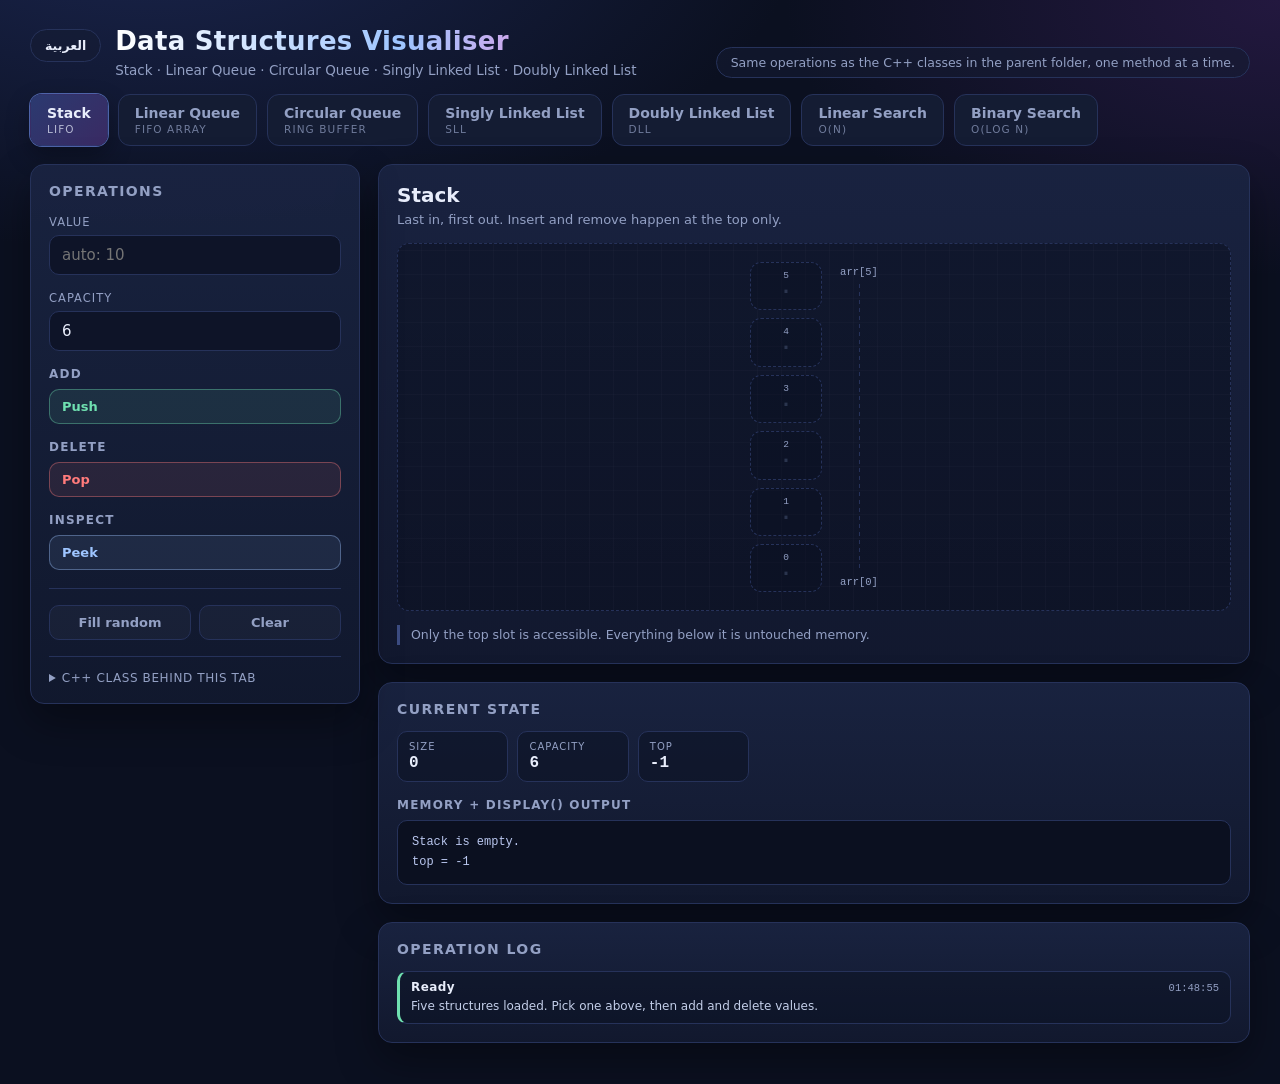
<file: website/index.html>
<!DOCTYPE html>
<html lang="en">
<head>
<meta charset="utf-8">
<meta name="viewport" content="width=device-width, initial-scale=1">
<title>Data Structures Visualiser</title>
<link rel="stylesheet" href="css/styles.css">
</head>
<body>

<header class="topbar">
  <div class="brand">
    <button type="button" class="lang-toggle" id="lang-toggle" data-i18n="lang.switch" data-i18n-attr="title:lang.title,aria-label:lang.title" title="Switch to Arabic" aria-label="Switch to Arabic">العربية</button>
    <div class="brand-text">
      <h1 data-i18n="brand.title">Data Structures Visualiser</h1>
      <p data-i18n="brand.list">Stack · Linear Queue · Circular Queue · Singly Linked List · Doubly Linked List</p>
    </div>
  </div>
  <p class="topbar-note" data-i18n="brand.note">Same operations as the C++ classes in the parent folder, one method at a time.</p>
</header>

<nav class="tabs" id="tabs" role="tablist" aria-label="Choose a data structure" data-i18n-attr="aria-label:tabs.aria"></nav>

<main class="layout">

  <section class="panel controls">
    <h2 data-i18n="panel.operations">Operations</h2>

    <div class="field">
      <label for="value" data-i18n="panel.value">Value</label>
      <input id="value" type="text" inputmode="numeric" autocomplete="off" placeholder="auto: 10">
    </div>

    <div class="field capacity-row" id="capacity-row" hidden>
      <label for="capacity" data-i18n="panel.capacity">Capacity</label>
      <input id="capacity" type="number" min="2" max="12" step="1" value="6">
    </div>

    <div class="op-group" data-kind="add">
      <h3 data-i18n="group.add">Add</h3>
      <div class="op-buttons"></div>
    </div>

    <div class="op-group" data-kind="del">
      <h3 data-i18n="group.del">Delete</h3>
      <div class="op-buttons"></div>
    </div>

    <div class="op-group" data-kind="inspect">
      <h3 data-i18n="group.inspect">Inspect</h3>
      <div class="op-buttons"></div>
    </div>

    <div class="manage">
      <button type="button" class="op op-manage" id="fill" data-i18n="btn.fill">Fill random</button>
      <button type="button" class="op op-manage is-danger" id="clear" data-i18n="btn.clear">Clear</button>
    </div>

    <details class="cpp">
      <summary data-i18n="cpp.summary">C++ class behind this tab</summary>
      <pre id="cpp-source"></pre>
    </details>
  </section>

  <section class="panel stage" id="stage">
    <div class="stage-head">
      <h2 id="stage-title">Stack</h2>
      <p id="stage-tagline"></p>
    </div>
    <div class="viz-wrap" id="viz"></div>
    <p class="insight" id="insight"></p>
  </section>

  <section class="panel state">
    <h2 data-i18n="panel.state">Current state</h2>
    <div class="chips" id="chips"></div>
    <h3 data-i18n="panel.raw">Memory + display() output</h3>
    <pre class="raw" id="raw"></pre>
  </section>

  <section class="panel log-panel">
    <h2 data-i18n="panel.log">Operation log</h2>
    <ol class="log" id="log"></ol>
  </section>

</main>

<script src="js/i18n.js"></script>
<script src="js/structures.js"></script>
<script src="js/catalog.js"></script>
<script src="js/renderers.js"></script>
<script src="js/app.js"></script>
</body>
</html>
</file>
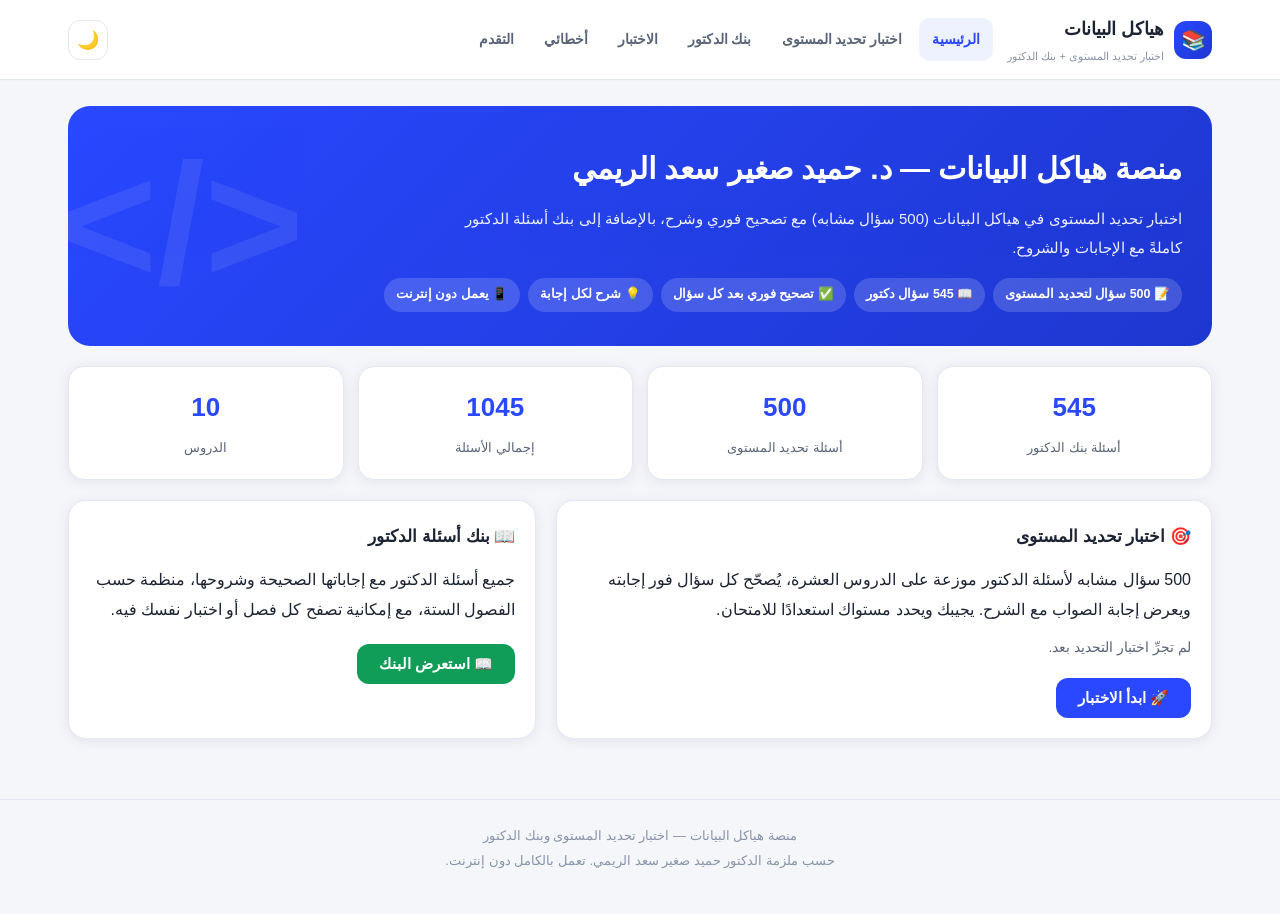
<file: questions.html>
<!DOCTYPE html>
<html lang="ar" dir="rtl">
<head>
<meta charset="UTF-8">
<meta name="viewport" content="width=device-width, initial-scale=1.0">
<title>منصة هياكل البيانات — اختبار تحديد المستوى وبنك الدكتور | د. حميد صغير سعد الريمي</title>
<style>
:root{
  --bg:#f4f6fa; --bg2:#ffffff; --bg3:#eef1f7;
  --tx:#1c2333; --tx2:#5a6478; --tx3:#8a93a8;
  --line:#e3e8f2; --pri:#2948ff; --pri2:#1e37d0;
  --ok:#0f9d58; --err:#d93025; --warn:#e59a00;
  --chip:#eef2ff; --shadow:0 2px 14px rgba(20,30,70,.08);
  --rub:#d93025; --card:#fff;
}
[data-theme="dark"]{
  --bg:#0f1420; --bg2:#161c2c; --bg3:#1d2437;
  --tx:#e7ebf5; --tx2:#a6b0c8; --tx3:#6b7590;
  --line:#2a3350; --pri:#6b87ff; --pri2:#8ea4ff;
  --ok:#34c779; --err:#ff6b63; --warn:#f2b93b;
  --chip:#232c47; --shadow:0 2px 14px rgba(0,0,0,.35);
  --rub:#ff6b63; --card:#161c2c;
}
*{box-sizing:border-box;margin:0;padding:0}
html{scroll-behavior:smooth}
body{
  font-family:"Segoe UI",Tahoma,"Noto Naskh Arabic",Arial,sans-serif;
  background:var(--bg);color:var(--tx);font-size:16px;line-height:1.9;
  min-height:100vh;transition:background .3s,color .3s;
}
::-webkit-scrollbar{width:10px;height:10px}
::-webkit-scrollbar-thumb{background:var(--line);border-radius:6px}
a{color:var(--pri);text-decoration:none}
button{font-family:inherit;cursor:pointer}
.wrap{max-width:1180px;margin:0 auto;padding:0 18px}

/* ---------- Header ---------- */
header.top{
  position:sticky;top:0;z-index:50;
  background:var(--bg2);border-bottom:1px solid var(--line);
  box-shadow:0 1px 0 rgba(0,0,0,.02);
}
.topbar{display:flex;align-items:center;gap:14px;padding:12px 18px;max-width:1180px;margin:0 auto}
.logo{display:flex;align-items:center;gap:10px;font-weight:800;font-size:18px}
.logo .ico{width:38px;height:38px;border-radius:12px;background:linear-gradient(135deg,var(--pri),var(--pri2));color:#fff;display:grid;place-items:center;font-size:20px;flex:0 0 auto}
.logo small{display:block;font-size:11px;font-weight:500;color:var(--tx3)}
nav.main{flex:1;display:flex;gap:4px;overflow-x:auto;scrollbar-width:none}
nav.main::-webkit-scrollbar{display:none}
nav.main a{
  padding:8px 13px;border-radius:10px;color:var(--tx2);white-space:nowrap;font-size:14px;font-weight:600;
}
nav.main a:hover{background:var(--bg3);color:var(--tx)}
nav.main a.act{background:var(--chip);color:var(--pri)}
.iconsch{display:flex;gap:8px;align-items:center}
.ibt{
  border:1px solid var(--line);background:var(--bg2);color:var(--tx2);
  width:40px;height:40px;border-radius:12px;font-size:18px;
  display:grid;place-items:center;transition:all .2s;
}
.ibt:hover{color:var(--pri);border-color:var(--pri)}
main{padding:26px 0 60px}
.page{display:none}
.page.show{display:block;animation:fade .3s}
@keyframes fade{from{opacity:0;transform:translateY(8px)}to{opacity:1;transform:none}}

/* ---------- Home ---------- */
.hero{
  background:linear-gradient(135deg,var(--pri),#1e37d0);
  color:#fff;border-radius:22px;padding:34px 30px;position:relative;overflow:hidden;
}
.hero::after{content:"</>";position:absolute;left:-10px;bottom:-40px;font-size:170px;font-weight:900;opacity:.08}
.hero h1{font-size:30px;margin-bottom:8px}
.hero p{font-size:15px;opacity:.92;max-width:720px}
.hero .tags{margin-top:16px;display:flex;gap:8px;flex-wrap:wrap}
.hero .tags span{background:rgba(255,255,255,.16);padding:5px 12px;border-radius:20px;font-size:12.5px;font-weight:600}
.stats{display:grid;grid-template-columns:repeat(4,1fr);gap:14px;margin:20px 0}
.stat{background:var(--bg2);border:1px solid var(--line);border-radius:16px;padding:16px;text-align:center;box-shadow:var(--shadow)}
.stat b{display:block;font-size:26px;color:var(--pri)}
.stat span{font-size:13px;color:var(--tx2)}
.grid2{display:grid;grid-template-columns:1.4fr 1fr;gap:20px}
.card{background:var(--bg2);border:1px solid var(--line);border-radius:18px;padding:20px;box-shadow:var(--shadow)}
.card h3{font-size:17px;margin-bottom:12px;display:flex;align-items:center;gap:8px}
.lessons-grid{display:grid;grid-template-columns:repeat(auto-fill,minmax(250px,1fr));gap:14px;margin-top:4px}
.lcard{
  background:var(--bg3);border:1px solid var(--line);border-radius:14px;padding:15px;
  cursor:pointer;transition:all .2s;position:relative;overflow:hidden;
}
.lcard:hover{transform:translateY(-4px);border-color:var(--pri);box-shadow:var(--shadow)}
.lcard .lnum{font-size:11px;font-weight:800;color:var(--pri);letter-spacing:.5px}
.lcard .lt{font-size:15px;font-weight:700;margin:2px 0 6px}
.lcard .ld{font-size:12.5px;color:var(--tx2);min-height:40px}
.lcard .lp{display:flex;justify-content:space-between;align-items:center;margin-top:8px;font-size:11.5px;color:var(--tx3)}
progress{width:100%;height:6px;border:none;border-radius:8px;background:var(--line);overflow:hidden}
progress::-webkit-progress-bar{background:var(--line);border-radius:8px}
progress::-webkit-progress-value{background:linear-gradient(90deg,var(--pri),#7b6bff);border-radius:8px}
.progrow{display:flex;align-items:center;gap:10px;margin:8px 0}
.progrow .pn{flex:0 0 150px;font-size:13px;white-space:nowrap;overflow:hidden;text-overflow:ellipsis}
.progrow .pp{font-size:12px;color:var(--tx3);width:44px;text-align:left}

/* ---------- Sections ---------- */
.pg-head{display:flex;align-items:center;justify-content:space-between;gap:12px;margin-bottom:16px;flex-wrap:wrap}
.pg-head h2{font-size:24px}
.pg-head p{color:var(--tx2);font-size:14px}
.badge{background:var(--chip);color:var(--pri);padding:4px 12px;border-radius:20px;font-size:12.5px;font-weight:700}

/* Lesson */
.lesson-nav{display:flex;gap:6px;overflow-x:auto;padding-bottom:6px;margin-bottom:16px}
.lesson-nav button{
  border:1px solid var(--line);background:var(--bg2);color:var(--tx2);
  border-radius:20px;padding:7px 14px;font-size:13px;font-weight:600;white-space:nowrap;flex:0 0 auto;
}
.lesson-nav button.act{background:var(--pri);color:#fff;border-color:var(--pri)}
.lesson-body{background:var(--bg2);border:1px solid var(--line);border-radius:18px;padding:26px;box-shadow:var(--shadow)}
.lesson-body h3{font-size:20px;margin:26px 0 10px;color:var(--pri);padding-right:12px;border-right:4px solid var(--pri)}
.lesson-body h3:first-child{margin-top:0}
.lesson-body h4{font-size:16px;margin:16px 0 8px}
.lesson-body p{margin:8px 0;color:var(--tx)}
.kbd{
  background:var(--bg3);border:1px solid var(--line);border-radius:8px;
  padding:1px 8px;font-family:Consolas,monospace;font-size:14px;color:var(--pri);direction:ltr;unicode-bidi:embed;
}
pre.code{
  direction:ltr;text-align:left;background:#131a2b;color:#e6edff;border-radius:14px;
  padding:16px 18px;font-family:Consolas,"Courier New",monospace;font-size:13.5px;line-height:1.8;
  overflow-x:auto;margin:12px 0;position:relative;
}
pre.code::before{content:"C++";position:absolute;top:0;left:0;background:var(--pri);color:#fff;font-size:10px;padding:2px 10px;border-radius:0 0 8px 0;letter-spacing:1px}
.trace{display:grid;grid-template-columns:repeat(auto-fit,minmax(120px,1fr));gap:8px;margin:12px 0}
.tnum{background:var(--bg3);border:1px solid var(--line);border-radius:10px;padding:8px 6px;text-align:center;font-size:12px}
.tnum b{display:block;font-family:Consolas,monospace;font-size:15px;color:var(--pri)}
.callout{
  border-right:4px solid var(--pri);background:var(--chip);border-radius:12px;
  padding:12px 16px;margin:14px 0;font-size:14.5px;
}
.callout.warn{border-right-color:var(--warn);background:rgba(229,154,0,.09)}
.callout.err{border-right-color:var(--err);background:rgba(217,48,37,.07)}
.callout.ok{border-right-color:var(--ok);background:rgba(15,157,88,.08)}
ul.tight{margin:8px 0 8px 22px}
ul.tight li{margin:5px 0}
table.tbl{width:100%;border-collapse:collapse;margin:12px 0;font-size:14px}
table.tbl th,table.tbl td{border:1px solid var(--line);padding:9px 12px;text-align:center}
table.tbl th{background:var(--bg3);color:var(--pri)}
table.tbl td code{direction:ltr;unicode-bidi:embed;font-family:Consolas,monospace;font-size:13px}
.term{display:inline-block;background:var(--bg3);border:1px solid var(--line);border-radius:8px;padding:0 8px;font-family:Consolas,monospace;font-size:13px;direction:ltr;unicode-bidi:embed}

/* Flashcards */
.fcard-wrap{display:grid;place-items:center;min-height:60vh}
.fcard{width:100%;max-width:640px;height:300px;perspective:1200px;cursor:pointer}
.fcard-in{position:relative;width:100%;height:100%;transition:transform .6s;transform-style:preserve-3d}
.fcard.flip .fcard-in{transform:rotateX(180deg)}
.fcard-f,.fcard-b{position:absolute;inset:0;backface-visibility:hidden;border-radius:22px;display:flex;flex-direction:column;align-items:center;justify-content:center;padding:30px;text-align:center;box-shadow:var(--shadow)}
.fcard-f{background:linear-gradient(135deg,var(--pri),#1e37d0);color:#fff;font-size:20px;font-weight:700}
.fcard-f small{position:absolute;top:16px;left:20px;font-size:11px;opacity:.7}
.fcard-b{background:var(--bg2);border:1px solid var(--line);transform:rotateX(180deg);font-size:16px;color:var(--tx)}
.fcard-ctl{display:flex;justify-content:center;gap:12px;margin-top:22px;flex-wrap:wrap}

/* Quiz */
.qbox{background:var(--bg2);border:1px solid var(--line);border-radius:18px;padding:26px;box-shadow:var(--shadow);max-width:820px;margin:0 auto}
.qmeta{display:flex;gap:8px;flex-wrap:wrap;margin-bottom:14px}
.qtag{padding:3px 12px;border-radius:16px;font-size:11.5px;font-weight:800}
.qtag.doc{background:rgba(41,72,255,.12);color:var(--pri)}
.qtag.sim{background:rgba(15,157,88,.12);color:var(--ok)}
.qtag.out{background:rgba(229,154,0,.14);color:var(--warn)}
.qtag.tf{background:var(--bg3);color:var(--tx2);border:1px solid var(--line)}
.qq{font-size:17.5px;font-weight:700;margin:10px 0 16px}
.opts{display:flex;flex-direction:column;gap:10px}
.opt{
  border:2px solid var(--line);background:var(--bg);border-radius:14px;padding:13px 16px;
  font-size:15.5px;display:flex;align-items:center;gap:12px;transition:all .15s;position:relative;
}
.opt:hover:not(:disabled){border-color:var(--pri)}
.opt input{width:19px;height:19px;accent-color:var(--pri);flex:0 0 auto;cursor:pointer}
.opt label{cursor:pointer;flex:1}
.opt.checked{border-color:var(--pri);background:var(--chip)}
.opt.right{border-color:var(--ok);background:rgba(15,157,88,.08)}
.opt.right .mark{color:var(--ok);font-size:19px;font-weight:900}
.opt.wrong{border-color:var(--err);background:rgba(217,48,37,.07)}
.opt.wrong .mark{color:var(--err);font-size:19px;font-weight:900}
.opt .mark{flex:0 0 auto;width:24px;text-align:center}
.qexpl{margin-top:16px;border-radius:14px;padding:14px 16px;font-size:14.5px;border:1px solid var(--line)}
.qexpl.good{background:rgba(15,157,88,.08);border-color:var(--ok)}
.qexpl.bad{background:rgba(217,48,37,.07);border-color:var(--err)}
.qexpl b{display:block;margin-bottom:4px}
.qbar{display:flex;align-items:center;justify-content:space-between;margin-bottom:16px;gap:10px;flex-wrap:wrap}
.qbar .qcnt{font-size:13.5px;color:var(--tx2)}
.qact{display:flex;gap:10px;justify-content:center;margin-top:18px;flex-wrap:wrap}
.btn{
  border:none;background:var(--pri);color:#fff;border-radius:12px;
  padding:11px 22px;font-size:15px;font-weight:700;transition:all .15s;
}
.btn:hover{background:var(--pri2);transform:translateY(-1px)}
.btn:disabled{opacity:.45;cursor:not-allowed;transform:none}
.btn.ghost{background:var(--bg2);color:var(--tx2);border:1px solid var(--line)}
.btn.ghost:hover{color:var(--pri);border-color:var(--pri)}
.btn.ok{background:var(--ok)}
.btn.err{background:var(--err)}
.btn.sm{padding:8px 15px;font-size:13.5px}

/* Exams */
.ex-grid{display:grid;grid-template-columns:repeat(auto-fill,minmax(240px,1fr));gap:14px}
.ex-card{background:var(--bg2);border:1px solid var(--line);border-radius:16px;padding:18px;box-shadow:var(--shadow)}
.ex-card h4{font-size:16px;margin-bottom:6px}
.ex-card p{font-size:13px;color:var(--tx2);margin-bottom:10px}
.ex-card .best{font-size:12px;color:var(--ok);font-weight:700}
.qnav-dots{display:flex;flex-wrap:wrap;gap:6px;justify-content:center;margin:14px 0}
.qdot{width:34px;height:34px;border-radius:10px;border:2px solid var(--line);background:var(--bg);color:var(--tx2);font-size:13px;font-weight:700}
.qdot.cur{border-color:var(--pri);color:var(--pri)}
.qdot.answered{background:var(--pri);color:#fff;border-color:var(--pri)}
.qdot.noted{background:var(--warn);color:#fff;border-color:var(--warn)}
.results{text-align:center;padding:20px 0}
.result-ring{width:150px;height:150px;border-radius:50%;margin:0 auto 18px;display:grid;place-items:center;background:conic-gradient(var(--ok) 0 70%,var(--bg3) 70% 100%);position:relative}
.result-ring::before{content:"";position:absolute;inset:12px;border-radius:50%;background:var(--bg2)}
.result-ring b{position:relative;font-size:30px}
.result-stats{display:flex;gap:12px;justify-content:center;flex-wrap:wrap;margin-bottom:16px}
.stat-mini{background:var(--bg3);border:1px solid var(--line);border-radius:12px;padding:10px 18px;min-width:110px}
.stat-mini b{display:block;font-size:22px}
.stat-mini small{color:var(--tx2)}

/* Tables for weak/mistakes */
.weak-bar{height:10px;border-radius:6px;background:var(--bg3);border:1px solid var(--line);overflow:hidden}
.weak-bar>div{height:100%;border-radius:6px;background:linear-gradient(90deg,#f2a93b,var(--err))}
.mrow{display:flex;align-items:center;gap:14px;padding:12px 4px;border-bottom:1px solid var(--line)}
.mrow:last-child{border-bottom:none}
.mrow .mq{flex:1;font-size:14.5px}
.mrow .mrs{font-size:12px;color:var(--tx2);white-space:nowrap}
.empty-state{text-align:center;padding:50px 20px;color:var(--tx3)}
.empty-state .big{font-size:52px;margin-bottom:10px}

/* footer */
footer{border-top:1px solid var(--line);padding:24px 0 40px;color:var(--tx3);font-size:13px;text-align:center}

@media(max-width:900px){
  .grid2{grid-template-columns:1fr}
  .stats{grid-template-columns:repeat(2,1fr)}
  .hero h1{font-size:24px}
}
@media(max-width:640px){
  .stats{grid-template-columns:repeat(2,1fr)}
  .lesson-body{padding:18px}
  .fcard{height:340px}
  .qbox{padding:18px}
}

button.opt{width:100%;text-align:right;font-family:inherit;color:var(--tx)}
.nbch{border:1px solid var(--line);background:var(--bg2);color:var(--tx2);border-radius:20px;padding:7px 14px;font-size:13px;font-weight:600;white-space:nowrap;flex:0 0 auto}
.nbch.act{background:var(--pri);color:#fff;border-color:var(--pri)}
.drow{background:var(--bg);border:1px solid var(--line);border-radius:14px;padding:14px 16px;margin:10px 0}
.quiz-jump{display:flex;align-items:center;justify-content:center;gap:8px;flex-wrap:wrap;margin:14px 0;padding:10px;background:var(--bg3);border:1px solid var(--line);border-radius:12px}
.quiz-jump input{width:100px;padding:8px 10px;border:1px solid var(--line);border-radius:10px;background:var(--bg2);color:var(--tx);font:inherit;text-align:center}
.quiz-jump .jump-info{font-size:12.5px;color:var(--tx2)}
.doc-options{display:grid;gap:7px;margin:10px 0}
.doc-option{border:1px solid var(--line);background:var(--bg2);border-radius:10px;padding:8px 11px;font-size:14px}
.doc-option.correct{border-color:var(--ok);background:rgba(15,157,88,.08);color:var(--ok);font-weight:700}
@media(max-width:640px){.quiz-jump{align-items:stretch}.quiz-jump input{width:92px}.quiz-jump .btn{padding:9px 13px}}
</style>
</head>
<body>
<header class="top"><div class="topbar"><div class="logo"><div class="ico">📚</div><div>هياكل البيانات<small>اختبار تحديد المستوى + بنك الدكتور</small></div></div><nav class="main" id="navMain"></nav><div class="iconsch"><button class="ibt" id="themeBtn" title="الوضع الليلي">🌙</button></div></div></header>
<main><div class="wrap">
<section class="page" id="pg-home">
<div class="hero"><h1>منصة هياكل البيانات — د. حميد صغير سعد الريمي</h1>
<p>اختبار تحديد المستوى في هياكل البيانات (500 سؤال مشابه) مع تصحيح فوري وشرح، بالإضافة إلى بنك أسئلة الدكتور كاملةً مع الإجابات والشروح.</p>
<div class="tags"><span>📝 500 سؤال لتحديد المستوى</span><span>📖 545 سؤال دكتور</span><span>✅ تصحيح فوري بعد كل سؤال</span><span>💡 شرح لكل إجابة</span><span>📱 يعمل دون إنترنت</span></div>
</div>
<div class="stats">
<div class="stat"><b id="statDoc">–</b><span>أسئلة بنك الدكتور</span></div>
<div class="stat"><b id="statPlace">–</b><span>أسئلة تحديد المستوى</span></div>
<div class="stat"><b id="statTotal">–</b><span>إجمالي الأسئلة</span></div>
<div class="stat"><b id="statLessons">–</b><span>الدروس</span></div>
</div>
<div class="grid2">
<div class="card"><h3>🎯 اختبار تحديد المستوى</h3>
<p>500 سؤال مشابه لأسئلة الدكتور موزعة على الدروس العشرة، يُصحّح كل سؤال فور إجابته ويعرض إجابة الصواب مع الشرح. يجيبك ويحدد مستواك استعدادًا للامتحان.</p>
<p id="plcBest" style="color:var(--tx2);font-size:14px;margin-top:8px"></p>
<div class="qact" style="justify-content:flex-start"><button class="btn" onclick="location.hash='#placement'">🚀 ابدأ الاختبار</button></div>
</div>
<div class="card"><h3>📖 بنك أسئلة الدكتور</h3>
<p>جميع أسئلة الدكتور مع إجاباتها الصحيحة وشروحها، منظمة حسب الفصول الستة، مع إمكانية تصفح كل فصل أو اختبار نفسك فيه.</p>
<div class="qact" style="justify-content:flex-start"><button class="btn ok" onclick="location.hash='#docbank'">📖 استعرض البنك</button></div>
</div>
</div>
</section>
<section class="page" id="pg-placement"><div id="placementBody"></div></section>
<section class="page" id="pg-docbank"><div id="docbankBody"></div></section>
<section class="page" id="pg-myquiz"><div id="pg-quizbox" style="display:none"><div class="qbox" id="quizBox"></div></div><div id="quizResults" style="display:none"></div></section>
<section class="page" id="pg-mistakes"><div id="mistakesBody"></div></section>
<section class="page" id="pg-progress"><div id="progressBody"></div></section>
</div></main>
<footer>منصة هياكل البيانات — اختبار تحديد المستوى وبنك الدكتور<br>حسب ملزمة الدكتور حميد صغير سعد الريمي. تعمل بالكامل دون إنترنت.</footer>
<script>
"use strict";
var LESSONS=[{"id":"intro","title":"المقدمة وأنواع البيانات"},{"id":"arrays","title":"المصفوفات"},{"id":"staticlist","title":"القوائم الإستاتيكية"},{"id":"stack","title":"المكدس Stack"},{"id":"queue","title":"الطابور Queue"},{"id":"linkedlist","title":"القوائم المتصلة"},{"id":"doubly","title":"القوائم الثنائية والدائرية"},{"id":"trees","title":"الأشجار الثنائية"},{"id":"sorting","title":"الترتيب"},{"id":"searching","title":"البحث"}];
var CHAPTERS=[{"id":"A","title":"الفصل الأول","note":"الأسئلة 1–52"},{"id":"B","title":"الفصل الثاني","note":"الأسئلة 53–78"},{"id":"C","title":"الفصل الثالث","note":"الأسئلة 79–129"},{"id":"D","title":"الفصل الرابع","note":"الأسئلة 130–170"},{"id":"E","title":"الفصل الخامس","note":"الأسئلة 171–194"},{"id":"F","title":"الفصل السادس","note":"الأسئلة 195–218"}];
var QUESTIONS=[{"id":"p1","bank":"place","lesson":"intro","type":"mcq","src":"sim","q":"أي تصنيف صحيح لهيكل المصفوفة؟","opts":[{"id":"a1","t":"لا يوجد"},{"id":"a2","t":"لا يمكن تحديده"},{"id":"a3","t":"غير خطي"},{"id":"a4","t":"خطي"}],"correct":"a4","exp":"المصفوفة هيكل خطي."},{"id":"p2","bank":"place","lesson":"intro","type":"mcq","src":"sim","q":"هل الهيكل المصفوفة إستاتيكي أم ديناميكي؟","opts":[{"id":"a1","t":"لا يمكن تحديده"},{"id":"a2","t":"لا يوجد"},{"id":"a3","t":"إستاتيكي"},{"id":"a4","t":"ديناميكي"}],"correct":"a3","exp":"المصفوفة هيكل إستاتيكي الحجم."},{"id":"p3","bank":"place","lesson":"intro","type":"mcq","src":"sim","q":"أي تصنيف صحيح لهيكل القائمة المتصلة؟","opts":[{"id":"a1","t":"غير خطي"},{"id":"a2","t":"لا يوجد"},{"id":"a3","t":"لا يمكن تحديده"},{"id":"a4","t":"خطي"}],"correct":"a4","exp":"القائمة المتصلة هيكل خطي."},{"id":"p4","bank":"place","lesson":"intro","type":"mcq","src":"sim","q":"هل الهيكل القائمة المتصلة إستاتيكي أم ديناميكي؟","opts":[{"id":"a1","t":"لا يوجد"},{"id":"a2","t":"إستاتيكي"},{"id":"a3","t":"ديناميكي"},{"id":"a4","t":"لا يمكن تحديده"}],"correct":"a3","exp":"القائمة المتصلة هيكل ديناميكي الحجم."},{"id":"p5","bank":"place","lesson":"intro","type":"mcq","src":"sim","q":"أي تصنيف صحيح لهيكل المكدس؟","opts":[{"id":"a1","t":"لا يمكن تحديده"},{"id":"a2","t":"لا يوجد"},{"id":"a3","t":"خطي"},{"id":"a4","t":"غير خطي"}],"correct":"a3","exp":"المكدس هيكل خطي."},{"id":"p6","bank":"place","lesson":"intro","type":"mcq","src":"sim","q":"هل الهيكل المكدس إستاتيكي أم ديناميكي؟","opts":[{"id":"a1","t":"لا يمكن تحديده"},{"id":"a2","t":"لا يوجد"},{"id":"a3","t":"ديناميكي"},{"id":"a4","t":"إستاتيكي"}],"correct":"a3","exp":"المكدس هيكل ديناميكي الحجم."},{"id":"p7","bank":"place","lesson":"intro","type":"mcq","src":"sim","q":"أي تصنيف صحيح لهيكل الطابور؟","opts":[{"id":"a1","t":"لا يمكن تحديده"},{"id":"a2","t":"غير خطي"},{"id":"a3","t":"لا يوجد"},{"id":"a4","t":"خطي"}],"correct":"a4","exp":"الطابور هيكل خطي."},{"id":"p8","bank":"place","lesson":"intro","type":"mcq","src":"sim","q":"هل الهيكل الطابور إستاتيكي أم ديناميكي؟","opts":[{"id":"a1","t":"إستاتيكي"},{"id":"a2","t":"ديناميكي"},{"id":"a3","t":"لا يمكن تحديده"},{"id":"a4","t":"لا يوجد"}],"correct":"a2","exp":"الطابور هيكل ديناميكي الحجم."},{"id":"p9","bank":"place","lesson":"intro","type":"mcq","src":"sim","q":"أي تصنيف صحيح لهيكل الشجرة؟","opts":[{"id":"a1","t":"غير خطي"},{"id":"a2","t":"لا يمكن تحديده"},{"id":"a3","t":"لا يوجد"},{"id":"a4","t":"خطي"}],"correct":"a1","exp":"الشجرة هيكل غير خطي."},{"id":"p10","bank":"place","lesson":"intro","type":"mcq","src":"sim","q":"هل الهيكل الشجرة إستاتيكي أم ديناميكي؟","opts":[{"id":"a1","t":"إستاتيكي"},{"id":"a2","t":"ديناميكي"},{"id":"a3","t":"لا يوجد"},{"id":"a4","t":"لا يمكن تحديده"}],"correct":"a2","exp":"الشجرة هيكل ديناميكي الحجم."},{"id":"p11","bank":"place","lesson":"intro","type":"mcq","src":"sim","q":"أي تصنيف صحيح لهيكل الرسم البياني؟","opts":[{"id":"a1","t":"غير خطي"},{"id":"a2","t":"لا يمكن تحديده"},{"id":"a3","t":"لا يوجد"},{"id":"a4","t":"خطي"}],"correct":"a1","exp":"الرسم البياني هيكل غير خطي."},{"id":"p12","bank":"place","lesson":"intro","type":"mcq","src":"sim","q":"هل الهيكل الرسم البياني إستاتيكي أم ديناميكي؟","opts":[{"id":"a1","t":"لا يمكن تحديده"},{"id":"a2","t":"لا يوجد"},{"id":"a3","t":"إستاتيكي"},{"id":"a4","t":"ديناميكي"}],"correct":"a4","exp":"الرسم البياني هيكل ديناميكي الحجم."},{"id":"p13","bank":"place","lesson":"intro","type":"mcq","src":"sim","q":"النوع int يُصنف من أنواع البيانات:","opts":[{"id":"a1","t":"أساسية (قياسية)"},{"id":"a2","t":"غير موجودة"},{"id":"a3","t":"لا يمكن تحديده"},{"id":"a4","t":"مركبة"}],"correct":"a1","exp":"int نوع أساسي قياسي."},{"id":"p14","bank":"place","lesson":"intro","type":"mcq","src":"sim","q":"النوع float يُصنف من أنواع البيانات:","opts":[{"id":"a1","t":"أساسية (قياسية)"},{"id":"a2","t":"غير موجودة"},{"id":"a3","t":"مركبة"},{"id":"a4","t":"لا يمكن تحديده"}],"correct":"a1","exp":"float نوع أساسي قياسي."},{"id":"p15","bank":"place","lesson":"intro","type":"mcq","src":"sim","q":"النوع char يُصنف من أنواع البيانات:","opts":[{"id":"a1","t":"غير موجودة"},{"id":"a2","t":"لا يمكن تحديده"},{"id":"a3","t":"مركبة"},{"id":"a4","t":"أساسية (قياسية)"}],"correct":"a4","exp":"char نوع أساسي قياسي."},{"id":"p16","bank":"place","lesson":"intro","type":"mcq","src":"sim","q":"النوع Boolean يُصنف من أنواع البيانات:","opts":[{"id":"a1","t":"مركبة"},{"id":"a2","t":"أساسية (قياسية)"},{"id":"a3","t":"غير موجودة"},{"id":"a4","t":"لا يمكن تحديده"}],"correct":"a2","exp":"Boolean نوع أساسي قياسي."},{"id":"p17","bank":"place","lesson":"intro","type":"mcq","src":"sim","q":"البنية المصفوفة Array من حيث نوع البيانات:","opts":[{"id":"a1","t":"لا يمكن تحديده"},{"id":"a2","t":"مركبة"},{"id":"a3","t":"غير موجودة"},{"id":"a4","t":"أساسية"}],"correct":"a2","exp":"المصفوفة Array نوع مركب."},{"id":"p18","bank":"place","lesson":"intro","type":"mcq","src":"sim","q":"البنية السجل Record من حيث نوع البيانات:","opts":[{"id":"a1","t":"غير موجودة"},{"id":"a2","t":"مركبة"},{"id":"a3","t":"لا يمكن تحديده"},{"id":"a4","t":"أساسية"}],"correct":"a2","exp":"السجل Record نوع مركب."},{"id":"p19","bank":"place","lesson":"intro","type":"mcq","src":"sim","q":"البنية الهيكل Structure من حيث نوع البيانات:","opts":[{"id":"a1","t":"غير موجودة"},{"id":"a2","t":"مركبة"},{"id":"a3","t":"لا يمكن تحديده"},{"id":"a4","t":"أساسية"}],"correct":"a2","exp":"الهيكل Structure نوع مركب."},{"id":"p20","bank":"place","lesson":"intro","type":"mcq","src":"sim","q":"البنية القائمة المتصلة من حيث نوع البيانات:","opts":[{"id":"a1","t":"مركبة"},{"id":"a2","t":"أساسية"},{"id":"a3","t":"لا يمكن تحديده"},{"id":"a4","t":"غير موجودة"}],"correct":"a1","exp":"القائمة المتصلة نوع مركب."},{"id":"p21","bank":"place","lesson":"intro","type":"mcq","src":"sim","q":"هل عملية الإدخال من العمليات الأساسية على البيانات؟","opts":[{"id":"a1","t":"فقط في الروسم"},{"id":"a2","t":"لا"},{"id":"a3","t":"نادرًا"},{"id":"a4","t":"نعم"}],"correct":"a4","exp":"الإدخال عملية أساسية على البيانات."},{"id":"p22","bank":"place","lesson":"intro","type":"mcq","src":"sim","q":"هل عملية الحذف من العمليات الأساسية على البيانات؟","opts":[{"id":"a1","t":"نعم"},{"id":"a2","t":"لا"},{"id":"a3","t":"فقط في الروسم"},{"id":"a4","t":"نادرًا"}],"correct":"a1","exp":"الحذف عملية أساسية على البيانات."},{"id":"p23","bank":"place","lesson":"intro","type":"mcq","src":"sim","q":"هل عملية البحث من العمليات الأساسية على البيانات؟","opts":[{"id":"a1","t":"نادرًا"},{"id":"a2","t":"فقط في الروسم"},{"id":"a3","t":"نعم"},{"id":"a4","t":"لا"}],"correct":"a3","exp":"البحث عملية أساسية على البيانات."},{"id":"p24","bank":"place","lesson":"intro","type":"mcq","src":"sim","q":"هل عملية الترتيب من العمليات الأساسية على البيانات؟","opts":[{"id":"a1","t":"نادرًا"},{"id":"a2","t":"نعم"},{"id":"a3","t":"لا"},{"id":"a4","t":"فقط في الروسم"}],"correct":"a2","exp":"الترتيب عملية أساسية على البيانات."},{"id":"p25","bank":"place","lesson":"intro","type":"mcq","src":"sim","q":"هل عملية الدمج من العمليات الأساسية على البيانات؟","opts":[{"id":"a1","t":"نعم"},{"id":"a2","t":"فقط في الروسم"},{"id":"a3","t":"لا"},{"id":"a4","t":"نادرًا"}],"correct":"a1","exp":"الدمج عملية أساسية على البيانات."},{"id":"p26","bank":"place","lesson":"intro","type":"mcq","src":"sim","q":"هل عملية التحديث من العمليات الأساسية على البيانات؟","opts":[{"id":"a1","t":"فقط في الروسم"},{"id":"a2","t":"لا"},{"id":"a3","t":"نادرًا"},{"id":"a4","t":"نعم"}],"correct":"a4","exp":"التحديث عملية أساسية على البيانات."},{"id":"p27","bank":"place","lesson":"intro","type":"mcq","src":"sim","q":"ما الغاية الأساسية من دراسة هياكل البيانات؟","opts":[{"id":"a1","t":"تزيين الشاشة"},{"id":"a2","t":"ترقية نظام التشغيل"},{"id":"a3","t":"تنظيم البيانات وتسهيل التعامل معها"},{"id":"a4","t":"تسريع الطابعة"}],"correct":"a3","exp":"هياكل البيانات تنظّم البيانات وتخزنها بطريقة تسهل التعامل معها."},{"id":"p28","bank":"place","lesson":"intro","type":"mcq","src":"sim","q":"العلاقة المنطقية بين عناصر البيانات يحددها:","opts":[{"id":"a1","t":"المبرمج"},{"id":"a2","t":"نظام التشغيل"},{"id":"a3","t":"الجهاز فقط"},{"id":"a4","t":"الطابعة"}],"correct":"a1","exp":"التركيب المنطقي يحدده المبرمج."},{"id":"p29","bank":"place","lesson":"intro","type":"mcq","src":"sim","q":"التركيب الفيزيائي للبيانات يهتم بـ:","opts":[{"id":"a1","t":"أسماء المتغيرات"},{"id":"a2","t":"ترتيب البرامج"},{"id":"a3","t":"تمثيل البيانات بالبتات 0 و 1"},{"id":"a4","t":"علاقات البيانات"}],"correct":"a3","exp":"الفيزيائي يركز على التمثيل الثنائي على الوسائط."},{"id":"p30","bank":"place","lesson":"intro","type":"mcq","src":"sim","q":"سرعة الحصول على المعلومة تتأثر بـ:","opts":[{"id":"a1","t":"الخوارزمية والعتاد معًا"},{"id":"a2","t":"لغة العرض فقط"},{"id":"a3","t":"العتاد فقط"},{"id":"a4","t":"الخوارزمية فقط"}],"correct":"a1","exp":"الخوارزمية والعتاد يؤثران معًا في السرعة."},{"id":"p31","bank":"place","lesson":"intro","type":"mcq","src":"sim","q":"أي جملة صحيحة عن الهيكل الديناميكي؟","opts":[{"id":"a1","t":"حجمه ثابت دائمًا"},{"id":"a2","t":"غير قابل للإضافة"},{"id":"a3","t":"يتغير حجمه أثناء التنفيذ"},{"id":"a4","t":"لا يشغل ذاكرة"}],"correct":"a3","exp":"الديناميكي يحجز الذاكرة حسب الحاجة ويتغير حجمه."},{"id":"p32","bank":"place","lesson":"intro","type":"mcq","src":"sim","q":"أي جملة صحيحة عن الهيكل الإستاتيكي؟","opts":[{"id":"a1","t":"حجمه لا يتغير أثناء التنفيذ"},{"id":"a2","t":"يلازم لوحة المفاتيح"},{"id":"a3","t":"حجمه غير محدد"},{"id":"a4","t":"يُوسع تلقائيًا"}],"correct":"a1","exp":"الإستاتيكي محدد الحجم وثابت أثناء التنفيذ."},{"id":"p33","bank":"place","lesson":"intro","type":"mcq","src":"sim","q":"ما النوع الأنسب لتخزين قيم صحيحة؟","opts":[{"id":"a1","t":"Boolean"},{"id":"a2","t":"float"},{"id":"a3","t":"int"},{"id":"a4","t":"char"}],"correct":"a3","exp":"النوع int أنسب لتخزين قيم صحيحة."},{"id":"p34","bank":"place","lesson":"intro","type":"mcq","src":"sim","q":"ما النوع الأنسب لتخزين قيم عشرية؟","opts":[{"id":"a1","t":"char"},{"id":"a2","t":"Boolean"},{"id":"a3","t":"float"},{"id":"a4","t":"int"}],"correct":"a3","exp":"النوع float أنسب لتخزين قيم عشرية."},{"id":"p35","bank":"place","lesson":"intro","type":"mcq","src":"sim","q":"ما النوع الأنسب لتخزين حرف واحد؟","opts":[{"id":"a1","t":"char"},{"id":"a2","t":"float"},{"id":"a3","t":"Boolean"},{"id":"a4","t":"int"}],"correct":"a1","exp":"النوع char أنسب لتخزين حرف واحد."},{"id":"p36","bank":"place","lesson":"intro","type":"mcq","src":"sim","q":"ما النوع الأنسب لتخزين قيم منطقية (صواب/خطأ)؟","opts":[{"id":"a1","t":"char"},{"id":"a2","t":"int"},{"id":"a3","t":"float"},{"id":"a4","t":"Boolean"}],"correct":"a4","exp":"النوع Boolean أنسب لتخزين قيم منطقية (صواب/خطأ)."},{"id":"p37","bank":"place","lesson":"intro","type":"tf","src":"out","q":"هياكل البيانات تساعد على تنظيم البيانات وتخزينها وتسهيل التعامل معها.","opts":[{"id":"t","t":"صحيحة"},{"id":"f","t":"خاطئة"}],"correct":"t","exp":"هياكل البيانات تنظّم وتخزن البيانات وتسهل التعامل معها."},{"id":"p38","bank":"place","lesson":"intro","type":"tf","src":"sim","q":"الأشجار والمخططات من الهياكل الخطية.","opts":[{"id":"t","t":"صحيحة"},{"id":"f","t":"خاطئة"}],"correct":"f","exp":"هياكل غير خطية."},{"id":"p39","bank":"place","lesson":"intro","type":"tf","src":"sim","q":"المصفوفات من أنواع البيانات المركبة.","opts":[{"id":"t","t":"صحيحة"},{"id":"f","t":"خاطئة"}],"correct":"t","exp":"نوع مركب."},{"id":"p40","bank":"place","lesson":"intro","type":"tf","src":"sim","q":"النوع int من الأنواع الأساسية.","opts":[{"id":"t","t":"صحيحة"},{"id":"f","t":"خاطئة"}],"correct":"t","exp":"نوع أساسي."},{"id":"p41","bank":"place","lesson":"intro","type":"tf","src":"sim","q":"النوع Boolean من الأنواع المركبة.","opts":[{"id":"t","t":"صحيحة"},{"id":"f","t":"خاطئة"}],"correct":"f","exp":"نوع أساسي منطقي."},{"id":"p42","bank":"place","lesson":"intro","type":"tf","src":"sim","q":"يمكن تغيير حجم الهيكل الإستاتيكي بسهولة أثناء التنفيذ.","opts":[{"id":"t","t":"صحيحة"},{"id":"f","t":"خاطئة"}],"correct":"f","exp":"الحجم الإستاتيكي ثابت."},{"id":"p43","bank":"place","lesson":"intro","type":"tf","src":"sim","q":"الهياكل الديناميكية تحجز الذاكرة عند الحاجة فقط.","opts":[{"id":"t","t":"صحيحة"},{"id":"f","t":"خاطئة"}],"correct":"t","exp":"الحجز الديناميكي حسب الحاجة."},{"id":"p44","bank":"place","lesson":"intro","type":"tf","src":"out","q":"التركيب الفيزيائي يهتم بعلاقات البيانات.","opts":[{"id":"t","t":"صحيحة"},{"id":"f","t":"خاطئة"}],"correct":"f","exp":"علاقات البيانات منطقية."},{"id":"p45","bank":"place","lesson":"intro","type":"tf","src":"sim","q":"سرعة الحصول على المعلومات تتأثر بالخوارزمية والعتاد.","opts":[{"id":"t","t":"صحيحة"},{"id":"f","t":"خاطئة"}],"correct":"t","exp":"كلاهما مؤثر."},{"id":"p46","bank":"place","lesson":"intro","type":"tf","src":"sim","q":"السجل Record يجمع بيانات مترابطة لتحقيق هدف محدد.","opts":[{"id":"t","t":"صحيحة"},{"id":"f","t":"خاطئة"}],"correct":"t","exp":"السجل يضم بيانات مترابطة لغرض محدد."},{"id":"p47","bank":"place","lesson":"intro","type":"tf","src":"sim","q":"لا يمكن تمثيل المكدس والطوابير باستخدام المصفوفات.","opts":[{"id":"t","t":"صحيحة"},{"id":"f","t":"خاطئة"}],"correct":"f","exp":"يمكن تمثيلها بالمصفوفات."},{"id":"p48","bank":"place","lesson":"intro","type":"tf","src":"sim","q":"عمليات البحث والفرز من العمليات الأساسية على البيانات.","opts":[{"id":"t","t":"صحيحة"},{"id":"f","t":"خاطئة"}],"correct":"t","exp":"الفرز والبحث والحذف أساسية."},{"id":"p49","bank":"place","lesson":"intro","type":"tf","src":"sim","q":"char و Boolean من أنواع البيانات القياسية.","opts":[{"id":"t","t":"صحيحة"},{"id":"f","t":"خاطئة"}],"correct":"t","exp":"من الأنواع الأساسية."},{"id":"p50","bank":"place","lesson":"intro","type":"tf","src":"sim","q":"عند التصريح عن مصفوفة يتغير حجمها دائمًا في الذاكرة.","opts":[{"id":"t","t":"صحيحة"},{"id":"f","t":"خاطئة"}],"correct":"f","exp":"حجم المصفوفة ثابت بعد التعريف."},{"id":"p51","bank":"place","lesson":"arrays","type":"mcq","src":"sim","q":"المصفوفة int a[2]; كم عدد العناصر التي تحتويها؟","opts":[{"id":"a1","t":"2"},{"id":"a2","t":"15"},{"id":"a3","t":"76"},{"id":"a4","t":"62"}],"correct":"a1","exp":"عدد العناصر يساوي الحجم المصرح به 2."},{"id":"p52","bank":"place","lesson":"arrays","type":"mcq","src":"sim","q":"المصفوفة int a[2]; ما هو آخر دليل Index؟","opts":[{"id":"a1","t":"39"},{"id":"a2","t":"6"},{"id":"a3","t":"1"},{"id":"a4","t":"113"}],"correct":"a3","exp":"آخر دليل = الحجم - 1 = 1 لأن الترقيم من 0."},{"id":"p53","bank":"place","lesson":"arrays","type":"mcq","src":"sim","q":"المصفوفة int a[3]; كم عدد العناصر التي تحتويها؟","opts":[{"id":"a1","t":"30"},{"id":"a2","t":"20"},{"id":"a3","t":"3"},{"id":"a4","t":"32"}],"correct":"a3","exp":"عدد العناصر يساوي الحجم المصرح به 3."},{"id":"p54","bank":"place","lesson":"arrays","type":"mcq","src":"sim","q":"المصفوفة int a[3]; ما هو آخر دليل Index؟","opts":[{"id":"a1","t":"40"},{"id":"a2","t":"64"},{"id":"a3","t":"2"},{"id":"a4","t":"66"}],"correct":"a3","exp":"آخر دليل = الحجم - 1 = 2 لأن الترقيم من 0."},{"id":"p55","bank":"place","lesson":"arrays","type":"mcq","src":"sim","q":"المصفوفة int a[4]; كم عدد العناصر التي تحتويها؟","opts":[{"id":"a1","t":"147"},{"id":"a2","t":"4"},{"id":"a3","t":"29"},{"id":"a4","t":"22"}],"correct":"a2","exp":"عدد العناصر يساوي الحجم المصرح به 4."},{"id":"p56","bank":"place","lesson":"arrays","type":"mcq","src":"sim","q":"المصفوفة int a[4]; ما هو آخر دليل Index؟","opts":[{"id":"a1","t":"30"},{"id":"a2","t":"34"},{"id":"a3","t":"3"},{"id":"a4","t":"13"}],"correct":"a3","exp":"آخر دليل = الحجم - 1 = 3 لأن الترقيم من 0."},{"id":"p57","bank":"place","lesson":"arrays","type":"mcq","src":"sim","q":"المصفوفة int a[5]; كم عدد العناصر التي تحتويها؟","opts":[{"id":"a1","t":"90"},{"id":"a2","t":"9"},{"id":"a3","t":"89"},{"id":"a4","t":"5"}],"correct":"a4","exp":"عدد العناصر يساوي الحجم المصرح به 5."},{"id":"p58","bank":"place","lesson":"arrays","type":"mcq","src":"sim","q":"المصفوفة int a[5]; ما هو آخر دليل Index؟","opts":[{"id":"a1","t":"61"},{"id":"a2","t":"4"},{"id":"a3","t":"71"},{"id":"a4","t":"116"}],"correct":"a2","exp":"آخر دليل = الحجم - 1 = 4 لأن الترقيم من 0."},{"id":"p59","bank":"place","lesson":"arrays","type":"mcq","src":"sim","q":"المصفوفة int a[6]; كم عدد العناصر التي تحتويها؟","opts":[{"id":"a1","t":"6"},{"id":"a2","t":"134"},{"id":"a3","t":"65"},{"id":"a4","t":"11"}],"correct":"a1","exp":"عدد العناصر يساوي الحجم المصرح به 6."},{"id":"p60","bank":"place","lesson":"arrays","type":"mcq","src":"sim","q":"المصفوفة int a[6]; ما هو آخر دليل Index؟","opts":[{"id":"a1","t":"79"},{"id":"a2","t":"87"},{"id":"a3","t":"5"},{"id":"a4","t":"35"}],"correct":"a3","exp":"آخر دليل = الحجم - 1 = 5 لأن الترقيم من 0."},{"id":"p61","bank":"place","lesson":"arrays","type":"mcq","src":"sim","q":"المصفوفة int a[8]; كم عدد العناصر التي تحتويها؟","opts":[{"id":"a1","t":"8"},{"id":"a2","t":"23"},{"id":"a3","t":"44"},{"id":"a4","t":"136"}],"correct":"a1","exp":"عدد العناصر يساوي الحجم المصرح به 8."},{"id":"p62","bank":"place","lesson":"arrays","type":"mcq","src":"sim","q":"المصفوفة int a[8]; ما هو آخر دليل Index؟","opts":[{"id":"a1","t":"47"},{"id":"a2","t":"124"},{"id":"a3","t":"32"},{"id":"a4","t":"7"}],"correct":"a4","exp":"آخر دليل = الحجم - 1 = 7 لأن الترقيم من 0."},{"id":"p63","bank":"place","lesson":"arrays","type":"mcq","src":"sim","q":"المصفوفة int a[10]; كم عدد العناصر التي تحتويها؟","opts":[{"id":"a1","t":"16"},{"id":"a2","t":"10"},{"id":"a3","t":"27"},{"id":"a4","t":"53"}],"correct":"a2","exp":"عدد العناصر يساوي الحجم المصرح به 10."},{"id":"p64","bank":"place","lesson":"arrays","type":"mcq","src":"sim","q":"المصفوفة int a[10]; ما هو آخر دليل Index؟","opts":[{"id":"a1","t":"149"},{"id":"a2","t":"50"},{"id":"a3","t":"9"},{"id":"a4","t":"65"}],"correct":"a3","exp":"آخر دليل = الحجم - 1 = 9 لأن الترقيم من 0."},{"id":"p65","bank":"place","lesson":"arrays","type":"mcq","src":"sim","q":"المصفوفة int a[12]; كم عدد العناصر التي تحتويها؟","opts":[{"id":"a1","t":"137"},{"id":"a2","t":"110"},{"id":"a3","t":"3"},{"id":"a4","t":"12"}],"correct":"a4","exp":"عدد العناصر يساوي الحجم المصرح به 12."},{"id":"p66","bank":"place","lesson":"arrays","type":"mcq","src":"sim","q":"المصفوفة int a[12]; ما هو آخر دليل Index؟","opts":[{"id":"a1","t":"11"},{"id":"a2","t":"107"},{"id":"a3","t":"129"},{"id":"a4","t":"20"}],"correct":"a1","exp":"آخر دليل = الحجم - 1 = 11 لأن الترقيم من 0."},{"id":"p67","bank":"place","lesson":"arrays","type":"mcq","src":"sim","q":"أول دليل في مصفوفة بلغة C++ هو:","opts":[{"id":"a1","t":"0"},{"id":"a2","t":"-1"},{"id":"a3","t":"size"},{"id":"a4","t":"1"}],"correct":"a1","exp":"الترقيم في C++ يبدأ من الصفر."},{"id":"p68","bank":"place","lesson":"arrays","type":"mcq","src":"sim","q":"آخر دليل في مصفوفة من 10 عناصر هو:","opts":[{"id":"a1","t":"10"},{"id":"a2","t":"11"},{"id":"a3","t":"9"},{"id":"a4","t":"0"}],"correct":"a3","exp":"آخر دليل = 10-1 = 9."},{"id":"p69","bank":"place","lesson":"arrays","type":"mcq","src":"sim","q":"إذا كانت int a[3] = {5,15,25}; فإن قيمة a[1] هي:","opts":[{"id":"a1","t":"15"},{"id":"a2","t":"131"},{"id":"a3","t":"37"},{"id":"a4","t":"24"}],"correct":"a1","exp":"a[1] عنصر رقم 2 وقيمته 15."},{"id":"p70","bank":"place","lesson":"arrays","type":"mcq","src":"sim","q":"إذا كانت int a[3] = {5,15,25}; فإن قيمة a[2] هي:","opts":[{"id":"a1","t":"25"},{"id":"a2","t":"14"},{"id":"a3","t":"28"},{"id":"a4","t":"67"}],"correct":"a1","exp":"a[2] عنصر رقم 3 وقيمته 25."},{"id":"p71","bank":"place","lesson":"arrays","type":"mcq","src":"sim","q":"إذا كانت int a[3] = {5,15,25}; فإن مجموع عناصر المصفوفة هو:","opts":[{"id":"a1","t":"140"},{"id":"a2","t":"41"},{"id":"a3","t":"45"},{"id":"a4","t":"7"}],"correct":"a3","exp":"المجموع الكلي للعناصر = 45."},{"id":"p72","bank":"place","lesson":"arrays","type":"mcq","src":"sim","q":"إذا كانت int a[4] = {5,15,25,35}; فإن قيمة a[1] هي:","opts":[{"id":"a1","t":"70"},{"id":"a2","t":"102"},{"id":"a3","t":"15"},{"id":"a4","t":"159"}],"correct":"a3","exp":"a[1] عنصر رقم 2 وقيمته 15."},{"id":"p73","bank":"place","lesson":"arrays","type":"mcq","src":"sim","q":"إذا كانت int a[4] = {5,15,25,35}; فإن قيمة a[2] هي:","opts":[{"id":"a1","t":"72"},{"id":"a2","t":"25"},{"id":"a3","t":"159"},{"id":"a4","t":"58"}],"correct":"a2","exp":"a[2] عنصر رقم 3 وقيمته 25."},{"id":"p74","bank":"place","lesson":"arrays","type":"mcq","src":"sim","q":"إذا كانت int a[4] = {5,15,25,35}; فإن قيمة a[3] هي:","opts":[{"id":"a1","t":"12"},{"id":"a2","t":"48"},{"id":"a3","t":"87"},{"id":"a4","t":"35"}],"correct":"a4","exp":"a[3] عنصر رقم 4 وقيمته 35."},{"id":"p75","bank":"place","lesson":"arrays","type":"mcq","src":"sim","q":"إذا كانت int a[4] = {5,15,25,35}; فإن مجموع عناصر المصفوفة هو:","opts":[{"id":"a1","t":"142"},{"id":"a2","t":"124"},{"id":"a3","t":"80"},{"id":"a4","t":"99"}],"correct":"a3","exp":"المجموع الكلي للعناصر = 80."},{"id":"p76","bank":"place","lesson":"arrays","type":"mcq","src":"sim","q":"إذا كانت int a[5] = {5,15,25,35,45}; فإن قيمة a[1] هي:","opts":[{"id":"a1","t":"14"},{"id":"a2","t":"69"},{"id":"a3","t":"15"},{"id":"a4","t":"123"}],"correct":"a3","exp":"a[1] عنصر رقم 2 وقيمته 15."},{"id":"p77","bank":"place","lesson":"arrays","type":"mcq","src":"sim","q":"إذا كانت int a[5] = {5,15,25,35,45}; فإن قيمة a[2] هي:","opts":[{"id":"a1","t":"48"},{"id":"a2","t":"8"},{"id":"a3","t":"25"},{"id":"a4","t":"149"}],"correct":"a3","exp":"a[2] عنصر رقم 3 وقيمته 25."},{"id":"p78","bank":"place","lesson":"arrays","type":"mcq","src":"sim","q":"إذا كانت int a[5] = {5,15,25,35,45}; فإن قيمة a[4] هي:","opts":[{"id":"a1","t":"45"},{"id":"a2","t":"49"},{"id":"a3","t":"10"},{"id":"a4","t":"158"}],"correct":"a1","exp":"a[4] عنصر رقم 5 وقيمته 45."},{"id":"p79","bank":"place","lesson":"arrays","type":"mcq","src":"sim","q":"إذا كانت int a[5] = {5,15,25,35,45}; فإن مجموع عناصر المصفوفة هو:","opts":[{"id":"a1","t":"125"},{"id":"a2","t":"63"},{"id":"a3","t":"94"},{"id":"a4","t":"53"}],"correct":"a1","exp":"المجموع الكلي للعناصر = 125."},{"id":"p80","bank":"place","lesson":"arrays","type":"mcq","src":"sim","q":"إذا كانت int a[6] = {5,15,25,35,45,55}; فإن قيمة a[1] هي:","opts":[{"id":"a1","t":"118"},{"id":"a2","t":"15"},{"id":"a3","t":"121"},{"id":"a4","t":"56"}],"correct":"a2","exp":"a[1] عنصر رقم 2 وقيمته 15."},{"id":"p81","bank":"place","lesson":"arrays","type":"mcq","src":"sim","q":"إذا كانت int a[6] = {5,15,25,35,45,55}; فإن قيمة a[2] هي:","opts":[{"id":"a1","t":"18"},{"id":"a2","t":"25"},{"id":"a3","t":"127"},{"id":"a4","t":"133"}],"correct":"a2","exp":"a[2] عنصر رقم 3 وقيمته 25."},{"id":"p82","bank":"place","lesson":"arrays","type":"mcq","src":"sim","q":"إذا كانت int a[6] = {5,15,25,35,45,55}; فإن قيمة a[5] هي:","opts":[{"id":"a1","t":"55"},{"id":"a2","t":"2"},{"id":"a3","t":"52"},{"id":"a4","t":"72"}],"correct":"a1","exp":"a[5] عنصر رقم 6 وقيمته 55."},{"id":"p83","bank":"place","lesson":"arrays","type":"mcq","src":"sim","q":"إذا كانت int a[6] = {5,15,25,35,45,55}; فإن مجموع عناصر المصفوفة هو:","opts":[{"id":"a1","t":"180"},{"id":"a2","t":"95"},{"id":"a3","t":"160"},{"id":"a4","t":"14"}],"correct":"a1","exp":"المجموع الكلي للعناصر = 180."},{"id":"p84","bank":"place","lesson":"arrays","type":"mcq","src":"sim","q":"إذا كانت int a[7] = {5,15,25,35,45,55,65}; فإن قيمة a[1] هي:","opts":[{"id":"a1","t":"159"},{"id":"a2","t":"4"},{"id":"a3","t":"15"},{"id":"a4","t":"95"}],"correct":"a3","exp":"a[1] عنصر رقم 2 وقيمته 15."},{"id":"p85","bank":"place","lesson":"arrays","type":"mcq","src":"sim","q":"إذا كانت int a[7] = {5,15,25,35,45,55,65}; فإن قيمة a[2] هي:","opts":[{"id":"a1","t":"71"},{"id":"a2","t":"12"},{"id":"a3","t":"25"},{"id":"a4","t":"51"}],"correct":"a3","exp":"a[2] عنصر رقم 3 وقيمته 25."},{"id":"p86","bank":"place","lesson":"arrays","type":"mcq","src":"sim","q":"إذا كانت int a[7] = {5,15,25,35,45,55,65}; فإن قيمة a[6] هي:","opts":[{"id":"a1","t":"79"},{"id":"a2","t":"58"},{"id":"a3","t":"107"},{"id":"a4","t":"65"}],"correct":"a4","exp":"a[6] عنصر رقم 7 وقيمته 65."},{"id":"p87","bank":"place","lesson":"arrays","type":"mcq","src":"sim","q":"إذا كانت int a[7] = {5,15,25,35,45,55,65}; فإن مجموع عناصر المصفوفة هو:","opts":[{"id":"a1","t":"95"},{"id":"a2","t":"16"},{"id":"a3","t":"245"},{"id":"a4","t":"14"}],"correct":"a3","exp":"المجموع الكلي للعناصر = 245."},{"id":"p88","bank":"place","lesson":"arrays","type":"mcq","src":"sim","q":"الحجم المحجوز للمصفوفة int d[8] علمًا أن حجم int يساوي 4 بايت:","opts":[{"id":"a1","t":"32"},{"id":"a2","t":"60"},{"id":"a3","t":"44"},{"id":"a4","t":"100"}],"correct":"a1","exp":"الحجم = عدد العناصر × حجم النوع = 8 × 4 = 32 بايت."},{"id":"p89","bank":"place","lesson":"arrays","type":"mcq","src":"sim","q":"صيغة التعريف الصحيحة لمصفوفة من 5 أعداد صحيحة:","opts":[{"id":"a1","t":"int 5a;"},{"id":"a2","t":"int(a)=5;"},{"id":"a3","t":"int a[5];"},{"id":"a4","t":"a int[5];"}],"correct":"a3","exp":"الصيغة الصحيحة type arrayName[size]; ."},{"id":"p90","bank":"place","lesson":"arrays","type":"mcq","src":"sim","q":"لطباعة عناصر مصفوفة من 6 عناصر نستخدم حلقة:","opts":[{"id":"a1","t":"for(i=6;i>0;i--)"},{"id":"a2","t":"for(i=0;i=6;i++)"},{"id":"a3","t":"for(i=1;i<=6;i++)"},{"id":"a4","t":"for(i=0;i<6;i++)"}],"correct":"a4","exp":"الحلقة تبدأ من 0 وتنتهي قبل 6 لتغطي العناصر الستة."},{"id":"p91","bank":"place","lesson":"arrays","type":"mcq","src":"sim","q":"القيمة الافتراضية لعناصر مصفوفة int عامة غير مهيأة:","opts":[{"id":"a1","t":"0"},{"id":"a2","t":"NULL"},{"id":"a3","t":"1"},{"id":"a4","t":"قيمة عشوائية"}],"correct":"a1","exp":"المصفوفات العامة تُصفر تلقائيًا."},{"id":"p92","bank":"place","lesson":"arrays","type":"mcq","src":"sim","q":"الوصول إلى a[10] في مصفوفة أعلنت int a[10] يعتبر:","opts":[{"id":"a1","t":"دخولًا صحيحًا"},{"id":"a2","t":"دخولًا خارج حدود المصفوفة"},{"id":"a3","t":"تهيئة تلقائية"},{"id":"a4","t":"دخولًا للعنصر الأول"}],"correct":"a2","exp":"الأدلة الصحيحة من 0 إلى 9 فقط."},{"id":"p93","bank":"place","lesson":"arrays","type":"tf","src":"out","q":"ترقيم المصفوفة في C++ يبدأ من 1.","opts":[{"id":"t","t":"صحيحة"},{"id":"f","t":"خاطئة"}],"correct":"f","exp":"يبدأ من الصفر 0."},{"id":"p94","bank":"place","lesson":"arrays","type":"tf","src":"sim","q":"آخر دليل في مصفوفة من n عنصر هو n-1.","opts":[{"id":"t","t":"صحيحة"},{"id":"f","t":"خاطئة"}],"correct":"t","exp":"الترقيم من الصفر."},{"id":"p95","bank":"place","lesson":"arrays","type":"tf","src":"sim","q":"يمكن تهيئة المصفوفة أثناء تعريفها بقيم بين { }.","opts":[{"id":"t","t":"صحيحة"},{"id":"f","t":"خاطئة"}],"correct":"t","exp":"تهيئة بين أقواس."},{"id":"p96","bank":"place","lesson":"arrays","type":"tf","src":"sim","q":"يمكن للمصفوفة تخزين أنواع مختلفة معًا مثل int و float.","opts":[{"id":"t","t":"صحيحة"},{"id":"f","t":"خاطئة"}],"correct":"f","exp":"المصفوفة تخزن نوعًا واحدًا."},{"id":"p97","bank":"place","lesson":"arrays","type":"tf","src":"sim","q":"الدليل يجب أن يكون قيمة صحيحة أو تعبيرًا صحيحًا.","opts":[{"id":"t","t":"صحيحة"},{"id":"f","t":"خاطئة"}],"correct":"t","exp":"الدليل قيمة صحيحة."},{"id":"p98","bank":"place","lesson":"arrays","type":"tf","src":"sim","q":"حجم المصفوفة يمكن أن يتغير أثناء عمل البرنامج.","opts":[{"id":"t","t":"صحيحة"},{"id":"f","t":"خاطئة"}],"correct":"f","exp":"حجم المصفوفة ثابت بعد التعريف."},{"id":"p99","bank":"place","lesson":"arrays","type":"tf","src":"sim","q":"المصفوفة int a[5] تخزن 5 عناصر مرقمة من 0 إلى 4.","opts":[{"id":"t","t":"صحيحة"},{"id":"f","t":"خاطئة"}],"correct":"t","exp":"أدلة المصفوفة من 0 إلى 4."},{"id":"p100","bank":"place","lesson":"arrays","type":"tf","src":"sim","q":"التهيئة {0} لمصفوفة تجعل كل عناصرها صفرًا.","opts":[{"id":"t","t":"صحيحة"},{"id":"f","t":"خاطئة"}],"correct":"t","exp":"تهيئة جميع العناصر بالصفر."},{"id":"p101","bank":"place","lesson":"staticlist","type":"mcq","src":"sim","q":"قائمة إستاتيكية size=10 و count=4؛ كم عنصرًا مخزنًا فعليًا؟","opts":[{"id":"a1","t":"94"},{"id":"a2","t":"25"},{"id":"a3","t":"32"},{"id":"a4","t":"4"}],"correct":"a4","exp":"count يعد العناصر المخزنة فعليًا وهي 4."},{"id":"p102","bank":"place","lesson":"staticlist","type":"mcq","src":"sim","q":"قائمة size=10 و count=4؛ هل القائمة ممتلئة؟","opts":[{"id":"a1","t":"ممتلئة"},{"id":"a2","t":"ليست ممتلئة"},{"id":"a3","t":"العداد سالب"},{"id":"a4","t":"لا يمكن تحديد ذلك"}],"correct":"a2","exp":"الامتلاء عند count == size، وهنا count=4."},{"id":"p103","bank":"place","lesson":"staticlist","type":"mcq","src":"sim","q":"قائمة size=10 و count=4؛ هل يمكن إضافة عنصر جديد؟","opts":[{"id":"a1","t":"لا يمكن أبدًا"},{"id":"a2","t":"لا، ممتلئة"},{"id":"a3","t":"نعم بشرط الفراغ التام"},{"id":"a4","t":"نعم"}],"correct":"a4","exp":"الإضافة ممكنة ما دام count != size أي count=4."},{"id":"p104","bank":"place","lesson":"staticlist","type":"mcq","src":"sim","q":"قائمة إستاتيكية size=8 و count=3؛ كم عنصرًا مخزنًا فعليًا؟","opts":[{"id":"a1","t":"147"},{"id":"a2","t":"77"},{"id":"a3","t":"31"},{"id":"a4","t":"3"}],"correct":"a4","exp":"count يعد العناصر المخزنة فعليًا وهي 3."},{"id":"p105","bank":"place","lesson":"staticlist","type":"mcq","src":"sim","q":"قائمة size=8 و count=3؛ هل القائمة ممتلئة؟","opts":[{"id":"a1","t":"ليست ممتلئة"},{"id":"a2","t":"العداد سالب"},{"id":"a3","t":"ممتلئة"},{"id":"a4","t":"لا يمكن تحديد ذلك"}],"correct":"a1","exp":"الامتلاء عند count == size، وهنا count=3."},{"id":"p106","bank":"place","lesson":"staticlist","type":"mcq","src":"sim","q":"قائمة size=8 و count=3؛ هل يمكن إضافة عنصر جديد؟","opts":[{"id":"a1","t":"نعم بشرط الفراغ التام"},{"id":"a2","t":"لا، ممتلئة"},{"id":"a3","t":"نعم"},{"id":"a4","t":"لا يمكن أبدًا"}],"correct":"a3","exp":"الإضافة ممكنة ما دام count != size أي count=3."},{"id":"p107","bank":"place","lesson":"staticlist","type":"mcq","src":"sim","q":"قائمة إستاتيكية size=6 و count=6؛ كم عنصرًا مخزنًا فعليًا؟","opts":[{"id":"a1","t":"49"},{"id":"a2","t":"6"},{"id":"a3","t":"27"},{"id":"a4","t":"152"}],"correct":"a2","exp":"count يعد العناصر المخزنة فعليًا وهي 6."},{"id":"p108","bank":"place","lesson":"staticlist","type":"mcq","src":"sim","q":"قائمة size=6 و count=6؛ هل القائمة ممتلئة؟","opts":[{"id":"a1","t":"ليست ممتلئة"},{"id":"a2","t":"العداد سالب"},{"id":"a3","t":"ممتلئة"},{"id":"a4","t":"لا يمكن تحديد ذلك"}],"correct":"a3","exp":"الامتلاء عند count == size، وهنا count=6."},{"id":"p109","bank":"place","lesson":"staticlist","type":"mcq","src":"sim","q":"قائمة إستاتيكية size=12 و count=5؛ كم عنصرًا مخزنًا فعليًا؟","opts":[{"id":"a1","t":"5"},{"id":"a2","t":"106"},{"id":"a3","t":"16"},{"id":"a4","t":"50"}],"correct":"a1","exp":"count يعد العناصر المخزنة فعليًا وهي 5."},{"id":"p110","bank":"place","lesson":"staticlist","type":"mcq","src":"sim","q":"قائمة size=12 و count=5؛ هل القائمة ممتلئة؟","opts":[{"id":"a1","t":"العداد سالب"},{"id":"a2","t":"ليست ممتلئة"},{"id":"a3","t":"ممتلئة"},{"id":"a4","t":"لا يمكن تحديد ذلك"}],"correct":"a2","exp":"الامتلاء عند count == size، وهنا count=5."},{"id":"p111","bank":"place","lesson":"staticlist","type":"mcq","src":"sim","q":"قائمة size=12 و count=5؛ هل يمكن إضافة عنصر جديد؟","opts":[{"id":"a1","t":"نعم"},{"id":"a2","t":"لا يمكن أبدًا"},{"id":"a3","t":"نعم بشرط الفراغ التام"},{"id":"a4","t":"لا، ممتلئة"}],"correct":"a1","exp":"الإضافة ممكنة ما دام count != size أي count=5."},{"id":"p112","bank":"place","lesson":"staticlist","type":"mcq","src":"sim","q":"قائمة إستاتيكية size=7 و count=7؛ كم عنصرًا مخزنًا فعليًا؟","opts":[{"id":"a1","t":"7"},{"id":"a2","t":"56"},{"id":"a3","t":"25"},{"id":"a4","t":"11"}],"correct":"a1","exp":"count يعد العناصر المخزنة فعليًا وهي 7."},{"id":"p113","bank":"place","lesson":"staticlist","type":"mcq","src":"sim","q":"قائمة size=7 و count=7؛ هل القائمة ممتلئة؟","opts":[{"id":"a1","t":"ليست ممتلئة"},{"id":"a2","t":"ممتلئة"},{"id":"a3","t":"لا يمكن تحديد ذلك"},{"id":"a4","t":"العداد سالب"}],"correct":"a2","exp":"الامتلاء عند count == size، وهنا count=7."},{"id":"p114","bank":"place","lesson":"staticlist","type":"mcq","src":"sim","q":"قائمة إستاتيكية size=9 و count=0؛ كم عنصرًا مخزنًا فعليًا؟","opts":[{"id":"a1","t":"21"},{"id":"a2","t":"0"},{"id":"a3","t":"140"},{"id":"a4","t":"2"}],"correct":"a2","exp":"count يعد العناصر المخزنة فعليًا وهي 0."},{"id":"p115","bank":"place","lesson":"staticlist","type":"mcq","src":"sim","q":"قائمة size=9 و count=0؛ هل القائمة ممتلئة؟","opts":[{"id":"a1","t":"ليست ممتلئة"},{"id":"a2","t":"لا يمكن تحديد ذلك"},{"id":"a3","t":"ممتلئة"},{"id":"a4","t":"العداد سالب"}],"correct":"a1","exp":"الامتلاء عند count == size، وهنا count=0."},{"id":"p116","bank":"place","lesson":"staticlist","type":"mcq","src":"sim","q":"قائمة size=9 و count=0؛ هل يمكن إضافة عنصر جديد؟","opts":[{"id":"a1","t":"نعم"},{"id":"a2","t":"لا يمكن أبدًا"},{"id":"a3","t":"لا، ممتلئة"},{"id":"a4","t":"نعم بشرط الفراغ التام"}],"correct":"a1","exp":"الإضافة ممكنة ما دام count != size أي count=0."},{"id":"p117","bank":"place","lesson":"staticlist","type":"mcq","src":"sim","q":"قائمة إستاتيكية size=15 و count=9؛ كم عنصرًا مخزنًا فعليًا؟","opts":[{"id":"a1","t":"93"},{"id":"a2","t":"9"},{"id":"a3","t":"83"},{"id":"a4","t":"12"}],"correct":"a2","exp":"count يعد العناصر المخزنة فعليًا وهي 9."},{"id":"p118","bank":"place","lesson":"staticlist","type":"mcq","src":"sim","q":"قائمة size=15 و count=9؛ هل القائمة ممتلئة؟","opts":[{"id":"a1","t":"لا يمكن تحديد ذلك"},{"id":"a2","t":"العداد سالب"},{"id":"a3","t":"ممتلئة"},{"id":"a4","t":"ليست ممتلئة"}],"correct":"a4","exp":"الامتلاء عند count == size، وهنا count=9."},{"id":"p119","bank":"place","lesson":"staticlist","type":"mcq","src":"sim","q":"قائمة size=15 و count=9؛ هل يمكن إضافة عنصر جديد؟","opts":[{"id":"a1","t":"نعم"},{"id":"a2","t":"لا، ممتلئة"},{"id":"a3","t":"لا يمكن أبدًا"},{"id":"a4","t":"نعم بشرط الفراغ التام"}],"correct":"a1","exp":"الإضافة ممكنة ما دام count != size أي count=9."},{"id":"p120","bank":"place","lesson":"staticlist","type":"mcq","src":"sim","q":"قائمة إستاتيكية size=5 و count=2؛ كم عنصرًا مخزنًا فعليًا؟","opts":[{"id":"a1","t":"2"},{"id":"a2","t":"97"},{"id":"a3","t":"85"},{"id":"a4","t":"34"}],"correct":"a1","exp":"count يعد العناصر المخزنة فعليًا وهي 2."},{"id":"p121","bank":"place","lesson":"staticlist","type":"mcq","src":"sim","q":"قائمة size=5 و count=2؛ هل القائمة ممتلئة؟","opts":[{"id":"a1","t":"لا يمكن تحديد ذلك"},{"id":"a2","t":"ممتلئة"},{"id":"a3","t":"ليست ممتلئة"},{"id":"a4","t":"العداد سالب"}],"correct":"a3","exp":"الامتلاء عند count == size، وهنا count=2."},{"id":"p122","bank":"place","lesson":"staticlist","type":"mcq","src":"sim","q":"قائمة size=5 و count=2؛ هل يمكن إضافة عنصر جديد؟","opts":[{"id":"a1","t":"نعم"},{"id":"a2","t":"لا يمكن أبدًا"},{"id":"a3","t":"لا، ممتلئة"},{"id":"a4","t":"نعم بشرط الفراغ التام"}],"correct":"a1","exp":"الإضافة ممكنة ما دام count != size أي count=2."},{"id":"p123","bank":"place","lesson":"staticlist","type":"mcq","src":"sim","q":"قائمة إستاتيكية size=11 و count=8؛ كم عنصرًا مخزنًا فعليًا؟","opts":[{"id":"a1","t":"95"},{"id":"a2","t":"60"},{"id":"a3","t":"8"},{"id":"a4","t":"108"}],"correct":"a3","exp":"count يعد العناصر المخزنة فعليًا وهي 8."},{"id":"p124","bank":"place","lesson":"staticlist","type":"mcq","src":"sim","q":"قائمة size=11 و count=8؛ هل القائمة ممتلئة؟","opts":[{"id":"a1","t":"ممتلئة"},{"id":"a2","t":"ليست ممتلئة"},{"id":"a3","t":"لا يمكن تحديد ذلك"},{"id":"a4","t":"العداد سالب"}],"correct":"a2","exp":"الامتلاء عند count == size، وهنا count=8."},{"id":"p125","bank":"place","lesson":"staticlist","type":"mcq","src":"sim","q":"قائمة size=11 و count=8؛ هل يمكن إضافة عنصر جديد؟","opts":[{"id":"a1","t":"لا، ممتلئة"},{"id":"a2","t":"نعم بشرط الفراغ التام"},{"id":"a3","t":"لا يمكن أبدًا"},{"id":"a4","t":"نعم"}],"correct":"a4","exp":"الإضافة ممكنة ما دام count != size أي count=8."},{"id":"p126","bank":"place","lesson":"staticlist","type":"mcq","src":"sim","q":"قائمة إستاتيكية size=4 و count=4؛ كم عنصرًا مخزنًا فعليًا؟","opts":[{"id":"a1","t":"124"},{"id":"a2","t":"60"},{"id":"a3","t":"93"},{"id":"a4","t":"4"}],"correct":"a4","exp":"count يعد العناصر المخزنة فعليًا وهي 4."},{"id":"p127","bank":"place","lesson":"staticlist","type":"mcq","src":"sim","q":"قائمة size=4 و count=4؛ هل القائمة ممتلئة؟","opts":[{"id":"a1","t":"ليست ممتلئة"},{"id":"a2","t":"لا يمكن تحديد ذلك"},{"id":"a3","t":"العداد سالب"},{"id":"a4","t":"ممتلئة"}],"correct":"a4","exp":"الامتلاء عند count == size، وهنا count=4."},{"id":"p128","bank":"place","lesson":"staticlist","type":"mcq","src":"sim","q":"قائمة إستاتيكية size=13 و count=6؛ كم عنصرًا مخزنًا فعليًا؟","opts":[{"id":"a1","t":"60"},{"id":"a2","t":"6"},{"id":"a3","t":"42"},{"id":"a4","t":"11"}],"correct":"a2","exp":"count يعد العناصر المخزنة فعليًا وهي 6."},{"id":"p129","bank":"place","lesson":"staticlist","type":"mcq","src":"sim","q":"قائمة size=13 و count=6؛ هل القائمة ممتلئة؟","opts":[{"id":"a1","t":"لا يمكن تحديد ذلك"},{"id":"a2","t":"العداد سالب"},{"id":"a3","t":"ليست ممتلئة"},{"id":"a4","t":"ممتلئة"}],"correct":"a3","exp":"الامتلاء عند count == size، وهنا count=6."},{"id":"p130","bank":"place","lesson":"staticlist","type":"mcq","src":"sim","q":"قائمة size=13 و count=6؛ هل يمكن إضافة عنصر جديد؟","opts":[{"id":"a1","t":"نعم بشرط الفراغ التام"},{"id":"a2","t":"نعم"},{"id":"a3","t":"لا يمكن أبدًا"},{"id":"a4","t":"لا، ممتلئة"}],"correct":"a2","exp":"الإضافة ممكنة ما دام count != size أي count=6."},{"id":"p131","bank":"place","lesson":"staticlist","type":"mcq","src":"sim","q":"شرط امتلاء القائمة في الدالة IsFull هو:","opts":[{"id":"a1","t":"count > size"},{"id":"a2","t":"size == 0"},{"id":"a3","t":"count < size"},{"id":"a4","t":"count == size"}],"correct":"a4","exp":"الامتلاء عندما يكون العداد مساويًا للحجم."},{"id":"p132","bank":"place","lesson":"staticlist","type":"mcq","src":"sim","q":"شرط فراغ القائمة في الدالة IsEmpty هو:","opts":[{"id":"a1","t":"count > 0"},{"id":"a2","t":"size == 0"},{"id":"a3","t":"count == size"},{"id":"a4","t":"count <= 0"}],"correct":"a4","exp":"القائمة فارغة عندما count <= 0."},{"id":"p133","bank":"place","lesson":"staticlist","type":"mcq","src":"sim","q":"الدالة add_Value تُستخدم لـ:","opts":[{"id":"a1","t":"إضافة قيمة إلى القائمة"},{"id":"a2","t":"البحث عن قيمة"},{"id":"a3","t":"حذف قيمة"},{"id":"a4","t":"تحديد الإزاحة"}],"correct":"a1","exp":"add_Value تضيف قيمة جديدة للقائمة."},{"id":"p134","bank":"place","lesson":"staticlist","type":"mcq","src":"sim","q":"الدالة IsFull تتحقق من:","opts":[{"id":"a1","t":"امتلاء القائمة"},{"id":"a2","t":"فراغ القائمة"},{"id":"a3","t":"عدد الخانات الفارغة"},{"id":"a4","t":"ترتيب القائمة"}],"correct":"a1","exp":"IsFull تتحقق من الامتلاء."},{"id":"p135","bank":"place","lesson":"staticlist","type":"mcq","src":"sim","q":"عند إضافة عنصر في منتصف قائمة مرتبة لا بد من:","opts":[{"id":"a1","t":"حذف العناصر"},{"id":"a2","t":"إزاحة العناصر الأكبر"},{"id":"a3","t":"توسيع الحجم"},{"id":"a4","t":"لا تغيير"}],"correct":"a2","exp":"تُزاح العناصر الأكبر لإفساح الموقع للعنصر الجديد."},{"id":"p136","bank":"place","lesson":"staticlist","type":"mcq","src":"sim","q":"بعد إضافة ناجحة للقائمة تزداد قيمة count:","opts":[{"id":"a1","t":"بمقدار 2"},{"id":"a2","t":"لا تتغير"},{"id":"a3","t":"بمقدار 1"},{"id":"a4","t":"إلى النصف"}],"correct":"a3","exp":"count++ تزيد العداد بمقدار واحد بعد الإضافة."},{"id":"p137","bank":"place","lesson":"staticlist","type":"mcq","src":"sim","q":"الدالة IsEmpty تتحقق من:","opts":[{"id":"a1","t":"فراغ القائمة"},{"id":"a2","t":"نوع البيانات"},{"id":"a3","t":"حجم القائمة"},{"id":"a4","t":"امتلاء القائمة"}],"correct":"a1","exp":"IsEmpty ترجع صحيحًا عند فراغ القائمة."},{"id":"p138","bank":"place","lesson":"staticlist","type":"mcq","src":"sim","q":"إذا كان count == size فهذا يعني:","opts":[{"id":"a1","t":"القائمة ممتلئة تمامًا"},{"id":"a2","t":"هناك أماكن فارغة"},{"id":"a3","t":"القائمة فارغة"},{"id":"a4","t":"العداد سالب"}],"correct":"a1","exp":"count == size يعني أن القائمة ممتلئة."},{"id":"p139","bank":"place","lesson":"staticlist","type":"mcq","src":"sim","q":"عند حذف عنصر من القائمة الإستاتيكية:","opts":[{"id":"a1","t":"يرتفع size"},{"id":"a2","t":"تزداد count"},{"id":"a3","t":"لا يتغير شيء"},{"id":"a4","t":"تنقص count بمقدار 1"}],"correct":"a4","exp":"الحذف ينقص العداد ولا يغير الحجز الفعلي."},{"id":"p140","bank":"place","lesson":"staticlist","type":"mcq","src":"sim","q":"حذف عنصر من القائمة الإستاتيكية هو حذف:","opts":[{"id":"a1","t":"منطقي"},{"id":"a2","t":"فيزيائي"},{"id":"a3","t":"فوري للقرص"},{"id":"a4","t":"كامل للذاكرة"}],"correct":"a1","exp":"الحذف منطقي ولا يتحرر الحجز الحقيقي."},{"id":"p141","bank":"place","lesson":"staticlist","type":"mcq","src":"sim","q":"لإضافة عنصر لقائمة إستاتيكية يجب ألا تكون:","opts":[{"id":"a1","t":"فارغة"},{"id":"a2","t":"ممتلئة"},{"id":"a3","t":"مرتبة"},{"id":"a4","t":"معرّفة"}],"correct":"a2","exp":"الإضافة تشترط عدم الامتلاء."},{"id":"p142","bank":"place","lesson":"staticlist","type":"mcq","src":"sim","q":"المتغير الذي يحسب عدد العناصر الفعلية في القائمة:","opts":[{"id":"a1","t":"count"},{"id":"a2","t":"index"},{"id":"a3","t":"top"},{"id":"a4","t":"size"}],"correct":"a1","exp":"المخزن فعليًا يمثله count."},{"id":"p143","bank":"place","lesson":"staticlist","type":"tf","src":"out","q":"القائمة الإستاتيكية الحجم محدد مسبقًا.","opts":[{"id":"t","t":"صحيحة"},{"id":"f","t":"خاطئة"}],"correct":"t","exp":"الحجم محدد مسبقًا."},{"id":"p144","bank":"place","lesson":"staticlist","type":"tf","src":"sim","q":"المتغير size يمثل العناصر المخزنة فعليًا.","opts":[{"id":"t","t":"صحيحة"},{"id":"f","t":"خاطئة"}],"correct":"f","exp":"الفعلي يمثله count."},{"id":"p145","bank":"place","lesson":"staticlist","type":"tf","src":"sim","q":"لا يمكن إضافة عنصر لقائمة ممتلئة.","opts":[{"id":"t","t":"صحيحة"},{"id":"f","t":"خاطئة"}],"correct":"t","exp":"الامتلاء يمنع الإضافة."},{"id":"p146","bank":"place","lesson":"staticlist","type":"tf","src":"sim","q":"عند إضافة عنصر في منتصف قائمة مرتبة لا تُزاح العناصر.","opts":[{"id":"t","t":"صحيحة"},{"id":"f","t":"خاطئة"}],"correct":"f","exp":"يجب إزاحة العناصر الأكبر."},{"id":"p147","bank":"place","lesson":"staticlist","type":"tf","src":"sim","q":"الحذف في القوائم الإستاتيكية حذف منطقي.","opts":[{"id":"t","t":"صحيحة"},{"id":"f","t":"خاطئة"}],"correct":"t","exp":"الحجز الفعلي لا يتغير."},{"id":"p148","bank":"place","lesson":"staticlist","type":"tf","src":"sim","q":"يمكن إدخال عناصر القائمة الإستاتيكية عشوائيًا.","opts":[{"id":"t","t":"صحيحة"},{"id":"f","t":"خاطئة"}],"correct":"t","exp":"لا يُشترط الترتيب عند الإدخال."},{"id":"p149","bank":"place","lesson":"staticlist","type":"tf","src":"sim","q":"IsEmpty تتحقق من امتلاء القائمة.","opts":[{"id":"t","t":"صحيحة"},{"id":"f","t":"خاطئة"}],"correct":"f","exp":"تتحقق من الفراغ."},{"id":"p150","bank":"place","lesson":"staticlist","type":"tf","src":"sim","q":"IsFull تتحقق من امتلاء القائمة.","opts":[{"id":"t","t":"صحيحة"},{"id":"f","t":"خاطئة"}],"correct":"t","exp":"تتحقق من الامتلاء."},{"id":"p151","bank":"place","lesson":"stack","type":"mcq","src":"sim","q":"المكدس يعمل وفق مبدأ:","opts":[{"id":"a1","t":"LRU"},{"id":"a2","t":"LIFO آخر داخل أول خارج"},{"id":"a3","t":"FIFO"},{"id":"a4","t":"FCFS"}],"correct":"a2","exp":"المكدس يعمل بـ LIFO."},{"id":"p152","bank":"place","lesson":"stack","type":"mcq","src":"sim","q":"المؤشر الذي يمثل قمة المكدس هو:","opts":[{"id":"a1","t":"head"},{"id":"a2","t":"tail"},{"id":"a3","t":"mid"},{"id":"a4","t":"Top"}],"correct":"a4","exp":"Top يشير إلى قمة المكدس."},{"id":"p153","bank":"place","lesson":"stack","type":"mcq","src":"sim","q":"المكدس يُعد من الهياكل:","opts":[{"id":"a1","t":"الخطية"},{"id":"a2","t":"المستوية"},{"id":"a3","t":"غير المترابطة"},{"id":"a4","t":"غير الخطية"}],"correct":"a1","exp":"المكدس هيكل خطي."},{"id":"p154","bank":"place","lesson":"stack","type":"mcq","src":"sim","q":"الإضافة والحذف في المكدس تتمان من:","opts":[{"id":"a1","t":"أي مكان"},{"id":"a2","t":"قمة المكدس فقط"},{"id":"a3","t":"منتصف المكدس"},{"id":"a4","t":"أسفل المكدس"}],"correct":"a2","exp":"المكدس يسمح فقط بالتعديل من القمة."},{"id":"p155","bank":"place","lesson":"stack","type":"mcq","src":"sim","q":"الدالة المستخدمة لإضافة قيمة إلى قمة المكدس:","opts":[{"id":"a1","t":"Top"},{"id":"a2","t":"IsFull"},{"id":"a3","t":"Pop"},{"id":"a4","t":"Push"}],"correct":"a4","exp":"Push تضيف عنصرًا للقمة."},{"id":"p156","bank":"place","lesson":"stack","type":"mcq","src":"sim","q":"الدالة المستخدمة لحذف قيمة من قمة المكدس:","opts":[{"id":"a1","t":"Pop"},{"id":"a2","t":"IsEmpty"},{"id":"a3","t":"size"},{"id":"a4","t":"Push"}],"correct":"a1","exp":"Pop تحذف من القمة."},{"id":"p157","bank":"place","lesson":"stack","type":"mcq","src":"sim","q":"قبل إجراء Push يجب التأكد من أن المكدس:","opts":[{"id":"a1","t":"غير فارغ"},{"id":"a2","t":"غير ممتلئ"},{"id":"a3","t":"ممتلئ"},{"id":"a4","t":"فارغ"}],"correct":"a2","exp":"لا يمكن الإضافة لمكدس ممتلئ."},{"id":"p158","bank":"place","lesson":"stack","type":"mcq","src":"sim","q":"القيمة الابتدائية للمكدس الفارغ هي:","opts":[{"id":"a1","t":"size"},{"id":"a2","t":"0"},{"id":"a3","t":"1"},{"id":"a4","t":"-1"}],"correct":"a4","exp":"المكدس الفارغ يبدأ بـ Top = -1."},{"id":"p159","bank":"place","lesson":"stack","type":"mcq","src":"sim","q":"Top == -1 تعني أن المكدس:","opts":[{"id":"a1","t":"به عنصر واحد"},{"id":"a2","t":"خطأ برمجي"},{"id":"a3","t":"ممتلئ"},{"id":"a4","t":"فارغ"}],"correct":"a4","exp":"Top == -1 تعني مكدسًا فارغًا."},{"id":"p160","bank":"place","lesson":"stack","type":"mcq","src":"sim","q":"مكدس حجمه 4 و Top == 3 يعني أن المكدس:","opts":[{"id":"a1","t":"ممتلئ"},{"id":"a2","t":"نصف ممتلئ"},{"id":"a3","t":"فارغ تمامًا"},{"id":"a4","t":"فارغ"}],"correct":"a1","exp":"الامتلاء عند Top == size-1 = 3."},{"id":"p161","bank":"place","lesson":"stack","type":"mcq","src":"sim","q":"الشرط الصحيح لامتلاء المكدس هو:","opts":[{"id":"a1","t":"Top == size"},{"id":"a2","t":"Top == 0"},{"id":"a3","t":"Top == size - 1"},{"id":"a4","t":"Top == -1"}],"correct":"a3","exp":"قمة الامتلاء هي آخر دليل size-1."},{"id":"p162","bank":"place","lesson":"stack","type":"mcq","src":"sim","q":"الدالة العودية تحتاج للتوقف إلى:","opts":[{"id":"a1","t":"حلقة لا نهائية"},{"id":"a2","t":"حالة أساسية Base Case"},{"id":"a3","t":"تابع pop"},{"id":"a4","t":"مؤشر head"}],"correct":"a2","exp":"الحالة الأساسية تنهي التكرار."},{"id":"p163","bank":"place","lesson":"stack","type":"mcq","src":"sim","q":"من مكدس فارغ ننفذ 1 إضافة ثم 0 حذفًا؛ ما القيمة التي تصبح عليها Top آخر الأمر؟","opts":[{"id":"a1","t":"0"},{"id":"a2","t":"119"},{"id":"a3","t":"37"},{"id":"a4","t":"139"}],"correct":"a1","exp":"بعد محاكاة العمليات تصبح القمة 0."},{"id":"p164","bank":"place","lesson":"stack","type":"mcq","src":"sim","q":"من مكدس فارغ ننفذ 2 إضافة ثم 0 حذفًا؛ ما القيمة التي تصبح عليها Top آخر الأمر؟","opts":[{"id":"a1","t":"111"},{"id":"a2","t":"67"},{"id":"a3","t":"27"},{"id":"a4","t":"1"}],"correct":"a4","exp":"بعد محاكاة العمليات تصبح القمة 1."},{"id":"p165","bank":"place","lesson":"stack","type":"mcq","src":"sim","q":"من مكدس فارغ ننفذ 3 إضافة ثم 0 حذفًا؛ ما القيمة التي تصبح عليها Top آخر الأمر؟","opts":[{"id":"a1","t":"117"},{"id":"a2","t":"45"},{"id":"a3","t":"2"},{"id":"a4","t":"22"}],"correct":"a3","exp":"بعد محاكاة العمليات تصبح القمة 2."},{"id":"p166","bank":"place","lesson":"stack","type":"mcq","src":"sim","q":"من مكدس فارغ ننفذ 1 إضافة ثم 1 حذفًا؛ ما القيمة التي تصبح عليها Top آخر الأمر؟","opts":[{"id":"a1","t":"33"},{"id":"a2","t":"99"},{"id":"a3","t":"111"},{"id":"a4","t":"-1"}],"correct":"a4","exp":"بعد محاكاة العمليات تصبح القمة -1."},{"id":"p167","bank":"place","lesson":"stack","type":"mcq","src":"sim","q":"من مكدس فارغ ننفذ 2 إضافة ثم 1 حذفًا؛ ما القيمة التي تصبح عليها Top آخر الأمر؟","opts":[{"id":"a1","t":"118"},{"id":"a2","t":"143"},{"id":"a3","t":"105"},{"id":"a4","t":"0"}],"correct":"a4","exp":"بعد محاكاة العمليات تصبح القمة 0."},{"id":"p168","bank":"place","lesson":"stack","type":"mcq","src":"sim","q":"من مكدس فارغ ننفذ 3 إضافة ثم 1 حذفًا؛ ما القيمة التي تصبح عليها Top آخر الأمر؟","opts":[{"id":"a1","t":"25"},{"id":"a2","t":"49"},{"id":"a3","t":"1"},{"id":"a4","t":"70"}],"correct":"a3","exp":"بعد محاكاة العمليات تصبح القمة 1."},{"id":"p169","bank":"place","lesson":"stack","type":"mcq","src":"sim","q":"من مكدس فارغ ننفذ 3 إضافة ثم 2 حذفًا؛ ما القيمة التي تصبح عليها Top آخر الأمر؟","opts":[{"id":"a1","t":"145"},{"id":"a2","t":"8"},{"id":"a3","t":"23"},{"id":"a4","t":"0"}],"correct":"a4","exp":"بعد محاكاة العمليات تصبح القمة 0."},{"id":"p170","bank":"place","lesson":"stack","type":"mcq","src":"sim","q":"من مكدس فارغ ننفذ 4 إضافة ثم 1 حذفًا؛ ما القيمة التي تصبح عليها Top آخر الأمر؟","opts":[{"id":"a1","t":"71"},{"id":"a2","t":"59"},{"id":"a3","t":"2"},{"id":"a4","t":"157"}],"correct":"a3","exp":"بعد محاكاة العمليات تصبح القمة 2."},{"id":"p171","bank":"place","lesson":"stack","type":"mcq","src":"sim","q":"من مكدس فارغ ننفذ 4 إضافة ثم 2 حذفًا؛ ما القيمة التي تصبح عليها Top آخر الأمر؟","opts":[{"id":"a1","t":"53"},{"id":"a2","t":"131"},{"id":"a3","t":"1"},{"id":"a4","t":"91"}],"correct":"a3","exp":"بعد محاكاة العمليات تصبح القمة 1."},{"id":"p172","bank":"place","lesson":"stack","type":"mcq","src":"sim","q":"من مكدس فارغ ننفذ 5 إضافة ثم 3 حذفًا؛ ما القيمة التي تصبح عليها Top آخر الأمر؟","opts":[{"id":"a1","t":"22"},{"id":"a2","t":"63"},{"id":"a3","t":"1"},{"id":"a4","t":"117"}],"correct":"a3","exp":"بعد محاكاة العمليات تصبح القمة 1."},{"id":"p173","bank":"place","lesson":"stack","type":"mcq","src":"sim","q":"من مكدس فارغ ننفذ 2 إضافة ثم 2 حذفًا؛ ما القيمة التي تصبح عليها Top آخر الأمر؟","opts":[{"id":"a1","t":"3"},{"id":"a2","t":"68"},{"id":"a3","t":"-1"},{"id":"a4","t":"71"}],"correct":"a3","exp":"بعد محاكاة العمليات تصبح القمة -1."},{"id":"p174","bank":"place","lesson":"stack","type":"mcq","src":"sim","q":"من مكدس فارغ ننفذ 5 إضافة ثم 4 حذفًا؛ ما القيمة التي تصبح عليها Top آخر الأمر؟","opts":[{"id":"a1","t":"151"},{"id":"a2","t":"0"},{"id":"a3","t":"136"},{"id":"a4","t":"113"}],"correct":"a2","exp":"بعد محاكاة العمليات تصبح القمة 0."},{"id":"p175","bank":"place","lesson":"stack","type":"mcq","src":"sim","q":"احسب 1! بالاستدعاء الذاتي:","opts":[{"id":"a1","t":"92"},{"id":"a2","t":"1"},{"id":"a3","t":"48"},{"id":"a4","t":"106"}],"correct":"a2","exp":"المضروب 1! = 1."},{"id":"p176","bank":"place","lesson":"stack","type":"mcq","src":"sim","q":"احسب 2! بالاستدعاء الذاتي:","opts":[{"id":"a1","t":"140"},{"id":"a2","t":"107"},{"id":"a3","t":"2"},{"id":"a4","t":"92"}],"correct":"a3","exp":"المضروب 2! = 2."},{"id":"p177","bank":"place","lesson":"stack","type":"mcq","src":"sim","q":"احسب 3! بالاستدعاء الذاتي:","opts":[{"id":"a1","t":"136"},{"id":"a2","t":"100"},{"id":"a3","t":"6"},{"id":"a4","t":"35"}],"correct":"a3","exp":"المضروب 3! = 6."},{"id":"p178","bank":"place","lesson":"stack","type":"mcq","src":"sim","q":"احسب 4! بالاستدعاء الذاتي:","opts":[{"id":"a1","t":"8"},{"id":"a2","t":"117"},{"id":"a3","t":"24"},{"id":"a4","t":"21"}],"correct":"a3","exp":"المضروب 4! = 24."},{"id":"p179","bank":"place","lesson":"stack","type":"mcq","src":"sim","q":"احسب 5! بالاستدعاء الذاتي:","opts":[{"id":"a1","t":"72"},{"id":"a2","t":"156"},{"id":"a3","t":"6"},{"id":"a4","t":"120"}],"correct":"a4","exp":"المضروب 5! = 120."},{"id":"p180","bank":"place","lesson":"stack","type":"mcq","src":"sim","q":"احسب 6! بالاستدعاء الذاتي:","opts":[{"id":"a1","t":"25"},{"id":"a2","t":"720"},{"id":"a3","t":"134"},{"id":"a4","t":"80"}],"correct":"a2","exp":"المضروب 6! = 720."},{"id":"p181","bank":"place","lesson":"stack","type":"mcq","src":"sim","q":"احسب 7! بالاستدعاء الذاتي:","opts":[{"id":"a1","t":"89"},{"id":"a2","t":"64"},{"id":"a3","t":"137"},{"id":"a4","t":"5040"}],"correct":"a4","exp":"المضروب 7! = 5040."},{"id":"p182","bank":"place","lesson":"stack","type":"mcq","src":"sim","q":"في صيغة Postfix يُكتب التعبير A + B هكذا:","opts":[{"id":"a1","t":"AB+"},{"id":"a2","t":"A+B"},{"id":"a3","t":"+AB"},{"id":"a4","t":"BA-"}],"correct":"a1","exp":"Postfix تضع المؤثر بعد المعاملين."},{"id":"p183","bank":"place","lesson":"stack","type":"mcq","src":"sim","q":"في صيغة Prefix يُكتب التعبير A * B هكذا:","opts":[{"id":"a1","t":"B/A"},{"id":"a2","t":"A*B"},{"id":"a3","t":"*AB"},{"id":"a4","t":"AB*"}],"correct":"a3","exp":"Prefix تضع المؤثر قبل المعاملين."},{"id":"p184","bank":"place","lesson":"stack","type":"mcq","src":"sim","q":"صيغة Infix للتعبير A + B هي:","opts":[{"id":"a1","t":"+AB"},{"id":"a2","t":"AB+"},{"id":"a3","t":"BA+"},{"id":"a4","t":"A + B"}],"correct":"a4","exp":"Infix تضع المؤثر بين المعاملين."},{"id":"p185","bank":"place","lesson":"stack","type":"mcq","src":"sim","q":"Postfix للتعبير A - B هو:","opts":[{"id":"a1","t":"-AB"},{"id":"a2","t":"AB*"},{"id":"a3","t":"AB-"},{"id":"a4","t":"A-B"}],"correct":"a3","exp":"Postfix تضع المؤثر بعد المعاملين: AB-."},{"id":"p186","bank":"place","lesson":"stack","type":"mcq","src":"sim","q":"Postfix للتعبير A - C هو:","opts":[{"id":"a1","t":"-AC"},{"id":"a2","t":"AC-"},{"id":"a3","t":"A-C"},{"id":"a4","t":"AC*"}],"correct":"a2","exp":"Postfix تضع المؤثر بعد المعاملين: AC-."},{"id":"p187","bank":"place","lesson":"stack","type":"mcq","src":"sim","q":"Postfix للتعبير X - Y هو:","opts":[{"id":"a1","t":"XY*"},{"id":"a2","t":"X-Y"},{"id":"a3","t":"-XY"},{"id":"a4","t":"XY-"}],"correct":"a4","exp":"Postfix تضع المؤثر بعد المعاملين: XY-."},{"id":"p188","bank":"place","lesson":"stack","type":"mcq","src":"sim","q":"التعبير Postfix AB* يعني نفس معنى:","opts":[{"id":"a1","t":"B تطرح A"},{"id":"a2","t":"A / B"},{"id":"a3","t":"A + B"},{"id":"a4","t":"A * B"}],"correct":"a4","exp":"AB* تعني ضرب A في B."},{"id":"p189","bank":"place","lesson":"stack","type":"mcq","src":"sim","q":"عند إضافة عنصر إلى مكدس ممتلئ دون فحص ينتج:","opts":[{"id":"a1","t":"لا شيء"},{"id":"a2","t":"فراغ"},{"id":"a3","t":"ترتيب جديد"},{"id":"a4","t":"حالة امتلاء Overflow"}],"correct":"a4","exp":"المكدس الممتلئ لا يقبل المزيد."},{"id":"p190","bank":"place","lesson":"stack","type":"tf","src":"out","q":"المكدس جزء من الذاكرة الرئيسية.","opts":[{"id":"t","t":"صحيحة"},{"id":"f","t":"خاطئة"}],"correct":"t","exp":"المكدس في مقطع Stack بالذاكرة الرئيسية."},{"id":"p191","bank":"place","lesson":"stack","type":"tf","src":"sim","q":"يمكن الإضافة والحذف من أي مكان داخل المكدس.","opts":[{"id":"t","t":"صحيحة"},{"id":"f","t":"خاطئة"}],"correct":"f","exp":"لا تتم إلا من القمة."},{"id":"p192","bank":"place","lesson":"stack","type":"tf","src":"sim","q":"القيمة الابتدائية لمكدس فارغ هي 0.","opts":[{"id":"t","t":"صحيحة"},{"id":"f","t":"خاطئة"}],"correct":"f","exp":"هي -1."},{"id":"p193","bank":"place","lesson":"stack","type":"tf","src":"sim","q":"Pop تستخدم لإضافة عنصر.","opts":[{"id":"t","t":"صحيحة"},{"id":"f","t":"خاطئة"}],"correct":"f","exp":"Pop تحذف عنصرًا."},{"id":"p194","bank":"place","lesson":"stack","type":"tf","src":"sim","q":"امتلاء المكدس عند Top == Size.","opts":[{"id":"t","t":"صحيحة"},{"id":"f","t":"خاطئة"}],"correct":"f","exp":"الامتلاء عند Top == Size-1."},{"id":"p195","bank":"place","lesson":"stack","type":"tf","src":"sim","q":"الدالة العودية لا تحتاج حالة أساسية.","opts":[{"id":"t","t":"صحيحة"},{"id":"f","t":"خاطئة"}],"correct":"f","exp":"تحتاج Base Case."},{"id":"p196","bank":"place","lesson":"stack","type":"tf","src":"sim","q":"Postfix تضع المؤثر بعد المعاملين.","opts":[{"id":"t","t":"صحيحة"},{"id":"f","t":"خاطئة"}],"correct":"t","exp":"تعريف Postfix."},{"id":"p197","bank":"place","lesson":"stack","type":"tf","src":"sim","q":"في Infix توضع الإشارة بعد المعاملين.","opts":[{"id":"t","t":"صحيحة"},{"id":"f","t":"خاطئة"}],"correct":"f","exp":"تضعها بين المعاملين."},{"id":"p198","bank":"place","lesson":"stack","type":"tf","src":"sim","q":"عند Push يزداد Top وبعده Pop ينقص.","opts":[{"id":"t","t":"صحيحة"},{"id":"f","t":"خاطئة"}],"correct":"t","exp":"top++ مع الإضافة و top-- مع الحذف."},{"id":"p199","bank":"place","lesson":"stack","type":"tf","src":"sim","q":"Pop من مكدس فارغ عملية صحيحة دائمًا.","opts":[{"id":"t","t":"صحيحة"},{"id":"f","t":"خاطئة"}],"correct":"f","exp":"لا يمكن الحذف من مكدس فارغ."},{"id":"p200","bank":"place","lesson":"stack","type":"tf","src":"sim","q":"في صيغة Infix توضع الإشارة بين المعاملين.","opts":[{"id":"t","t":"صحيحة"},{"id":"f","t":"خاطئة"}],"correct":"t","exp":"تعريف Infix."},{"id":"p201","bank":"place","lesson":"queue","type":"mcq","src":"sim","q":"الطابور يعمل وفق مبدأ:","opts":[{"id":"a1","t":"LIFO"},{"id":"a2","t":"FILO"},{"id":"a3","t":"FIFO الداخل أولًا يخرج أولًا"},{"id":"a4","t":"أولوية صارمة"}],"correct":"a3","exp":"الطابور يعمل بـ FIFO."},{"id":"p202","bank":"place","lesson":"queue","type":"mcq","src":"sim","q":"المؤشرات المستخدمة في الطابور الخطي:","opts":[{"id":"a1","t":"next و last"},{"id":"a2","t":"head و tail"},{"id":"a3","t":"prev فقط"},{"id":"a4","t":"top فقط"}],"correct":"a2","exp":"الطابور الخطي يستخدم head و tail."},{"id":"p203","bank":"place","lesson":"queue","type":"mcq","src":"sim","q":"عند إضافة عنصر للطابور الخطي تزداد قيمة:","opts":[{"id":"a1","t":"top"},{"id":"a2","t":"tail"},{"id":"a3","t":"head"},{"id":"a4","t":"لا شيء"}],"correct":"a2","exp":"الإضافة من النهاية تزيد tail."},{"id":"p204","bank":"place","lesson":"queue","type":"mcq","src":"sim","q":"عند حذف عنصر من الطابور الخطي تزداد قيمة:","opts":[{"id":"a1","t":"top"},{"id":"a2","t":"head"},{"id":"a3","t":"count فقط"},{"id":"a4","t":"tail"}],"correct":"a2","exp":"الحذف من المقدمة يزيد head."},{"id":"p205","bank":"place","lesson":"queue","type":"mcq","src":"sim","q":"في الطابور الخطي، شرط head > tail يعني:","opts":[{"id":"a1","t":"ممتلئ"},{"id":"a2","t":"الطابور فارغ"},{"id":"a3","t":"خطأ غير معروف"},{"id":"a4","t":"نصف ممتلئ"}],"correct":"a2","exp":"تجاوز tail للـ head يدل على الفراغ."},{"id":"p206","bank":"place","lesson":"queue","type":"mcq","src":"sim","q":"الدالة IsFull في الطابور تتحقق من:","opts":[{"id":"a1","t":"الفراغ"},{"id":"a2","t":"القيمة القصوى"},{"id":"a3","t":"الترتيب"},{"id":"a4","t":"الامتلاء"}],"correct":"a4","exp":"IsFull تتحقق من الامتلاء."},{"id":"p207","bank":"place","lesson":"queue","type":"mcq","src":"sim","q":"الطابور الدائري يعالج مشكلة:","opts":[{"id":"a1","t":"ترك خلايا فارغة غير مستغلة"},{"id":"a2","t":"امتلاء الذاكرة"},{"id":"a3","t":"زيادة البيانات"},{"id":"a4","t":"بطء المعالج"}],"correct":"a1","exp":"الدائري يستغل الخلايا الفارغة بعد الحذف."},{"id":"p208","bank":"place","lesson":"queue","type":"mcq","src":"sim","q":"يكون الطابور الدائري ممتلئًا عندما:","opts":[{"id":"a1","t":"count == size"},{"id":"a2","t":"tail == -1"},{"id":"a3","t":"count == 0"},{"id":"a4","t":"head > tail"}],"correct":"a1","exp":"إمتلاء الدائري عند count == size."},{"id":"p209","bank":"place","lesson":"queue","type":"mcq","src":"sim","q":"يكون الطابور الدائري فارغًا عندما:","opts":[{"id":"a1","t":"head == size"},{"id":"a2","t":"count == size"},{"id":"a3","t":"count == 0"},{"id":"a4","t":"tail == size-1"}],"correct":"a3","exp":"فراغ الدائري عند count == 0."},{"id":"p210","bank":"place","lesson":"queue","type":"mcq","src":"sim","q":"عند إضافة عنصر للطابور الدائري تزداد:","opts":[{"id":"a1","t":"tail فقط"},{"id":"a2","t":"head فقط"},{"id":"a3","t":"count"},{"id":"a4","t":"size"}],"correct":"a3","exp":"الإضافة تزيد العداد count."},{"id":"p211","bank":"place","lesson":"queue","type":"mcq","src":"sim","q":"عند حذف عنصر من الطابور الدائري تنقص:","opts":[{"id":"a1","t":"size"},{"id":"a2","t":"count"},{"id":"a3","t":"head عشوائيًا"},{"id":"a4","t":"tail"}],"correct":"a2","exp":"الحذف ينقص العداد count."},{"id":"p212","bank":"place","lesson":"queue","type":"mcq","src":"sim","q":"في الطابور الدائري عند وصول tail لنهاية المصفوفة:","opts":[{"id":"a1","t":"يبقى راكدًا"},{"id":"a2","t":"يُحذف"},{"id":"a3","t":"يُعاد إلى البداية"},{"id":"a4","t":"يُغلق البرنامج"}],"correct":"a3","exp":"تُلف المؤشرات إلى بداية المصفوفة."},{"id":"p213","bank":"place","lesson":"queue","type":"mcq","src":"sim","q":"طابور خطي head=0 و tail=-1؛ ماذا يعني ذلك؟","opts":[{"id":"a1","t":"الطابور فارغ"},{"id":"a2","t":"خطأ"},{"id":"a3","t":"به عنصر واحد"},{"id":"a4","t":"ممتلئ"}],"correct":"a1","exp":"عند head > tail يكون الطابور فارغًا."},{"id":"p214","bank":"place","lesson":"queue","type":"mcq","src":"sim","q":"طابور خطي head=0 و tail=0؛ كم عدد العناصر الموجودة؟","opts":[{"id":"a1","t":"66"},{"id":"a2","t":"141"},{"id":"a3","t":"1"},{"id":"a4","t":"5"}],"correct":"a3","exp":"عدد العناصر = tail - head + 1 = 1."},{"id":"p215","bank":"place","lesson":"queue","type":"mcq","src":"sim","q":"طابور خطي head=1 و tail=2؛ كم عدد العناصر الموجودة؟","opts":[{"id":"a1","t":"2"},{"id":"a2","t":"64"},{"id":"a3","t":"88"},{"id":"a4","t":"32"}],"correct":"a1","exp":"عدد العناصر = tail - head + 1 = 2."},{"id":"p216","bank":"place","lesson":"queue","type":"mcq","src":"sim","q":"طابور خطي head=2 و tail=5؛ كم عدد العناصر الموجودة؟","opts":[{"id":"a1","t":"58"},{"id":"a2","t":"30"},{"id":"a3","t":"137"},{"id":"a4","t":"4"}],"correct":"a4","exp":"عدد العناصر = tail - head + 1 = 4."},{"id":"p217","bank":"place","lesson":"queue","type":"mcq","src":"sim","q":"طابور خطي head=3 و tail=3؛ كم عدد العناصر الموجودة؟","opts":[{"id":"a1","t":"100"},{"id":"a2","t":"40"},{"id":"a3","t":"124"},{"id":"a4","t":"1"}],"correct":"a4","exp":"عدد العناصر = tail - head + 1 = 1."},{"id":"p218","bank":"place","lesson":"queue","type":"mcq","src":"sim","q":"طابور خطي head=1 و tail=4؛ كم عدد العناصر الموجودة؟","opts":[{"id":"a1","t":"151"},{"id":"a2","t":"44"},{"id":"a3","t":"26"},{"id":"a4","t":"4"}],"correct":"a4","exp":"عدد العناصر = tail - head + 1 = 4."},{"id":"p219","bank":"place","lesson":"queue","type":"mcq","src":"sim","q":"طابور خطي head=0 و tail=2؛ كم عدد العناصر الموجودة؟","opts":[{"id":"a1","t":"157"},{"id":"a2","t":"101"},{"id":"a3","t":"3"},{"id":"a4","t":"154"}],"correct":"a3","exp":"عدد العناصر = tail - head + 1 = 3."},{"id":"p220","bank":"place","lesson":"queue","type":"mcq","src":"sim","q":"طابور خطي head=2 و tail=2؛ كم عدد العناصر الموجودة؟","opts":[{"id":"a1","t":"45"},{"id":"a2","t":"1"},{"id":"a3","t":"115"},{"id":"a4","t":"118"}],"correct":"a2","exp":"عدد العناصر = tail - head + 1 = 1."},{"id":"p221","bank":"place","lesson":"queue","type":"mcq","src":"sim","q":"في الطابور الخطي، tail == size-1 مع فراغ كامل:","opts":[{"id":"a1","t":"يمكن الإضافة من البداية"},{"id":"a2","t":"يعاد ضبط tail"},{"id":"a3","t":"لا يمكن إضافة عناصر جديدة"},{"id":"a4","t":"يمكن الحذف فقط"}],"correct":"a3","exp":"هذا عيب الطابور الخطي."},{"id":"p222","bank":"place","lesson":"queue","type":"mcq","src":"sim","q":"التعبير struct q_list يجمع:","opts":[{"id":"a1","t":"next و prev"},{"id":"a2","t":"count فقط"},{"id":"a3","t":"top ومصفوفة واحدة"},{"id":"a4","t":"head و tail ومصفوفة que"}],"correct":"a4","exp":"q_list يضم head و tail ومصفوفة الطابور."},{"id":"p223","bank":"place","lesson":"queue","type":"mcq","src":"sim","q":"طابور دائري بدأ count == 0؛ بعد 1 إضافة و 0 حذفًا كم تصبح count؟","opts":[{"id":"a1","t":"1"},{"id":"a2","t":"127"},{"id":"a3","t":"122"},{"id":"a4","t":"16"}],"correct":"a1","exp":"count = الإضافات - الحذف = 1."},{"id":"p224","bank":"place","lesson":"queue","type":"mcq","src":"sim","q":"طابور دائري بدأ count == 0؛ بعد 2 إضافة و 1 حذفًا كم تصبح count؟","opts":[{"id":"a1","t":"1"},{"id":"a2","t":"47"},{"id":"a3","t":"73"},{"id":"a4","t":"110"}],"correct":"a1","exp":"count = الإضافات - الحذف = 1."},{"id":"p225","bank":"place","lesson":"queue","type":"mcq","src":"sim","q":"طابور دائري بدأ count == 0؛ بعد 3 إضافة و 1 حذفًا كم تصبح count؟","opts":[{"id":"a1","t":"23"},{"id":"a2","t":"96"},{"id":"a3","t":"2"},{"id":"a4","t":"28"}],"correct":"a3","exp":"count = الإضافات - الحذف = 2."},{"id":"p226","bank":"place","lesson":"queue","type":"mcq","src":"sim","q":"طابور دائري بدأ count == 0؛ بعد 4 إضافة و 2 حذفًا كم تصبح count؟","opts":[{"id":"a1","t":"64"},{"id":"a2","t":"48"},{"id":"a3","t":"43"},{"id":"a4","t":"2"}],"correct":"a4","exp":"count = الإضافات - الحذف = 2."},{"id":"p227","bank":"place","lesson":"queue","type":"mcq","src":"sim","q":"طابور دائري بدأ count == 0؛ بعد 5 إضافة و 3 حذفًا كم تصبح count؟","opts":[{"id":"a1","t":"31"},{"id":"a2","t":"65"},{"id":"a3","t":"2"},{"id":"a4","t":"33"}],"correct":"a3","exp":"count = الإضافات - الحذف = 2."},{"id":"p228","bank":"place","lesson":"queue","type":"mcq","src":"sim","q":"طابور دائري بدأ count == 0؛ بعد 3 إضافة و 2 حذفًا كم تصبح count؟","opts":[{"id":"a1","t":"1"},{"id":"a2","t":"75"},{"id":"a3","t":"107"},{"id":"a4","t":"136"}],"correct":"a1","exp":"count = الإضافات - الحذف = 1."},{"id":"p229","bank":"place","lesson":"queue","type":"mcq","src":"sim","q":"طابور دائري بدأ count == 0؛ بعد 6 إضافة و 4 حذفًا كم تصبح count؟","opts":[{"id":"a1","t":"2"},{"id":"a2","t":"146"},{"id":"a3","t":"101"},{"id":"a4","t":"11"}],"correct":"a1","exp":"count = الإضافات - الحذف = 2."},{"id":"p230","bank":"place","lesson":"queue","type":"mcq","src":"sim","q":"طابور دائري بدأ count == 0؛ بعد 2 إضافة و 0 حذفًا كم تصبح count؟","opts":[{"id":"a1","t":"80"},{"id":"a2","t":"134"},{"id":"a3","t":"2"},{"id":"a4","t":"9"}],"correct":"a3","exp":"count = الإضافات - الحذف = 2."},{"id":"p231","bank":"place","lesson":"queue","type":"mcq","src":"sim","q":"طابور دائري بدأ count == 0؛ بعد 5 إضافة و 1 حذفًا كم تصبح count؟","opts":[{"id":"a1","t":"4"},{"id":"a2","t":"137"},{"id":"a3","t":"157"},{"id":"a4","t":"105"}],"correct":"a1","exp":"count = الإضافات - الحذف = 4."},{"id":"p232","bank":"place","lesson":"queue","type":"mcq","src":"sim","q":"طابور دائري بدأ count == 0؛ بعد 4 إضافة و 0 حذفًا كم تصبح count؟","opts":[{"id":"a1","t":"116"},{"id":"a2","t":"143"},{"id":"a3","t":"154"},{"id":"a4","t":"4"}],"correct":"a4","exp":"count = الإضافات - الحذف = 4."},{"id":"p233","bank":"place","lesson":"queue","type":"mcq","src":"sim","q":"طابور دائري بدأ count == 0؛ بعد 7 إضافة و 3 حذفًا كم تصبح count؟","opts":[{"id":"a1","t":"120"},{"id":"a2","t":"94"},{"id":"a3","t":"4"},{"id":"a4","t":"153"}],"correct":"a3","exp":"count = الإضافات - الحذف = 4."},{"id":"p234","bank":"place","lesson":"queue","type":"mcq","src":"sim","q":"طابور دائري بدأ count == 0؛ بعد 6 إضافة و 2 حذفًا كم تصبح count؟","opts":[{"id":"a1","t":"4"},{"id":"a2","t":"130"},{"id":"a3","t":"76"},{"id":"a4","t":"149"}],"correct":"a1","exp":"count = الإضافات - الحذف = 4."},{"id":"p235","bank":"place","lesson":"queue","type":"mcq","src":"sim","q":"السطر b[++tail] = x; ينفذ:","opts":[{"id":"a1","t":"حذف"},{"id":"a2","t":"إسناد ثم زيادة"},{"id":"a3","t":"لا شيء"},{"id":"a4","t":"زيادة قبلية ثم إسناد"}],"correct":"a4","exp":"++tail تزيد أولًا ثم تُسند x."},{"id":"p236","bank":"place","lesson":"queue","type":"mcq","src":"sim","q":"السطر return(b[head++]);:","opts":[{"id":"a1","t":"يعيد عنصر الرأس ثم يزيد head"},{"id":"a2","t":"يزيد head ثم يعيد"},{"id":"a3","t":"يحذف count"},{"id":"a4","t":"ينقص head"}],"correct":"a1","exp":"head++ بعدية: تُعاد القيمة ثم تُزاد."},{"id":"p237","bank":"place","lesson":"queue","type":"tf","src":"out","q":"الطابور يعمل بمبدأ LIFO.","opts":[{"id":"t","t":"صحيحة"},{"id":"f","t":"خاطئة"}],"correct":"f","exp":"يعمل بـ FIFO."},{"id":"p238","bank":"place","lesson":"queue","type":"tf","src":"sim","q":"الإضافة في الطابور الخطي من النهاية والحذف من البداية.","opts":[{"id":"t","t":"صحيحة"},{"id":"f","t":"خاطئة"}],"correct":"t","exp":"سلوك الطابور الخطي."},{"id":"p239","bank":"place","lesson":"queue","type":"tf","src":"sim","q":"head يشير إلى آخر عنصر أُضيف.","opts":[{"id":"t","t":"صحيحة"},{"id":"f","t":"خاطئة"}],"correct":"f","exp":"يشير إلى مقدمة الطابور."},{"id":"p240","bank":"place","lesson":"queue","type":"tf","src":"sim","q":"IsFull تتحقق من فراغ الطابور.","opts":[{"id":"t","t":"صحيحة"},{"id":"f","t":"خاطئة"}],"correct":"f","exp":"تتحقق من الامتلاء."},{"id":"p241","bank":"place","lesson":"queue","type":"tf","src":"sim","q":"الطابور الدائري يستغل الخلايا الفارغة بعد الحذف.","opts":[{"id":"t","t":"صحيحة"},{"id":"f","t":"خاطئة"}],"correct":"t","exp":"ميزة الطابور الدائري."},{"id":"p242","bank":"place","lesson":"queue","type":"tf","src":"sim","q":"عند الحذف من الطابور الدائري تزداد count.","opts":[{"id":"t","t":"صحيحة"},{"id":"f","t":"خاطئة"}],"correct":"f","exp":"تنقص count."},{"id":"p243","bank":"place","lesson":"queue","type":"tf","src":"sim","q":"عندما count == size يكون الطابور الدائري ممتلئًا.","opts":[{"id":"t","t":"صحيحة"},{"id":"f","t":"خاطئة"}],"correct":"t","exp":"إمتلاء الدائري."},{"id":"p244","bank":"place","lesson":"queue","type":"tf","src":"sim","q":"الطابور الخطي والدائري يمثلان بمصفوفات.","opts":[{"id":"t","t":"صحيحة"},{"id":"f","t":"خاطئة"}],"correct":"t","exp":"يُمثلا بمصفوفات."},{"id":"p245","bank":"place","lesson":"queue","type":"tf","src":"sim","q":"عند وصول tail للنهاية في الدائري يُعاد للبداية.","opts":[{"id":"t","t":"صحيحة"},{"id":"f","t":"خاطئة"}],"correct":"t","exp":"تدوير المؤشرات."},{"id":"p246","bank":"place","lesson":"queue","type":"tf","src":"sim","q":"في طابور الأولوية يخرج العنصر حسب الأهمية وليس الزمن فقط.","opts":[{"id":"t","t":"صحيحة"},{"id":"f","t":"خاطئة"}],"correct":"t","exp":"الأولوية تحدد الخروج."},{"id":"p247","bank":"place","lesson":"queue","type":"tf","src":"sim","q":"الحذف في الطابور الخطي من النهاية.","opts":[{"id":"t","t":"صحيحة"},{"id":"f","t":"خاطئة"}],"correct":"f","exp":"الحذف من المقدمة."},{"id":"p248","bank":"place","lesson":"queue","type":"tf","src":"sim","q":"تزداد tail مع كل إضافة للطابور الخطي.","opts":[{"id":"t","t":"صحيحة"},{"id":"f","t":"خاطئة"}],"correct":"t","exp":"الإضافة تزيد tail."},{"id":"p249","bank":"place","lesson":"queue","type":"tf","src":"sim","q":"الشرط head == size في الدائري معناه تجاوز الحدود.","opts":[{"id":"t","t":"صحيحة"},{"id":"f","t":"خاطئة"}],"correct":"t","exp":"يُلف head للبداية."},{"id":"p250","bank":"place","lesson":"queue","type":"tf","src":"sim","q":"قيمة head تزداد عند الحذف من الطابور الخطي.","opts":[{"id":"t","t":"صحيحة"},{"id":"f","t":"خاطئة"}],"correct":"t","exp":"الحذف يزيد head."},{"id":"p251","bank":"place","lesson":"linkedlist","type":"mcq","src":"out","q":"أداة الحجز الديناميكي في C++ هي:","opts":[{"id":"a1","t":"new"},{"id":"a2","t":"malloc"},{"id":"a3","t":"delete"},{"id":"a4","t":"free"}],"correct":"a1","exp":"new تحجز موقعًا في الذاكرة ديناميكيًا وترجع عنوانه."},{"id":"p252","bank":"place","lesson":"linkedlist","type":"mcq","src":"sim","q":"أداة تسليم عقدة من الذاكرة في C++ هي:","opts":[{"id":"a1","t":"show"},{"id":"a2","t":"delete"},{"id":"a3","t":"new"},{"id":"a4","t":"push"}],"correct":"a2","exp":"delete تحذف العقدة وتحرر موقع الذاكرة."},{"id":"p253","bank":"place","lesson":"linkedlist","type":"mcq","src":"sim","q":"العقدة في القائمة الأحادية تتكون من:","opts":[{"id":"a1","t":"بيانات ومؤشر للعقدة التالية"},{"id":"a2","t":"مؤشرين وبيانات"},{"id":"a3","t":"أرقام فقط"},{"id":"a4","t":"بيانات فقط"}],"correct":"a1","exp":"العقدة = بيانات + مؤشر للعقدة التالية."},{"id":"p254","bank":"place","lesson":"linkedlist","type":"mcq","src":"sim","q":"يستخدم المؤشر head للإشارة إلى:","opts":[{"id":"a1","t":"منتصف القائمة"},{"id":"a2","t":"أول عقدة في القائمة"},{"id":"a3","t":"NULL"},{"id":"a4","t":"آخر عقدة"}],"correct":"a2","exp":"head مؤشر بداية القائمة."},{"id":"p255","bank":"place","lesson":"linkedlist","type":"mcq","src":"sim","q":"يستخدم المؤشر tail للإشارة إلى:","opts":[{"id":"a1","t":"عدد العقد"},{"id":"a2","t":"نوع البيانات"},{"id":"a3","t":"أول عقدة"},{"id":"a4","t":"آخر عقدة في القائمة"}],"correct":"a4","exp":"tail مؤشر نهاية القائمة."},{"id":"p256","bank":"place","lesson":"linkedlist","type":"mcq","src":"sim","q":"القيمة التي تدل على أن العقدة الأخيرة في القائمة الأحادية:","opts":[{"id":"a1","t":"NULL"},{"id":"a2","t":"tail"},{"id":"a3","t":"head"},{"id":"a4","t":"0"}],"correct":"a1","exp":"next == NULL تعني أن العقدة هي الأخيرة."},{"id":"p257","bank":"place","lesson":"linkedlist","type":"mcq","src":"sim","q":"لطباعة عناصر القائمة نبدأ من:","opts":[{"id":"a1","t":"العقدة الأولى head"},{"id":"a2","t":"عقدة عشوائية"},{"id":"a3","t":"العقدة الأخيرة tail"},{"id":"a4","t":"المنتصف"}],"correct":"a1","exp":"الطباعة تمر من head حتى NULL."},{"id":"p258","bank":"place","lesson":"linkedlist","type":"mcq","src":"sim","q":"عند إضافة عقدة في نهاية القائمة نستخدم:","opts":[{"id":"a1","t":"tail->next = node"},{"id":"a2","t":"head->next = node"},{"id":"a3","t":"node->next = NULL"},{"id":"a4","t":"delete node"}],"correct":"a1","exp":"يربط الذيل بالعقدة الجديدة."},{"id":"p259","bank":"place","lesson":"linkedlist","type":"mcq","src":"out","q":"عند إنشاء أول عقدة في القائمة يشير إليها:","opts":[{"id":"a1","t":"head و tail معًا"},{"id":"a2","t":"head فقط"},{"id":"a3","t":"لا شيء"},{"id":"a4","t":"tail فقط"}],"correct":"a1","exp":"في البداية يشير المؤشران إلى العقدة الأولى نفسها."},{"id":"p260","bank":"place","lesson":"linkedlist","type":"mcq","src":"sim","q":"لحذف العقدة الأولى يجب:","opts":[{"id":"a1","t":"تحريك head للعقدة التالية قبل التحرير"},{"id":"a2","t":"حذف count"},{"id":"a3","t":"لا شيء"},{"id":"a4","t":"تحريرها قبل التحريك"}],"correct":"a1","exp":"تحريك head أولًا يمنع ضياع القائمة."},{"id":"p261","bank":"place","lesson":"linkedlist","type":"mcq","src":"sim","q":"لحذف عقدة من منتصف القائمة:","opts":[{"id":"a1","t":"نعدل مؤشر السابقة ليشير للتالية"},{"id":"a2","t":"نغلق البرنامج"},{"id":"a3","t":"نحرك head للخلف"},{"id":"a4","t":"نحذف السابقة"}],"correct":"a1","exp":"ربط السابقة بالتالية يعزل العقدة المحذوفة."},{"id":"p262","bank":"place","lesson":"linkedlist","type":"mcq","src":"sim","q":"تخزين عقد القائمة الأحادية في الذاكرة:","opts":[{"id":"a1","t":"في مواقع متتالية دائمًا"},{"id":"a2","t":"في مواقع غير متتالية مترابطة"},{"id":"a3","t":"في سجل واحد"},{"id":"a4","t":"في قرص واحد"}],"correct":"a2","exp":"العقد في مواقع غير متتالية تربطها المؤشرات."},{"id":"p263","bank":"place","lesson":"linkedlist","type":"mcq","src":"sim","q":"لإضافة عقد أثناء التنفيذ في القائمة المتصلة:","opts":[{"id":"a1","t":"لا يمكن"},{"id":"a2","t":"حلقات متداخلة"},{"id":"a3","t":"حجمًا ثابتًا"},{"id":"a4","t":"نستخدم الحجز الديناميكي"}],"correct":"a4","exp":"القائمة المتصلة هيكل ديناميكي."},{"id":"p264","bank":"place","lesson":"linkedlist","type":"mcq","src":"sim","q":"الوصول لعقدة في منتصف القائمة الأحادية يكون:","opts":[{"id":"a1","t":"عشوائيًا"},{"id":"a2","t":"مستحيلًا"},{"id":"a3","t":"تسلسليًا من head"},{"id":"a4","t":"مباشرًا"}],"correct":"a3","exp":"الوصول يسير تسلسليًا عبر المؤشرات."},{"id":"p265","bank":"place","lesson":"linkedlist","type":"mcq","src":"sim","q":"عند طباعة القائمة ننتقل بين العقد باستخدام:","opts":[{"id":"a1","t":"المؤشر last"},{"id":"a2","t":"العداد"},{"id":"a3","t":"المؤشر tail"},{"id":"a4","t":"المؤشر next"}],"correct":"a4","exp":"next يمررنا للعقدة التالية."},{"id":"p266","bank":"place","lesson":"linkedlist","type":"mcq","src":"sim","q":"عند البحث في القائمة ولا يوجد العنصر تكون النتيجة:","opts":[{"id":"a1","t":"حذف"},{"id":"a2","t":"found"},{"id":"a3","t":"ترتيب جديد"},{"id":"a4","t":"not found"}],"correct":"a4","exp":"بلوغ النهاية دون مطابقة معناه عدم وجود القيمة."},{"id":"p267","bank":"place","lesson":"linkedlist","type":"mcq","src":"out","q":"القوائم المتصلة تُعد من الهياكل:","opts":[{"id":"a1","t":"الثابتة الحجم"},{"id":"a2","t":"الإستاتيكية"},{"id":"a3","t":"الديناميكية"},{"id":"a4","t":"غير الموجودة"}],"correct":"a3","exp":"القوائم المتصلة ديناميكية الحجم."},{"id":"p268","bank":"place","lesson":"linkedlist","type":"mcq","src":"sim","q":"الميزة الأساسية للقوائم المتصلة عن المصفوفات:","opts":[{"id":"a1","t":"الترقيم المباشر"},{"id":"a2","t":"الحجم الثابت"},{"id":"a3","t":"الإضافة والحذف دون إزاحة"},{"id":"a4","t":"التخزين المتتالي"}],"correct":"a3","exp":"إضافة وحذف سريعان دون إزاحة."},{"id":"p269","bank":"place","lesson":"linkedlist","type":"mcq","src":"sim","q":"العقدة الجديدة في القائمة تحتاج إلى:","opts":[{"id":"a1","t":"حذف العقد السابقة"},{"id":"a2","t":"حجز ذاكرة جديد عبر new"},{"id":"a3","t":"إزاحة العناصر"},{"id":"a4","t":"تغيير حجم القائمة"}],"correct":"a2","exp":"كل عقدة جديدة تُحجز ديناميكيًا بـ new."},{"id":"p270","bank":"place","lesson":"linkedlist","type":"mcq","src":"sim","q":"لإضافة عقدة في بداية القائمة نبني العلاقة:","opts":[{"id":"a1","t":"head->next = NULL"},{"id":"a2","t":"لا شيء"},{"id":"a3","t":"tail->next = head"},{"id":"a4","t":"node->next = head ثم تحديث head"}],"correct":"a4","exp":"تربط الجديدة بالرأس ثم تحدّث head."},{"id":"p271","bank":"place","lesson":"linkedlist","type":"mcq","src":"sim","q":"عند حذف عقدة من القائمة نستخدم الأمر:","opts":[{"id":"a1","t":"delete"},{"id":"a2","t":"show"},{"id":"a3","t":"new"},{"id":"a4","t":"push"}],"correct":"a1","exp":"delete يحرر ذاكرة العقدة المحذوفة."},{"id":"p272","bank":"place","lesson":"linkedlist","type":"mcq","src":"sim","q":"لطباعة القائمة تنتهي الحلقة عند:","opts":[{"id":"a1","t":"الوصول إلى head"},{"id":"a2","t":"الوصول إلى count"},{"id":"a3","t":"الوصول إلى NULL"},{"id":"a4","t":"منتصف القائمة"}],"correct":"a3","exp":"نهاية القائمة عند NULL."},{"id":"p273","bank":"place","lesson":"linkedlist","type":"mcq","src":"sim","q":"البحث في القائمة المتصلة يبدأ دائمًا من:","opts":[{"id":"a1","t":"عقدة عشوائية"},{"id":"a2","t":"العقدة الأخيرة"},{"id":"a3","t":"منتصف القائمة"},{"id":"a4","t":"العقدة الأولى"}],"correct":"a4","exp":"البحث يبدأ من head بالتتابع."},{"id":"p274","bank":"place","lesson":"linkedlist","type":"mcq","src":"sim","q":"المؤشر الذي يتغير عند الإضافة في نهاية القائمة:","opts":[{"id":"a1","t":"tail"},{"id":"a2","t":"head و tail معًا"},{"id":"a3","t":"لا شيء"},{"id":"a4","t":"head"}],"correct":"a1","exp":"الإضافة في النهاية تحدّث tail فقط."},{"id":"p275","bank":"place","lesson":"linkedlist","type":"mcq","src":"out","q":"عند تعديل عنصر في القائمة نتوقف عند:","opts":[{"id":"a1","t":"لا نتوقف"},{"id":"a2","t":"بلوغ المنتصف دائمًا"},{"id":"a3","t":"العثور عليه أو بلوغ النهاية"},{"id":"a4","t":"البداية"}],"correct":"a3","exp":"نتوقف عند العثور أو نهاية القائمة."},{"id":"p276","bank":"place","lesson":"linkedlist","type":"mcq","src":"sim","q":"تُستعمل التراكيب struct في القائمة لتواجد:","opts":[{"id":"a1","t":"وحدة متماسكة لحقول العقدة"},{"id":"a2","t":"تحجيم ثابت"},{"id":"a3","t":"تخزين متتالي"},{"id":"a4","t":"ترقيم تلقائي"}],"correct":"a1","exp":"struct يجمع حقول العقدة ككتلة واحدة."},{"id":"p277","bank":"place","lesson":"linkedlist","type":"mcq","src":"sim","q":"عند فقدان عنوان أول عقدة head تصبح القائمة:","opts":[{"id":"a1","t":"أكثر أمانًا"},{"id":"a2","t":"غير قابلة للوصول"},{"id":"a3","t":"قابلة للوصول بسهولة"},{"id":"a4","t":"أسرع"}],"correct":"a2","exp":"بدون head يستحيل الوصول للبقية."},{"id":"p278","bank":"place","lesson":"linkedlist","type":"mcq","src":"sim","q":"الإضافة بعد عقدة معينة في القائمة تقتضي:","opts":[{"id":"a1","t":"ضبط next للعقدة الجديدة أولاً ثم ربطها"},{"id":"a2","t":"تتطلب حذف السابقة"},{"id":"a3","t":"تتطلب إزاحة"},{"id":"a4","t":"لا تتطلب ربطًا"}],"correct":"a1","exp":"نضبط next ثم نربط الجديدة بالتالية."},{"id":"p279","bank":"place","lesson":"linkedlist","type":"mcq","src":"out","q":"عند إنشاء عقدة جديدة في القائمة نكتب بشكل صحيح:","opts":[{"id":"a1","t":"node *n = size"},{"id":"a2","t":"node n = new node"},{"id":"a3","t":"node *n = new node"},{"id":"a4","t":"node *n = delete node"}],"correct":"a3","exp":"الحجز الديناميكي عبر new يرجع عنوانًا من نفس النوع."},{"id":"p280","bank":"place","lesson":"linkedlist","type":"mcq","src":"sim","q":"عند حذف آخر عقدة بشكل صحيح نحرر الذاكرة بالأمر:","opts":[{"id":"a1","t":"delete"},{"id":"a2","t":"new"},{"id":"a3","t":"show"},{"id":"a4","t":"push"}],"correct":"a1","exp":"delete يحرر ذاكرة العقدة الأخيرة."},{"id":"p281","bank":"place","lesson":"linkedlist","type":"tf","src":"out","q":"يمكن للعقدة أن تحتوي أكثر من مؤشر واحد.","opts":[{"id":"t","t":"صحيحة"},{"id":"f","t":"خاطئة"}],"correct":"t","exp":"العقدة قد تحمل مؤشرات متعددة."},{"id":"p282","bank":"place","lesson":"linkedlist","type":"tf","src":"sim","q":"عند فقدان عنوان head يفقد الوصول للقائمة.","opts":[{"id":"t","t":"صحيحة"},{"id":"f","t":"خاطئة"}],"correct":"t","exp":"بدون head يستحيل الوصول."},{"id":"p283","bank":"place","lesson":"linkedlist","type":"tf","src":"sim","q":"القوائم المتصلة هياكل ثابتة.","opts":[{"id":"t","t":"صحيحة"},{"id":"f","t":"خاطئة"}],"correct":"f","exp":"هياكل ديناميكية."},{"id":"p284","bank":"place","lesson":"linkedlist","type":"tf","src":"sim","q":"في القائمة الأحادية يمكن للعقدة الرجوع للسابقة مباشرة.","opts":[{"id":"t","t":"صحيحة"},{"id":"f","t":"خاطئة"}],"correct":"f","exp":"الأحادية أحادية الاتجاه."},{"id":"p285","bank":"place","lesson":"linkedlist","type":"tf","src":"sim","q":"الفهرسة في القوائم المتصلة ذاتية عبر المؤشرات.","opts":[{"id":"t","t":"صحيحة"},{"id":"f","t":"خاطئة"}],"correct":"t","exp":"كل عقدة تحمل مؤشرًا."},{"id":"p286","bank":"place","lesson":"linkedlist","type":"tf","src":"sim","q":"إضافة عقدة في بداية القائمة لا تتطلب إزاحة.","opts":[{"id":"t","t":"صحيحة"},{"id":"f","t":"خاطئة"}],"correct":"t","exp":"لا إزاحة في المتصلة."},{"id":"p287","bank":"place","lesson":"linkedlist","type":"tf","src":"sim","q":"الطباعة في القائمة تبدأ من آخر عقدة tail.","opts":[{"id":"t","t":"صحيحة"},{"id":"f","t":"خاطئة"}],"correct":"f","exp":"تبدأ من head."},{"id":"p288","bank":"place","lesson":"linkedlist","type":"tf","src":"sim","q":"الإضافة في نهاية القائمة تحدّث tail وليس head.","opts":[{"id":"t","t":"صحيحة"},{"id":"f","t":"خاطئة"}],"correct":"t","exp":"التحديث للذيل."},{"id":"p289","bank":"place","lesson":"linkedlist","type":"tf","src":"sim","q":"القوائم المتصلة تتطلب حجزًا متتاليًا للعقد.","opts":[{"id":"t","t":"صحيحة"},{"id":"f","t":"خاطئة"}],"correct":"f","exp":"عقد غير متتالية."},{"id":"p290","bank":"place","lesson":"linkedlist","type":"tf","src":"sim","q":"delete تحذف عقدة وتحرر الذاكرة.","opts":[{"id":"t","t":"صحيحة"},{"id":"f","t":"خاطئة"}],"correct":"t","exp":"delete تحرر موقع الذاكرة."},{"id":"p291","bank":"place","lesson":"linkedlist","type":"tf","src":"sim","q":"العقدة الأخيرة في الأحادية تشير إلى أول عقدة.","opts":[{"id":"t","t":"صحيحة"},{"id":"f","t":"خاطئة"}],"correct":"f","exp":"تشير إلى NULL."},{"id":"p292","bank":"place","lesson":"linkedlist","type":"tf","src":"sim","q":"الوصول لعقد منتصف القائمة مباشر عشوائيًا.","opts":[{"id":"t","t":"صحيحة"},{"id":"f","t":"خاطئة"}],"correct":"f","exp":"الوصول تسلسلي من head."},{"id":"p293","bank":"place","lesson":"linkedlist","type":"tf","src":"sim","q":"القوائم المتصلة تسمح بإضافة وحذف العقد أثناء التشغيل.","opts":[{"id":"t","t":"صحيحة"},{"id":"f","t":"خاطئة"}],"correct":"t","exp":"إضافة وحذف ديناميكي."},{"id":"p294","bank":"place","lesson":"linkedlist","type":"tf","src":"sim","q":"العقدة في الأحادية تحتوي مؤشرًا للعقدة السابقة.","opts":[{"id":"t","t":"صحيحة"},{"id":"f","t":"خاطئة"}],"correct":"f","exp":"تشير للتالية فقط."},{"id":"p295","bank":"place","lesson":"linkedlist","type":"tf","src":"sim","q":"الإضافة في القوائم المتصلة لا تحتاج إزاحة للعناصر.","opts":[{"id":"t","t":"صحيحة"},{"id":"f","t":"خاطئة"}],"correct":"t","exp":"ربط فقط دون إزاحة."},{"id":"p296","bank":"place","lesson":"linkedlist","type":"tf","src":"sim","q":"head من القائمة يجب حفظ عنوانه دائمًا.","opts":[{"id":"t","t":"صحيحة"},{"id":"f","t":"خاطئة"}],"correct":"t","exp":"head ضروري للوصول."},{"id":"p297","bank":"place","lesson":"linkedlist","type":"tf","src":"sim","q":"المؤشر next في العقدة الأخيرة يساوي NULL.","opts":[{"id":"t","t":"صحيحة"},{"id":"f","t":"خاطئة"}],"correct":"t","exp":"NULL نهاية القائمة."},{"id":"p298","bank":"place","lesson":"linkedlist","type":"tf","src":"sim","q":"يمكن الوصول لأي عقدة مباشرة بفهرستها.","opts":[{"id":"t","t":"صحيحة"},{"id":"f","t":"خاطئة"}],"correct":"f","exp":"الوصول تسلسلي."},{"id":"p299","bank":"place","lesson":"linkedlist","type":"tf","src":"sim","q":"عند الحذف يجب حذف الذاكرة بالـ delete.","opts":[{"id":"t","t":"صحيحة"},{"id":"f","t":"خاطئة"}],"correct":"t","exp":"تحرير الذاكرة بفعل delete."},{"id":"p300","bank":"place","lesson":"linkedlist","type":"tf","src":"out","q":"البحث في القائمة يبدأ من العقدة الأخيرة.","opts":[{"id":"t","t":"صحيحة"},{"id":"f","t":"خاطئة"}],"correct":"f","exp":"يبدأ من الأولى."},{"id":"p301","bank":"place","lesson":"doubly","type":"mcq","src":"out","q":"المؤشرات في العقدة الثنائية هي:","opts":[{"id":"a1","t":"head و tail"},{"id":"a2","t":"أحادي فقط"},{"id":"a3","t":"next و last"},{"id":"a4","t":"top و bottom"}],"correct":"a3","exp":"العقدة الثنائية تحمل مؤشرين للخلف وللأمام."},{"id":"p302","bank":"place","lesson":"doubly","type":"mcq","src":"sim","q":"مؤشر last للعقدة الأولى في الثنائية:","opts":[{"id":"a1","t":"tail"},{"id":"a2","t":"NULL"},{"id":"a3","t":"أول عقدة فعلية"},{"id":"a4","t":"head"}],"correct":"a2","exp":"لا توجد عقدة قبل الأولى فيشير last إلى NULL."},{"id":"p303","bank":"place","lesson":"doubly","type":"mcq","src":"sim","q":"مؤشر next للعقدة الأخيرة في الثنائية:","opts":[{"id":"a1","t":"head"},{"id":"a2","t":"العقدة الأولى"},{"id":"a3","t":"last"},{"id":"a4","t":"NULL"}],"correct":"a4","exp":"لا توجد عقدة بعد الأخيرة فيشير next إلى NULL."},{"id":"p304","bank":"place","lesson":"doubly","type":"mcq","src":"sim","q":"القائمة الثنائية تسمح بالطباعة:","opts":[{"id":"a1","t":"مرة واحدة"},{"id":"a2","t":"من النهاية فقط"},{"id":"a3","t":"من البداية فقط"},{"id":"a4","t":"بالاتجاهين"}],"correct":"a4","exp":"بفضل مؤشري next و last."},{"id":"p305","bank":"place","lesson":"doubly","type":"mcq","src":"sim","q":"الانتقال للعقدة السابقة في الثنائية يتم عبر:","opts":[{"id":"a1","t":"المؤشر head"},{"id":"a2","t":"المؤشر last"},{"id":"a3","t":"المؤشر next"},{"id":"a4","t":"المؤشر tail"}],"correct":"a2","exp":"last يربط العقدة بسابقتها."},{"id":"p306","bank":"place","lesson":"doubly","type":"mcq","src":"sim","q":"الانتقال للعقدة التالية في الثنائية يتم عبر:","opts":[{"id":"a1","t":"المؤشر next"},{"id":"a2","t":"المؤشر tail"},{"id":"a3","t":"المؤشر last"},{"id":"a4","t":"المؤشر head"}],"correct":"a1","exp":"next يربط العقدة بتاليتها."},{"id":"p307","bank":"place","lesson":"doubly","type":"mcq","src":"out","q":"الميزة الأساسية للثنائية عن الأحادية:","opts":[{"id":"a1","t":"لا ميزة"},{"id":"a2","t":"حجز متتالي"},{"id":"a3","t":"توفير الذاكرة"},{"id":"a4","t":"الرجوع للخلف بسهولة"}],"correct":"a4","exp":"last يسمح بالرجوع دون إعادة سير."},{"id":"p308","bank":"place","lesson":"doubly","type":"mcq","src":"sim","q":"تكلفة استخدام القائمة الثنائية مقارنة بالأحادية:","opts":[{"id":"a1","t":"ترقيم أسرع"},{"id":"a2","t":"حجز أقل"},{"id":"a3","t":"مؤشر إضافي يستهلك ذاكرة"},{"id":"a4","t":"لا تكلفة"}],"correct":"a3","exp":"كل عقدة تحمل مؤشرًا إضافيًا last."},{"id":"p309","bank":"place","lesson":"doubly","type":"mcq","src":"sim","q":"في القائمة الدائرية الأحادية العقدة الأخيرة تشير إلى:","opts":[{"id":"a1","t":"موضع عشوائي"},{"id":"a2","t":"أول عقدة في القائمة"},{"id":"a3","t":"نفسها فقط"},{"id":"a4","t":"NULL"}],"correct":"a2","exp":"الدائري يربط الأخيرة بالرأس."},{"id":"p310","bank":"place","lesson":"doubly","type":"mcq","src":"sim","q":"قائمة دائرية بعقدة واحدة node->next:","opts":[{"id":"a1","t":"NULL"},{"id":"a2","t":"head2"},{"id":"a3","t":"يشير لنفس العقدة"},{"id":"a4","t":"tail->prev"}],"correct":"a3","exp":"العقدة الوحيدة تربط بنفسها."},{"id":"p311","bank":"place","lesson":"doubly","type":"mcq","src":"sim","q":"لحذف آخر عقدة من القائمة الدائرية:","opts":[{"id":"a1","t":"نبقيها NULL"},{"id":"a2","t":"نحذف head"},{"id":"a3","t":"لا شيء"},{"id":"a4","t":"نربط العقدة التي قبلها بأول عقدة"}],"correct":"a4","exp":"ربط السابقة بالرأس يغلق الدائرة."},{"id":"p312","bank":"place","lesson":"doubly","type":"mcq","src":"sim","q":"الاحتفاظ بـ head في القائمة الدائرية مهم لأنه:","opts":[{"id":"a1","t":"يقفل الدائرة"},{"id":"a2","t":"يحذف العقد"},{"id":"a3","t":"يمنح الوصول لبقية العقد"},{"id":"a4","t":"يزيد الحجم"}],"correct":"a3","exp":"بدون head لا نصل لأي عقدة."},{"id":"p313","bank":"place","lesson":"doubly","type":"mcq","src":"out","q":"لإضافة عقدة قبل عقدة معينة نربط:","opts":[{"id":"a1","t":"لا يمكن"},{"id":"a2","t":"node->last فقط"},{"id":"a3","t":"head->next"},{"id":"a4","t":"node->next بالعقدة الهدف أولًا"}],"correct":"a4","exp":"نضبط next أولًا حتى لا تضيع البقية."},{"id":"p314","bank":"place","lesson":"doubly","type":"mcq","src":"sim","q":"التعليمة tail->last->next = node تعني:","opts":[{"id":"a1","t":"جعل next للسابقة للذيل تشير للعقدة الجديدة"},{"id":"a2","t":"تغيير head"},{"id":"a3","t":"قراءة البيانات"},{"id":"a4","t":"حذف node"}],"correct":"a1","exp":"تُعدّ سابقة الذيل لترتبط بالجديدة."},{"id":"p315","bank":"place","lesson":"doubly","type":"mcq","src":"sim","q":"يمكن إضافة عنصر في القائمة الثنائية:","opts":[{"id":"a1","t":"في البداية أو النهاية أو الوسط"},{"id":"a2","t":"في البداية فقط"},{"id":"a3","t":"في النهاية فقط"},{"id":"a4","t":"لا يمكن"}],"correct":"a1","exp":"الثنائية مرنة في كل المواضع."},{"id":"p316","bank":"place","lesson":"doubly","type":"mcq","src":"sim","q":"عند حذف من منتصف الثنائية يجب قبل الحذف:","opts":[{"id":"a1","t":"تغيير tail"},{"id":"a2","t":"حذف head"},{"id":"a3","t":"لا شيء"},{"id":"a4","t":"إعادة ربط المؤشرات"}],"correct":"a4","exp":"إعادة الربط تمنع فقدان بقية القائمة."},{"id":"p317","bank":"place","lesson":"doubly","type":"mcq","src":"sim","q":"المكدس الممثل بقائمة متصلة لا يعاني من:","opts":[{"id":"a1","t":"الحجز الديناميكي"},{"id":"a2","t":"الربط بالمؤشرات"},{"id":"a3","t":"حدود السعة الثابتة للمصفوفة"},{"id":"a4","t":"قاعدة LIFO"}],"correct":"a3","exp":"القائمة ديناميكية بلا سعة ثابتة."},{"id":"p318","bank":"place","lesson":"doubly","type":"mcq","src":"sim","q":"الطابور الخطي الممثل بقائمة متصلة يستخدم:","opts":[{"id":"a1","t":"top فقط"},{"id":"a2","t":"head و tail"},{"id":"a3","t":"next فقط"},{"id":"a4","t":"count فقط"}],"correct":"a2","exp":"الطابور الخطي يعتمد على head و tail."},{"id":"p319","bank":"place","lesson":"doubly","type":"mcq","src":"out","q":"عند حذف أول عنصر من الطابور بالقائمة:","opts":[{"id":"a1","t":"لا شيء"},{"id":"a2","t":"tail = tail->next"},{"id":"a3","t":"head = tail"},{"id":"a4","t":"head = head->next"}],"correct":"a4","exp":"تحريك الرأس يحذف الأولى منطقياً."},{"id":"p320","bank":"place","lesson":"doubly","type":"mcq","src":"sim","q":"المعامل الثنائي list **h1 يسمح بتعديل:","opts":[{"id":"a1","t":"قيم المتغيرات فقط"},{"id":"a2","t":"لا شيء"},{"id":"a3","t":"المؤشرات الأصلية كـ head1 و head2"},{"id":"a4","t":"متغيرات type"}],"correct":"a3","exp":"المؤشر المزدوج يعدّل الرأس الأصلي."},{"id":"p321","bank":"place","lesson":"doubly","type":"mcq","src":"sim","q":"لعرض عناصر القائمة في القائمة التفاعلية نستدعي:","opts":[{"id":"a1","t":"show_list"},{"id":"a2","t":"delete_node"},{"id":"a3","t":"search"},{"id":"a4","t":"menu"}],"correct":"a1","exp":"show_list تطبع العناصر كاملة."},{"id":"p322","bank":"place","lesson":"doubly","type":"mcq","src":"sim","q":"الدالة add_to_sort_list تحافظ على:","opts":[{"id":"a1","t":"ترتيب القائمة"},{"id":"a2","t":"نوع البيانات"},{"id":"a3","t":"حجم القائمة"},{"id":"a4","t":"لون العقد"}],"correct":"a1","exp":"تدرج العقدة في موضعها المرتب."},{"id":"p323","bank":"place","lesson":"doubly","type":"mcq","src":"sim","q":"الواجهة التفاعلية للاختيارات تُبنى بـ:","opts":[{"id":"a1","t":"if فقط"},{"id":"a2","t":"لا يمكن"},{"id":"a3","t":"حلقة for بلا شرط"},{"id":"a4","t":"حلقة do...while"}],"correct":"a4","exp":"do...while تكلف العرض والمستخدم يختار."},{"id":"p324","bank":"place","lesson":"doubly","type":"mcq","src":"sim","q":"عند إضافة عقدة لدائرة من البداية نجعل:","opts":[{"id":"a1","t":"node->next = head ثم تحديث السابقة"},{"id":"a2","t":"tail->next = NULL"},{"id":"a3","t":"head = NULL"},{"id":"a4","t":"node->next = NULL"}],"correct":"a1","exp":"نربط الجديدة بالرأس ثم نصحح الخلف."},{"id":"p325","bank":"place","lesson":"doubly","type":"mcq","src":"out","q":"الدالة add عند قائمة فارغة تقوم بـ:","opts":[{"id":"a1","t":"تغيير الترتيب"},{"id":"a2","t":"إنشاء عقدة وتجعلها رأس القائمة"},{"id":"a3","t":"حذف head"},{"id":"a4","t":"لا شيء"}],"correct":"a2","exp":"القائمة الفارغة تبدأ برابط واحد."},{"id":"p326","bank":"place","lesson":"doubly","type":"mcq","src":"sim","q":"الطباعة من النهاية إلى البداية في الثنائية تبدأ من:","opts":[{"id":"a1","t":"منتصف القائمة"},{"id":"a2","t":"العقدة tail"},{"id":"a3","t":"عقدة عشوائية"},{"id":"a4","t":"العقدة head"}],"correct":"a2","exp":"باستخدام last نسبر من الذيل للرأس."},{"id":"p327","bank":"place","lesson":"doubly","type":"mcq","src":"sim","q":"لإضافة عقدة بعد آخر عقدة في الثنائية نستخدم:","opts":[{"id":"a1","t":"delete node"},{"id":"a2","t":"head->next = node"},{"id":"a3","t":"tail->next = node"},{"id":"a4","t":"node->last = head"}],"correct":"a3","exp":"الذيل يربط بالعقدة الجديدة."},{"id":"p328","bank":"place","lesson":"doubly","type":"mcq","src":"sim","q":"حذف من قائمة فارغة في الكود يتطلب:","opts":[{"id":"a1","t":"حذف مباشر"},{"id":"a2","t":"لا شيء"},{"id":"a3","t":"تغيير head"},{"id":"a4","t":"التحقق من الفراغ أولًا"}],"correct":"a4","exp":"التحقق يمنع أخطاء التشغيل."},{"id":"p329","bank":"place","lesson":"doubly","type":"mcq","src":"sim","q":"عند إضافته في بداية الثنائية نحتاج لتحديث:","opts":[{"id":"a1","t":"head فقط"},{"id":"a2","t":"tail فقط"},{"id":"a3","t":"head و last للعقدة التالية"},{"id":"a4","t":"لا شيء"}],"correct":"a3","exp":"الرأس وسابقة التالية يتغيران معًا."},{"id":"p330","bank":"place","lesson":"doubly","type":"mcq","src":"sim","q":"الربط الدائري في القائمة الدائرية يستبدل:","opts":[{"id":"a1","t":"tail بـ NULL"},{"id":"a2","t":"head بنفسه"},{"id":"a3","t":"NULL في النهاية بالربط على الرأس"},{"id":"a4","t":"العقد بالباقي"}],"correct":"a3","exp":"نهاية الدائرة تعود للرأس بدل NULL."},{"id":"p331","bank":"place","lesson":"doubly","type":"tf","src":"out","q":"القائمة الثنائية تسمح بالتنقل بالاتجاهين.","opts":[{"id":"t","t":"صحيحة"},{"id":"f","t":"خاطئة"}],"correct":"t","exp":"بفضل next و last."},{"id":"p332","bank":"place","lesson":"doubly","type":"tf","src":"sim","q":"لا يمكن إضافة عقدة في بداية القائمة الثنائية.","opts":[{"id":"t","t":"صحيحة"},{"id":"f","t":"خاطئة"}],"correct":"f","exp":"يمكن الإضافة في أي موضع."},{"id":"p333","bank":"place","lesson":"doubly","type":"tf","src":"sim","q":"مؤشر next للعقدة الأخيرة الثنائية يشير إلى head.","opts":[{"id":"t","t":"صحيحة"},{"id":"f","t":"خاطئة"}],"correct":"f","exp":"يشير إلى NULL."},{"id":"p334","bank":"place","lesson":"doubly","type":"tf","src":"sim","q":"عند الحذف من الوسط نعيد ربط المؤشرات قبل delete.","opts":[{"id":"t","t":"صحيحة"},{"id":"f","t":"خاطئة"}],"correct":"t","exp":"إعادة الربط تمنع الضياع."},{"id":"p335","bank":"place","lesson":"doubly","type":"tf","src":"sim","q":"العقدة الأخيرة في القائمة الدائرية ترتبط بـ NULL.","opts":[{"id":"t","t":"صحيحة"},{"id":"f","t":"خاطئة"}],"correct":"f","exp":"ترتبط بأول عقدة."},{"id":"p336","bank":"place","lesson":"doubly","type":"tf","src":"sim","q":"مؤشر last للعقدة الأولى الثنائية يشير إلى NULL.","opts":[{"id":"t","t":"صحيحة"},{"id":"f","t":"خاطئة"}],"correct":"t","exp":"لا سابقة للأولى."},{"id":"p337","bank":"place","lesson":"doubly","type":"tf","src":"sim","q":"الرمز -> يصل لأعضاء السجل عبر المؤشر.","opts":[{"id":"t","t":"صحيحة"},{"id":"f","t":"خاطئة"}],"correct":"t","exp":"عامل مؤشر للأعضاء."},{"id":"p338","bank":"place","lesson":"doubly","type":"tf","src":"sim","q":"القائمة الدائرية لا تحتاج الاحتفاظ بالرأس head.","opts":[{"id":"t","t":"صحيحة"},{"id":"f","t":"خاطئة"}],"correct":"f","exp":"بدون head يستحيل الوصول."},{"id":"p339","bank":"place","lesson":"doubly","type":"tf","src":"sim","q":"الإضافة في القائمة الثنائية في النهاية فقط.","opts":[{"id":"t","t":"صحيحة"},{"id":"f","t":"خاطئة"}],"correct":"f","exp":"يمكن في أي موضع."},{"id":"p340","bank":"place","lesson":"doubly","type":"tf","src":"sim","q":"في الطباعة من النهاية إلى البداية نستخدم tail->last.","opts":[{"id":"t","t":"صحيحة"},{"id":"f","t":"خاطئة"}],"correct":"t","exp":"الرجوع للخلف عبر last."},{"id":"p341","bank":"place","lesson":"doubly","type":"tf","src":"sim","q":"الثنائية تستهلك ذاكرة أكبر بسبب مؤشر إضافي.","opts":[{"id":"t","t":"صحيحة"},{"id":"f","t":"خاطئة"}],"correct":"t","exp":"مؤشر extra في كل عقدة."},{"id":"p342","bank":"place","lesson":"doubly","type":"tf","src":"sim","q":"المكدس بالقائمة المتصلة يتحرر من حد السعة الثابتة.","opts":[{"id":"t","t":"صحيحة"},{"id":"f","t":"خاطئة"}],"correct":"t","exp":"حجز ديناميكي."},{"id":"p343","bank":"place","lesson":"doubly","type":"tf","src":"sim","q":"الطابور الممثل بالقائمة يستخدم مؤشري head و tail.","opts":[{"id":"t","t":"صحيحة"},{"id":"f","t":"خاطئة"}],"correct":"t","exp":"مؤشرين للإضافة والحذف."},{"id":"p344","bank":"place","lesson":"doubly","type":"tf","src":"sim","q":"المعامل الثنائي يعدل المؤشرات الأصلية داخل الدالة.","opts":[{"id":"t","t":"صحيحة"},{"id":"f","t":"خاطئة"}],"correct":"t","exp":"التعديل الفعلي عبر المؤشر الثنائي."},{"id":"p345","bank":"place","lesson":"doubly","type":"tf","src":"sim","q":"الدائرة بعقدة واحدة تلتف على نفسها.","opts":[{"id":"t","t":"صحيحة"},{"id":"f","t":"خاطئة"}],"correct":"t","exp":"node->next يرجع إليها."},{"id":"p346","bank":"place","lesson":"doubly","type":"tf","src":"sim","q":"لا يمكن حذف عقدة من منتصف الثنائية إطلاقًا.","opts":[{"id":"t","t":"صحيحة"},{"id":"f","t":"خاطئة"}],"correct":"f","exp":"يمكن مع إعادة الربط."},{"id":"p347","bank":"place","lesson":"doubly","type":"tf","src":"sim","q":"الخيار SHOW يستدعي دالة حذف.","opts":[{"id":"t","t":"صحيحة"},{"id":"f","t":"خاطئة"}],"correct":"f","exp":"يستدعي show_list."},{"id":"p348","bank":"place","lesson":"doubly","type":"tf","src":"sim","q":"القوائم الدائرية تتيح الوصول الفوري لأي عقدة.","opts":[{"id":"t","t":"صحيحة"},{"id":"f","t":"خاطئة"}],"correct":"f","exp":"الوصول تسلسلي."},{"id":"p349","bank":"place","lesson":"doubly","type":"tf","src":"sim","q":"حذف أول عقدة يتطلب تحريك head.","opts":[{"id":"t","t":"صحيحة"},{"id":"f","t":"خاطئة"}],"correct":"t","exp":"تحريك head للتالية."},{"id":"p350","bank":"place","lesson":"doubly","type":"tf","src":"out","q":"عند الإضافة في بداية الثنائية نحتاج تحديث last للعقدة التالية.","opts":[{"id":"t","t":"صحيحة"},{"id":"f","t":"خاطئة"}],"correct":"t","exp":"تحديث الرابط الخلفي."},{"id":"p351","bank":"place","lesson":"trees","type":"mcq","src":"sim","q":"الشجرة الثنائية هي شجرة كل عقدة فيها:","opts":[{"id":"a1","t":"لها ٣ أبناء"},{"id":"a2","t":"لها عقدة واحدة فقط"},{"id":"a3","t":"لها حتى عقدتين فرعيتين"},{"id":"a4","t":"لا أبناء"}],"correct":"a3","exp":"قاعدة الثنائية حتى فرعين."},{"id":"p352","bank":"place","lesson":"trees","type":"mcq","src":"sim","q":"أعلى عقدة في الشجرة تسمى:","opts":[{"id":"a1","t":"الورقة"},{"id":"a2","t":"العقدة الداخلية"},{"id":"a3","t":"العقدة الجذرية"},{"id":"a4","t":"العقدة البعيدة"}],"correct":"a3","exp":"الجذر أعلى العقد."},{"id":"p353","bank":"place","lesson":"trees","type":"mcq","src":"sim","q":"العقدة التي لا أبناء لها تسمى:","opts":[{"id":"a1","t":"ورقة Leaf"},{"id":"a2","t":"العقدة الداخلية"},{"id":"a3","t":"العقدة الوالد"},{"id":"a4","t":"الجذر"}],"correct":"a1","exp":"الأوراق بلا أبناء."},{"id":"p354","bank":"place","lesson":"trees","type":"mcq","src":"sim","q":"كل عقدة في الشجرة الثنائية تشير إلى:","opts":[{"id":"a1","t":"لا شيء"},{"id":"a2","t":"أب واحد فقط دائمًا"},{"id":"a3","t":"كل العقد"},{"id":"a4","t":"أبنائها يسارًا ويمينًا"}],"correct":"a4","exp":"كل عقدة تشير لأبنائها."},{"id":"p355","bank":"place","lesson":"trees","type":"mcq","src":"sim","q":"ارتفاع الشجرة يقاس من:","opts":[{"id":"a1","t":"نوع البيانات"},{"id":"a2","t":"الأوراق حتى الجذر"},{"id":"a3","t":"الجذر حتى أعمق ورقة"},{"id":"a4","t":"عدد الأوراق"}],"correct":"a3","exp":"الارتفاع = أطول مسار من الجذر للورقة."},{"id":"p356","bank":"place","lesson":"trees","type":"mcq","src":"sim","q":"هل تملك العقدة الجذرية والدًا؟","opts":[{"id":"a1","t":"من الممكن"},{"id":"a2","t":"نعم، والد واحد"},{"id":"a3","t":"لا، الجذر بلا والد"},{"id":"a4","t":"نعم، والدان"}],"correct":"a3","exp":"الجذر هو أعلى عقدة ولا يمتلك والدًا."},{"id":"p357","bank":"place","lesson":"trees","type":"mcq","src":"sim","q":"العقد غير الجذرية يكون لكل منها:","opts":[{"id":"a1","t":"والدان"},{"id":"a2","t":"ثلاثة آباء"},{"id":"a3","t":"لا والد"},{"id":"a4","t":"والد واحد"}],"correct":"a4","exp":"كل عقدة غير الجذر لها والد واحد."},{"id":"p358","bank":"place","lesson":"trees","type":"mcq","src":"sim","q":"العقد الداخلية هي العقد التي:","opts":[{"id":"a1","t":"تملك أبناء"},{"id":"a2","t":"لا تملك قيمًا"},{"id":"a3","t":"لا توجد"},{"id":"a4","t":"لا تملك أبناء"}],"correct":"a1","exp":"الداخلية تملك أبناء."},{"id":"p359","bank":"place","lesson":"trees","type":"mcq","src":"sim","q":"الشجرة تُعد من الهياكل:","opts":[{"id":"a1","t":"المستوية"},{"id":"a2","t":"غير الخطية"},{"id":"a3","t":"غير المترابطة"},{"id":"a4","t":"الخطية"}],"correct":"a2","exp":"الشجرة هيكل غير خطي."},{"id":"p360","bank":"place","lesson":"trees","type":"mcq","src":"sim","q":"مستوى الجذر في الشجرة يبدأ عادة من:","opts":[{"id":"a1","t":"10"},{"id":"a2","t":"1"},{"id":"a3","t":"-1"},{"id":"a4","t":"0"}],"correct":"a4","exp":"مستوى الجذر 0."},{"id":"p361","bank":"place","lesson":"trees","type":"mcq","src":"sim","q":"في الشجرة الثنائية الكاملة كل مستوى يحوي:","opts":[{"id":"a1","t":"نصف العقد"},{"id":"a2","t":"ضعف عقد المستوى السابق"},{"id":"a3","t":"ثلاثة أضعاف"},{"id":"a4","t":"نفس عدد العقد"}],"correct":"a2","exp":"النمو مضاعف في الكاملة."},{"id":"p362","bank":"place","lesson":"trees","type":"mcq","src":"sim","q":"البحث في شجرة ثنائية مرتبة مقارنة ببحث تسلسلي:","opts":[{"id":"a1","t":"أسرع"},{"id":"a2","t":"مستحيل"},{"id":"a3","t":"أبطأ"},{"id":"a4","t":"بنفس السرعة"}],"correct":"a1","exp":"الثنائية تضيف تقليص النطاق."},{"id":"p363","bank":"place","lesson":"trees","type":"mcq","src":"sim","q":"الحد الأقصى لعدد العقد في شجرة ثنائية من 1 مستويات:","opts":[{"id":"a1","t":"66"},{"id":"a2","t":"1"},{"id":"a3","t":"135"},{"id":"a4","t":"116"}],"correct":"a2","exp":"الحد الأقصى = 2^1 - 1 = 1."},{"id":"p364","bank":"place","lesson":"trees","type":"mcq","src":"sim","q":"الحد الأقصى لعدد العقد في شجرة ثنائية من 2 مستويات:","opts":[{"id":"a1","t":"8"},{"id":"a2","t":"83"},{"id":"a3","t":"3"},{"id":"a4","t":"159"}],"correct":"a3","exp":"الحد الأقصى = 2^2 - 1 = 3."},{"id":"p365","bank":"place","lesson":"trees","type":"mcq","src":"sim","q":"الحد الأقصى لعدد العقد في شجرة ثنائية من 3 مستويات:","opts":[{"id":"a1","t":"7"},{"id":"a2","t":"62"},{"id":"a3","t":"140"},{"id":"a4","t":"105"}],"correct":"a1","exp":"الحد الأقصى = 2^3 - 1 = 7."},{"id":"p366","bank":"place","lesson":"trees","type":"mcq","src":"sim","q":"الحد الأقصى لعدد العقد في شجرة ثنائية من 4 مستويات:","opts":[{"id":"a1","t":"57"},{"id":"a2","t":"151"},{"id":"a3","t":"15"},{"id":"a4","t":"3"}],"correct":"a3","exp":"الحد الأقصى = 2^4 - 1 = 15."},{"id":"p367","bank":"place","lesson":"trees","type":"mcq","src":"sim","q":"الحد الأقصى لعدد العقد في شجرة ثنائية من 5 مستويات:","opts":[{"id":"a1","t":"85"},{"id":"a2","t":"7"},{"id":"a3","t":"87"},{"id":"a4","t":"31"}],"correct":"a4","exp":"الحد الأقصى = 2^5 - 1 = 31."},{"id":"p368","bank":"place","lesson":"trees","type":"mcq","src":"sim","q":"الحد الأقصى لعدد العقد في شجرة ثنائية من 6 مستويات:","opts":[{"id":"a1","t":"90"},{"id":"a2","t":"22"},{"id":"a3","t":"135"},{"id":"a4","t":"63"}],"correct":"a4","exp":"الحد الأقصى = 2^6 - 1 = 63."},{"id":"p369","bank":"place","lesson":"trees","type":"mcq","src":"sim","q":"في شجرة ثنائية كاملة، عدد عقد المستوى 2 (العمق 1):","opts":[{"id":"a1","t":"14"},{"id":"a2","t":"63"},{"id":"a3","t":"2"},{"id":"a4","t":"154"}],"correct":"a3","exp":"عقد المستوى k = 2^(k-1) = 2."},{"id":"p370","bank":"place","lesson":"trees","type":"mcq","src":"sim","q":"في شجرة ثنائية كاملة، عدد عقد المستوى 3 (العمق 2):","opts":[{"id":"a1","t":"125"},{"id":"a2","t":"152"},{"id":"a3","t":"17"},{"id":"a4","t":"4"}],"correct":"a4","exp":"عقد المستوى k = 2^(k-1) = 4."},{"id":"p371","bank":"place","lesson":"trees","type":"mcq","src":"sim","q":"في شجرة ثنائية كاملة، عدد عقد المستوى 4 (العمق 3):","opts":[{"id":"a1","t":"29"},{"id":"a2","t":"145"},{"id":"a3","t":"46"},{"id":"a4","t":"8"}],"correct":"a4","exp":"عقد المستوى k = 2^(k-1) = 8."},{"id":"p372","bank":"place","lesson":"trees","type":"mcq","src":"sim","q":"في شجرة ثنائية كاملة، عدد عقد المستوى 5 (العمق 4):","opts":[{"id":"a1","t":"6"},{"id":"a2","t":"127"},{"id":"a3","t":"16"},{"id":"a4","t":"144"}],"correct":"a3","exp":"عقد المستوى k = 2^(k-1) = 16."},{"id":"p373","bank":"place","lesson":"trees","type":"mcq","src":"sim","q":"في شجرة ثنائية كاملة، عدد عقد المستوى 6 (العمق 5):","opts":[{"id":"a1","t":"68"},{"id":"a2","t":"16"},{"id":"a3","t":"130"},{"id":"a4","t":"32"}],"correct":"a4","exp":"عقد المستوى k = 2^(k-1) = 32."},{"id":"p374","bank":"place","lesson":"trees","type":"mcq","src":"sim","q":"في شجرة ثنائية كاملة، عدد عقد المستوى 7 (العمق 6):","opts":[{"id":"a1","t":"76"},{"id":"a2","t":"121"},{"id":"a3","t":"99"},{"id":"a4","t":"64"}],"correct":"a4","exp":"عقد المستوى k = 2^(k-1) = 64."},{"id":"p375","bank":"place","lesson":"trees","type":"mcq","src":"sim","q":"شجرة ثنائية كاملة من 4 مستويات كم عدد العقد؟","opts":[{"id":"a1","t":"7"},{"id":"a2","t":"15"},{"id":"a3","t":"101"},{"id":"a4","t":"112"}],"correct":"a2","exp":"2^4 - 1 = 15 عقد."},{"id":"p376","bank":"place","lesson":"trees","type":"mcq","src":"sim","q":"عدد العقد غير الورقية في شجرة كاملة من 4 مستويات (إجمالي 15):","opts":[{"id":"a1","t":"79"},{"id":"a2","t":"138"},{"id":"a3","t":"7"},{"id":"a4","t":"39"}],"correct":"a3","exp":"غير الورقية = 15 - أوراق(8) = 7."},{"id":"p377","bank":"place","lesson":"trees","type":"mcq","src":"sim","q":"ترتيب الزيارة Inorder هو:","opts":[{"id":"a1","t":"يسار ثم يمين ثم جذر"},{"id":"a2","t":"يسار ثم جذر ثم يمين"},{"id":"a3","t":"يمين ثم جذر ثم يسار"},{"id":"a4","t":"جذر ثم يسار ثم يمين"}],"correct":"a2","exp":"Inorder: يسار-جذر-يمين."},{"id":"p378","bank":"place","lesson":"trees","type":"mcq","src":"sim","q":"ترتيب الزيارة Preorder هو:","opts":[{"id":"a1","t":"جذر ثم يسار ثم يمين"},{"id":"a2","t":"يسار ثم جذر ثم يمين"},{"id":"a3","t":"يمين ثم جذر"},{"id":"a4","t":"يسار ثم يمين ثم جذر"}],"correct":"a1","exp":"Preorder: جذر-يسار-يمين."},{"id":"p379","bank":"place","lesson":"trees","type":"mcq","src":"sim","q":"ترتيب الزيارة Postorder هو:","opts":[{"id":"a1","t":"جذر ثم يسار ثم يمين"},{"id":"a2","t":"يسار ثم يمين ثم جذر"},{"id":"a3","t":"يمين ثم جذر"},{"id":"a4","t":"يسار ثم جذر ثم يمين"}],"correct":"a2","exp":"Postorder: يسار-يمين-جذر."},{"id":"p380","bank":"place","lesson":"trees","type":"mcq","src":"sim","q":"لشجرة الجذر 4 وأبناؤه 2 و 6 وذريتهما 1،3 و 5،7، ناتج Preorder:","opts":[{"id":"a1","t":"1 2 3 4 5 6 7"},{"id":"a2","t":"7 6 5 4 3 2 1"},{"id":"a3","t":"1 3 2 5 7 6 4"},{"id":"a4","t":"4 2 1 3 6 5 7"}],"correct":"a4","exp":"Preorder: 4 2 1 3 6 5 7."},{"id":"p381","bank":"place","lesson":"trees","type":"mcq","src":"sim","q":"لنفس الشجرة، ناتج Inorder:","opts":[{"id":"a1","t":"4 2 1 3 6 5 7"},{"id":"a2","t":"1 2 3 4 5 6 7"},{"id":"a3","t":"4 6 7 5 2 3 1"},{"id":"a4","t":"1 3 2 5 7 6 4"}],"correct":"a2","exp":"Inorder: 1 2 3 4 5 6 7."},{"id":"p382","bank":"place","lesson":"trees","type":"mcq","src":"sim","q":"لنفس الشجرة، ناتج Postorder:","opts":[{"id":"a1","t":"1 2 3 4 5 6 7"},{"id":"a2","t":"1 3 2 5 7 6 4"},{"id":"a3","t":"4 6 7 5 2 3 1"},{"id":"a4","t":"4 2 1 3 6 5 7"}],"correct":"a2","exp":"Postorder: 1 3 2 5 7 6 4."},{"id":"p383","bank":"place","lesson":"trees","type":"mcq","src":"sim","q":"أوراق شجرة ثنائية كاملة من 3 مستويات:","opts":[{"id":"a1","t":"6"},{"id":"a2","t":"2"},{"id":"a3","t":"3"},{"id":"a4","t":"4"}],"correct":"a4","exp":"أوراق الطبقة الأخيرة = 2^(3-1) = 4."},{"id":"p384","bank":"place","lesson":"trees","type":"mcq","src":"sim","q":"الترتيب الذي يطبع الجذر في المنتصف:","opts":[{"id":"a1","t":"Inorder"},{"id":"a2","t":"Preorder"},{"id":"a3","t":"كل الأوامر"},{"id":"a4","t":"Postorder"}],"correct":"a1","exp":"Inorder جذر في المنتصف."},{"id":"p385","bank":"place","lesson":"trees","type":"mcq","src":"sim","q":"شجرة ثنائية كاملة من 3 مستويات، كم عدد العقد الكلي؟","opts":[{"id":"a1","t":"6"},{"id":"a2","t":"3"},{"id":"a3","t":"8"},{"id":"a4","t":"7"}],"correct":"a4","exp":"1+2+4 = 7 عقد إجمالًا."},{"id":"p386","bank":"place","lesson":"trees","type":"mcq","src":"sim","q":"العقد الداخلية في شجرة من 3 مستويات كاملة:","opts":[{"id":"a1","t":"4"},{"id":"a2","t":"3"},{"id":"a3","t":"5"},{"id":"a4","t":"7"}],"correct":"a2","exp":"العقد غير الورقية = 1+2 = 3."},{"id":"p387","bank":"place","lesson":"trees","type":"tf","src":"out","q":"الشجرة الثنائية كل عقدة لها حتى عقدتين.","opts":[{"id":"t","t":"صحيحة"},{"id":"f","t":"خاطئة"}],"correct":"t","exp":"قاعدة الثنائية."},{"id":"p388","bank":"place","lesson":"trees","type":"tf","src":"sim","q":"أوراق الشجرة عقد لا أبناء لها.","opts":[{"id":"t","t":"صحيحة"},{"id":"f","t":"خاطئة"}],"correct":"t","exp":"الورقة بلا أبناء."},{"id":"p389","bank":"place","lesson":"trees","type":"tf","src":"sim","q":"الجذر هو أدنى عقدة في الشجرة.","opts":[{"id":"t","t":"صحيحة"},{"id":"f","t":"خاطئة"}],"correct":"f","exp":"الجذر أعلى عقدة."},{"id":"p390","bank":"place","lesson":"trees","type":"tf","src":"sim","q":"العقدة الورقية دائمًا هي الجذر.","opts":[{"id":"t","t":"صحيحة"},{"id":"f","t":"خاطئة"}],"correct":"f","exp":"الجذر يمتلك أبناء عادة."},{"id":"p391","bank":"place","lesson":"trees","type":"tf","src":"sim","q":"الارتفاع يقاس بأطول مسار من الجذر للورقة.","opts":[{"id":"t","t":"صحيحة"},{"id":"f","t":"خاطئة"}],"correct":"t","exp":"العمق الأقصى."},{"id":"p392","bank":"place","lesson":"trees","type":"tf","src":"sim","q":"الشجرة الثنائية تسمح لكل عقدة بثلاثة أبناء.","opts":[{"id":"t","t":"صحيحة"},{"id":"f","t":"خاطئة"}],"correct":"f","exp":"حتى فرعين فقط."},{"id":"p393","bank":"place","lesson":"trees","type":"tf","src":"sim","q":"الزيارة Inorder تبدأ بالجذر أولًا.","opts":[{"id":"t","t":"صحيحة"},{"id":"f","t":"خاطئة"}],"correct":"f","exp":"تبدأ باليسار."},{"id":"p394","bank":"place","lesson":"trees","type":"tf","src":"sim","q":"الزيارة Postorder تنهي بالجذر.","opts":[{"id":"t","t":"صحيحة"},{"id":"f","t":"خاطئة"}],"correct":"t","exp":"Postorder الجذر أخيرًا."},{"id":"p395","bank":"place","lesson":"trees","type":"tf","src":"sim","q":"كل عقدة غير الجذر لها والد واحد.","opts":[{"id":"t","t":"صحيحة"},{"id":"f","t":"خاطئة"}],"correct":"t","exp":"والد واحد لكل عقدة فرعية."},{"id":"p396","bank":"place","lesson":"trees","type":"tf","src":"sim","q":"مستوى الجذر عادة 0.","opts":[{"id":"t","t":"صحيحة"},{"id":"f","t":"خاطئة"}],"correct":"t","exp":"الجذر عند المستوى 0."},{"id":"p397","bank":"place","lesson":"trees","type":"tf","src":"sim","q":"الشجرة الثنائية الكاملة عقد كل مستوى ضعف المستوى السابق.","opts":[{"id":"t","t":"صحيحة"},{"id":"f","t":"خاطئة"}],"correct":"t","exp":"النمو مضاعف."},{"id":"p398","bank":"place","lesson":"trees","type":"tf","src":"sim","q":"لا يمكن استخدام الشجرة لتسريع البحث.","opts":[{"id":"t","t":"صحيحة"},{"id":"f","t":"خاطئة"}],"correct":"f","exp":"تسريع البحث ممكن."},{"id":"p399","bank":"place","lesson":"trees","type":"tf","src":"sim","q":"العقد الداخلية هي التي تملك أبناء.","opts":[{"id":"t","t":"صحيحة"},{"id":"f","t":"خاطئة"}],"correct":"t","exp":"الداخلية تملك أبناء."},{"id":"p400","bank":"place","lesson":"trees","type":"tf","src":"out","q":"أوراق شجرة من 3 مستويات كاملة = 4.","opts":[{"id":"t","t":"صحيحة"},{"id":"f","t":"خاطئة"}],"correct":"t","exp":"2^2 = 4 أوراق."},{"id":"p401","bank":"place","lesson":"sorting","type":"mcq","src":"sim","q":"بعد تمريرة واحدة من الترتيب الفقاعي على [5, 2, 8, 1] تصبح المصفوفة:","opts":[{"id":"a1","t":"[8, 1, 5, 2]"},{"id":"a2","t":"[5, 2, 8, 1]"},{"id":"a3","t":"[2, 5, 1, 8]"},{"id":"a4","t":"[1, 2, 5, 8]"}],"correct":"a3","exp":"الفقاعي يمرر الأكبر للنهاية: [2, 5, 1, 8]."},{"id":"p402","bank":"place","lesson":"sorting","type":"mcq","src":"sim","q":"بعد تمريرة واحدة من الترتيب الفقاعي على [4, 3, 2, 1] تصبح المصفوفة:","opts":[{"id":"a1","t":"[1, 2, 3, 4]"},{"id":"a2","t":"[4, 3, 2, 1]"},{"id":"a3","t":"[3, 2, 1, 4]"},{"id":"a4","t":"[4, 1, 2, 3]"}],"correct":"a3","exp":"الفقاعي يمرر الأكبر للنهاية: [3, 2, 1, 4]."},{"id":"p403","bank":"place","lesson":"sorting","type":"mcq","src":"sim","q":"بعد تمريرة واحدة من الترتيب الفقاعي على [9, 1, 5, 3] تصبح المصفوفة:","opts":[{"id":"a1","t":"[9, 1, 5, 3]"},{"id":"a2","t":"[9, 3, 5, 1]"},{"id":"a3","t":"[1, 3, 5, 9]"},{"id":"a4","t":"[1, 5, 3, 9]"}],"correct":"a4","exp":"الفقاعي يمرر الأكبر للنهاية: [1, 5, 3, 9]."},{"id":"p404","bank":"place","lesson":"sorting","type":"mcq","src":"sim","q":"بعد تمريرة واحدة من الترتيب الفقاعي على [7, 2, 6, 4] تصبح المصفوفة:","opts":[{"id":"a1","t":"[7, 4, 6, 2]"},{"id":"a2","t":"[7, 2, 6, 4]"},{"id":"a3","t":"[2, 4, 6, 7]"},{"id":"a4","t":"[2, 6, 4, 7]"}],"correct":"a4","exp":"الفقاعي يمرر الأكبر للنهاية: [2, 6, 4, 7]."},{"id":"p405","bank":"place","lesson":"sorting","type":"mcq","src":"sim","q":"بعد تمريرة واحدة من الترتيب الفقاعي على [3, 1, 4] تصبح المصفوفة:","opts":[{"id":"a1","t":"[1, 3, 4]"},{"id":"a2","t":"[4, 3, 1]"},{"id":"a3","t":"[4, 1, 3]"},{"id":"a4","t":"[3, 1, 4]"}],"correct":"a1","exp":"الفقاعي يمرر الأكبر للنهاية: [1, 3, 4]."},{"id":"p406","bank":"place","lesson":"sorting","type":"mcq","src":"sim","q":"بعد تمريرة واحدة من الترتيب الفقاعي على [8, 6, 9, 2] تصبح المصفوفة:","opts":[{"id":"a1","t":"[9, 2, 8, 6]"},{"id":"a2","t":"[8, 6, 9, 2]"},{"id":"a3","t":"[2, 6, 8, 9]"},{"id":"a4","t":"[6, 8, 2, 9]"}],"correct":"a4","exp":"الفقاعي يمرر الأكبر للنهاية: [6, 8, 2, 9]."},{"id":"p407","bank":"place","lesson":"sorting","type":"mcq","src":"sim","q":"عدد مقارنات الترتيب الفقاعي لصفيف من 2 عناصر في أسوأ الحالات:","opts":[{"id":"a1","t":"1"},{"id":"a2","t":"119"},{"id":"a3","t":"29"},{"id":"a4","t":"53"}],"correct":"a1","exp":"المقارنات = n(n-1)/2 = 1."},{"id":"p408","bank":"place","lesson":"sorting","type":"mcq","src":"sim","q":"عدد مقارنات الترتيب الفقاعي لصفيف من 3 عناصر في أسوأ الحالات:","opts":[{"id":"a1","t":"3"},{"id":"a2","t":"113"},{"id":"a3","t":"145"},{"id":"a4","t":"38"}],"correct":"a1","exp":"المقارنات = n(n-1)/2 = 3."},{"id":"p409","bank":"place","lesson":"sorting","type":"mcq","src":"sim","q":"عدد مقارنات الترتيب الفقاعي لصفيف من 4 عناصر في أسوأ الحالات:","opts":[{"id":"a1","t":"141"},{"id":"a2","t":"113"},{"id":"a3","t":"6"},{"id":"a4","t":"2"}],"correct":"a3","exp":"المقارنات = n(n-1)/2 = 6."},{"id":"p410","bank":"place","lesson":"sorting","type":"mcq","src":"sim","q":"عدد مقارنات الترتيب الفقاعي لصفيف من 5 عناصر في أسوأ الحالات:","opts":[{"id":"a1","t":"84"},{"id":"a2","t":"10"},{"id":"a3","t":"122"},{"id":"a4","t":"1"}],"correct":"a2","exp":"المقارنات = n(n-1)/2 = 10."},{"id":"p411","bank":"place","lesson":"sorting","type":"mcq","src":"sim","q":"عدد مقارنات الترتيب الفقاعي لصفيف من 6 عناصر في أسوأ الحالات:","opts":[{"id":"a1","t":"75"},{"id":"a2","t":"95"},{"id":"a3","t":"149"},{"id":"a4","t":"15"}],"correct":"a4","exp":"المقارنات = n(n-1)/2 = 15."},{"id":"p412","bank":"place","lesson":"sorting","type":"mcq","src":"sim","q":"عدد مقارنات الترتيب الفقاعي لصفيف من 7 عناصر في أسوأ الحالات:","opts":[{"id":"a1","t":"21"},{"id":"a2","t":"126"},{"id":"a3","t":"70"},{"id":"a4","t":"148"}],"correct":"a1","exp":"المقارنات = n(n-1)/2 = 21."},{"id":"p413","bank":"place","lesson":"sorting","type":"mcq","src":"sim","q":"عدد مقارنات الترتيب الفقاعي لصفيف من 8 عناصر في أسوأ الحالات:","opts":[{"id":"a1","t":"95"},{"id":"a2","t":"28"},{"id":"a3","t":"104"},{"id":"a4","t":"83"}],"correct":"a2","exp":"المقارنات = n(n-1)/2 = 28."},{"id":"p414","bank":"place","lesson":"sorting","type":"mcq","src":"sim","q":"عدد مقارنات الترتيب الفقاعي لصفيف من 9 عناصر في أسوأ الحالات:","opts":[{"id":"a1","t":"5"},{"id":"a2","t":"146"},{"id":"a3","t":"36"},{"id":"a4","t":"45"}],"correct":"a3","exp":"المقارنات = n(n-1)/2 = 36."},{"id":"p415","bank":"place","lesson":"sorting","type":"mcq","src":"sim","q":"عدد مقارنات الترتيب الفقاعي لصفيف من 10 عناصر في أسوأ الحالات:","opts":[{"id":"a1","t":"110"},{"id":"a2","t":"45"},{"id":"a3","t":"100"},{"id":"a4","t":"104"}],"correct":"a2","exp":"المقارنات = n(n-1)/2 = 45."},{"id":"p416","bank":"place","lesson":"sorting","type":"mcq","src":"sim","q":"في الترتيب بالاختيار على [7, 3, 9, 1] ما أول عنصر يوضع في موضعه؟","opts":[{"id":"a1","t":"1"},{"id":"a2","t":"11"},{"id":"a3","t":"3"},{"id":"a4","t":"9"}],"correct":"a1","exp":"الاختيار يضع أصغر عنصر أولًا وهو 1."},{"id":"p417","bank":"place","lesson":"sorting","type":"mcq","src":"sim","q":"في الترتيب بالاختيار على [5, 8, 2] ما أول عنصر يوضع في موضعه؟","opts":[{"id":"a1","t":"5"},{"id":"a2","t":"8"},{"id":"a3","t":"12"},{"id":"a4","t":"2"}],"correct":"a4","exp":"الاختيار يضع أصغر عنصر أولًا وهو 2."},{"id":"p418","bank":"place","lesson":"sorting","type":"mcq","src":"sim","q":"في الترتيب بالاختيار على [9, 4, 7, 3] ما أول عنصر يوضع في موضعه؟","opts":[{"id":"a1","t":"7"},{"id":"a2","t":"3"},{"id":"a3","t":"4"},{"id":"a4","t":"9"}],"correct":"a2","exp":"الاختيار يضع أصغر عنصر أولًا وهو 3."},{"id":"p419","bank":"place","lesson":"sorting","type":"mcq","src":"sim","q":"في الترتيب بالاختيار على [6, 8, 5, 9, 4] ما أول عنصر يوضع في موضعه؟","opts":[{"id":"a1","t":"8"},{"id":"a2","t":"4"},{"id":"a3","t":"9"},{"id":"a4","t":"5"}],"correct":"a2","exp":"الاختيار يضع أصغر عنصر أولًا وهو 4."},{"id":"p420","bank":"place","lesson":"sorting","type":"mcq","src":"sim","q":"في الترتيب بالاختيار على [3, 9, 7] ما أول عنصر يوضع في موضعه؟","opts":[{"id":"a1","t":"13"},{"id":"a2","t":"7"},{"id":"a3","t":"9"},{"id":"a4","t":"3"}],"correct":"a4","exp":"الاختيار يضع أصغر عنصر أولًا وهو 3."},{"id":"p421","bank":"place","lesson":"sorting","type":"mcq","src":"sim","q":"في الترتيب بالاختيار على [2, 8, 5, 1] ما أول عنصر يوضع في موضعه؟","opts":[{"id":"a1","t":"11"},{"id":"a2","t":"1"},{"id":"a3","t":"2"},{"id":"a4","t":"8"}],"correct":"a2","exp":"الاختيار يضع أصغر عنصر أولًا وهو 1."},{"id":"p422","bank":"place","lesson":"sorting","type":"mcq","src":"sim","q":"بعد الخطوة الأولى من ترتيب [4, 2, 3] بالإدراج تصبح الحالة:","opts":[{"id":"a1","t":"[2, 3, 4]"},{"id":"a2","t":"[4, 2, 3]"},{"id":"a3","t":"[2, 4, 3]"},{"id":"a4","t":"[3, 2, 4]"}],"correct":"a3","exp":"الإدراج يُدخل العنصر الثاني في مكانه: [2, 4, 3]."},{"id":"p423","bank":"place","lesson":"sorting","type":"mcq","src":"sim","q":"بعد الخطوة الأولى من ترتيب [5, 1, 8] بالإدراج تصبح الحالة:","opts":[{"id":"a1","t":"[1, 5, 8]"},{"id":"a2","t":"[8, 5, 1]"},{"id":"a3","t":"[5, 1, 8]"},{"id":"a4","t":"[8, 1, 5]"}],"correct":"a1","exp":"الإدراج يُدخل العنصر الثاني في مكانه: [1, 5, 8]."},{"id":"p424","bank":"place","lesson":"sorting","type":"mcq","src":"sim","q":"بعد الخطوة الأولى من ترتيب [6, 2, 3, 7] بالإدراج تصبح الحالة:","opts":[{"id":"a1","t":"[2, 3, 6, 7]"},{"id":"a2","t":"[6, 2, 3, 7]"},{"id":"a3","t":"[7, 3, 2, 6]"},{"id":"a4","t":"[2, 6, 3, 7]"}],"correct":"a4","exp":"الإدراج يُدخل العنصر الثاني في مكانه: [2, 6, 3, 7]."},{"id":"p425","bank":"place","lesson":"sorting","type":"mcq","src":"sim","q":"بعد الخطوة الأولى من ترتيب [7, 3, 9] بالإدراج تصبح الحالة:","opts":[{"id":"a1","t":"[7, 3, 9]"},{"id":"a2","t":"[9, 7, 3]"},{"id":"a3","t":"[3, 7, 9]"},{"id":"a4","t":"[9, 3, 7]"}],"correct":"a3","exp":"الإدراج يُدخل العنصر الثاني في مكانه: [3, 7, 9]."},{"id":"p426","bank":"place","lesson":"sorting","type":"mcq","src":"sim","q":"بعد الخطوة الأولى من ترتيب [8, 1, 2, 5] بالإدراج تصبح الحالة:","opts":[{"id":"a1","t":"[5, 2, 1, 8]"},{"id":"a2","t":"[1, 2, 5, 8]"},{"id":"a3","t":"[1, 8, 2, 5]"},{"id":"a4","t":"[8, 1, 2, 5]"}],"correct":"a3","exp":"الإدراج يُدخل العنصر الثاني في مكانه: [1, 8, 2, 5]."},{"id":"p427","bank":"place","lesson":"sorting","type":"mcq","src":"sim","q":"خوارزمية تضع أصغر عنصر في موضعه أولًا:","opts":[{"id":"a1","t":"السريع"},{"id":"a2","t":"الترتيب بالاختيار"},{"id":"a3","t":"الفقاعي"},{"id":"a4","t":"بالدمج"}],"correct":"a2","exp":"الاختيار يختار الأصغر أولًا."},{"id":"p428","bank":"place","lesson":"sorting","type":"mcq","src":"sim","q":"الفرز الذي يقارن عنصرين متجاورين ويبدلهما:","opts":[{"id":"a1","t":"الترتيب الفقاعي"},{"id":"a2","t":"بالجذر"},{"id":"a3","t":"بحساب العنوان"},{"id":"a4","t":"بالاختيار"}],"correct":"a1","exp":"الفقاعي مقارنة المتجاورين."},{"id":"p429","bank":"place","lesson":"sorting","type":"mcq","src":"sim","q":"الفرز الذي يشبه ترتيب أوراق اللعب:","opts":[{"id":"a1","t":"بالاختيار"},{"id":"a2","t":"الترتيب بالإدراج"},{"id":"a3","t":"بالدمج"},{"id":"a4","t":"الفقاعي"}],"correct":"a2","exp":"الإدراج كترتيب البطاقات."},{"id":"p430","bank":"place","lesson":"sorting","type":"mcq","src":"sim","q":"لماذا نفرز البيانات؟","opts":[{"id":"a1","t":"لتقليل الذاكرة"},{"id":"a2","t":"لسهولة وسرعة البحث"},{"id":"a3","t":"لزيادة الأخطاء"},{"id":"a4","t":"لتفتيت البيانات"}],"correct":"a2","exp":"الفرز يسهل ويسرع البحث."},{"id":"p431","bank":"place","lesson":"sorting","type":"mcq","src":"sim","q":"الترتيب المستخدم عندما تكون البيانات أكبر من الذاكرة:","opts":[{"id":"a1","t":"الفقاعي"},{"id":"a2","t":"السريع"},{"id":"a3","t":"الترتيب الخارجي"},{"id":"a4","t":"الداخلي"}],"correct":"a3","exp":"الخارجي للبيانات الضخمة."},{"id":"p432","bank":"place","lesson":"sorting","type":"mcq","src":"sim","q":"الترتيب الداخلي مناسب عندما تكون البيانات:","opts":[{"id":"a1","t":"أكبر من الذاكرة"},{"id":"a2","t":"غير موجودة"},{"id":"a3","t":"على قرص خارجي دائمًا"},{"id":"a4","t":"تتسع في الذاكرة الرئيسية"}],"correct":"a4","exp":"الداخلي للبيانات المتسعة للذاكرة."},{"id":"p433","bank":"place","lesson":"sorting","type":"mcq","src":"sim","q":"الفكرة الأساسية للفقاعي تعتمد على:","opts":[{"id":"a1","t":"الاحتمالات"},{"id":"a2","t":"المقارنة والتبديل"},{"id":"a3","t":"الاختيار العشوائي"},{"id":"a4","t":"الحساب الترتيبي"}],"correct":"a2","exp":"الفقاعي مقارنة وتبديل للمتجاورين."},{"id":"p434","bank":"place","lesson":"sorting","type":"mcq","src":"sim","q":"الإزاحة في الترتيب تندرج تحت:","opts":[{"id":"a1","t":"طريقة الاختيار"},{"id":"a2","t":"طريقة الحساب"},{"id":"a3","t":"طريقة الفقاعي"},{"id":"a4","t":"طريقة الإدراج"}],"correct":"a4","exp":"الإزاحة من أساليب الإدراج."},{"id":"p435","bank":"place","lesson":"sorting","type":"mcq","src":"sim","q":"من طرق الترتيب بالإضافة طريقة:","opts":[{"id":"a1","t":"حساب العنوان"},{"id":"a2","t":"الفقاعي"},{"id":"a3","t":"الاختيار فقط"},{"id":"a4","t":"المقارنة فقط"}],"correct":"a1","exp":"حساب العنوان من طرق الترتيب بالإضافة."},{"id":"p436","bank":"place","lesson":"sorting","type":"mcq","src":"sim","q":"أسوأ عدد تمريرات كاملة في الفقاعي لمصفوفة من 4 عناصر:","opts":[{"id":"a1","t":"3"},{"id":"a2","t":"132"},{"id":"a3","t":"88"},{"id":"a4","t":"50"}],"correct":"a1","exp":"التمريرات = n-1 = 3."},{"id":"p437","bank":"place","lesson":"sorting","type":"mcq","src":"sim","q":"أقصى عدد تمريرات كاملة بالفقاعي لمصفوفة من 5 عناصر:","opts":[{"id":"a1","t":"4"},{"id":"a2","t":"126"},{"id":"a3","t":"55"},{"id":"a4","t":"9"}],"correct":"a1","exp":"التمريرات = n-1 = 4."},{"id":"p438","bank":"place","lesson":"sorting","type":"mcq","src":"sim","q":"بعد التمريرة الأولى من الفقاعي يصل أكبر عنصر إلى:","opts":[{"id":"a1","t":"النهاية"},{"id":"a2","t":"البداية"},{"id":"a3","t":"المنتصف"},{"id":"a4","t":"العنصر الأول"}],"correct":"a1","exp":"الأكبر ينتقل حتى نهاية المصفوفة."},{"id":"p439","bank":"place","lesson":"sorting","type":"mcq","src":"sim","q":"الترتيب الخارجي للبيانات التي تفوق الذاكرة يعتمد أساسًا على:","opts":[{"id":"a1","t":"الإدراج المباشر"},{"id":"a2","t":"الدمج بين الملفات"},{"id":"a3","t":"الاختيار بالمقارنة"},{"id":"a4","t":"الحساب الترتيبي"}],"correct":"a2","exp":"الخارجي يدمج الملفات المساندة."},{"id":"p440","bank":"place","lesson":"sorting","type":"mcq","src":"sim","q":"من معايير مقارنة البيانات في الترتيب أيضًا:","opts":[{"id":"a1","t":"حجم الشاشة"},{"id":"a2","t":"لون البيانات"},{"id":"a3","t":"لا معيار إضافي"},{"id":"a4","t":"الترتيب الأبجدي للنصوص"}],"correct":"a4","exp":"النصوص تُرتب أبجديًا حسب لغتها."},{"id":"p441","bank":"place","lesson":"sorting","type":"tf","src":"out","q":"الفرز يساعد على تسهيل وتسريع البحث.","opts":[{"id":"t","t":"صحيحة"},{"id":"f","t":"خاطئة"}],"correct":"t","exp":"ميزة ترتيب البيانات."},{"id":"p442","bank":"place","lesson":"sorting","type":"tf","src":"sim","q":"الترتيب الداخلي للبيانات الكبيرة جدًا التي لا تتسع للذاكرة.","opts":[{"id":"t","t":"صحيحة"},{"id":"f","t":"خاطئة"}],"correct":"f","exp":"الخارجي لذلك."},{"id":"p443","bank":"place","lesson":"sorting","type":"tf","src":"sim","q":"الفقاعي من أسرع الخوارزميات.","opts":[{"id":"t","t":"صحيحة"},{"id":"f","t":"خاطئة"}],"correct":"f","exp":"من أبطئها."},{"id":"p444","bank":"place","lesson":"sorting","type":"tf","src":"sim","q":"الإدراج يشبه ترتيب البطاقات.","opts":[{"id":"t","t":"صحيحة"},{"id":"f","t":"خاطئة"}],"correct":"t","exp":"طبيعة الإدراج."},{"id":"p445","bank":"place","lesson":"sorting","type":"tf","src":"sim","q":"في الاختيار تبحث الحلقة عن أصغر عنصر.","opts":[{"id":"t","t":"صحيحة"},{"id":"f","t":"خاطئة"}],"correct":"t","exp":"يختار الأصغر ويضعه موضعه."},{"id":"p446","bank":"place","lesson":"sorting","type":"tf","src":"sim","q":"الترتيب الخارجي للبيانات التي تتسع للذاكرة.","opts":[{"id":"t","t":"صحيحة"},{"id":"f","t":"خاطئة"}],"correct":"f","exp":"الداخلي لذلك."},{"id":"p447","bank":"place","lesson":"sorting","type":"tf","src":"sim","q":"الفقاعي يقارن عناصر متجاورة ويبدلها.","opts":[{"id":"t","t":"صحيحة"},{"id":"f","t":"خاطئة"}],"correct":"t","exp":"مقارنة وتبديل المتجاورين."},{"id":"p448","bank":"place","lesson":"sorting","type":"tf","src":"sim","q":"الإزاحة تندرج تحت طريقة الاختيار.","opts":[{"id":"t","t":"صحيحة"},{"id":"f","t":"خاطئة"}],"correct":"f","exp":"تندرج تحت الإدراج."},{"id":"p449","bank":"place","lesson":"sorting","type":"tf","src":"sim","q":"الترتيب النصي للسلاسل يتم أبجديًا حسب لغتها.","opts":[{"id":"t","t":"صحيحة"},{"id":"f","t":"خاطئة"}],"correct":"t","exp":"الترتيب الأبجدي حسب اللغة."},{"id":"p450","bank":"place","lesson":"sorting","type":"tf","src":"sim","q":"خوارزميات الترتيب بالمقارنة تعتمد على مقارنة وتبديل قيدين.","opts":[{"id":"t","t":"صحيحة"},{"id":"f","t":"خاطئة"}],"correct":"t","exp":"أساسها مقارنة وتبديل."},{"id":"p451","bank":"place","lesson":"searching","type":"mcq","src":"sim","q":"البحث التسلسلي يبدأ من:","opts":[{"id":"a1","t":"منتصف القائمة"},{"id":"a2","t":"آخر عنصر"},{"id":"a3","t":"عنصر عشوائي"},{"id":"a4","t":"أول عنصر في القائمة"}],"correct":"a4","exp":"البحث التسلسلي يبدأ من الدليل 0."},{"id":"p452","bank":"place","lesson":"searching","type":"mcq","src":"sim","q":"البحث التسلسلي يصلح للبيانات:","opts":[{"id":"a1","t":"الفارغة"},{"id":"a2","t":"غير المرتبة فقط"},{"id":"a3","t":"المرتبة وغير المرتبة معًا"},{"id":"a4","t":"المرتبة فقط"}],"correct":"a3","exp":"البحث التسلسلي يعمل على الاثنين."},{"id":"p453","bank":"place","lesson":"searching","type":"mcq","src":"sim","q":"شرط نجاح البحث الثنائي:","opts":[{"id":"a1","t":"أن تكون غير مرتبة"},{"id":"a2","t":"أن تكون البيانات مرتبة"},{"id":"a3","t":"أن تكون قليلة"},{"id":"a4","t":"أن تكون كبيرة"}],"correct":"a2","exp":"البحث الثنائي يتطلب بيانات مرتبة."},{"id":"p454","bank":"place","lesson":"searching","type":"mcq","src":"sim","q":"البحث الثنائي يبدأ من:","opts":[{"id":"a1","t":"العنصر الأول دائمًا"},{"id":"a2","t":"عنصر عشوائي"},{"id":"a3","t":"النقطة المتوسطة"},{"id":"a4","t":"العنصر الأخير دائمًا"}],"correct":"a3","exp":"الثنائي يبدأ بالمنتصف."},{"id":"p455","bank":"place","lesson":"searching","type":"mcq","src":"sim","q":"في البحث الثنائي إذا كانت القيمة أكبر من المنتصف نبحث في:","opts":[{"id":"a1","t":"نفس المنتصف"},{"id":"a2","t":"لا مكان"},{"id":"a3","t":"الجزء الأدنى/الأيسر"},{"id":"a4","t":"الجزء العلوي/الأيمن"}],"correct":"a4","exp":"الأكبر من المنتصف في النصف الأعلى."},{"id":"p456","bank":"place","lesson":"searching","type":"mcq","src":"sim","q":"إذا كانت القيمة أصغر من المنتصف نبحث في:","opts":[{"id":"a1","t":"النهاية"},{"id":"a2","t":"النصف الأعلى"},{"id":"a3","t":"النصف الأسفل/الأيسر"},{"id":"a4","t":"المنتصف"}],"correct":"a3","exp":"الأصغر من المنتصف في النصف الأدنى."},{"id":"p457","bank":"place","lesson":"searching","type":"mcq","src":"sim","q":"عند عدم العثور يرجع البحث الثنائي بالقيمة:","opts":[{"id":"a1","t":"1"},{"id":"a2","t":"0"},{"id":"a3","t":"NULL"},{"id":"a4","t":"-1"}],"correct":"a4","exp":"الإخفاق في البحث يرجع -1."},{"id":"p458","bank":"place","lesson":"searching","type":"mcq","src":"sim","q":"عندما تكون القيمة أصغر من المنتصف نعدل:","opts":[{"id":"a1","t":"lower = mid + 1"},{"id":"a2","t":"upper = mid + 1"},{"id":"a3","t":"upper = mid - 1"},{"id":"a4","t":"lower = mid - 1"}],"correct":"a3","exp":"الأصغر يقلص الحد الأعلى."},{"id":"p459","bank":"place","lesson":"searching","type":"mcq","src":"sim","q":"عندما تكون القيمة أكبر من المنتصف نعدل:","opts":[{"id":"a1","t":"لا شيء"},{"id":"a2","t":"upper = mid - 1"},{"id":"a3","t":"upper = mid + 1"},{"id":"a4","t":"lower = mid + 1"}],"correct":"a4","exp":"الأكبر يرفع الحد الأدنى."},{"id":"p460","bank":"place","lesson":"searching","type":"mcq","src":"sim","q":"البحث في بيانات كبيرة غير مرتبة:","opts":[{"id":"a1","t":"يطيل الوقت ويزيد التعقيد"},{"id":"a2","t":"لا تأثير"},{"id":"a3","t":"يقصر الوقت"},{"id":"a4","t":"يحذف البيانات"}],"correct":"a1","exp":"اللا ترتيب والكثرة يطيلان البحث."},{"id":"p461","bank":"place","lesson":"searching","type":"mcq","src":"sim","q":"بحث تسلسلي عن 7 في [3, 7, 9]؛ كم عدد المقارنات حتى الوصول إليه؟","opts":[{"id":"a1","t":"25"},{"id":"a2","t":"2"},{"id":"a3","t":"32"},{"id":"a4","t":"62"}],"correct":"a2","exp":"يقارن بالتتابع من الدليل 0 فيلتقي بعد 2 مقارنة."},{"id":"p462","bank":"place","lesson":"searching","type":"mcq","src":"sim","q":"بحث تسلسلي عن 6 في [2, 4, 6, 8]؛ كم عدد المقارنات حتى الوصول إليه؟","opts":[{"id":"a1","t":"3"},{"id":"a2","t":"132"},{"id":"a3","t":"22"},{"id":"a4","t":"12"}],"correct":"a1","exp":"يقارن بالتتابع من الدليل 0 فيلتقي بعد 3 مقارنة."},{"id":"p463","bank":"place","lesson":"searching","type":"mcq","src":"sim","q":"بحث تسلسلي عن 9 في [1, 5, 9, 12]؛ كم عدد المقارنات حتى الوصول إليه؟","opts":[{"id":"a1","t":"38"},{"id":"a2","t":"126"},{"id":"a3","t":"157"},{"id":"a4","t":"3"}],"correct":"a4","exp":"يقارن بالتتابع من الدليل 0 فيلتقي بعد 3 مقارنة."},{"id":"p464","bank":"place","lesson":"searching","type":"mcq","src":"sim","q":"بحث تسلسلي عن 8 في [4, 8]؛ كم عدد المقارنات حتى الوصول إليه؟","opts":[{"id":"a1","t":"116"},{"id":"a2","t":"82"},{"id":"a3","t":"2"},{"id":"a4","t":"121"}],"correct":"a3","exp":"يقارن بالتتابع من الدليل 0 فيلتقي بعد 2 مقارنة."},{"id":"p465","bank":"place","lesson":"searching","type":"mcq","src":"sim","q":"بحث تسلسلي عن 30 في [10, 20, 30, 40]؛ كم عدد المقارنات حتى الوصول إليه؟","opts":[{"id":"a1","t":"152"},{"id":"a2","t":"3"},{"id":"a3","t":"83"},{"id":"a4","t":"154"}],"correct":"a2","exp":"يقارن بالتتابع من الدليل 0 فيلتقي بعد 3 مقارنة."},{"id":"p466","bank":"place","lesson":"searching","type":"mcq","src":"sim","q":"بحث تسلسلي عن 25 في [5, 15, 25, 35, 45]؛ كم عدد المقارنات حتى الوصول إليه؟","opts":[{"id":"a1","t":"18"},{"id":"a2","t":"102"},{"id":"a3","t":"115"},{"id":"a4","t":"3"}],"correct":"a4","exp":"يقارن بالتتابع من الدليل 0 فيلتقي بعد 3 مقارنة."},{"id":"p467","bank":"place","lesson":"searching","type":"mcq","src":"sim","q":"بحث تسلسلي عن 10 في [2, 4, 6, 8, 10]؛ كم عدد المقارنات حتى الوصول إليه؟","opts":[{"id":"a1","t":"5"},{"id":"a2","t":"49"},{"id":"a3","t":"147"},{"id":"a4","t":"94"}],"correct":"a1","exp":"يقارن بالتتابع من الدليل 0 فيلتقي بعد 5 مقارنة."},{"id":"p468","bank":"place","lesson":"searching","type":"mcq","src":"sim","q":"بحث تسلسلي عن 27 في [3, 9, 27]؛ كم عدد المقارنات حتى الوصول إليه؟","opts":[{"id":"a1","t":"133"},{"id":"a2","t":"20"},{"id":"a3","t":"135"},{"id":"a4","t":"3"}],"correct":"a4","exp":"يقارن بالتتابع من الدليل 0 فيلتقي بعد 3 مقارنة."},{"id":"p469","bank":"place","lesson":"searching","type":"mcq","src":"sim","q":"بحث تسلسلي عن 7 في [7, 14, 21]؛ كم عدد المقارنات حتى الوصول إليه؟","opts":[{"id":"a1","t":"1"},{"id":"a2","t":"38"},{"id":"a3","t":"102"},{"id":"a4","t":"43"}],"correct":"a1","exp":"يقارن بالتتابع من الدليل 0 فيلتقي بعد 1 مقارنة."},{"id":"p470","bank":"place","lesson":"searching","type":"mcq","src":"sim","q":"بحث تسلسلي عن 5 في [1, 2, 3, 4, 5]؛ كم عدد المقارنات حتى الوصول إليه؟","opts":[{"id":"a1","t":"68"},{"id":"a2","t":"29"},{"id":"a3","t":"5"},{"id":"a4","t":"112"}],"correct":"a3","exp":"يقارن بالتتابع من الدليل 0 فيلتقي بعد 5 مقارنة."},{"id":"p471","bank":"place","lesson":"searching","type":"mcq","src":"sim","q":"بحث ثنائي عن 5 في [1, 3, 5, 7, 9]؛ كم عدد المقارنات حتى العثور؟","opts":[{"id":"a1","t":"104"},{"id":"a2","t":"1"},{"id":"a3","t":"126"},{"id":"a4","t":"68"}],"correct":"a2","exp":"تقلص النطاق حول المنتصف فيصل بعد 1 مقارنة."},{"id":"p472","bank":"place","lesson":"searching","type":"mcq","src":"sim","q":"بحث ثنائي عن 10 في [2, 4, 6, 8, 10, 12]؛ كم عدد المقارنات حتى العثور؟","opts":[{"id":"a1","t":"13"},{"id":"a2","t":"2"},{"id":"a3","t":"59"},{"id":"a4","t":"155"}],"correct":"a2","exp":"تقلص النطاق حول المنتصف فيصل بعد 2 مقارنة."},{"id":"p473","bank":"place","lesson":"searching","type":"mcq","src":"sim","q":"البحث الثنائي عن 15 في [1, 4, 7, 10, 13]؛ النتيجة:","opts":[{"id":"a1","t":"موجودة"},{"id":"a2","t":"موجودة في المنتصف"},{"id":"a3","t":"خاطئة"},{"id":"a4","t":"غير موجودة (-1)"}],"correct":"a4","exp":"بعد تضييق النطاق ينتهي البحث دون العثور فيرجع -1."},{"id":"p474","bank":"place","lesson":"searching","type":"mcq","src":"sim","q":"بحث ثنائي عن 12 في [3, 6, 9, 12, 15]؛ كم عدد المقارنات حتى العثور؟","opts":[{"id":"a1","t":"93"},{"id":"a2","t":"79"},{"id":"a3","t":"2"},{"id":"a4","t":"15"}],"correct":"a3","exp":"تقلص النطاق حول المنتصف فيصل بعد 2 مقارنة."},{"id":"p475","bank":"place","lesson":"searching","type":"mcq","src":"sim","q":"البحث الثنائي عن 15 في [10, 20, 30, 40]؛ النتيجة:","opts":[{"id":"a1","t":"خاطئة"},{"id":"a2","t":"غير موجودة (-1)"},{"id":"a3","t":"موجودة في المنتصف"},{"id":"a4","t":"موجودة"}],"correct":"a2","exp":"بعد تضييق النطاق ينتهي البحث دون العثور فيرجع -1."},{"id":"p476","bank":"place","lesson":"searching","type":"mcq","src":"sim","q":"بحث ثنائي عن 30 في [5, 10, 15, 20, 25, 30, 35]؛ كم عدد المقارنات حتى العثور؟","opts":[{"id":"a1","t":"100"},{"id":"a2","t":"138"},{"id":"a3","t":"128"},{"id":"a4","t":"2"}],"correct":"a4","exp":"تقلص النطاق حول المنتصف فيصل بعد 2 مقارنة."},{"id":"p477","bank":"place","lesson":"searching","type":"mcq","src":"sim","q":"بحث ثنائي عن 1 في [1, 2, 3, 4, 5, 6, 7, 8]؛ كم عدد المقارنات حتى العثور؟","opts":[{"id":"a1","t":"22"},{"id":"a2","t":"3"},{"id":"a3","t":"119"},{"id":"a4","t":"9"}],"correct":"a2","exp":"تقلص النطاق حول المنتصف فيصل بعد 3 مقارنة."},{"id":"p478","bank":"place","lesson":"searching","type":"mcq","src":"sim","q":"بحث ثنائي عن 44 في [11, 22, 33, 44, 55, 66]؛ كم عدد المقارنات حتى العثور؟","opts":[{"id":"a1","t":"3"},{"id":"a2","t":"0"},{"id":"a3","t":"9"},{"id":"a4","t":"150"}],"correct":"a1","exp":"تقلص النطاق حول المنتصف فيصل بعد 3 مقارنة."},{"id":"p479","bank":"place","lesson":"searching","type":"mcq","src":"sim","q":"بحث ثنائي عن 8 في [2, 5, 8, 11]؛ كم عدد المقارنات حتى العثور؟","opts":[{"id":"a1","t":"102"},{"id":"a2","t":"2"},{"id":"a3","t":"101"},{"id":"a4","t":"96"}],"correct":"a2","exp":"تقلص النطاق حول المنتصف فيصل بعد 2 مقارنة."},{"id":"p480","bank":"place","lesson":"searching","type":"mcq","src":"sim","q":"البحث الثنائي عن 4 في [1, 3, 7, 9]؛ النتيجة:","opts":[{"id":"a1","t":"غير موجودة (-1)"},{"id":"a2","t":"موجودة"},{"id":"a3","t":"موجودة في المنتصف"},{"id":"a4","t":"خاطئة"}],"correct":"a1","exp":"بعد تضييق النطاق ينتهي البحث دون العثور فيرجع -1."},{"id":"p481","bank":"place","lesson":"searching","type":"mcq","src":"sim","q":"بحث تسلسلي عن 8 في [6, 8, 10]؛ كم عدد المقارنات حتى الوصول إليه؟","opts":[{"id":"a1","t":"122"},{"id":"a2","t":"2"},{"id":"a3","t":"132"},{"id":"a4","t":"44"}],"correct":"a2","exp":"يقارن بالتتابع من الدليل 0 فيلتقي بعد 2 مقارنة."},{"id":"p482","bank":"place","lesson":"searching","type":"mcq","src":"sim","q":"بحث تسلسلي عن 14 في [2, 5, 8, 11, 14]؛ كم عدد المقارنات حتى الوصول إليه؟","opts":[{"id":"a1","t":"5"},{"id":"a2","t":"8"},{"id":"a3","t":"100"},{"id":"a4","t":"23"}],"correct":"a1","exp":"يقارن بالتتابع من الدليل 0 فيلتقي بعد 5 مقارنة."},{"id":"p483","bank":"place","lesson":"searching","type":"mcq","src":"sim","q":"بحث تسلسلي عن 3 في [1, 2, 3]؛ كم عدد المقارنات حتى الوصول إليه؟","opts":[{"id":"a1","t":"52"},{"id":"a2","t":"77"},{"id":"a3","t":"114"},{"id":"a4","t":"3"}],"correct":"a4","exp":"يقارن بالتتابع من الدليل 0 فيلتقي بعد 3 مقارنة."},{"id":"p484","bank":"place","lesson":"searching","type":"mcq","src":"sim","q":"بحث تسلسلي عن 9 في [9, 18]؛ كم عدد المقارنات حتى الوصول إليه؟","opts":[{"id":"a1","t":"153"},{"id":"a2","t":"1"},{"id":"a3","t":"63"},{"id":"a4","t":"6"}],"correct":"a2","exp":"يقارن بالتتابع من الدليل 0 فيلتقي بعد 1 مقارنة."},{"id":"p485","bank":"place","lesson":"searching","type":"mcq","src":"sim","q":"بحث تسلسلي عن 10 في [4, 7, 10, 13, 16]؛ كم عدد المقارنات حتى الوصول إليه؟","opts":[{"id":"a1","t":"73"},{"id":"a2","t":"75"},{"id":"a3","t":"135"},{"id":"a4","t":"3"}],"correct":"a4","exp":"يقارن بالتتابع من الدليل 0 فيلتقي بعد 3 مقارنة."},{"id":"p486","bank":"place","lesson":"searching","type":"mcq","src":"sim","q":"بحث ثنائي عن 7 في [1, 3, 5, 7]؛ كم عدد المقارنات حتى العثور؟","opts":[{"id":"a1","t":"24"},{"id":"a2","t":"125"},{"id":"a3","t":"3"},{"id":"a4","t":"92"}],"correct":"a3","exp":"تقلص النطاق حول المنتصف فيصل بعد 3 مقارنة."},{"id":"p487","bank":"place","lesson":"searching","type":"mcq","src":"sim","q":"بحث ثنائي عن 6 في [2, 4, 6, 8, 10]؛ كم عدد المقارنات حتى العثور؟","opts":[{"id":"a1","t":"114"},{"id":"a2","t":"72"},{"id":"a3","t":"88"},{"id":"a4","t":"1"}],"correct":"a4","exp":"تقلص النطاق حول المنتصف فيصل بعد 1 مقارنة."},{"id":"p488","bank":"place","lesson":"searching","type":"mcq","src":"sim","q":"بحث ثنائي عن 8 في [5, 8, 12, 15]؛ كم عدد المقارنات حتى العثور؟","opts":[{"id":"a1","t":"59"},{"id":"a2","t":"1"},{"id":"a3","t":"38"},{"id":"a4","t":"119"}],"correct":"a2","exp":"تقلص النطاق حول المنتصف فيصل بعد 1 مقارنة."},{"id":"p489","bank":"place","lesson":"searching","type":"mcq","src":"sim","q":"البحث الثنائي عن 13 في [10, 12, 14]؛ النتيجة:","opts":[{"id":"a1","t":"موجودة"},{"id":"a2","t":"خاطئة"},{"id":"a3","t":"موجودة في المنتصف"},{"id":"a4","t":"غير موجودة (-1)"}],"correct":"a4","exp":"بعد تضييق النطاق ينتهي البحث دون العثور فيرجع -1."},{"id":"p490","bank":"place","lesson":"searching","type":"mcq","src":"sim","q":"بحث ثنائي عن 6 في [3, 6, 9]؛ كم عدد المقارنات حتى العثور؟","opts":[{"id":"a1","t":"37"},{"id":"a2","t":"155"},{"id":"a3","t":"1"},{"id":"a4","t":"27"}],"correct":"a3","exp":"تقلص النطاق حول المنتصف فيصل بعد 1 مقارنة."},{"id":"p491","bank":"place","lesson":"searching","type":"tf","src":"out","q":"البحث التسلسلي لا يصلح للبيانات غير المرتبة.","opts":[{"id":"t","t":"صحيحة"},{"id":"f","t":"خاطئة"}],"correct":"f","exp":"يصلح للاثنين."},{"id":"p492","bank":"place","lesson":"searching","type":"tf","src":"sim","q":"البحث الثنائي يتطلب بيانات مرتبة.","opts":[{"id":"t","t":"صحيحة"},{"id":"f","t":"خاطئة"}],"correct":"t","exp":"شرط أساسي."},{"id":"p493","bank":"place","lesson":"searching","type":"tf","src":"sim","q":"البحث الثنائي يبدأ من العنصر الأول.","opts":[{"id":"t","t":"صحيحة"},{"id":"f","t":"خاطئة"}],"correct":"f","exp":"يبدأ من المنتصف."},{"id":"p494","bank":"place","lesson":"searching","type":"tf","src":"sim","q":"البحث التسلسلي يتوقف عند العثور أو نهاية القائمة.","opts":[{"id":"t","t":"صحيحة"},{"id":"f","t":"خاطئة"}],"correct":"t","exp":"تنتهي بالعثور أو النهاية."},{"id":"p495","bank":"place","lesson":"searching","type":"tf","src":"sim","q":"عندما تكون أصغر من المنتصف نبحث في النصف الأعلى.","opts":[{"id":"t","t":"صحيحة"},{"id":"f","t":"خاطئة"}],"correct":"f","exp":"في النصف الأدنى."},{"id":"p496","bank":"place","lesson":"searching","type":"tf","src":"sim","q":"البحث الثنائي أسرع من التسلسلي على البيانات المرتبة.","opts":[{"id":"t","t":"صحيحة"},{"id":"f","t":"خاطئة"}],"correct":"t","exp":"ميزة الثنائي تقليص النطاق."},{"id":"p497","bank":"place","lesson":"searching","type":"tf","src":"sim","q":"البحث التسلسلي يبدأ من آخر عنصر دائمًا.","opts":[{"id":"t","t":"صحيحة"},{"id":"f","t":"خاطئة"}],"correct":"f","exp":"يبدأ من أول عنصر."},{"id":"p498","bank":"place","lesson":"searching","type":"tf","src":"sim","q":"فشل البحث الثنائي يعيد -1.","opts":[{"id":"t","t":"صحيحة"},{"id":"f","t":"خاطئة"}],"correct":"t","exp":"القيمة المرجعة عند الفشل."},{"id":"p499","bank":"place","lesson":"searching","type":"tf","src":"sim","q":"كبر حجم البيانات وعدم ترتيبها يطيل البحث.","opts":[{"id":"t","t":"صحيحة"},{"id":"f","t":"خاطئة"}],"correct":"t","exp":"الوقت يزداد مع الحجم واللا ترتيب."},{"id":"p500","bank":"place","lesson":"searching","type":"tf","src":"sim","q":"البحث الثنائي يعمل بكفاءة على البيانات غير المرتبة.","opts":[{"id":"t","t":"صحيحة"},{"id":"f","t":"خاطئة"}],"correct":"f","exp":"يتطلب مرتبة."},{"id":"dA1","bank":"doc","ch":"A","type":"mcq","src":"doc","q":"أوًلا :أسئلة اختيار اإلجابة الصحيحة ما المقصود بهياكل البيانات؟","opts":[{"id":"a1","t":"لغات برمجة لتصميم التطبيقات"},{"id":"a2","t":"نظم لتنظيم وتخزين البيانات بطريقة تسهّل التعامل معها"},{"id":"a3","t":"أجهزة لتخزين الملفات"},{"id":"a4","t":"أنظمة تشغيل للحاسوب"}],"correct":"a2","exp":"هياكل البيانات هي نظم لتنظيم وتخزين البيانات بطريقة تسهل التعامل معها والاستفادة منها."},{"id":"dA2","bank":"doc","ch":"A","type":"mcq","src":"doc","q":"من أمثلة استخدام هياكل البيانات:","opts":[{"id":"a1","t":"إدخال البيانات"},{"id":"a2","t":"حذف البيانات"},{"id":"a3","t":"البحث في البيانات"},{"id":"a4","t":"جميع ما سبق"}],"correct":"a4","exp":"الاستخدامات تشمل الإدخال والحذف والبحث، فجميع ما سبق صحيح."},{"id":"dA3","bank":"doc","ch":"A","type":"mcq","src":"doc","q":"أي مما يلي يُعد من أنواع هياكل البيانات غير الخطية؟","opts":[{"id":"a1","t":"Linked List"},{"id":"a2","t":"Stack"},{"id":"a3","t":"Tree"},{"id":"a4","t":"Queue"}],"correct":"a3","exp":"Tree من الهياكل غير الخطية، بينما القوائم المتصلة والمكدس والطابور خطية."},{"id":"dA4","bank":"doc","ch":"A","type":"mcq","src":"doc","q":"أي مما يلي يُعد من أنواع البيانات األساسية Standard Data Types؟","opts":[{"id":"a1","t":"Array"},{"id":"a2","t":"Structure"},{"id":"a3","t":"int"},{"id":"a4","t":"Class"}],"correct":"a3","exp":"int من الأنواع الأساسية (Standard) بينما المصفوفة والهيكل والصفحة مركبة."},{"id":"dA5","bank":"doc","ch":"A","type":"mcq","src":"doc","q":"أي نوع من البيانات يستخدم لتخزين األعداد الصحيحة؟","opts":[{"id":"a1","t":"float"},{"id":"a2","t":"char"},{"id":"a3","t":"Boolean"},{"id":"a4","t":"int"}],"correct":"a4","exp":"int هو النوع المخصص لتخزين الأعداد الصحيحة."},{"id":"dA6","bank":"doc","ch":"A","type":"mcq","src":"doc","q":"أي مما يلي يُعد من أنواع البيانات المركبة Complex Data Types؟","opts":[{"id":"a1","t":"int"},{"id":"a2","t":"float"},{"id":"a3","t":"char"},{"id":"a4","t":"Arrays"}],"correct":"a4","exp":"Arrays نوع مركب يبني من عناصر أي نوع أساسي."},{"id":"dA7","bank":"doc","ch":"A","type":"mcq","src":"doc","q":"ما المقصود بالهيكل اًلستاتيكي Static Data Structure؟","opts":[{"id":"a1","t":"هيكل يتغير حجمه باستمرار أثناء التنفيذ"},{"id":"a2","t":"هيكل يكون حجمه ثابتاا أثناء التنفيذ"},{"id":"a3","t":"هيكل ًل يخزن البيانات"},{"id":"a4","t":"هيكل يستخدم للرسومات فقط"}],"correct":"a2","exp":"الهيكل الاستاتيكي حجمه ثابت أثناء التنفيذ."},{"id":"dA8","bank":"doc","ch":"A","type":"mcq","src":"doc","q":"أي مما يلي مثال على هيكل بيانات استاتيكي؟","opts":[{"id":"a1","t":"Array"},{"id":"a2","t":"Linked List"},{"id":"a3","t":"Tree"},{"id":"a4","t":"Graph"}],"correct":"a1","exp":"المصفوفة Array مثال على الهياكل الاستاتيكية."},{"id":"dA9","bank":"doc","ch":"A","type":"mcq","src":"doc","q":"في المصفوفة ] ،int Array[9ما عدد العناصر التي يمكن تخزينها؟","opts":[{"id":"a1","t":"8"},{"id":"a2","t":"9"},{"id":"a3","t":"10"},{"id":"a4","t":"18"}],"correct":"a2","exp":"int Array[9] تتسع لتخزين 9 عناصر."},{"id":"dA10","bank":"doc","ch":"A","type":"mcq","src":"doc","q":"ما أول Indexللمصفوفة في لغة ++C؟","opts":[{"id":"a1","t":"0"},{"id":"a2","t":"1"},{"id":"a3","t":"1-"},{"id":"a4","t":"يعتمد على حجم المصفوفة"}],"correct":"a1","exp":"أول دليل (Index) في C++ هو 0."},{"id":"dA11","bank":"doc","ch":"A","type":"mcq","src":"doc","q":"إذا كانت المصفوفة تحتوي على 9عناصر ،فما هو آخر Indexلها؟","opts":[{"id":"a1","t":"9"},{"id":"a2","t":"8"},{"id":"a3","t":"10"},{"id":"a4","t":"7"}],"correct":"a2","exp":"مع 9 عناصر يكون آخر دليل 8 لأن العد يبدأ من الصفر."},{"id":"dA12","bank":"doc","ch":"A","type":"mcq","src":"doc","q":"أي صيغة صحيحة لتعريف مصفوفة في لغة C++؟","opts":[{"id":"a1","t":"arrayName type[size]"},{"id":"a2","t":"type arrayName[size]"},{"id":"a3","t":"size type arrayName"},{"id":"a4","t":"arrayName[size] type"}],"correct":"a2","exp":"الصيغة الصحيحة في C++ هي: النوع ثم اسم المصفوفة ثم الحجم بين قوسين مربعين: int Array[size]."},{"id":"dA13","bank":"doc","ch":"A","type":"mcq","src":"doc","q":"في التعريف int a[10]، ماذا يمثل الرقم 10؟","opts":[{"id":"a1","t":"قيمة أول عنصر"},{"id":"a2","t":"Index البداية"},{"id":"a3","t":"حجم المصفوفة وعدد عناصرها"},{"id":"a4","t":"Index النهاية"}],"correct":"a3","exp":"الرقم داخل القوسين المربعين يحدد حجم المصفوفة (عدد خاناتها)."},{"id":"dA14","bank":"doc","ch":"A","type":"mcq","src":"doc","q":"أي من التالي يمثل طريقة صحيحة لتهيئة مصفوفة في C++؟","opts":[{"id":"a1","t":"int a[] = {3,5,2,1,9}"},{"id":"a2","t":"array int a = (3,5,2,1,9"},{"id":"a3","t":"int a = [3,5,2,1,9]"},{"id":"a4","t":"a int[] = {3,5,2,1,9}"}],"correct":"a1","exp":"التهيئة الصحيحة تتم بقائمة أولية بين الأقواس المعقوفة { } بعد تعريف المصفوفة."},{"id":"dA15","bank":"doc","ch":"A","type":"mcq","src":"doc","q":"في البرنامج الذي يبحث عن أصغر عنصر في المصفوفة، المتغير Min يستخدم من أجل:","opts":[{"id":"a1","t":"تخزين موقع العنصر"},{"id":"a2","t":"تخزين عدد عناصر المصفوفة"},{"id":"a3","t":"تخزين أصغر قيمة تم العثور عليها"},{"id":"a4","t":"تخزين Index الأخير"}],"correct":"a3","exp":"متغير Min يحتفظ بأصغر قيمة تم الوصول إليها أثناء فحص العناصر."},{"id":"dA16","bank":"doc","ch":"A","type":"mcq","src":"doc","q":"تشير هياكل البيانات بشكل رئيسي إلى:","opts":[{"id":"a1","t":"تصنيع مكونات الذاكرة الصلبة واألقراص"},{"id":"a2","t":"طريقة تنظيم وتخزين البيانات في الذاكرة وتحديد العالقات بينها"},{"id":"a3","t":"كتابة لغات البرمجة وتطوير المترجمات"},{"id":"a4","t":"سرعة استهالك الطاقة في المعالج"}],"correct":"a2","exp":"هياكل البيانات تعني تنظيم البيانات وتخزينها وتحديد العلاقات بينها."},{"id":"dA17","bank":"doc","ch":"A","type":"mcq","src":"doc","q":"ت ُسهم الهياكل مثل األشجار ) (Treesوالهاش ) (Hashingفي تحسين كفاءة:","opts":[{"id":"a1","t":"البحث والوصول السريع للبيانات"},{"id":"a2","t":"زيادة استهالك الذاكرة"},{"id":"a3","t":"إبطاء عملية اإلدخال واإلخراج"},{"id":"a4","t":"التصريح عن المصفوفات الثابتة"}],"correct":"a1","exp":"الأشجار والهاش تحسن البحث والوصول السريع للبيانات."},{"id":"dA18","bank":"doc","ch":"A","type":"mcq","src":"doc","q":"أي من أنواع البيانات التالية ُيصنف ضمن \"البيانات القياسية الشائعة)\" (Standard Data Types؟","opts":[{"id":"a1","t":"المصفوفات(Arrays"},{"id":"a2","t":"األصناف(Class"},{"id":"a3","t":"البيانات الصحيحة(int"},{"id":"a4","t":"الهياكل(Structure"}],"correct":"a3","exp":"int من البيانات القياسية الشائعة وليس مركبًا."},{"id":"dA19","bank":"doc","ch":"A","type":"mcq","src":"doc","q":"أي مما يلي يُعد من \"البيانات المركبة\" (Complex Data Types)؟","opts":[{"id":"a1","t":"float"},{"id":"a2","t":"char"},{"id":"a3","t":"Boolean"},{"id":"a4","t":"String (السلاسل الحرفية"}],"correct":"a4","exp":"الأعداد العشرية float والحروف char والقيم المنطقية Boolean كلها أنواع أساسية، بينما String نوع مركب يبني من مجموعة أحرف."},{"id":"dA20","bank":"doc","ch":"A","type":"mcq","src":"doc","q":"يُعرف \"التركيب المنطقي للبيانات\" بأنه:","opts":[{"id":"a1","t":"طريقة تخزين الشحنات المغناطيسية على القرص الصلب"},{"id":"a2","t":"تجميع البيانات التي تمتلك علاقة واحدة ووضعها في قالب واحد (هيكل"},{"id":"a3","t":"تقسيم الذاكرة العشوائية إلى بتات (Bits"},{"id":"a4","t":"ترتيب البيانات في الأقراص المدمجة"}],"correct":"a2","exp":"التركيب المنطقي يصف شكل ارتباط البيانات ببعضها ككيان واحد منطقي، أما التخزين الفيزيائي فهو الشحنات المغناطيسية والكتل."},{"id":"dA21","bank":"doc","ch":"A","type":"mcq","src":"doc","q":"تسمى عملية تخزين البيانات في وسائط التخزين الخارجية على شكل كتل ) (Clusterبـ:","opts":[{"id":"a1","t":"التركيب المنطقي للبيانات"},{"id":"a2","t":"التركيب الفيزيائي للبيانات"},{"id":"a3","t":"التصريح عن المصفوفة"},{"id":"a4","t":"الفرز الديناميكي"}],"correct":"a2","exp":"التخزين على شكل كتل يسمى التركيب الفيزيائي للبيانات."},{"id":"dA22","bank":"doc","ch":"A","type":"mcq","src":"doc","q":"الهياكل التي تحوي عددًا ثابتًا من العناصر لا تزيد بالإضافة ولا تنقص بالحذف تسمى:","opts":[{"id":"a1","t":"الهياكل الديناميكية الخطية"},{"id":"a2","t":"الهياكل الاستاتيكية (الثابتة"},{"id":"a3","t":"الهياكل غير الخطية"},{"id":"a4","t":"القوائم المتصلة"}],"correct":"a2","exp":"الهيكل الاستاتيكي ثابت الحجم، حجمه محدد مسبقًا ولا يتغير أثناء التنفيذ."},{"id":"dA23","bank":"doc","ch":"A","type":"mcq","src":"doc","q":"عند استخدام الهياكل اًلستاتيكية مع بيانات كثيرة جداا ،يترتب على ذلك:","opts":[{"id":"a1","t":"استغالل ممتاز للذاكرة"},{"id":"a2","t":"بطء شديد وعدم استغالل موارد الحاسوب بشكل جيد"},{"id":"a3","t":"مرونة عالية في زيادة حجم الذاكرة"},{"id":"a4","t":"تسريع معالجة البيانات تلقائيا ا"}],"correct":"a2","exp":"الاستاتيكية مع بيانات كثيرة تسبب بطءً ولا تحسن استغلال الموارد."},{"id":"dA24","bank":"doc","ch":"A","type":"mcq","src":"doc","q":"تمتاز الهياكل الديناميكية ) (Dynamic DSبـ:","opts":[{"id":"a1","t":"ثبات حجمها طوال فترة تنفيذ البرنامج"},{"id":"a2","t":"اشتراط تحديد حجمها مسبقا ا فقط عند الترجمة"},{"id":"a3","t":"قدرتها على تغيير حجمها بالزيادة أو الحذف أثناء التشغيل"},{"id":"a4","t":"اقتصارها على المصفوفات والجداول فقط"}],"correct":"a3","exp":"تتميز الديناميكية بتغيير حجمها أثناء التشغيل."},{"id":"dA25","bank":"doc","ch":"A","type":"mcq","src":"doc","q":"أي من الهياكل التالية ُيعتبر مثاًلا على الهياكل الديناميكية غير الخطية) (Non-linear؟","opts":[{"id":"a1","t":"الطوابير(Queue"},{"id":"a2","t":"المكدس(Stack"},{"id":"a3","t":"األشجار(Trees"},{"id":"a4","t":"القوائم المتصلة(Linked List"}],"correct":"a3","exp":"الأشجار (Trees) مثال للهياكل الديناميكية غير الخطية."},{"id":"dA26","bank":"doc","ch":"A","type":"mcq","src":"doc","q":"في لغة ، C++يبدأ موقع/دليل ) (Indexأول عنصر في المصفوفة من الرقم:","opts":[{"id":"a1","t":"1"},{"id":"a2","t":"1-"},{"id":"a3","t":"0"},{"id":"a4","t":"بحسب حجم المصفوفة"}],"correct":"a3","exp":"أول دليل في C++ ضمنًا هو 0."},{"id":"dA27","bank":"doc","ch":"A","type":"mcq","src":"doc","q":"للتصريح عن مصفوفة من الأعداد الصحيحة اسمها Array وتتسع لـ 9 عناصر في لغة C++ نكتب:","opts":[{"id":"a1","t":"Array int[9]"},{"id":"a2","t":"int Array[9]"},{"id":"a3","t":"size int Array(9"},{"id":"a4","t":"int Array{9}"}],"correct":"a2","exp":"التصريح الصحيح: int Array[9] (النوع ثم الاسم ثم الحجم بين قوسين مربعين)."},{"id":"dA28","bank":"doc","ch":"A","type":"mcq","src":"doc","q":"القيمة المسندة للعنصر الخامس في المصفوفة لتعبير Array[5] تعني الوصول إلى:","opts":[{"id":"a1","t":"العنصر الأول في المصفوفة"},{"id":"a2","t":"العنصر الواقع عند الدليل (Index) رقم 5"},{"id":"a3","t":"العناصر الخمسة الأولى معًا"},{"id":"a4","t":"حجم المصفوفة الكلي"}],"correct":"a2","exp":"الدليل Index يبدأ من الصفر، فـ Array[5] يشير إلى العنصر السادس (الدليل رقم 5)."},{"id":"dA29","bank":"doc","ch":"A","type":"mcq","src":"doc","q":"الجملة البرمجية ;}int a[10] = {0تقوم بـ:","opts":[{"id":"a1","t":"إعطاء العنصر األول فقط قيمة .10"},{"id":"a2","t":"حجز مصفوفة حجمها صفر"},{"id":"a3","t":"إعطاء جميع عناصر المصفوفة العشرة القيمة اًلبتدائية \"صفر\""},{"id":"a4","t":"التسبب بفيض في الذاكرة"}],"correct":"a3","exp":"int a[10] = {0} يهيئ جميع العناصر العشرة بقيمة صفر."},{"id":"dA30","bank":"doc","ch":"A","type":"mcq","src":"doc","q":"تستخدم المصفوفات بشكل أساسي لتجميع البيانات التي تكون:","opts":[{"id":"a1","t":"ذات أنواع مختلفة ومتعددة"},{"id":"a2","t":"ذات نوع واحد (Homogeneous) وتُخزن في أماكن متتالية بالذاكرة"},{"id":"a3","t":"متغيرة الحجم تلقائيًا أثناء التنفيذ"},{"id":"a4","t":"غير مخزنة في الذاكرة الرئيسية"}],"correct":"a2","exp":"المصفوفة تجمع عناصر من نوع واحد في مواقع متتالية بالذاكرة."},{"id":"dA31","bank":"doc","ch":"A","type":"mcq","src":"doc","q":"ما المقصود بالقوائم اًلستاتيكية) (Static Lists؟","opts":[{"id":"a1","t":"قوائم يتغير حجمها تلقائيا ا"},{"id":"a2","t":"قوائم يكون حجمها محدداا مسبقا ا"},{"id":"a3","t":"قوائم ًل يمكن تخزين قيم فيها"},{"id":"a4","t":"قوائم تستخدم للنصوص فقط"}],"correct":"a2","exp":"القوائم الاستاتيكية حجمها محدد مسبقًا."},{"id":"dA32","bank":"doc","ch":"A","type":"mcq","src":"doc","q":"في التعريف التالي ،ماذا يمثل size؟ ]int List[size","opts":[{"id":"a1","t":"عدد العناصر المستخدمة فعليا ا"},{"id":"a2","t":"قيمة آخر عنصر"},{"id":"a3","t":"حجم القائمة أو عدد الخانات المخصصة"},{"id":"a4","t":"عنوان أول عنصر"}],"correct":"a3","exp":"size يمثل حجم القائمة/عدد الخانات المخصصة."},{"id":"dA33","bank":"doc","ch":"A","type":"mcq","src":"doc","q":"في المثال الموجود بالمحاضرة ،إذا كان: size = 10 count = 0 فماذا يعني ذلك؟","opts":[{"id":"a1","t":"القائمة تحتوي على 10عناصر"},{"id":"a2","t":"القائمة فارغة ولديها مساحة لـ 10عناصر"},{"id":"a3","t":"القائمة ممتلئة"},{"id":"a4","t":"القائمة تحتوي على عنصر واحد"}],"correct":"a2","exp":"count=0 تعني فارغة مع توفر مساحة لعشرة عناصر."},{"id":"dA34","bank":"doc","ch":"A","type":"mcq","src":"doc","q":"ما وظيفة المتغير countفي القائمة اًلستاتيكية؟","opts":[{"id":"a1","t":"تحديد حجم الذاكرة فقط"},{"id":"a2","t":"معرفة عدد العناصر المخزنة فعليا ا"},{"id":"a3","t":"تحديد قيمة العنصر األول"},{"id":"a4","t":"حذف جميع العناصر"}],"correct":"a2","exp":"count يحسب عدد العناصر المخزنة فعليًا."},{"id":"dA35","bank":"doc","ch":"A","type":"mcq","src":"doc","q":"متى تكون القائمة ممتلئة وفقا ا للدالة )(IsFull؟ )return (count==size","opts":[{"id":"a1","t":"عندما يكون count < size"},{"id":"a2","t":"عندما يكون count > size"},{"id":"a3","t":"عندما يكون count == size"},{"id":"a4","t":"عندما يكون count == 0"}],"correct":"a3","exp":"الامتلاء عندما count == size."},{"id":"dA36","bank":"doc","ch":"A","type":"mcq","src":"doc","q":"ما وظيفة الدالة )add_Value(int x؟","opts":[{"id":"a1","t":"البحث عن عنصر"},{"id":"a2","t":"إضافة قيمة إلى القائمة"},{"id":"a3","t":"حذف قيمة من القائمة"},{"id":"a4","t":"معرفة إذا كانت القائمة فارغة"}],"correct":"a2","exp":"add_Value تضيف قيمة إلى القائمة."},{"id":"dA37","bank":"doc","ch":"A","type":"mcq","src":"doc","q":"ما وظيفة الدالة )search(int valفي مثال اإلضافة؟","opts":[{"id":"a1","t":"حذف العنصر val"},{"id":"a2","t":"إيجاد الموضع المناسب إلضافة القيمة"},{"id":"a3","t":"معرفة حجم القائمة"},{"id":"a4","t":"تفريغ القائمة"}],"correct":"a2","exp":"search قبل الإضافة تبحث عن الموضع المناسب للقيمة."},{"id":"dA38","bank":"doc","ch":"A","type":"mcq","src":"doc","q":"ماذا يحدث للعناصر الموجودة عند إضافة عنصر في موضع داخل القائمة المرتبة؟","opts":[{"id":"a1","t":"يتم حذفها"},{"id":"a2","t":"يتم تجاهلها"},{"id":"a3","t":"يتم إزاحتها إلى اليمين إلفساح مكان للعنصر الجديد"},{"id":"a4","t":"يتم نقلها إلى قائمة أخرى"}],"correct":"a3","exp":"تُزاح العناصر إلى اليمين لإفساح مكان للعنصر الجديد."},{"id":"dA39","bank":"doc","ch":"A","type":"mcq","src":"doc","q":"أي تعليمة تستخدم إلدخال العنصر الجديد في الموضع المحدد؟ list[adr] = x","opts":[{"id":"a1","t":"لحذف العنصر"},{"id":"a2","t":"إلسناد القيمة xإلى الموضع adr"},{"id":"a3","t":"لمعرفة حجم القائمة"},{"id":"a4","t":"للبحث عن العنصر"}],"correct":"a2","exp":"list[adr] = x تسند القيمة x إلى الموضع adr."},{"id":"dA40","bank":"doc","ch":"A","type":"mcq","src":"doc","q":"ماذا يحدث للمتغير countبعد إضافة عنصر بنجاح؟ count++","opts":[{"id":"a1","t":"ينقص بمقدار 1"},{"id":"a2","t":"ًل يتغير"},{"id":"a3","t":"يزداد بمقدار 1"},{"id":"a4","t":"يصبح صفراا"}],"correct":"a3","exp":"بعد إضافة ناجحة يزداد العداد count بمقدار 1."},{"id":"dA41","bank":"doc","ch":"A","type":"mcq","src":"doc","q":"في المثال التالي: }int list[size]={1,2,4,6,7,8,10,11 int count=8 ما قيمة count؟","opts":[{"id":"a1","t":"4"},{"id":"a2","t":"7"},{"id":"a3","t":"8"},{"id":"a4","t":"11"}],"correct":"a3","exp":"int count = 8؛ فلذا القيمة 8."},{"id":"dA42","bank":"doc","ch":"A","type":"mcq","src":"doc","q":"ما وظيفة الدالة )(IsEmpty؟ )return (count<=0","opts":[{"id":"a1","t":"التحقق من امتالء القائمة"},{"id":"a2","t":"التحقق من أن القائمة فارغة"},{"id":"a3","t":"إضافة عنصر"},{"id":"a4","t":"البحث عن عنصر"}],"correct":"a2","exp":"IsEmpty تتحقق من أن القائمة فارغة."},{"id":"dA43","bank":"doc","ch":"A","type":"mcq","src":"doc","q":"إذا كانت قيمة ،count = 0فإن القائمة تكون:","opts":[{"id":"a1","t":"ممتلئة"},{"id":"a2","t":"نصف ممتلئة"},{"id":"a3","t":"فارغة"},{"id":"a4","t":"غير صالحة"}],"correct":"a3","exp":"count=0 تدل على قائمة فارغة."},{"id":"dA44","bank":"doc","ch":"A","type":"mcq","src":"doc","q":"في دالة البحث عن قيمة موجودة، ماذا تطبع الدالة عندما تجد القيمة؟","opts":[{"id":"a1","t":"empty"},{"id":"a2","t":"full"},{"id":"a3","t":"found"},{"id":"a4","t":"not found"}],"correct":"a3","exp":"عند العثور على القيمة تطبع الدالة found في إشارة إلى نجاح البحث."},{"id":"dA45","bank":"doc","ch":"A","type":"mcq","src":"doc","q":"إذا لم يتم العثور على القيمة في دالة البحث، فما الذي تتم طباعته؟","opts":[{"id":"a1","t":"found"},{"id":"a2","t":"full"},{"id":"a3","t":"empty"},{"id":"a4","t":"not found"}],"correct":"a4","exp":"فشل البحث يطبع not found إنذارًا بغياب القيمة من القائمة."},{"id":"dA46","bank":"doc","ch":"A","type":"mcq","src":"doc","q":"ما التركيب الهيكلي الذي يُستخدم في لغات البرمجة لتمثيل القوائم الاستاتيكية (الثابتة)؟","opts":[{"id":"a1","t":"السلاسل النصية (Strings"},{"id":"a2","t":"المصفوفات (Arrays"},{"id":"a3","t":"القوائم الموصولة (Linked Lists"},{"id":"a4","t":"المؤشرات (Pointers"}],"correct":"a2","exp":"القوائم الاستاتيكية (الثابتة) تمثل بالمصفوفات لأنها تتيح حجمًا محددًا مسبقًا ووصولًا مباشرًا."},{"id":"dA47","bank":"doc","ch":"A","type":"mcq","src":"doc","q":"عند تعريف القائمة بالشكل ] ، int List[sizeماذا يمثل المفهوم اًلستاتيكي لهذا الهيكل؟","opts":[{"id":"a1","t":"حجز حيز ثابت من الذاكرة ًل يمكن تغيير حجمه أثناء التشغيل"},{"id":"a2","t":"إمكانية زيادة حجم القائمة تلقائيا ا مع اإلضافة"},{"id":"a3","t":"حذف الموقع من الذاكرة تماما ا عند حذف أي عنصر"},{"id":"a4","t":"عدم إمكانية تعديل البيانات المخزنة داخلها"}],"correct":"a1","exp":"المفهوم الاستاتيكي: حجز حيز ثابت لا يتغير أثناء التشغيل."},{"id":"dA48","bank":"doc","ch":"A","type":"mcq","src":"doc","q":"ما هو المفهوم الصحيح للمتغير العداد count في القوائم الاستاتيكية؟","opts":[{"id":"a1","t":"متغير يحدد أقصى حجم للمصفوفة في الذاكرة"},{"id":"a2","t":"متغير يزداد بالإضافة وينقص بالحذف ليعبر عن عدد العناصر الفردية المضافة فعليًا"},{"id":"a3","t":"ثابت برمجي لا تتغير قيمته طوال تنفيذ البرنامج"},{"id":"a4","t":"مؤشر لعنوان القائمة الرئيسي في الذاكرة"}],"correct":"a2","exp":"count يعدّ العناصر المخزنة فعليًا في القائمة؛ يزداد مع الإضافة وينقص مع الحذف."},{"id":"dA49","bank":"doc","ch":"A","type":"mcq","src":"doc","q":"تكون القائمة الاستاتيكية ممتلئة تمامًا (Full) وتمنع إضافة عناصر جديدة عند تحقق الشرط:","opts":[{"id":"a1","t":"count == 0"},{"id":"a2","t":"count < size"},{"id":"a3","t":"count == size"},{"id":"a4","t":"count != size"}],"correct":"a3","exp":"الامتلاء يتحقق عندما يتساوى عدد العناصر المخزنة count مع السعة القصوى size."},{"id":"dA50","bank":"doc","ch":"A","type":"mcq","src":"doc","q":"عند إضافة عنصر جديد في منتصف قائمة استاتيكية مرتبة، نحتاج إلى إجراء عملية:","opts":[{"id":"a1","t":"حذف جميع العناصر السابقة"},{"id":"a2","t":"إزاحة العناصر الأكبر نحو اليمين لإخلاء موقع القيمة الجديدة"},{"id":"a3","t":"إعادة تعريف حجم المصفوفة في الذاكرة"},{"id":"a4","t":"إزاحة العناصر نحو اليسار فقط"}],"correct":"a2","exp":"يجب إزاحة العناصر الأكبر من القيمة الجديدة إلى اليمين أولًا للحفاظ على الترتيب."},{"id":"dA51","bank":"doc","ch":"A","type":"mcq","src":"doc","q":"ما هي وظيفة الدالة IsFull الموضحة في المحاضرة؟","opts":[{"id":"a1","t":"إرجاع قيمة تؤكد ما إذا كانت القائمة فارغة"},{"id":"a2","t":"إرجاع القيمة (count == size) لمعرفة هل القائمة ممتلئة أم لا"},{"id":"a3","t":"حذف جميع عناصر القائمة دفعة واحدة"},{"id":"a4","t":"البحث عن عنوان معين داخل المصفوفة"}],"correct":"a2","exp":"IsFull ترجع نتيجة المقارنة count == size للتحقق من امتلاء القائمة."},{"id":"dA52","bank":"doc","ch":"A","type":"mcq","src":"doc","q":"ما هو شرط التأكد من أن القائمة اًلستاتيكية **ليست فارغة** ويمكن إجراء عملية البحث أو الحذف منها؟","opts":[{"id":"a1","t":"count == 0"},{"id":"a2","t":"count != 0"},{"id":"a3","t":"count == size"},{"id":"a4","t":"count > size"}],"correct":"a2","exp":"الشرط count != 0 يؤكد أن القائمة ليست فارغة."},{"id":"dA53","bank":"doc","ch":"A","type":"mcq","src":"doc","q":"ماذا يحدث للحجم الفعلي المحجوز في الذاكرة عند حذف عنصر من القائمة اًلستاتيكية؟","opts":[{"id":"a1","t":"يقل حجم الذاكرة المحجوزة فوراا"},{"id":"a2","t":"ًل يتغير حجم الذاكرة األصلي المحجوز على اإلطالق"},{"id":"a3","t":"يتم تحرير موقع العنصر نهائيا ا من ذاكرة الحاسوب"},{"id":"a4","t":"تتضاعف مساحة الذاكرة المتبقية"}],"correct":"a2","exp":"الحذف المنطقي لا يغير حجم الذاكرة المحجوز أصلًا."},{"id":"dA54","bank":"doc","ch":"A","type":"mcq","src":"doc","q":"إذا كان الحجم الثابت للقائمة size = 10 وقيمة count = 10 وتم تنفيذ أمر إضافة عنصر جديد، ما النتيجة؟","opts":[{"id":"a1","t":"يتم إدراج العنصر في الموضع رقم 11"},{"id":"a2","t":"تظهر رسالة امتلاء القائمة (Full) ولا تتم الإضافة"},{"id":"a3","t":"يتم استبدال أول عنصر بالقيمة الجديدة"},{"id":"a4","t":"يتم مسح المصفوفة بالكامل"}],"correct":"a2","exp":"لأن count == size فإن القائمة ممتلئة، فيمنع تنفيذ الإضافة وتظهر رسالة الامتلاء."},{"id":"dA55","bank":"doc","ch":"A","type":"mcq","src":"doc","q":"في حلقة إزاحة العناصر لإضافة عنصر مرتب: for (i = count - 1; i >= adr; i--) list[i+1] = list[i]، ما اتجاه الحركة؟","opts":[{"id":"a1","t":"من اليسار إلى اليمين (من أصل القائمة نحو النهاية"},{"id":"a2","t":"من اليمين إلى اليسار (من نهاية العناصر نحو الدليل المطلوب"},{"id":"a3","t":"حركة عشوائية بدون ترتيب"},{"id":"a4","t":"لا تتأثر مواضع العناصر"}],"correct":"a2","exp":"الحلقة تبدأ من نهاية العناصر count-1 وتتحرك للخلف نحو adr لإزاحة العناصر نحو اليمين."},{"id":"dA56","bank":"doc","ch":"A","type":"mcq","src":"doc","q":"تتوقف حلقة خطوة البحث الخطية عن قيمة في القائمة غير المرتبة عند:","opts":[{"id":"a1","t":"العثور على القيمة المطلوبة فقط"},{"id":"a2","t":"الوصول إلى نهاية القائمة فقط"},{"id":"a3","t":"العثور على القيمة المراد البحث عنها أو الوصول لنهاية عناصر القائمة"},{"id":"a4","t":"امتالء القائمة بالكامل"}],"correct":"a3","exp":"البحث يتوقف عند العثور على القيمة أو الوصول لنهاية القائمة."},{"id":"dA57","bank":"doc","ch":"A","type":"mcq","src":"doc","q":"أي من العمليات التالية لا يمكن إجراؤها على القوائم الاستاتيكية؟","opts":[{"id":"a1","t":"التعديل والفرز (الترتيب"},{"id":"a2","t":"البحث والإضافة في أي مكان"},{"id":"a3","t":"تغيير السعة القصوى للمصفوفة أثناء زمن التشغيل (Runtime Dynamic Resizing"},{"id":"a4","t":"حذف الأرقام من أي موقع"}],"correct":"a3","exp":"القائمة الاستاتيكية ثابتة الحجم ولا يمكن تعديل سعتها أثناء التشغيل، بخلاف الديناميكية."},{"id":"dtA1","bank":"doc","ch":"A","type":"tf","src":"doc","q":"هياكل البيانات تساعد على تنظيم البيانات وتخزينها بطريقة تسهّل التعامل معها.","opts":[{"id":"t","t":"صحيحة"},{"id":"f","t":"خاطئة"}],"correct":"t","exp":"هياكل البيانات هي نظم لتخزين البيانات وربطها بعلاقات تسهل التعامل معها."},{"id":"dtA2","bank":"doc","ch":"A","type":"tf","src":"doc","q":"من العمليات التي يمكن تنفيذها على البيانات: الإدخال والحذف والبحث.","opts":[{"id":"t","t":"صحيحة"},{"id":"f","t":"خاطئة"}],"correct":"t","exp":"الإدخال والحذف والبحث والترتيب والدمج من العمليات الأساسية على البيانات."},{"id":"dtA3","bank":"doc","ch":"A","type":"tf","src":"doc","q":"الـ Tree والـ Graph من هياكل البيانات الخطية.","opts":[{"id":"t","t":"صحيحة"},{"id":"f","t":"خاطئة"}],"correct":"f","exp":"الأشجار والمخططات (Graph) هياكل غير خطية بينما القوائم والمكدس والطابور هياكل خطية."},{"id":"dtA4","bank":"doc","ch":"A","type":"tf","src":"doc","q":"المصفوفات Arrays من أنواع البيانات المركبة Complex Data Types.","opts":[{"id":"t","t":"صحيحة"},{"id":"f","t":"خاطئة"}],"correct":"t","exp":"المصفوفة نوع مركب يبني من عناصر نوع أساسي واحد."},{"id":"dtA5","bank":"doc","ch":"A","type":"tf","src":"doc","q":"النوع int يستخدم لتخزين الأعداد الصحيحة.","opts":[{"id":"t","t":"صحيحة"},{"id":"f","t":"خاطئة"}],"correct":"t","exp":"int هو النوع القياسي المخصص لتخزين الأعداد الصحيحة."},{"id":"dtA6","bank":"doc","ch":"A","type":"tf","src":"doc","q":"النوع float يستخدم لتخزين القيم ذات الفاصلة العشرية.","opts":[{"id":"t","t":"صحيحة"},{"id":"f","t":"خاطئة"}],"correct":"t","exp":"float يخزن القيم الحقيقية ذات الفاصلة العشرية."},{"id":"dtA7","bank":"doc","ch":"A","type":"tf","src":"doc","q":"الهيكل الإستاتيكي هو هيكل يمكن أن يتغير حجمه باستمرار أثناء تنفيذ البرنامج.","opts":[{"id":"t","t":"صحيحة"},{"id":"f","t":"خاطئة"}],"correct":"f","exp":"الهيكل الإستاتيكي حجمه ثابت لا يتغير أثناء تنفيذ البرنامج."},{"id":"dtA8","bank":"doc","ch":"A","type":"tf","src":"doc","q":"المصفوفة Array يمكن استخدامها لتجميع مجموعة من البيانات من النوع نفسه.","opts":[{"id":"t","t":"صحيحة"},{"id":"f","t":"خاطئة"}],"correct":"t","exp":"المصفوفة تجمع بيانات من النوع نفسه في أماكن متتالية."},{"id":"dtA9","bank":"doc","ch":"A","type":"tf","src":"doc","q":"في لغة C++ يبدأ ترقيم عناصر المصفوفة عادةً من Index يساوي 1.","opts":[{"id":"t","t":"صحيحة"},{"id":"f","t":"خاطئة"}],"correct":"f","exp":"في C++ يبدأ ترقيم عناصر المصفوفة من الصفر 0."},{"id":"dtA10","bank":"doc","ch":"A","type":"tf","src":"doc","q":"في المصفوفة int Array[9] يكون عدد العناصر 9.","opts":[{"id":"t","t":"صحيحة"},{"id":"f","t":"خاطئة"}],"correct":"t","exp":"التعريف يحجز تسعة عناصر من 0 إلى 8."},{"id":"dtA11","bank":"doc","ch":"A","type":"tf","src":"doc","q":"في المصفوفة التي تحتوي على 9 عناصر، يكون آخر Index هو 9.","opts":[{"id":"t","t":"صحيحة"},{"id":"f","t":"خاطئة"}],"correct":"f","exp":"آخر دليل يكون 8 لأن الترقيم يبدأ من الصفر."},{"id":"dtA12","bank":"doc","ch":"A","type":"tf","src":"doc","q":"الصيغة type arrayName[size]; تستخدم لتعريف المصفوفة.","opts":[{"id":"t","t":"صحيحة"},{"id":"f","t":"خاطئة"}],"correct":"t","exp":"هذه هي صيغة تعريف المصفوفة في C++ وتبدأ دائمًا بفاصلة منقوطة."},{"id":"dtA13","bank":"doc","ch":"A","type":"tf","src":"doc","q":"في التعريف int a[10]; يمكن أن تحتوي المصفوفة على 10 عناصر.","opts":[{"id":"t","t":"صحيحة"},{"id":"f","t":"خاطئة"}],"correct":"t","exp":"عشرة عناصر تتسع لها المصفوفة من الدليل 0 إلى 9."},{"id":"dtA14","bank":"doc","ch":"A","type":"tf","src":"doc","q":"يمكن تهيئة المصفوفة أثناء تعريفها باستخدام مجموعة من القيم بين الأقواس { }.","opts":[{"id":"t","t":"صحيحة"},{"id":"f","t":"خاطئة"}],"correct":"t","exp":"التهيئة أثناء التعريف تتم بقائمة قيم بين قوسين معقوفين."},{"id":"dtA15","bank":"doc","ch":"A","type":"tf","src":"doc","q":"في برنامج إيجاد أصغر عنصر في المصفوفة، المتغير Pos يستخدم لتخزين قيمة أصغر عنصر.","opts":[{"id":"t","t":"صحيحة"},{"id":"f","t":"خاطئة"}],"correct":"f","exp":"Pos يخزن موضع (دليل) أصغر عنصر وليس قيمته."},{"id":"dtA16","bank":"doc","ch":"A","type":"tf","src":"doc","q":"تساعد تقنية الهاش Hash في توفير مساحة التخزين وتجنب تكرار التخزين الزائد.","opts":[{"id":"t","t":"صحيحة"},{"id":"f","t":"خاطئة"}],"correct":"f","exp":"الهاش تحسّن سرعة البحث والوصول للبيانات، وليس هدفها توفير مساحة التخزين."},{"id":"dtA17","bank":"doc","ch":"A","type":"tf","src":"doc","q":"التركيب المنطقي للبيانات يتم تنفيذه وتحديده بواسطة المبرمج.","opts":[{"id":"t","t":"صحيحة"},{"id":"f","t":"خاطئة"}],"correct":"t","exp":"التركيب المنطقي يمثل العلاقات والروابط بين البيانات ويحدده المبرمج."},{"id":"dtA18","bank":"doc","ch":"A","type":"tf","src":"doc","q":"تقتصر العوامل المؤثرة على سرعة الحصول على المعلومات على خوارزمية المعالجة فقط دون أي تأثير بالعتاد Hardware.","opts":[{"id":"t","t":"صحيحة"},{"id":"f","t":"خاطئة"}],"correct":"f","exp":"سرعة الحصول على المعلومات تتأثر بالخوارزمية وبالعتاد (الذاكرة والمعالج)."},{"id":"dtA19","bank":"doc","ch":"A","type":"tf","src":"doc","q":"يُقصد بالسجل Record أو الهيكل Structure مجموعة من البيانات التي تشترك بصفة أو أكثر لتأدية غرض محدد.","opts":[{"id":"t","t":"صحيحة"},{"id":"f","t":"خاطئة"}],"correct":"t","exp":"السجل يضم بيانات مترابطة تشترك في علاقة لتحقيق غرض محدد."},{"id":"dtA20","bank":"doc","ch":"A","type":"tf","src":"doc","q":"تُعد البيانات الحرفية char والمنطقية Boolean من أنواع البيانات المركبة Complex Data Types.","opts":[{"id":"t","t":"صحيحة"},{"id":"f","t":"خاطئة"}],"correct":"f","exp":"char و Boolean من الأنواع القياسية (الأساسية) وليست مركبة."},{"id":"dtA21","bank":"doc","ch":"A","type":"tf","src":"doc","q":"في التركيب الفيزيائي، يتم تمثيل البيانات على الوسائط المغناطيسية بواسطة البتات (0 و 1).","opts":[{"id":"t","t":"صحيحة"},{"id":"f","t":"خاطئة"}],"correct":"t","exp":"التركيب الفيزيائي يمثل البيانات بالبتات 0 و 1 على وسائط التخزين."},{"id":"dtA22","bank":"doc","ch":"A","type":"tf","src":"doc","q":"يمكن زيادة حجم الهياكل الإستاتيكية (الثابتة) بسهولة أثناء تشغيل البرنامج عند الحاجة.","opts":[{"id":"t","t":"صحيحة"},{"id":"f","t":"خاطئة"}],"correct":"f","exp":"الهياكل الإستاتيكية حجمها محجوز مسبقًا ولا يمكن تغييره بسهولة."},{"id":"dtA23","bank":"doc","ch":"A","type":"tf","src":"doc","q":"المكدس Stack والطوابير Queue تُعد من أمثلة الهياكل الديناميكية الخطية.","opts":[{"id":"t","t":"صحيحة"},{"id":"f","t":"خاطئة"}],"correct":"t","exp":"المكدس والطوابير موجودة في الذاكرة الرئيسية ومتغايرة الحجم فهي خطية متحركة."},{"id":"dtA24","bank":"doc","ch":"A","type":"tf","src":"doc","q":"تسلسل عناوين/أدلة المصفوفة في لغة C++ ينتهي عند حجم المصفوفة نفسه Size.","opts":[{"id":"t","t":"صحيحة"},{"id":"f","t":"خاطئة"}],"correct":"f","exp":"ينتهي عند Size-1 لأن الترقيم يبدأ من الصفر."},{"id":"dtA25","bank":"doc","ch":"A","type":"tf","src":"doc","q":"الدليل subscript/index الخاص بآحاد عناصر المصفوفة يمكن أن يكون قيمة صحيحة أو تعبيرًا يعطي قيمة صحيحة.","opts":[{"id":"t","t":"صحيحة"},{"id":"f","t":"خاطئة"}],"correct":"t","exp":"الدليل يجب أن ينتج قيمة عددية صحيحة تعين موقع العنصر."},{"id":"dtA26","bank":"doc","ch":"A","type":"tf","src":"doc","q":"عند التصريح عن المصفوفة، يظل حجمها ثابتًا في الذاكرة طوال فترة عمل البرنامج.","opts":[{"id":"t","t":"صحيحة"},{"id":"f","t":"خاطئة"}],"correct":"t","exp":"المصفوفة ثابتة الحجم بعد التعريف طوال عمل البرنامج."},{"id":"dtA27","bank":"doc","ch":"A","type":"tf","src":"doc","q":"يمكن استخدام المصفوفات لتجميع عناصر ذات أنواع بيانات مختلفة مثل int و float معًا في نفس المصفوفة.","opts":[{"id":"t","t":"صحيحة"},{"id":"f","t":"خاطئة"}],"correct":"f","exp":"المصفوفة تحتوي على عناصر من النوع نفسه فقط."},{"id":"dtA28","bank":"doc","ch":"A","type":"tf","src":"doc","q":"يُستخدم نظام ترقيم العناوين والمؤشرات لتمييز مواقع البيانات وتنظيمها في الذاكرة العشوائية RAM.","opts":[{"id":"t","t":"صحيحة"},{"id":"f","t":"خاطئة"}],"correct":"t","exp":"العناوين والمؤشرات تميز مواقع البيانات داخل الذاكرة العشوائية."},{"id":"dtA29","bank":"doc","ch":"A","type":"tf","src":"doc","q":"القوائم المتصلة Linked Lists تُعتبر من الهياكل الثابتة Static Data Structures.","opts":[{"id":"t","t":"صحيحة"},{"id":"f","t":"خاطئة"}],"correct":"f","exp":"القوائم المتصلة هياكل ديناميكية لأن حجمها يتغير أثناء التشغيل."},{"id":"dtA30","bank":"doc","ch":"A","type":"tf","src":"doc","q":"يمكن تمثيل القوائم والمكدس والطوابير باستخدام المصفوفات.","opts":[{"id":"t","t":"صحيحة"},{"id":"f","t":"خاطئة"}],"correct":"t","exp":"يمكن تنفيذ هذه الهياكل بمصفوفات أحادية مع مؤشرات."},{"id":"dtA31","bank":"doc","ch":"A","type":"tf","src":"doc","q":"القوائم الإستاتيكية يكون حجمها محددًا مسبقًا.","opts":[{"id":"t","t":"صحيحة"},{"id":"f","t":"خاطئة"}],"correct":"t","exp":"يُحدد حجم القائمة الإستاتيكية قبل الاستخدام."},{"id":"dtA32","bank":"doc","ch":"A","type":"tf","src":"doc","q":"المتغير size يمثل عدد العناصر المخزنة فعليًا في القائمة.","opts":[{"id":"t","t":"صحيحة"},{"id":"f","t":"خاطئة"}],"correct":"f","exp":"size يمثل الحجم الكلي للقائمة أما المخزن فعليًا فيمثله count."},{"id":"dtA33","bank":"doc","ch":"A","type":"tf","src":"doc","q":"إذا كان count = 0 فهذا يعني أن القائمة فارغة.","opts":[{"id":"t","t":"صحيحة"},{"id":"f","t":"خاطئة"}],"correct":"t","exp":"count يعد العناصر المخزنة فعليًا، وعند صفره تكون القائمة فارغة."},{"id":"dtA34","bank":"doc","ch":"A","type":"tf","src":"doc","q":"الدالة IsFull تتحقق مما إذا كانت القائمة ممتلئة.","opts":[{"id":"t","t":"صحيحة"},{"id":"f","t":"خاطئة"}],"correct":"t","exp":"IsFull ترجع صحيح عند امتلاء القائمة."},{"id":"dtA35","bank":"doc","ch":"A","type":"tf","src":"doc","q":"شرط امتلاء القائمة في الدالة IsFull هو count < size.","opts":[{"id":"t","t":"صحيحة"},{"id":"f","t":"خاطئة"}],"correct":"f","exp":"الشرط الصحيح هو count == size."},{"id":"dtA36","bank":"doc","ch":"A","type":"tf","src":"doc","q":"الدالة add_Value تستخدم لإضافة قيمة إلى القائمة.","opts":[{"id":"t","t":"صحيحة"},{"id":"f","t":"خاطئة"}],"correct":"t","exp":"add_Value تضيف قيمة جديدة للقائمة."},{"id":"dtA37","bank":"doc","ch":"A","type":"tf","src":"doc","q":"عند إضافة عنصر في وسط قائمة مرتبة، لا تحتاج العناصر الموجودة إلى الإزاحة.","opts":[{"id":"t","t":"صحيحة"},{"id":"f","t":"خاطئة"}],"correct":"f","exp":"يجب إزاحة العناصر الأكبر مكانًا لإفساح مجال للعنصر الجديد."},{"id":"dtA38","bank":"doc","ch":"A","type":"tf","src":"doc","q":"التعليمة count++ تزيد عدد العناصر في القائمة بمقدار واحد.","opts":[{"id":"t","t":"صحيحة"},{"id":"f","t":"خاطئة"}],"correct":"t","exp":"العدّاد يزداد بمقدار 1 بعد كل إضافة ناجحة."},{"id":"dtA39","bank":"doc","ch":"A","type":"tf","src":"doc","q":"الدالة IsEmpty تتحقق من أن القائمة ممتلئة.","opts":[{"id":"t","t":"صحيحة"},{"id":"f","t":"خاطئة"}],"correct":"f","exp":"IsEmpty تتحقق من فراغ القائمة وليس امتلائها."},{"id":"dtA40","bank":"doc","ch":"A","type":"tf","src":"doc","q":"إذا كان count == size فهذا يعني أن هناك أماكن فارغة في القائمة.","opts":[{"id":"t","t":"صحيحة"},{"id":"f","t":"خاطئة"}],"correct":"f","exp":"count == size يدل على أن القائمة ممتلئة تمامًا."},{"id":"dtA41","bank":"doc","ch":"A","type":"tf","src":"doc","q":"الدالة search(int val) في مثال البحث تتحقق من وجود القيمة في القائمة.","opts":[{"id":"t","t":"صحيحة"},{"id":"f","t":"خاطئة"}],"correct":"t","exp":"search تبحث عن القيمة وترجع موضعها عند وجودها."},{"id":"dtA42","bank":"doc","ch":"A","type":"tf","src":"doc","q":"إذا تم العثور على القيمة المطلوبة، تطبع الدالة not found.","opts":[{"id":"t","t":"صحيحة"},{"id":"f","t":"خاطئة"}],"correct":"f","exp":"تُطبع found عند العثور و not found عند عدم العثور."},{"id":"dtA43","bank":"doc","ch":"A","type":"tf","src":"doc","q":"إذا كانت القائمة فارغة، فإن IsEmpty تعيد قيمة صحيحة عندما يكون count <= 0.","opts":[{"id":"t","t":"صحيحة"},{"id":"f","t":"خاطئة"}],"correct":"t","exp":"القائمة فارغة عندما يكون العداد count يساوي صفر أو أقل."},{"id":"dtA44","bank":"doc","ch":"A","type":"tf","src":"doc","q":"يمكن للدالة add_Value إضافة عنصر جديد حتى لو كانت القائمة ممتلئة دون أي تحقق.","opts":[{"id":"t","t":"صحيحة"},{"id":"f","t":"خاطئة"}],"correct":"f","exp":"لا يوجد إضافة دون التحقق من عدم الامتلاء."},{"id":"dtA45","bank":"doc","ch":"A","type":"tf","src":"doc","q":"تُستخدم المصفوفات Arrays بصفة أساسية لتمثيل القوائم الإستاتيكية أو الثابتة في الذاكرة.","opts":[{"id":"t","t":"صحيحة"},{"id":"f","t":"خاطئة"}],"correct":"t","exp":"المصفوفات هي الأساس في تمثيل القوائم الإستاتيكية."},{"id":"dtA46","bank":"doc","ch":"A","type":"tf","src":"doc","q":"يمكن تغيير حجم القائمة الإستاتيكية بالزيادة أو النقصان ديناميكيًا أثناء تشغيل البرنامج حسب الحاجة.","opts":[{"id":"t","t":"صحيحة"},{"id":"f","t":"خاطئة"}],"correct":"f","exp":"حجم القائمة الإستاتيكية ثابت لا يتغير ديناميكيًا."},{"id":"dtA47","bank":"doc","ch":"A","type":"tf","src":"doc","q":"في القوائم الإستاتيكية، يمكن إضافة البيانات الجديدة في أركان مختلفة (في البداية، النهاية، أو قبل/بعد عنصر معين).","opts":[{"id":"t","t":"صحيحة"},{"id":"f","t":"خاطئة"}],"correct":"t","exp":"يمكن إضافة عناصر في البداية أو النهاية أو في منتصف القائمة."},{"id":"dtA48","bank":"doc","ch":"A","type":"tf","src":"doc","q":"الشرط الأساسي لإمكانية إضافة قيمة جديدة للقائمة الإستاتيكية هو ألا تكون ممتلئة، أي يتحقق الشرط count != size.","opts":[{"id":"t","t":"صحيحة"},{"id":"f","t":"خاطئة"}],"correct":"t","exp":"لا نضيف إلا إذا كانت القائمة غير ممتلئة count != size."},{"id":"dtA49","bank":"doc","ch":"A","type":"tf","src":"doc","q":"عند حذف قيمة من القائمة الإستاتيكية، يتم تحرير وتقليل الحيز الحقيقي المحجوز في ذاكرة الحاسوب فعليًا.","opts":[{"id":"t","t":"صحيحة"},{"id":"f","t":"خاطئة"}],"correct":"f","exp":"الحذف منطقي فقط ولا يتغير الحجز الحقيقي للذاكرة."},{"id":"dtA50","bank":"doc","ch":"A","type":"tf","src":"doc","q":"يتغير المتغير العداد count بالزيادة عند إضافة عنصر جديد، وبالمثل ينقص عند حذف عنصر من القائمة.","opts":[{"id":"t","t":"صحيحة"},{"id":"f","t":"خاطئة"}],"correct":"t","exp":"count يزيد مع الإضافة وينقص مع الحذف."},{"id":"dtA51","bank":"doc","ch":"A","type":"tf","src":"doc","q":"يُشترط دائمًا وأساسًا في جميع القوائم الإستاتيكية أن تكون عناصرها مدخلة بطريقة مرتبة فقط ولا يمكن إدخالها عشوائيًا.","opts":[{"id":"t","t":"صحيحة"},{"id":"f","t":"خاطئة"}],"correct":"f","exp":"يمكن إدخال العناصر عشوائيًا وليس بالضرورة مرتبة."},{"id":"dtA52","bank":"doc","ch":"A","type":"tf","src":"doc","q":"عملية الحذف في القوائم الإستاتيكية تتم من خلال إزاحة العناصر المجاورة مكان القيمة المراد حذفها.","opts":[{"id":"t","t":"صحيحة"},{"id":"f","t":"خاطئة"}],"correct":"t","exp":"عند الحذف تُزاح العناصر التالية لتغطية الخانة الفارغة."},{"id":"dtA53","bank":"doc","ch":"A","type":"tf","src":"doc","q":"تُرجع الدالة IsEmpty قيمة تعبر عن كون القائمة خالية عندما يتحقق الشرط count <= 0.","opts":[{"id":"t","t":"صحيحة"},{"id":"f","t":"خاطئة"}],"correct":"t","exp":"فراغ القائمة يتحقق عندما count <= 0."},{"id":"dtA54","bank":"doc","ch":"A","type":"tf","src":"doc","q":"إذا كانت القائمة تحتوي على 5 عناصر، فإن دليل Index آخر عنصر مخزن فيها يكون مساويًا لـ count-1 أي 4.","opts":[{"id":"t","t":"صحيحة"},{"id":"f","t":"خاطئة"}],"correct":"t","exp":"آخر دليل = count-1 لأن الترقيم يبدأ من الصفر."},{"id":"dtA55","bank":"doc","ch":"A","type":"tf","src":"doc","q":"يمكن إجراء عملية البحث أو الحذف حتى وإن كانت القائمة فارغة تمامًا count == 0.","opts":[{"id":"t","t":"صحيحة"},{"id":"f","t":"خاطئة"}],"correct":"f","exp":"لا يمكن الحذف من قائمة فارغة وإن كان البحث يعود بدون نتيجة."},{"id":"dtA56","bank":"doc","ch":"A","type":"tf","src":"doc","q":"دالة البحث الخطية تبدأ مقارنة العنصر المطلوب مع عناصر القائمة ابتداءً من أول عنصر في المصفوفة (الدليل 0).","opts":[{"id":"t","t":"صحيحة"},{"id":"f","t":"خاطئة"}],"correct":"t","exp":"البحث التسلسلي يبدأ من الدليل 0 ويمر بالعناصر تباعًا."},{"id":"dtA57","bank":"doc","ch":"A","type":"tf","src":"doc","q":"عند حجز مصفوفة بالتعريف int list[10]; يُحجز في الذاكرة أماكن تتسع لـ 10 أعداد صحيحة فقط.","opts":[{"id":"t","t":"صحيحة"},{"id":"f","t":"خاطئة"}],"correct":"t","exp":"التعريف list[10] يحجز عشر خانات لعشرة أعداد صحيحة."},{"id":"dtA58","bank":"doc","ch":"A","type":"tf","src":"doc","q":"في كود إضافة عنصر للقائمة المرتبة، تتم عملية إزاحة العناصر إلى اليمين لحجز موقع القيمة الجديدة قبل إسناد القيمة لها.","opts":[{"id":"t","t":"صحيحة"},{"id":"f","t":"خاطئة"}],"correct":"t","exp":"تُزاح العناصر إلى اليمين ثم تُسند القيمة في الموضع المحجوز."},{"id":"dtA59","bank":"doc","ch":"A","type":"tf","src":"doc","q":"تتوقف عملية البحث عن عنصر في المصفوفة فور العثور عليه ولا توجد حاجة لتكملة حلقة التكرار لنهاية القائمة.","opts":[{"id":"t","t":"صحيحة"},{"id":"f","t":"خاطئة"}],"correct":"t","exp":"البحث يتوقف عند العثور على القيمة أو بلوغ نهاية القائمة."},{"id":"dB58","bank":"doc","ch":"B","type":"mcq","src":"doc","q":"ما المقصود بالمكدس) (Stack؟","opts":[{"id":"a1","t":"مساحة تخزين عشوائية في الذاكرة"},{"id":"a2","t":"مساحة في الذاكرة يتم التعامل مع البيانات فيها من اتجاه واحد"},{"id":"a3","t":"مساحة مخصصة للبرامج فقط"},{"id":"a4","t":"مساحة مخصصة للتعليمات فقط"}],"correct":"a2","exp":"المكدس منطقة ذاكرة تُتعامل بياناتها من اتجاه واحد فقط (القمة)."},{"id":"dB59","bank":"doc","ch":"B","type":"mcq","src":"doc","q":"ما القاعدة التي يعمل بها المكدس في إدخال وإخراج البيانات؟","opts":[{"id":"a1","t":"FIFO"},{"id":"a2","t":"LILO"},{"id":"a3","t":"LIFO"},{"id":"a4","t":"FILOفقط"}],"correct":"a3","exp":"المكدس يعمل بمبدأ LIFO."},{"id":"dB60","bank":"doc","ch":"B","type":"mcq","src":"doc","q":"ماذا تعني LIFO؟","opts":[{"id":"a1","t":"أول داخل أول خارج"},{"id":"a2","t":"آخر داخل أول خارج"},{"id":"a3","t":"آخر داخل آخر خارج"},{"id":"a4","t":"أول داخل آخر خارج"}],"correct":"a2","exp":"LIFO آخر داخل أول خارج."},{"id":"dB61","bank":"doc","ch":"B","type":"mcq","src":"doc","q":"في المكدس ،من أي اتجاه تتم عمليتا اإلضافة والحذف؟","opts":[{"id":"a1","t":"من أي مكان"},{"id":"a2","t":"من أسفل المكدس فقط"},{"id":"a3","t":"من اتجاهين"},{"id":"a4","t":"من اتجاه واحد هو قمة المكدس"}],"correct":"a4","exp":"الإضافة والحذف من قمة المكدس فقط."},{"id":"dB62","bank":"doc","ch":"B","type":"mcq","src":"doc","q":"ما اسم المتغير الذي يشير إلى قمة المكدس؟","opts":[{"id":"a1","t":"Size"},{"id":"a2","t":"Top"},{"id":"a3","t":"Stack"},{"id":"a4","t":"Push"}],"correct":"a2","exp":"المؤشر Top يشير إلى قمة المكدس."},{"id":"dB63","bank":"doc","ch":"B","type":"mcq","src":"doc","q":"ما القيمة اًلبتدائية للمتغير Topعند إنشاء مكدس فارغ؟","opts":[{"id":"a1","t":"0"},{"id":"a2","t":"1"},{"id":"a3","t":"1-"},{"id":"a4","t":"Size"}],"correct":"a3","exp":"مكدس فارغ يبدأ بـ Top = -1."},{"id":"dB64","bank":"doc","ch":"B","type":"mcq","src":"doc","q":"أي دالة تستخدم إلضافة قيمة إلى قمة المكدس؟","opts":[{"id":"a1","t":"Pop"},{"id":"a2","t":"IsEmpty"},{"id":"a3","t":"IsFull"},{"id":"a4","t":"Push"}],"correct":"a4","exp":"Push تضيف قيمة إلى قمة المكدس."},{"id":"dB65","bank":"doc","ch":"B","type":"mcq","src":"doc","q":"أي دالة تستخدم لحذف قيمة من قمة المكدس؟","opts":[{"id":"a1","t":"Push"},{"id":"a2","t":"Pop"},{"id":"a3","t":"IsFull"},{"id":"a4","t":"Add"}],"correct":"a2","exp":"Pop تحذف قيمة من قمة المكدس."},{"id":"dB66","bank":"doc","ch":"B","type":"mcq","src":"doc","q":"ما وظيفة الدالة IsFull؟","opts":[{"id":"a1","t":"التأكد من أن المكدس فارغ"},{"id":"a2","t":"حذف جميع عناصر المكدس"},{"id":"a3","t":"التأكد من أن المكدس ممتلئ"},{"id":"a4","t":"إضافة عنصر جديد"}],"correct":"a3","exp":"IsFull تتحقق من امتلاء المكدس."},{"id":"dB67","bank":"doc","ch":"B","type":"mcq","src":"doc","q":"متى يكون المكدس فارغا ا في التطبيق المستخدم في المحاضرة؟","opts":[{"id":"a1","t":"عندماTop = 0"},{"id":"a2","t":"عندماTop = 1"},{"id":"a3","t":"عندماTop = Size"},{"id":"a4","t":"عندماTop = -1"}],"correct":"a4","exp":"المكدس فارغ عندما Top = -1."},{"id":"dB68","bank":"doc","ch":"B","type":"mcq","src":"doc","q":"إذا كان حجم المكدس ، Size = 5فما قيمة Topالتي تدل على امتالئه؟","opts":[{"id":"a1","t":"3"},{"id":"a2","t":"4"},{"id":"a3","t":"5"},{"id":"a4","t":"1-"}],"correct":"a2","exp":"بـ Size=5 تكون الخلايا 0..4 فآخر قمة Top=4 عند الامتلاء."},{"id":"dB69","bank":"doc","ch":"B","type":"mcq","src":"doc","q":"عند تنفيذ عملية Pushبنجاح ،ماذا يحدث لقيمة Top؟","opts":[{"id":"a1","t":"تنقص بمقدار 1"},{"id":"a2","t":"ًل تتغير"},{"id":"a3","t":"تزداد بمقدار 1"},{"id":"a4","t":"تصبح 1-"}],"correct":"a3","exp":"بعد Push ناجح تزداد Top بمقدار 1."},{"id":"dB70","bank":"doc","ch":"B","type":"mcq","src":"doc","q":"عند تنفيذ عملية Popبنجاح ،ماذا يحدث لقيمة Top؟","opts":[{"id":"a1","t":"تزداد بمقدار 1"},{"id":"a2","t":"تنقص بمقدار 1"},{"id":"a3","t":"تصبح 0دائما ا"},{"id":"a4","t":"ًل تتغير"}],"correct":"a2","exp":"بعد Pop ناجح تنقص Top بمقدار 1."},{"id":"dB71","bank":"doc","ch":"B","type":"mcq","src":"doc","q":"أي من التطبيقات التالية ذُكر للمكدس في المحاضرة؟","opts":[{"id":"a1","t":"استدعاء البرامج الفرعية"},{"id":"a2","t":"قواعد البيانات العالئقية فقط"},{"id":"a3","t":"الشبكات فقط"},{"id":"a4","t":"أنظمة التشغيل فقط"}],"correct":"a1","exp":"ذكرت المحاضرة استدعاء البرامج الفرعية كتطبيق للمكدس."},{"id":"dB72","bank":"doc","ch":"B","type":"mcq","src":"doc","q":"أي نوع من التعبيرات الحسابية تكون فيه اإلشارة الحسابية بعد المعاملين؟","opts":[{"id":"a1","t":"Prefix"},{"id":"a2","t":"Infix"},{"id":"a3","t":"Postfix"},{"id":"a4","t":"Middlefix"}],"correct":"a3","exp":"Postfix تضع الإشارة بعد المعاملين."},{"id":"dB73","bank":"doc","ch":"B","type":"mcq","src":"doc","q":"في الذاكرة الرئيسية) ، (RAMيتم تخزين المتغيرات المحلية وعناوين الدوال والمقاطعات في:","opts":[{"id":"a1","t":"Data Segment"},{"id":"a2","t":"Code Segment"},{"id":"a3","t":"Stack Segment"},{"id":"a4","t":"Extra Segment"}],"correct":"a3","exp":"المتغيرات المحلية وعناوين الدوال والمقاطعات في Stack Segment."},{"id":"dB74","bank":"doc","ch":"B","type":"mcq","src":"doc","q":"يعتمد المكدس (Stack) في عمله على مبدأ:","opts":[{"id":"a1","t":"First Input First Output (FIFO"},{"id":"a2","t":"Last Input First Output (LIFO"},{"id":"a3","t":"Random Access"},{"id":"a4","t":"Priority Access"}],"correct":"a2","exp":"المكدس يعمل بمبدأ LIFO: آخر عنصر يدخل هو أول عنصر يخرج."},{"id":"dB75","bank":"doc","ch":"B","type":"mcq","src":"doc","q":"الإضافة والحذف في المكدس يتمان من:","opts":[{"id":"a1","t":"أي مكان في المكدس بحرية"},{"id":"a2","t":"أسفل المكدس فقط"},{"id":"a3","t":"اتجاه واحد فقط وهو قمة المكدس (Top"},{"id":"a4","t":"القمة للإضافة والأسفل للحذف"}],"correct":"a3","exp":"جميع عمليات المكدس (Push و Pop) تحدث من قمة المكدس فقط."},{"id":"dB76","bank":"doc","ch":"B","type":"mcq","src":"doc","q":"القيمة الابتدائية للمؤشر top عندما يكون المكدس فارغًا هي:","opts":[{"id":"a1","t":"0"},{"id":"a2","t":"-1"},{"id":"a3","t":"1"},{"id":"a4","t":"size"}],"correct":"a2","exp":"عند إنشاء مكدس فارغ يضبط top = -1 للدلالة على عدم وجود عناصر."},{"id":"dB77","bank":"doc","ch":"B","type":"mcq","src":"doc","q":"الشرط الذي يعبر عن امتلاء المكدس (Stack Overflow) عند تمثيله بمصفوفة حجمها size هو:","opts":[{"id":"a1","t":"top == size"},{"id":"a2","t":"top == size - 1"},{"id":"a3","t":"top == -1"},{"id":"a4","t":"top == 0"}],"correct":"a2","exp":"لأن آخر خلية متاحة هي size-1، فامتلاء المكدس يتحقق عندما top == size - 1."},{"id":"dB78","bank":"doc","ch":"B","type":"mcq","src":"doc","q":"الدالة المسؤولة عن إضافة عنصر جديد إلى قمة المكدس هي:","opts":[{"id":"a1","t":"pop"},{"id":"a2","t":"IsEmpty"},{"id":"a3","t":"push"},{"id":"a4","t":"IsFull"}],"correct":"a3","exp":"دالة push تضيف القيمة الجديدة إلى قمة المكدس بعد التحقق من عدم امتلائه."},{"id":"dB79","bank":"doc","ch":"B","type":"mcq","src":"doc","q":"الشفرة البرمجية stack[++top] = x تعني:","opts":[{"id":"a1","t":"إسناد القيمة x ثم زيادة top بمقدار 1"},{"id":"a2","t":"زيادة top بمقدار 1 أولًا ثم إسناد القيمة x في الموقع الجديد"},{"id":"a3","t":"إنقاص top بمقدار 1 ثم إسناد القيمة x"},{"id":"a4","t":"طباعة عنصر من المكدس"}],"correct":"a2","exp":"++top زيادة قبلية: تزيد المؤشر أولًا ثم تخزن القيمة في الموقع الجديد."},{"id":"dB80","bank":"doc","ch":"B","type":"mcq","src":"doc","q":"عند تنفيذ عملية الحذف )(popالممثلة بالكود ;)]return(stack[top--فإن:","opts":[{"id":"a1","t":"القيمة ت ُحذف أوًلا ثم يُنقص المؤشر"},{"id":"a2","t":"يتم إرجاع العنصر الموجود عند topحاليا ا ثم تنقص قيمة topبمقدار 1"},{"id":"a3","t":"تنقص قيمة topأوًلا ثم ت ُرجع القيمة"},{"id":"a4","t":"مسح المكدس بالكامل"}],"correct":"a2","exp":"stack[top--] يعيد العنصر عند top ثم ينقصه (بعدية)."},{"id":"dB81","bank":"doc","ch":"B","type":"mcq","src":"doc","q":"أي مما يلي يُعد من التطبيقات الأساسية للمكدس؟","opts":[{"id":"a1","t":"استدعاء البرامج الفرعية والاعتراضات"},{"id":"a2","t":"تنفيذ الدوال التكرارية (Recursive Functions"},{"id":"a3","t":"تحويل وتقييم التعابير الحسابية"},{"id":"a4","t":"جميع ما ذكر صحيح"}],"correct":"a4","exp":"المكدس يستخدم في استدعاء الدوال والاعتراضات، والدوال التكرارية، وأيضًا تحويل التعابير الحسابية."},{"id":"dB82","bank":"doc","ch":"B","type":"mcq","src":"doc","q":"الصيغة التي توضع فيها إشارة المؤثر الحسابي ) (Operatorقبل المعاملين ت ُعرف بـ:","opts":[{"id":"a1","t":"Infix"},{"id":"a2","t":"Prefix"},{"id":"a3","t":"Postfix"},{"id":"a4","t":"Suffix"}],"correct":"a2","exp":"Prefix تضع المؤثر قبل المعاملين."},{"id":"dB83","bank":"doc","ch":"B","type":"mcq","src":"doc","q":"التعبير الحسابي A / B + C * D عند تحويله إلى صيغة Postfix يكون:","opts":[{"id":"a1","t":"+/AB*CD"},{"id":"a2","t":"AB/CD*+"},{"id":"a3","t":"*AB/ + CD"},{"id":"a4","t":"+/*ABCD"}],"correct":"a2","exp":"نحوّل الأسبقية: A B / ثم C D * ثم نضيف + فيكتب: AB/CD*+."},{"id":"dB84","bank":"doc","ch":"B","type":"mcq","src":"doc","q":"عند تقييم التعبير الحسابي المكتوب بصيغة Prefix، تتم قراءة التعبير من:","opts":[{"id":"a1","t":"اليسار إلى اليمين"},{"id":"a2","t":"اليمين إلى اليسار"},{"id":"a3","t":"المنتصف إلى الطرفين"},{"id":"a4","t":"بشكل عشوائي"}],"correct":"a2","exp":"في صيغة Prefix نقرأ التعبير من اليمين إلى اليسار أثناء التقييم باستخدام المكدس."},{"id":"dB85","bank":"doc","ch":"B","type":"mcq","src":"doc","q":"المكونان الأساسيان لأي دالة عودية (Recursive Function) هما:","opts":[{"id":"a1","t":"الشرط والتكرار"},{"id":"a2","t":"الحالة الأساسية (Base Case) والحالة العامة (General Case"},{"id":"a3","t":"الدخل والخرج"},{"id":"a4","t":"المصفوفة والمؤشر"}],"correct":"a2","exp":"الدالة العودية تحتاج حالة أساسية توقف التكرار وحالة عامة تؤدي الاستدعاء الذاتي."},{"id":"dB86","bank":"doc","ch":"B","type":"mcq","src":"doc","q":"ما ناتج حساب مضروب العدد Fact(5) 5عند تنفيذه عبر الدالة العودية؟","opts":[{"id":"a1","t":"24"},{"id":"a2","t":"100"},{"id":"a3","t":"120"},{"id":"a4","t":"720"}],"correct":"a3","exp":"5! = 5×4×3×2×1 = 120."},{"id":"dB87","bank":"doc","ch":"B","type":"mcq","src":"doc","q":"التغيير الفعلي الذي يحدث للبيانات عند تنفيذ عملية الحذف من مكدس مُمثَّل بمصفوفة استاتيكية هو:","opts":[{"id":"a1","t":"مسح القيمة من الذاكرة وجعلها صفرية"},{"id":"a2","t":"تحريك مؤشر القمة (top) نحو الأسفل دون مسح فيزيائي للبيانات"},{"id":"a3","t":"إعادة تخصيص حجم المصفوفة"},{"id":"a4","t":"حذف المصفوفة بالكامل"}],"correct":"a2","exp":"الحذف في المكدس الممثل بمصفوفة يتم بإنقاص top فقط، وتبقى القيمة الفعلية في الذاكرة دون مسح."},{"id":"dtB60","bank":"doc","ch":"B","type":"tf","src":"doc","q":"المكدس Stack يعتبر جزءًا من الذاكرة الرئيسية للحاسوب.","opts":[{"id":"t","t":"صحيحة"},{"id":"f","t":"خاطئة"}],"correct":"t","exp":"المكدس يعيش في مقطع Stack بالذاكرة الرئيسية."},{"id":"dtB61","bank":"doc","ch":"B","type":"tf","src":"doc","q":"يمكن الإضافة والحذف من أي مكان داخل المكدس.","opts":[{"id":"t","t":"صحيحة"},{"id":"f","t":"خاطئة"}],"correct":"f","exp":"الإضافة والحذف تتمان من قمة المكدس فقط."},{"id":"dtB62","bank":"doc","ch":"B","type":"tf","src":"doc","q":"يعمل المكدس وفق مبدأ LIFO.","opts":[{"id":"t","t":"صحيحة"},{"id":"f","t":"خاطئة"}],"correct":"t","exp":"المكدس يعمل بمبدأ آخر داخل أول خارج."},{"id":"dtB63","bank":"doc","ch":"B","type":"tf","src":"doc","q":"المكدس يعني أن أول عنصر يدخل المكدس هو أول عنصر يخرج منه.","opts":[{"id":"t","t":"صحيحة"},{"id":"f","t":"خاطئة"}],"correct":"f","exp":"هذا وصف لـ FIFO، أما المكدس فأول عنصر يخرج هو آخر عنصر دخل."},{"id":"dtB64","bank":"doc","ch":"B","type":"tf","src":"doc","q":"المتغير Top يستخدم لمعرفة الحالة الحالية للمكدس.","opts":[{"id":"t","t":"صحيحة"},{"id":"f","t":"خاطئة"}],"correct":"t","exp":"Top يشير إلى قمة المكدس ويحدد حالته من فراغ وامتلاء."},{"id":"dtB65","bank":"doc","ch":"B","type":"tf","src":"doc","q":"القيمة الابتدائية للمتغير Top في المكدس الفارغ هي 0.","opts":[{"id":"t","t":"صحيحة"},{"id":"f","t":"خاطئة"}],"correct":"f","exp":"القيمة الابتدائية هي -1 في المكدس الفارغ."},{"id":"dtB66","bank":"doc","ch":"B","type":"tf","src":"doc","q":"تستخدم الدالة Push لإضافة قيمة إلى قمة المكدس.","opts":[{"id":"t","t":"صحيحة"},{"id":"f","t":"خاطئة"}],"correct":"t","exp":"Push تضيف عنصرًا إلى قمة المكدس."},{"id":"dtB67","bank":"doc","ch":"B","type":"tf","src":"doc","q":"تستخدم الدالة Pop لإضافة قيمة جديدة إلى المكدس.","opts":[{"id":"t","t":"صحيحة"},{"id":"f","t":"خاطئة"}],"correct":"f","exp":"Pop تحذف عنصرًا من قمة المكدس."},{"id":"dtB68","bank":"doc","ch":"B","type":"tf","src":"doc","q":"يجب التأكد من أن المكدس غير ممتلئ قبل إجراء عملية Push.","opts":[{"id":"t","t":"صحيحة"},{"id":"f","t":"خاطئة"}],"correct":"t","exp":"لا يمكن الإضافة لمكدس ممتلئ، لذا يُتحقق أولًا بشرط الامتلاء."},{"id":"dtB69","bank":"doc","ch":"B","type":"tf","src":"doc","q":"يتحقق امتلاء المكدس عندما تكون قيمة Top مساوية لـ Size.","opts":[{"id":"t","t":"صحيحة"},{"id":"f","t":"خاطئة"}],"correct":"f","exp":"الامتلاء عند Top == Size-1 لأن القمة القصوى هي آخر دليل."},{"id":"dtB70","bank":"doc","ch":"B","type":"tf","src":"doc","q":"يتحقق فراغ المكدس عندما تكون قيمة Top مساوية لـ -1.","opts":[{"id":"t","t":"صحيحة"},{"id":"f","t":"خاطئة"}],"correct":"t","exp":"Top == -1 تعني أن المكدس فارغ."},{"id":"dtB71","bank":"doc","ch":"B","type":"tf","src":"doc","q":"الاستدعاء الذاتي Recursive Function لا يحتاج إلى حالة أساسية للتوقف.","opts":[{"id":"t","t":"صحيحة"},{"id":"f","t":"خاطئة"}],"correct":"f","exp":"الدالة العودية تحتاج حالة أساسية Base Case لإنهاء التكرار."},{"id":"dtB72","bank":"doc","ch":"B","type":"tf","src":"doc","q":"من تطبيقات المكدس تنفيذ الدوال التكرارية Recursive Functions.","opts":[{"id":"t","t":"صحيحة"},{"id":"f","t":"خاطئة"}],"correct":"t","exp":"المكدس يدعم الاستدعاءات التكرارية والدوال المتداخلة."},{"id":"dtB73","bank":"doc","ch":"B","type":"tf","src":"doc","q":"في صيغة Infix توضع الإشارة الحسابية بعد المعاملين.","opts":[{"id":"t","t":"صحيحة"},{"id":"f","t":"خاطئة"}],"correct":"f","exp":"في Infix توضع الإشارة بين المعاملين."},{"id":"dtB74","bank":"doc","ch":"B","type":"tf","src":"doc","q":"في صيغة Postfix توضع الإشارة الحسابية بعد المعاملين.","opts":[{"id":"t","t":"صحيحة"},{"id":"f","t":"خاطئة"}],"correct":"t","exp":"في Postfix يوضع المؤثر بعد المعاملين."},{"id":"dtB75","bank":"doc","ch":"B","type":"tf","src":"doc","q":"البرنامج التنفيذي يتكون من تعليمات وبيانات وتكون صياغته المفاهيمية: Program = statement + data.","opts":[{"id":"t","t":"صحيحة"},{"id":"f","t":"خاطئة"}],"correct":"t","exp":"البرنامج مفاهيميًا هو تعليمات بالإضافة إلى بيانات."},{"id":"dtB76","bank":"doc","ch":"B","type":"tf","src":"doc","q":"تُحفظ الأوامر والتعليمات للبرنامج في مقطع Data Segment من الذاكرة.","opts":[{"id":"t","t":"صحيحة"},{"id":"f","t":"خاطئة"}],"correct":"f","exp":"التعليمات تُحفظ في مقطع الكود Code، أما Data فيحفظ البيانات."},{"id":"dtB77","bank":"doc","ch":"B","type":"tf","src":"doc","q":"يمكن الإضافة أو الحذف من أي موقع داخل المكدس بحرية دون قيود.","opts":[{"id":"t","t":"صحيحة"},{"id":"f","t":"خاطئة"}],"correct":"f","exp":"التعديل محصور في قمة المكدس فقط."},{"id":"dtB78","bank":"doc","ch":"B","type":"tf","src":"doc","q":"أول عنصر يدخل المكدس هو أول عنصر يخرج منه.","opts":[{"id":"t","t":"صحيحة"},{"id":"f","t":"خاطئة"}],"correct":"f","exp":"المكدس LIFO: آخر عنصر يدخل هو أول ما يخرج."},{"id":"dtB79","bank":"doc","ch":"B","type":"tf","src":"doc","q":"نتحقق من أن المكدس فارغ عند تحقق الشرط top == -1.","opts":[{"id":"t","t":"صحيحة"},{"id":"f","t":"خاطئة"}],"correct":"t","exp":"top == -1 تعبر عن مكدس فارغ."},{"id":"dtB80","bank":"doc","ch":"B","type":"tf","src":"doc","q":"يُشترط إجراء عملية إضافة جديدة للمكدس بأن يكون المكدس غير ممتلئ.","opts":[{"id":"t","t":"صحيحة"},{"id":"f","t":"خاطئة"}],"correct":"t","exp":"Push تتطلب ألا يكون المكدس ممتلئًا."},{"id":"dtB81","bank":"doc","ch":"B","type":"tf","src":"doc","q":"في التمثيل بالمصفوفات، تتزايد قيمة top بمقدار 1 عند الإضافة وتتناقص بمقدار 1 عند الحذف.","opts":[{"id":"t","t":"صحيحة"},{"id":"f","t":"خاطئة"}],"correct":"t","exp":"top++ عند Push و top-- عند Pop."},{"id":"dtB82","bank":"doc","ch":"B","type":"tf","src":"doc","q":"عدم وجود حالة أساسية Base Case في الدالة العودية يؤدي إلى تكرار لا نهائي وانهيار الذاكرة.","opts":[{"id":"t","t":"صحيحة"},{"id":"f","t":"خاطئة"}],"correct":"t","exp":"غياب الشرط الأساسي يسبب تكرارًا بلا نهاية واستنزاف الذاكرة."},{"id":"dtB83","bank":"doc","ch":"B","type":"tf","src":"doc","q":"طريقة Infix هي الطريقة التي تضع المؤثر الحسابي بعد الحدين المعاملين.","opts":[{"id":"t","t":"صحيحة"},{"id":"f","t":"خاطئة"}],"correct":"f","exp":"Infix تضع المؤثر بين المعاملين."},{"id":"dtB84","bank":"doc","ch":"B","type":"tf","src":"doc","q":"تحويل التعبير F = A / B + C * D إلى صيغة Prefix يعطي الناتج F = + / A B * C D.","opts":[{"id":"t","t":"صحيحة"},{"id":"f","t":"خاطئة"}],"correct":"t","exp":"= عكس الأولوية: + وهي ثنائية، ثم / و * مع تقديم المعاملات."},{"id":"dtB85","bank":"doc","ch":"B","type":"tf","src":"doc","q":"عند قراءة التعبير التابع لصيغة Postfix للتقييم، نقرأ التعبير من اليمين إلى اليسار.","opts":[{"id":"t","t":"صحيحة"},{"id":"f","t":"خاطئة"}],"correct":"f","exp":"نقرأ Postfix من اليسار إلى اليمين."},{"id":"dtB86","bank":"doc","ch":"B","type":"tf","src":"doc","q":"تُستخدم دوال الاستدعاء الذاتي للتقليل من حجم الكود والتسريع من تنفيذه في تطبيقات مثل الذكاء الاصطناعي والهياكل الشجرية.","opts":[{"id":"t","t":"صحيحة"},{"id":"f","t":"خاطئة"}],"correct":"t","exp":"الدوال العودية تكثف الكود وتستخدم في الذكاء الاصطناعي والهياكل الشجرية."},{"id":"dtB87","bank":"doc","ch":"B","type":"tf","src":"doc","q":"يُعتبر المكدس Stack من الهياكل الديناميكية بشكل أولي عند تمثيله بالمصفوفات الأحادية.","opts":[{"id":"t","t":"صحيحة"},{"id":"f","t":"خاطئة"}],"correct":"t","exp":"المكدس ديناميكي منطقيًا فهو يغير حجمه أثناء استخدامه."},{"id":"dtB88","bank":"doc","ch":"B","type":"tf","src":"doc","q":"شرط الحالة الأساسية لحساب المضروب Fact(N) في الدالة العودية هو الوصول إلى القيمة N == 0 حيث يُرجع القيمة 1.","opts":[{"id":"t","t":"صحيحة"},{"id":"f","t":"خاطئة"}],"correct":"t","exp":"N == 0 ترجع 1 وتنهي التكرار."},{"id":"dC88","bank":"doc","ch":"C","type":"mcq","src":"doc","q":"ما المبدأ الذي يعمل به الطابور Queue؟","opts":[{"id":"a1","t":"LIFO"},{"id":"a2","t":"FIFO"},{"id":"a3","t":"FILO"},{"id":"a4","t":"Random"}],"correct":"a2","exp":"الطابور يعمل بمبدأ FIFO."},{"id":"dC89","bank":"doc","ch":"C","type":"mcq","src":"doc","q":"ماذا يعني FIFO؟","opts":[{"id":"a1","t":"الداخل أخيرًا يخرج أولًا"},{"id":"a2","t":"الداخل أولًا يخرج أولًا"},{"id":"a3","t":"الخارج أولًا يدخل أولًا"},{"id":"a4","t":"البيانات تخرج عشوائيًا"}],"correct":"a2","exp":"FIFO أي First In First Out: أول عنصر يدخل هو أول عنصر يخرج، وهو مبدأ عمل الطابور."},{"id":"dC90","bank":"doc","ch":"C","type":"mcq","src":"doc","q":"في الطابور الخطي ،أين تتم إضافة عنصر جديد؟","opts":[{"id":"a1","t":"في مقدمة الطابور"},{"id":"a2","t":"في منتصف الطابور"},{"id":"a3","t":"في نهاية الطابور"},{"id":"a4","t":"في أي مكان"}],"correct":"a3","exp":"الإضافة في الطابور الخطي من النهاية."},{"id":"dC91","bank":"doc","ch":"C","type":"mcq","src":"doc","q":"من العمليات التي يمكن تنفيذها على الطابور:","opts":[{"id":"a1","t":"اإلضافة"},{"id":"a2","t":"الحذف"},{"id":"a3","t":"البحث والترتيب والدمج"},{"id":"a4","t":"جميع ما سبق"}],"correct":"a4","exp":"الإضافة والحذف والبحث والترتيب والدمج كلها عمليات ممكنة، فجميع ما سبق."},{"id":"dC92","bank":"doc","ch":"C","type":"mcq","src":"doc","q":"كم مؤشرا ا يستخدم الطابور الخطي عند تمثيله بالمصفوفة؟","opts":[{"id":"a1","t":"مؤشر واحد"},{"id":"a2","t":"مؤشّران"},{"id":"a3","t":"ثالثة مؤشرات"},{"id":"a4","t":"أربعة مؤشرات"}],"correct":"a2","exp":"الطابور الخطي يستخدم مؤشرين head و tail."},{"id":"dC93","bank":"doc","ch":"C","type":"mcq","src":"doc","q":"ما وظيفة المؤشر head؟","opts":[{"id":"a1","t":"اإلشارة إلى نهاية الطابور"},{"id":"a2","t":"اإلشارة إلى مقدمة الطابور"},{"id":"a3","t":"تحديد حجم المصفوفة"},{"id":"a4","t":"تخزين عدد العناصر"}],"correct":"a2","exp":"head يشير إلى مقدمة الطابور."},{"id":"dC94","bank":"doc","ch":"C","type":"mcq","src":"doc","q":"ما وظيفة المؤشر tail؟","opts":[{"id":"a1","t":"اإلشارة إلى آخر عنصر في الطابور"},{"id":"a2","t":"اإلشارة إلى أول عنصر فقط"},{"id":"a3","t":"تحديد نوع البيانات"},{"id":"a4","t":"حساب عدد العناصر"}],"correct":"a1","exp":"tail يشير إلى آخر عنصر في الطابور."},{"id":"dC95","bank":"doc","ch":"C","type":"mcq","src":"doc","q":"في بداية الطابور الخطي ،ما القيمتان المستخدمتان لتهيئة المؤشرين؟","opts":[{"id":"a1","t":"head=1 , tail=0"},{"id":"a2","t":"head=0 , tail=-1"},{"id":"a3","t":"head=-1 , tail=0"},{"id":"a4","t":"head=0 , tail=0"}],"correct":"a2","exp":"التهيئة الابتدائية head=0 و tail=-1."},{"id":"dC96","bank":"doc","ch":"C","type":"mcq","src":"doc","q":"في الطابور الخطي، عند إضافة عنصر جديد فإن tail:","opts":[{"id":"a1","t":"ينقص بمقدار 1"},{"id":"a2","t":"يبقى ثابتًا"},{"id":"a3","t":"يزداد بمقدار 1"},{"id":"a4","t":"يصبح صفرًا"}],"correct":"a3","exp":"الإضافة تتم في نهاية الطابور، فيزداد مؤشر الذيل tail بمقدار 1."},{"id":"dC97","bank":"doc","ch":"C","type":"mcq","src":"doc","q":"من أين تتم عملية الحذف في الطابور؟","opts":[{"id":"a1","t":"من النهاية"},{"id":"a2","t":"من المنتصف"},{"id":"a3","t":"من المقدمة"},{"id":"a4","t":"من أي مكان"}],"correct":"a3","exp":"الحذف في الطابور يتم من المقدمة (الرأس head) وفق مبدأ FIFO."},{"id":"dC98","bank":"doc","ch":"C","type":"mcq","src":"doc","q":"في الدالة التالية: )]return(b[head++ ما العملية التي يتم تنفيذها؟","opts":[{"id":"a1","t":"إضافة عنصر إلى الطابور"},{"id":"a2","t":"حذف وإرجاع العنصر الموجود عند head"},{"id":"a3","t":"حذف آخر عنصر"},{"id":"a4","t":"زيادة tailفقط"}],"correct":"a2","exp":"return(b[head++]) تحذف وتعيد عنصر الرأس ثم تزيد head."},{"id":"dC99","bank":"doc","ch":"C","type":"mcq","src":"doc","q":"في الطابور الخطي ،متى تكون حالة الطابور فار ا غا وفق الدالة IsEmpty؟","opts":[{"id":"a1","t":"head < tail"},{"id":"a2","t":"head == tail"},{"id":"a3","t":"head > tail"},{"id":"a4","t":"tail > head"}],"correct":"a3","exp":"الطابور فارغ عندما head > tail."},{"id":"dC100","bank":"doc","ch":"C","type":"mcq","src":"doc","q":"ما المشكلة التي يعالجها الطابور الدائري؟","opts":[{"id":"a1","t":"عدم إمكانية حذف البيانات"},{"id":"a2","t":"اًلستفادة من األماكن التي أصبحت فارغة بعد حذف العناصر"},{"id":"a3","t":"زيادة حجم المصفوفة تلقائياا"},{"id":"a4","t":"تغيير نوع البيانات"}],"correct":"a2","exp":"الدائري يستغل الأماكن التي أصبحت فارغة بعد الحذف."},{"id":"dC101","bank":"doc","ch":"C","type":"mcq","src":"doc","q":"في الطابور الدائري ،ما المتغير المستخدم لحساب عدد العناصر الموجودة؟","opts":[{"id":"a1","t":"head"},{"id":"a2","t":"tail"},{"id":"a3","t":"count"},{"id":"a4","t":"sizeفقط"}],"correct":"a3","exp":"count يعد العناصر الموجودة في الطابور الدائري."},{"id":"dC102","bank":"doc","ch":"C","type":"mcq","src":"doc","q":"وفق البرنامج الخاص بالطابور الدائري ،متى تكون الدالة )(IsFullصحيحة؟","opts":[{"id":"a1","t":"عندما count==0"},{"id":"a2","t":"عندما count==size"},{"id":"a3","t":"عندما head>tail"},{"id":"a4","t":"عندما tail==-1"}],"correct":"a2","exp":"IsFull عند count == size."},{"id":"dC103","bank":"doc","ch":"C","type":"mcq","src":"doc","q":"تعتمد طوابير البيانات (Queues) في آلية عملها على مبدأ:","opts":[{"id":"a1","t":"LIFO (Last In First Out"},{"id":"a2","t":"FIFO (First In First Out"},{"id":"a3","t":"FILO (First In Last Out"},{"id":"a4","t":"Random Access"}],"correct":"a2","exp":"الطابور يعمل بمبدأ FIFO (الداخل أولًا يخرج أولًا)."},{"id":"dC104","bank":"doc","ch":"C","type":"mcq","src":"doc","q":"عند تمثيل الطابور الخطي باستخدام المصفوفات ،نستخدم مؤشرين هما headو ،tailحيث يشير المؤشر headإلى:","opts":[{"id":"a1","t":"آخر عنصر تم إضافته"},{"id":"a2","t":"منتصف الطابور"},{"id":"a3","t":"مقدمة الطابور"},{"id":"a4","t":"حجم المصفوفة الكلي"}],"correct":"a3","exp":"head يشير إلى مقدمة/بداية الطابور."},{"id":"dC105","bank":"doc","ch":"C","type":"mcq","src":"doc","q":"في التهيئة الأولى للطابور الخطي، تكون القيم الابتدائية للمؤشرات هي:","opts":[{"id":"a1","t":"head = 0; tail = 0"},{"id":"a2","t":"head = -1; tail = -1"},{"id":"a3","t":"head = 0; tail = -1"},{"id":"a4","t":"head = 1; tail = 0"}],"correct":"a3","exp":"يبدأ الطابور الفارغ بـ head = 0 و tail = -1."},{"id":"dC106","bank":"doc","ch":"C","type":"mcq","src":"doc","q":"يُعتبر الطابور الخطي ممتلئًا تمامًا (Queue Full) عند تحقق الشرط التالي (حيث size هو حجم المصفوفة):","opts":[{"id":"a1","t":"tail == size"},{"id":"a2","t":"tail == size - 1"},{"id":"a3","t":"head == tail"},{"id":"a4","t":"head > tail"}],"correct":"a2","exp":"آخر خلية متاحة هي size-1، فإذا وصل إليها tail أصبح الطابور ممتلئًا."},{"id":"dC107","bank":"doc","ch":"C","type":"mcq","src":"doc","q":"في الطابور الخطي، تكون الحالة \"طابور فارغ\" (Queue Empty) متحققة عند الشرط:","opts":[{"id":"a1","t":"tail == -1"},{"id":"a2","t":"head == 0"},{"id":"a3","t":"head > tail"},{"id":"a4","t":"tail == size - 1"}],"correct":"a3","exp":"عندما يتجاوز head قيمة tail (head > tail) يصبح الطابور فارغًا."},{"id":"dC108","bank":"doc","ch":"C","type":"mcq","src":"doc","q":"عند إضافة عنصر جديد إلى الطابور الخطي (Enqueue/Add) تتغير قيمة المؤشرات كما يلي:","opts":[{"id":"a1","t":"تزداد قيمة head بمقدار 1"},{"id":"a2","t":"تزداد قيمة tail بمقدار 1"},{"id":"a3","t":"تنقص قيمة tail بمقدار 1"},{"id":"a4","t":"تزداد قيمتا head و tail معًا"}],"correct":"a2","exp":"الإضافة في نهاية الطابور تزيد مؤشر الذيل tail بمقدار 1."},{"id":"dC109","bank":"doc","ch":"C","type":"mcq","src":"doc","q":"عند حذف عنصر من الطابور الخطي) ، (Dequeue/Deleteتتم العملية بالطريقة التالية:","opts":[{"id":"a1","t":"إرجاع العنصر المومأ إليه بـheadثم زيادةheadبمقدار 1"},{"id":"a2","t":"إنقاص قيمةtailبمقدار 1"},{"id":"a3","t":"زيادة قيمةtailبمقدار 1"},{"id":"a4","t":"إنقاص قيمةheadبمقدار 1"}],"correct":"a1","exp":"الحذف يرجع عنصر head ثم يزيده (يحرر خلية)."},{"id":"dC110","bank":"doc","ch":"C","type":"mcq","src":"doc","q":"العيب أو نقطة الضعف الرئيسية في تمثيل الطوابير الخطية باستخدام المصفوفات هي:","opts":[{"id":"a1","t":"عدم القدرة على الحذف من المقدمة"},{"id":"a2","t":"بطء عملية اإلضافة مقارنة بالمكدس"},{"id":"a3","t":"وجود خاليا فارغة في بداية المصفوفة ًل يمكن استغاللها عند وصولtailللخلية األخيرة"},{"id":"a4","t":"تعقد الكود المصدري في لغة C++"}],"correct":"a3","exp":"العيب ترك خلايا فارغة في البداية لا تُستغل."},{"id":"dC111","bank":"doc","ch":"C","type":"mcq","src":"doc","q":"لحل مشكلة المساحات الضائعة في الطابور الخطي يتم استخدام:","opts":[{"id":"a1","t":"المكدسات (Stacks"},{"id":"a2","t":"الطابور الدائري (Circular Queue"},{"id":"a3","t":"المصفوفات ثنائية الأبعاد"},{"id":"a4","t":"طابور التراجع (Double Stack"}],"correct":"a2","exp":"الطابور الدائري يستغل الخلايا التي أصبحت فارغة بعد الحذف بتدوير المؤشرات إلى بداية المصفوفة."},{"id":"dC112","bank":"doc","ch":"C","type":"mcq","src":"doc","q":"في الطابور الدائري، لمعرفة عدد العناصر الفعلية الموجودة ولتحديد الامتلاء أو الشغور بوضوح نستخدم متغيرًا إضافيًا هو:","opts":[{"id":"a1","t":"top"},{"id":"a2","t":"count"},{"id":"a3","t":"size"},{"id":"a4","t":"length"}],"correct":"a2","exp":"يستخدم متغير count لحساب عدد القيم الفعلية الموجودة في الطابور الدائري."},{"id":"dC113","bank":"doc","ch":"C","type":"mcq","src":"doc","q":"تكون حالة الطابور الدائري \"ممتلئ\" (IsFull) عند تحقق الشرط:","opts":[{"id":"a1","t":"count == size"},{"id":"a2","t":"tail == size - 1"},{"id":"a3","t":"head == tail"},{"id":"a4","t":"count == 0"}],"correct":"a1","exp":"الامتلاء في الطابور الدائري يتحقق عندما count == size."},{"id":"dC114","bank":"doc","ch":"C","type":"mcq","src":"doc","q":"تكون حالة الطابور الدائري \"فارغ\" (IsEmpty) عند تحقق الشرط:","opts":[{"id":"a1","t":"head == tail"},{"id":"a2","t":"count == 0"},{"id":"a3","t":"tail == -1"},{"id":"a4","t":"head == size"}],"correct":"a2","exp":"الشغور التام يتحقق عندما count == 0."},{"id":"dC115","bank":"doc","ch":"C","type":"mcq","src":"doc","q":"في عملية الإضافة إلى الطابور الدائري، إذا وصل المؤشر tail إلى الخلية الأخيرة (tail == size - 1) وكان هناك متسع، فإن القيمة الجديدة لـ tail تُندرج إلى:","opts":[{"id":"a1","t":"0"},{"id":"a2","t":"1- تمهيدًا لزيادتها إلى 0"},{"id":"a3","t":"size"},{"id":"a4","t":"تبقى كما هي بدون تغيير"}],"correct":"a2","exp":"يعاد ضبط tail إلى -1 ثم يزداد أثناء الإضافة ليصبح 0 ويعود إلى بداية الطابور."},{"id":"dC116","bank":"doc","ch":"C","type":"mcq","src":"doc","q":"في دالة الحذف del الخاصة بالطابور الدائري، عندما يصل المؤشر head إلى قيمة size يتم إعادة ضبطه إلى:","opts":[{"id":"a1","t":"1-"},{"id":"a2","t":"0"},{"id":"a3","t":"size - 1"},{"id":"a4","t":"1"}],"correct":"a2","exp":"يُدار head عند تجاوز الحد إلى 0 للعودة إلى بداية المصفوفة."},{"id":"dC117","bank":"doc","ch":"C","type":"mcq","src":"doc","q":"أي من التطبيقات التالية تُعد مثالًا واقعيًا لاستخدام الطوابير في نظم الحاسوب؟","opts":[{"id":"a1","t":"إدارة طوابير الأولوية للعمليات داخل نظام التشغيل"},{"id":"a2","t":"إدارة أجهزة الطباعة المشتركة بين عدة حواسب"},{"id":"a3","t":"صفوف انتظار البيانات عبر شبكات الحاسوب"},{"id":"a4","t":"جميع ما ذكر صحيح"}],"correct":"a4","exp":"الطوابير تستخدم في طوابير العمليات والطباعة وصنوف شبكات الحاسوب معًا."},{"id":"dC118","bank":"doc","ch":"C","type":"mcq","src":"doc","q":"ما المشكلة األساسية في الطابور الخطي التي يعالجها الطابور الدائري؟","opts":[{"id":"a1","t":"بطء عملية البحث"},{"id":"a2","t":"وجود خاليا فارغة ًل يمكن استغاللها"},{"id":"a3","t":"صعوبة حذف العناصر"},{"id":"a4","t":"عدم وجود مؤشر للرأس"}],"correct":"a2","exp":"المشكلة وجود خلايا فارغة لا يمكن استغلالها."},{"id":"dC119","bank":"doc","ch":"C","type":"mcq","src":"doc","q":"في الطابور الدائري ،يمكن استغالل األماكن التي أصبحت فارغة نتيجة:","opts":[{"id":"a1","t":"اإلضافة"},{"id":"a2","t":"البحث"},{"id":"a3","t":"حذف القيم"},{"id":"a4","t":"تعريف المصفوفة"}],"correct":"a3","exp":"الاستغلال نتيجة حذف القيم يترك خلايا فارغة."},{"id":"dC120","bank":"doc","ch":"C","type":"mcq","src":"doc","q":"ما المتغير المستخدم لتحديد عدد القيم الموجودة حالياا في الطابور الدائري؟","opts":[{"id":"a1","t":"size"},{"id":"a2","t":"head"},{"id":"a3","t":"tail"},{"id":"a4","t":"count"}],"correct":"a4","exp":"count يحدد عدد القيم الموجودة حاليًا."},{"id":"dC121","bank":"doc","ch":"C","type":"mcq","src":"doc","q":"متى يكون الطابور الدائري ممتلئاا؟","opts":[{"id":"a1","t":"count == 0"},{"id":"a2","t":"count < size"},{"id":"a3","t":"count == size"},{"id":"a4","t":"head == tail"}],"correct":"a3","exp":"ممتلئ عندما count == size."},{"id":"dC122","bank":"doc","ch":"C","type":"mcq","src":"doc","q":"متى يكون الطابور الدائري فارغاا؟","opts":[{"id":"a1","t":"count == 0"},{"id":"a2","t":"count == size"},{"id":"a3","t":"tail == size-1"},{"id":"a4","t":"head == 0"}],"correct":"a1","exp":"فارغ عندما count == 0."},{"id":"dC123","bank":"doc","ch":"C","type":"mcq","src":"doc","q":"عند إضافة قيمة جديدة إلى الطابور الدائري ،فإن قيمة count:","opts":[{"id":"a1","t":"تنقص بمقدار 1"},{"id":"a2","t":"تزداد بمقدار 1"},{"id":"a3","t":"ًل تتغير"},{"id":"a4","t":"تصبح صفرا ا"}],"correct":"a2","exp":"إضافة قيمة في الدائري تزيد count بمقدار 1."},{"id":"dC124","bank":"doc","ch":"C","type":"mcq","src":"doc","q":"عند حذف قيمة من الطابور الدائري ،فإن قيمة count:","opts":[{"id":"a1","t":"تزداد بمقدار 1"},{"id":"a2","t":"تنقص بمقدار 1"},{"id":"a3","t":"تصبح مساوية لـ size"},{"id":"a4","t":"ًل تتغير"}],"correct":"a2","exp":"حذف قيمة تنقص count بمقدار 1."},{"id":"dC125","bank":"doc","ch":"C","type":"mcq","src":"doc","q":"أي من الآتي يمثل هيكل المكدس في المحاضرة؟","opts":[{"id":"a1","t":"struct stack { int top; int item[size]; }"},{"id":"a2","t":"struct stack { int head; int tail; }"},{"id":"a3","t":"struct stack { int count; int que[size]; }"},{"id":"a4","t":"struct stack { int tail; int que[size]; }"}],"correct":"a1","exp":"هيكل المكدس يحتوي على متغير القمة top ومصفوفة عناصر المكدس item[size]."},{"id":"dC126","bank":"doc","ch":"C","type":"mcq","src":"doc","q":"ما المؤشر المستخدم لمتابعة حالة المكدس؟","opts":[{"id":"a1","t":"HEAD"},{"id":"a2","t":"TAIL"},{"id":"a3","t":"TOP"},{"id":"a4","t":"COUNT"}],"correct":"a3","exp":"مؤشر TOP يتتبع قمة المكدس والحالة الحالية له."},{"id":"dC127","bank":"doc","ch":"C","type":"mcq","src":"doc","q":"ما القيمة التي يكون عليها topعندما يكون المكدس فارغاا؟","opts":[{"id":"a1","t":"0"},{"id":"a2","t":"1"},{"id":"a3","t":"size"},{"id":"a4","t":"-1"}],"correct":"a4","exp":"فارغ عندما top = -1."},{"id":"dC128","bank":"doc","ch":"C","type":"mcq","src":"doc","q":"أي دالة تستخدم لإضافة عنصر إلى قمة المكدس؟","opts":[{"id":"a1","t":"pup"},{"id":"a2","t":"push"},{"id":"a3","t":"AddQue"},{"id":"a4","t":"DellQue"}],"correct":"a2","exp":"push() هي دالة الإضافة للمكدس."},{"id":"dC129","bank":"doc","ch":"C","type":"mcq","src":"doc","q":"أي دالة تستخدم لحذف عنصر من قمة المكدس؟","opts":[{"id":"a1","t":"push"},{"id":"a2","t":"IsFull"},{"id":"a3","t":"pup"},{"id":"a4","t":"SearchQue"}],"correct":"a3","exp":"pup() هي دالة الحذف من قمة المكدس."},{"id":"dC130","bank":"doc","ch":"C","type":"mcq","src":"doc","q":"وفقًا للمحاضرة، متى يكون المكدس ممتلئًا؟","opts":[{"id":"a1","t":"top == -1"},{"id":"a2","t":"top == 0"},{"id":"a3","t":"top == size-1"},{"id":"a4","t":"top > size"}],"correct":"a3","exp":"المكدس ممتلئ عندما يصل top إلى آخر خلية size-1."},{"id":"dC131","bank":"doc","ch":"C","type":"mcq","src":"doc","q":"في هيكلة بيانات الطابور باستخدام ،struct q_listأي العناصر التالية توجد داخل الهيكل؟","opts":[{"id":"a1","t":"topوstack"},{"id":"a2","t":"headو tailوque"},{"id":"a3","t":"countوtop"},{"id":"a4","t":"headوstack"}],"correct":"a2","exp":"q_list يحتوي head و tail ومصفوفة que."},{"id":"dC132","bank":"doc","ch":"C","type":"mcq","src":"doc","q":"في الطابور الخطي الموضح في المحاضرة ،متى يعتبر الطابور فار ا غا؟","opts":[{"id":"a1","t":"head == 0"},{"id":"a2","t":"head == tail"},{"id":"a3","t":"head > tail"},{"id":"a4","t":"tail == size-1"}],"correct":"a3","exp":"الطابور الخطي فارغ عندما head > tail."},{"id":"dC133","bank":"doc","ch":"C","type":"mcq","src":"doc","q":"ما هي المشكلة الأساسية (نقطة الضعف) في الطوابير الخطية التي عالجها الطابور الدائري؟","opts":[{"id":"a1","t":"بطء تنفيذ عمليتي الإضافة والحذف"},{"id":"a2","t":"وجود خلايا فارغة في بداية الطابور لا يمكن استغلالها عند وصول المؤشر Tail لنهاية المصفوفة"},{"id":"a3","t":"عدم القدرة على تحديد حجم المصفوفة عند بداية البرنامج"},{"id":"a4","t":"صعوبة التعامل مع دوال الإدخال والإخراج"}],"correct":"a2","exp":"بعد عدة حذف تبقى خلايا فارغة في البداية لا يشغلها الطابور الخطي، فيعالجها الدائري بالتدوير."},{"id":"dC134","bank":"doc","ch":"C","type":"mcq","src":"doc","q":"في خوارزمية الطابور الدائري ،ما هو الشرط المستخدم لمعرفة ما إذا كان الطابور ممتلئا ا بالكامل؟","opts":[{"id":"a1","t":"tail == size - 1"},{"id":"a2","t":"head == tail"},{"id":"a3","t":"count == size"},{"id":"a4","t":"count == 0"}],"correct":"a3","exp":"بـ count: الامتلاء عند count == size."},{"id":"dC135","bank":"doc","ch":"C","type":"mcq","src":"doc","q":"ما هي القيم اًلبتدائية لكل من المؤشرين headو tailعند إنشاء طابور خطي/دائري جديد وفق المحاضرة؟","opts":[{"id":"a1","t":"head = 0, tail = 0"},{"id":"a2","t":"head = -1, tail = 0"},{"id":"a3","t":"head = 0, tail = -1"},{"id":"a4","t":"head = size, tail = size"}],"correct":"a3","exp":"القيم الابتدائية head = 0 و tail = -1."},{"id":"dC136","bank":"doc","ch":"C","type":"mcq","src":"doc","q":"ما هو المتغير المستحدث في الطابور الدائري للتحكم في عدد العناصر المتواجدة ومعرفة حالة اًلمتالء أو الخلو بسهولة؟","opts":[{"id":"a1","t":"top"},{"id":"a2","t":"count"},{"id":"a3","t":"val"},{"id":"a4","t":"adres"}],"correct":"a2","exp":"المتغير المستحدث هو count."},{"id":"dC137","bank":"doc","ch":"C","type":"mcq","src":"doc","q":"في دالة اإلضافة للطابور الدائري ،addإذا وصل المؤشر tailإلى الخلية األخيرة size - 1والطابور غير ممتلئ ،فماذا يحدث للمؤشر؟","opts":[{"id":"a1","t":"تزداد قيمته بمقدار 1ليصبح مساويا ا لـsize"},{"id":"a2","t":"يعاد ضبطه إلى tail = -1ليعود إلى بداية الطابور"},{"id":"a3","t":"يتوقف البرنامج عن العمل ويعطي رسالة خطأ"},{"id":"a4","t":"يتم مسح كافة عناصر الطابور"}],"correct":"a2","exp":"add يعيد ضبط tail = -1 ليعود لبداية الطابور عند نهاية المصفوفة."},{"id":"dC138","bank":"doc","ch":"C","type":"mcq","src":"doc","q":"ما الهدف الرئيسي من استخدام الهياكل ) (structفي تنظيم البيانات الثابتة؟","opts":[{"id":"a1","t":"تقليل استخدام الذاكرة عشوائيا ا وحجز مواقع متتالية لكتلة البيانات لتسهيل ومعالجة البيانات بيسر"},{"id":"a2","t":"تحويل البيانات من نصية إلى رقمية فقط"},{"id":"a3","t":"إلغاء الحاجة إلى كتابة الدوال في البرنامج"},{"id":"a4","t":"منع التعديل على البيانات بعد تعريفها"}],"correct":"a1","exp":"struct يجمع الحقول المترابطة في كتلة واحدة لتسهيل المعالجة."},{"id":"dC139","bank":"doc","ch":"C","type":"mcq","src":"doc","q":"كيف يتم تمثيل المكدس باستخدام السجالت (struct stackأو )struct s_list؟","opts":[{"id":"a1","t":"مصفوفة فقط بدون مؤشرات"},{"id":"a2","t":"مؤشر topومصفوفة لتمثيل عناصر المكدس داخل نفس القالب"},{"id":"a3","t":"مؤشرين headو tailفقط"},{"id":"a4","t":"ثالثة متغيرات صحيحة بدون مصفوفات"}],"correct":"a2","exp":"تمثيل المكدس بالسجلات يتم بمؤشر top ومصفوفة داخل القالب."},{"id":"dC140","bank":"doc","ch":"C","type":"mcq","src":"doc","q":"في دالة الإضافة للمكدس push(s_list *p_list, int val)، كيف يتم التعديل على مؤشر top وعنصر المصفوفة؟","opts":[{"id":"a1","t":"p_list->top += 1; p_list->stack[p_list->top] = val"},{"id":"a2","t":"p_list->stack[p_list->top] = val; p_list->top += 1"},{"id":"a3","t":"p_list->top -= 1"},{"id":"a4","t":"p_list->top = 0"}],"correct":"a1","exp":"زيادة top أولًا ثم تخزين القيمة في الموقع الجديد (الزيادة القبلية)."},{"id":"dC141","bank":"doc","ch":"C","type":"mcq","src":"doc","q":"عند استخدام مؤشر لـ struct كمعامل (Parameter) في الدالة مثل s_list *p_list، ما هو الرمز المستخدم للوصول إلى عناصر الهيكل؟","opts":[{"id":"a1","t":"النقطة"},{"id":"a2","t":"السهم (->"},{"id":"a3","t":"النقطتان (::"},{"id":"a4","t":"علامة النسبة المئوية (%"}],"correct":"a2","exp":"عبر المؤشر نستخدم عامل السهم -> للوصول إلى أعضاء الهيكل."},{"id":"dC142","bank":"doc","ch":"C","type":"mcq","src":"doc","q":"ما هو الشرط الذي يعبر عن أن المكدس ممتلئ ) (IsFullلـ s_list p_list؟","opts":[{"id":"a1","t":"p_list.top == 0"},{"id":"a2","t":"p_list.top == size - 1"},{"id":"a3","t":"p_list.top == size"},{"id":"a4","t":"p_list.top == -1"}],"correct":"a2","exp":"امتلاء المكدس عند p_list.top == size - 1."},{"id":"dC143","bank":"doc","ch":"C","type":"mcq","src":"doc","q":"ما هو الشرط المستخدم لبيان أن الطابور الخطي ) (q_list p_listفارغ من القيم؟","opts":[{"id":"a1","t":"p_list.head > p_list.tail"},{"id":"a2","t":"p_list.head == p_list.tail"},{"id":"a3","t":"p_list.tail == size - 1"},{"id":"a4","t":"p_list.head == 0"}],"correct":"a1","exp":"q_list فارغ عندما p_list.head > p_list.tail."},{"id":"dC144","bank":"doc","ch":"C","type":"mcq","src":"doc","q":"ماذا تحتوي البنية q_listلتنظيم بيانات الطابور الخطي كما ورد في المحاضرة؟","opts":[{"id":"a1","t":"headفقط ومصفوفة"},{"id":"a2","t":"topو bottomومصفوفة"},{"id":"a3","t":"headو tailومصفوفة que[size]"},{"id":"a4","t":"مصفوفة ثنائية األبعاد فقط"}],"correct":"a3","exp":"q_list يحوي head و tail ومصفوفة que[size]."},{"id":"dC145","bank":"doc","ch":"C","type":"mcq","src":"doc","q":"في دالة الحذف من الطابور الخطي المنظم بالهياكل ) ،DellQue(q_list *p_listماذا يحدث لمؤشر رأس الطابور head؟","opts":[{"id":"a1","t":"ينقص بمقدار .1"},{"id":"a2","t":"يزداد بمقدار (p_list->head += 1).1"},{"id":"a3","t":"يعود إلى الصفر دائما ا"},{"id":"a4","t":"يتغير إلى قيمة tail"}],"correct":"a2","exp":"عند الحذف يزداد head بمقدار 1 (p_list->head += 1)."},{"id":"dC146","bank":"doc","ch":"C","type":"mcq","src":"doc","q":"ما القيمة التي تعيدها دالة البحث في الطابور )SearchQue(q_list p, int valعند العثور على العنصر؟","opts":[{"id":"a1","t":"ترجع 1للدًللة على القيمة الموجدة"},{"id":"a2","t":"ترجع 1-دائما ا"},{"id":"a3","t":"ترجع موقع المؤشر tailفقط"},{"id":"a4","t":"تقوم بحذف العنصر مباشرة"}],"correct":"a1","exp":"SearchQue ترجع 1 للدلالة على العثور."},{"id":"dC147","bank":"doc","ch":"C","type":"mcq","src":"doc","q":"في دالة الحذف للمكدس pup(s_list *p_list)، القيمة المحذوفة هي:","opts":[{"id":"a1","t":"العنصر الموجود في الموقع p_list->stack[0]"},{"id":"a2","t":"العنصر الموجود في الموقع p_list->stack[p_list->top] ثم تنقيص top بمقدار 1"},{"id":"a3","t":"العنصر الموجود عند head"},{"id":"a4","t":"دائمًا آخر عنصر تم إنشاؤه في المصفوفة بغض النظر عن top"}],"correct":"a2","exp":"يحذف عنصر قمة المكدس stack[top] ثم ينقص top بمقدار 1."},{"id":"dtC89","bank":"doc","ch":"C","type":"tf","src":"doc","q":"الطابور Queue يعمل وفق مبدأ الداخل أولاً يخرج أولاً FIFO.","opts":[{"id":"t","t":"صحيحة"},{"id":"f","t":"خاطئة"}],"correct":"t","exp":"الطابور يعمل بمبدأ FIFO."},{"id":"dtC90","bank":"doc","ch":"C","type":"tf","src":"doc","q":"في الطابور يمكن إضافة العناصر من أي مكان داخل الطابور.","opts":[{"id":"t","t":"صحيحة"},{"id":"f","t":"خاطئة"}],"correct":"f","exp":"الإضافة من النهاية فقط."},{"id":"dtC91","bank":"doc","ch":"C","type":"tf","src":"doc","q":"في الطابور الخطي نستخدم مؤشرين هما head و tail.","opts":[{"id":"t","t":"صحيحة"},{"id":"f","t":"خاطئة"}],"correct":"t","exp":"الطابور الخطي يستخدم مؤشري head و tail."},{"id":"dtC92","bank":"doc","ch":"C","type":"tf","src":"doc","q":"المؤشر head يشير إلى آخر عنصر تمت إضافته إلى الطابور.","opts":[{"id":"t","t":"صحيحة"},{"id":"f","t":"خاطئة"}],"correct":"f","exp":"head يشير إلى مقدمة الطابور حيث يحدث الحذف."},{"id":"dtC93","bank":"doc","ch":"C","type":"tf","src":"doc","q":"المؤشر tail يشير إلى آخر عنصر في الطابور.","opts":[{"id":"t","t":"صحيحة"},{"id":"f","t":"خاطئة"}],"correct":"t","exp":"tail يشير إلى نهاية الطابور حيث تتم الإضافة."},{"id":"dtC94","bank":"doc","ch":"C","type":"tf","src":"doc","q":"تزداد قيمة tail عند إضافة عنصر جديد إلى الطابور الخطي.","opts":[{"id":"t","t":"صحيحة"},{"id":"f","t":"خاطئة"}],"correct":"t","exp":"الإضافة من النهاية تزيد tail."},{"id":"dtC95","bank":"doc","ch":"C","type":"tf","src":"doc","q":"تتم عملية الحذف من نهاية الطابور الخطي.","opts":[{"id":"t","t":"صحيحة"},{"id":"f","t":"خاطئة"}],"correct":"f","exp":"الحذف يتم من مقدمة الطابور عبر head."},{"id":"dtC96","bank":"doc","ch":"C","type":"tf","src":"doc","q":"في بداية الطابور الخطي يتم تهيئة head=0 و tail=-1.","opts":[{"id":"t","t":"صحيحة"},{"id":"f","t":"خاطئة"}],"correct":"t","exp":"التهيئة الابتدائية head=0 و tail=-1."},{"id":"dtC97","bank":"doc","ch":"C","type":"tf","src":"doc","q":"إذا كان head > tail فإن الطابور الخطي يكون فارغًا.","opts":[{"id":"t","t":"صحيحة"},{"id":"f","t":"خاطئة"}],"correct":"t","exp":"تجاوز tail للـ head يدل على فراغ الطابور."},{"id":"dtC98","bank":"doc","ch":"C","type":"tf","src":"doc","q":"الدالة IsFull تستخدم للتحقق مما إذا كان الطابور فارغًا.","opts":[{"id":"t","t":"صحيحة"},{"id":"f","t":"خاطئة"}],"correct":"f","exp":"IsFull تتحقق من الامتلاء."},{"id":"dtC99","bank":"doc","ch":"C","type":"tf","src":"doc","q":"الطابور الدائري يسمح باستخدام المواقع التي أصبحت فارغة نتيجة حذف عناصر سابقة.","opts":[{"id":"t","t":"صحيحة"},{"id":"f","t":"خاطئة"}],"correct":"t","exp":"الدائري يستغل الخلايا الفارغة بعد الحذف."},{"id":"dtC100","bank":"doc","ch":"C","type":"tf","src":"doc","q":"في الطابور الدائري، عندما يصل tail إلى آخر موقع يمكن إعادته إلى البداية.","opts":[{"id":"t","t":"صحيحة"},{"id":"f","t":"خاطئة"}],"correct":"t","exp":"عند نهاية المصفوفة يُلف tail إلى البداية."},{"id":"dtC101","bank":"doc","ch":"C","type":"tf","src":"doc","q":"في الطابور الدائري تزداد قيمة count عند الحذف.","opts":[{"id":"t","t":"صحيحة"},{"id":"f","t":"خاطئة"}],"correct":"f","exp":"count ينقص عند الحذف."},{"id":"dtC102","bank":"doc","ch":"C","type":"tf","src":"doc","q":"تكون الدالة IsEmpty في الطابور الدائري صحيحة عندما تكون قيمة count مساوية للصفر.","opts":[{"id":"t","t":"صحيحة"},{"id":"f","t":"خاطئة"}],"correct":"t","exp":"count == 0 تعني طابورًا فارغًا."},{"id":"dtC103","bank":"doc","ch":"C","type":"tf","src":"doc","q":"الطابور الخطي والطابور الدائري يمكن تمثيلهما باستخدام المصفوفات.","opts":[{"id":"t","t":"صحيحة"},{"id":"f","t":"خاطئة"}],"correct":"t","exp":"كلاهما يُنفذ بمصفوفات مع مؤشرات."},{"id":"dtC104","bank":"doc","ch":"C","type":"tf","src":"doc","q":"يعمل الطابور الخطي بمبدأ الداخل أخيرًا يخرج أولاً LIFO.","opts":[{"id":"t","t":"صحيحة"},{"id":"f","t":"خاطئة"}],"correct":"f","exp":"الطابور يعمل بـ FIFO وليس LIFO."},{"id":"dtC105","bank":"doc","ch":"C","type":"tf","src":"doc","q":"تزداد قيمة المؤشر tail بمقدار واحد عند كل عملية إضافة عنصر جديد للطابور الخطي.","opts":[{"id":"t","t":"صحيحة"},{"id":"f","t":"خاطئة"}],"correct":"t","exp":"كل إضافة تزيد tail بواحد."},{"id":"dtC106","bank":"doc","ch":"C","type":"tf","src":"doc","q":"عند الحذف من الطابور الخطي تزداد قيمة المؤشر head بمقدار واحد.","opts":[{"id":"t","t":"صحيحة"},{"id":"f","t":"خاطئة"}],"correct":"t","exp":"كل حذف يزيد head بواحد."},{"id":"dtC107","bank":"doc","ch":"C","type":"tf","src":"doc","q":"الإضافة في الطابور الخطي تتم بطريقة حرة في أي مكان داخل المصفوفة.","opts":[{"id":"t","t":"صحيحة"},{"id":"f","t":"خاطئة"}],"correct":"f","exp":"الإضافة مقيدة بالنهاية فقط."},{"id":"dtC108","bank":"doc","ch":"C","type":"tf","src":"doc","q":"الشرط head > tail يعبر عن أن الطابور الخطي ممتلئ تمامًا.","opts":[{"id":"t","t":"صحيحة"},{"id":"f","t":"خاطئة"}],"correct":"f","exp":"head > tail يعبر عن فراغ الطابور وليس امتلاءه."},{"id":"dtC109","bank":"doc","ch":"C","type":"tf","src":"doc","q":"في المكدس نستخدم مؤشرين head و tail بينما في الطابور نستخدم مؤشرًا واحدًا فقط وهو Top.","opts":[{"id":"t","t":"صحيحة"},{"id":"f","t":"خاطئة"}],"correct":"f","exp":"العكس: المكدس مؤشر واحد Top والطابور مؤشران head و tail."},{"id":"dtC110","bank":"doc","ch":"C","type":"tf","src":"doc","q":"تتيح الطوابير الدائرية إدخال عناصر جديدة وإحلالها في الخلايا الفارغة الناتجة عن عمليات الحذف السابقة.","opts":[{"id":"t","t":"صحيحة"},{"id":"f","t":"خاطئة"}],"correct":"t","exp":"هذا هو جوهر ميزة الطابور الدائري."},{"id":"dtC111","bank":"doc","ch":"C","type":"tf","src":"doc","q":"يتزايد المتغير count بمقدار 1 عند كل عملية حذف في الطابور الدائري.","opts":[{"id":"t","t":"صحيحة"},{"id":"f","t":"خاطئة"}],"correct":"f","exp":"count ينقص عند الحذف ويزداد عند الإضافة."},{"id":"dtC112","bank":"doc","ch":"C","type":"tf","src":"doc","q":"في طابور الأولوية، ترتب عملية خروج العناصر بناءً على أهمية العنصر وليس فقط زمن دخوله.","opts":[{"id":"t","t":"صحيحة"},{"id":"f","t":"خاطئة"}],"correct":"t","exp":"الخروج يرتب حسب الأولوية وليس زمن الوصول فقط."},{"id":"dtC113","bank":"doc","ch":"C","type":"tf","src":"doc","q":"السطر المصدري b[++tail] = x; يقوم بالزيادة القبلية للمؤشر tail أولاً ثم إسناد القيمة x في الخلية الجديدة.","opts":[{"id":"t","t":"صحيحة"},{"id":"f","t":"خاطئة"}],"correct":"t","exp":"++tail زيادة قبلية ثم إسناد القيمة."},{"id":"dtC114","bank":"doc","ch":"C","type":"tf","src":"doc","q":"السطر المصدري return(b[head++]); يعيد العنصر عند المؤشر head الحالي ثم ينقص قيمة head بمقدار 1.","opts":[{"id":"t","t":"صحيحة"},{"id":"f","t":"خاطئة"}],"correct":"f","exp":"head++ زيادة بعدية: يعيد العنصر ثم يزيد head وليس ينقصه."},{"id":"dtC115","bank":"doc","ch":"C","type":"tf","src":"doc","q":"في الطابور الخطي، إذا كان tail == size - 1 فإنه لا يمكن إضافة عناصر جديدة، حتى لو تم حذف جميع العناصر السابقة وأصبح الطابور فارغًا.","opts":[{"id":"t","t":"صحيحة"},{"id":"f","t":"خاطئة"}],"correct":"t","exp":"هذا عيب الطابور الخطي: النهاية القصوى تمنع الإضافة مهما خلت المقدمة."},{"id":"dtC116","bank":"doc","ch":"C","type":"tf","src":"doc","q":"يمكن دمج أكثر من طابور كإحدى العمليات الأساسية الممكن إجراؤها على الطوابير.","opts":[{"id":"t","t":"صحيحة"},{"id":"f","t":"خاطئة"}],"correct":"t","exp":"الدمج من العمليات الممكنة على الطوابير."},{"id":"dtC117","bank":"doc","ch":"C","type":"tf","src":"doc","q":"في الطابور الدائري، عند خروج العنصر الأخير يصبح الشرط count == 0 دليلاً على شغور الطابور تمامًا.","opts":[{"id":"t","t":"صحيحة"},{"id":"f","t":"خاطئة"}],"correct":"t","exp":"خروج آخر عنصر يجعل count صفرًا والطابور شاغرًا."},{"id":"dtC118","bank":"doc","ch":"C","type":"tf","src":"doc","q":"يُستخدم التعبير الشرطي head == size في الطابور الدائري للتحقق مما إذا كان المؤشر head قد تجاوز حدود المصفوفة ليتم تدويره إلى بداية المصفوفة 0.","opts":[{"id":"t","t":"صحيحة"},{"id":"f","t":"خاطئة"}],"correct":"t","exp":"عند وصول head لـ size يُلف إلى الصفر."},{"id":"dtC119","bank":"doc","ch":"C","type":"tf","src":"doc","q":"في الطابور الدائري، عند تنفيذ عملية الحذف ينقص المتغير count بمقدار واحد.","opts":[{"id":"t","t":"صحيحة"},{"id":"f","t":"خاطئة"}],"correct":"t","exp":"الحذف ينقص count."},{"id":"dtC120","bank":"doc","ch":"C","type":"tf","src":"doc","q":"يكون الطابور الدائري فارغًا تمامًا عندما يتحقق الشرط count == size.","opts":[{"id":"t","t":"صحيحة"},{"id":"f","t":"خاطئة"}],"correct":"f","exp":"الفراغ التام عند count == 0."},{"id":"dtC121","bank":"doc","ch":"C","type":"tf","src":"doc","q":"يعرف الهيكل struct بأنه قالب يحتوي على مجموعة من البيانات ذات الأنواع المختلفة أو المتشابهة والتي تشترك في علاقة ما.","opts":[{"id":"t","t":"صحيحة"},{"id":"f","t":"خاطئة"}],"correct":"t","exp":"struct يجمع حقولًا مترابطة بأنواع متشابهة أو مختلفة."},{"id":"dtC122","bank":"doc","ch":"C","type":"tf","src":"doc","q":"تتم عملية الإضافة والحذف في المكدس من كلا الطرفين (البداية والنهاية).","opts":[{"id":"t","t":"صحيحة"},{"id":"f","t":"خاطئة"}],"correct":"f","exp":"تتم من القمة فقط."},{"id":"dtC123","bank":"doc","ch":"C","type":"tf","src":"doc","q":"القيمة الابتدائية للرمز top عند تهيئة مكدس فارغ هي 0.","opts":[{"id":"t","t":"صحيحة"},{"id":"f","t":"خاطئة"}],"correct":"f","exp":"القيمة الابتدائية هي -1."},{"id":"dtC124","bank":"doc","ch":"C","type":"tf","src":"doc","q":"استخدام السجلات struct يتيح حجز موقع واحد متكامل في الذاكرة لمكونات المكدس أو الطابور والتعامل معها ككتلة واحدة.","opts":[{"id":"t","t":"صحيحة"},{"id":"f","t":"خاطئة"}],"correct":"t","exp":"struct يجمع مكونات المكدس/الطابور في قالب واحد."},{"id":"dtC125","bank":"doc","ch":"C","type":"tf","src":"doc","q":"عند الاستدعاء بالشكل push(&rec1, val) يتم تمرير السجل عن طريق العنوان By Reference/Pointer.","opts":[{"id":"t","t":"صحيحة"},{"id":"f","t":"خاطئة"}],"correct":"t","exp":"عامل & يمرر العنوان للمؤشر."},{"id":"dtC126","bank":"doc","ch":"C","type":"tf","src":"doc","q":"في دالة الحذف للطابور الدائري del، إذا وصلنا إلى head == size ويوجد عناصر في الطابور، يُعاد ضبط head = 0.","opts":[{"id":"t","t":"صحيحة"},{"id":"f","t":"خاطئة"}],"correct":"t","exp":"عند تجاوز حدود المصفوفة يُعاد head للبداية."},{"id":"dtC127","bank":"doc","ch":"C","type":"tf","src":"doc","q":"في الطابور الخطي، يزداد مؤشر رأس الطابور head عند الإضافة، ومؤشر الذيل tail يزداد عند الحذف.","opts":[{"id":"t","t":"صحيحة"},{"id":"f","t":"خاطئة"}],"correct":"f","exp":"العكس: tail يزداد عند الإضافة و head عند الحذف."},{"id":"dtC128","bank":"doc","ch":"C","type":"tf","src":"doc","q":"تعيد دالة IsEmpty القيمة 1 إذا كان هيكل البيانات يحتوي على عناصر وقيم قابلة للحذف.","opts":[{"id":"t","t":"صحيحة"},{"id":"f","t":"خاطئة"}],"correct":"f","exp":"IsEmpty تعيد 1 عند فراغ الهيكل وليس عند وجود عناصر."},{"id":"dtC129","bank":"doc","ch":"C","type":"tf","src":"doc","q":"تكون حالة الطابور الخطي q_list ممتلئًا عندما يتحقق الشرط p_list.tail == size - 1.","opts":[{"id":"t","t":"صحيحة"},{"id":"f","t":"خاطئة"}],"correct":"t","exp":"الامتلاء عند وصول tail للدليل الأخير."},{"id":"dtC130","bank":"doc","ch":"C","type":"tf","src":"doc","q":"تسمح هيكلة البيانات بالتعامل مع البيانات المعقدة بشكل منفصل كمتغيرات عشوائية في أجزاء مختلفة من الذاكرة لزيادة السرعة.","opts":[{"id":"t","t":"صحيحة"},{"id":"f","t":"خاطئة"}],"correct":"f","exp":"الهيكلة تجمع البيانات المترابطة ككتلة منسجمة وليست متغيرات متناثرة."},{"id":"dtC131","bank":"doc","ch":"C","type":"tf","src":"doc","q":"في دالة البحث SearchQue، يتم البحث في الطابور باستخدام حلقة تكرار تبدأ من head وتنتهي عند الوصول لـ tail.","opts":[{"id":"t","t":"صحيحة"},{"id":"f","t":"خاطئة"}],"correct":"t","exp":"حلقة البحث تمر من head حتى tail."},{"id":"dtC132","bank":"doc","ch":"C","type":"tf","src":"doc","q":"عند إدخال قيمة جديدة للطابور الخطي عبر AddQue، يتم أولاً تخزين القيمة في que[tail] ثم زيادة tail بمقدار 1.","opts":[{"id":"t","t":"صحيحة"},{"id":"f","t":"خاطئة"}],"correct":"f","exp":"الزيادة تتم قبل الحفظ عبر que[++tail] = val."},{"id":"dtC133","bank":"doc","ch":"C","type":"tf","src":"doc","q":"العمليات المسموح بها في المكدس محصورة في عمليتي الإضافة والحذف من القمة Push و Pop.","opts":[{"id":"t","t":"صحيحة"},{"id":"f","t":"خاطئة"}],"correct":"t","exp":"المكدس لا يتيح إلا Push و Pop من القمة."},{"id":"dtC134","bank":"doc","ch":"C","type":"tf","src":"doc","q":"الطابور الدائري يعالج مشكلة وجود خلايا فارغة في الطابور الخطي يمكن استغلالها.","opts":[{"id":"t","t":"صحيحة"},{"id":"f","t":"خاطئة"}],"correct":"t","exp":"الدائري يستغل الخلايا الفارغة بعد الحذف."},{"id":"dtC135","bank":"doc","ch":"C","type":"tf","src":"doc","q":"في الطابور الدائري، لا يمكن استخدام الأماكن التي أصبحت فارغة بعد حذف العناصر.","opts":[{"id":"t","t":"صحيحة"},{"id":"f","t":"خاطئة"}],"correct":"f","exp":"الدائري يعيد استخدام هذه الأماكن بالضبط."},{"id":"dtC136","bank":"doc","ch":"C","type":"tf","src":"doc","q":"المتغير count يستخدم لتحديد عدد القيم الموجودة داخل الطابور.","opts":[{"id":"t","t":"صحيحة"},{"id":"f","t":"خاطئة"}],"correct":"t","exp":"count يعد القيم الفعلية الموجودة."},{"id":"dtC137","bank":"doc","ch":"C","type":"tf","src":"doc","q":"يكون الطابور الدائري ممتلئًا عندما تكون قيمة count مساوية لـ size.","opts":[{"id":"t","t":"صحيحة"},{"id":"f","t":"خاطئة"}],"correct":"t","exp":"الامتلاء في الدائري عند count == size."},{"id":"dtC138","bank":"doc","ch":"C","type":"tf","src":"doc","q":"يكون الطابور الدائري فارغًا عندما تكون قيمة count مساوية لـ size.","opts":[{"id":"t","t":"صحيحة"},{"id":"f","t":"خاطئة"}],"correct":"f","exp":"الفراغ عند count == 0."},{"id":"dtC139","bank":"doc","ch":"C","type":"tf","src":"doc","q":"تزداد قيمة count بمقدار واحد عند إضافة قيمة إلى الطابور.","opts":[{"id":"t","t":"صحيحة"},{"id":"f","t":"خاطئة"}],"correct":"t","exp":"الإضافة تزيد count."},{"id":"dtC140","bank":"doc","ch":"C","type":"tf","src":"doc","q":"تنقص قيمة count بمقدار واحد عند حذف قيمة من الطابور.","opts":[{"id":"t","t":"صحيحة"},{"id":"f","t":"خاطئة"}],"correct":"t","exp":"الحذف ينقص count."},{"id":"dtC141","bank":"doc","ch":"C","type":"tf","src":"doc","q":"المكدس الممثل في المحاضرة يعتمد على مصفوفة ومؤشر يسمى TOP.","opts":[{"id":"t","t":"صحيحة"},{"id":"f","t":"خاطئة"}],"correct":"t","exp":"التمثيل بمصفوفة + مؤشر قمة top."},{"id":"dtC142","bank":"doc","ch":"C","type":"tf","src":"doc","q":"تزداد قيمة TOP عند حذف عنصر من المكدس.","opts":[{"id":"t","t":"صحيحة"},{"id":"f","t":"خاطئة"}],"correct":"f","exp":"TOP ينقص عند الحذف ويزداد عند الإضافة."},{"id":"dtC143","bank":"doc","ch":"C","type":"tf","src":"doc","q":"تنقص قيمة مؤشر المكدس عند حذف عنصر من المكدس.","opts":[{"id":"t","t":"صحيحة"},{"id":"f","t":"خاطئة"}],"correct":"t","exp":"pop ينقص مؤشر القمة."},{"id":"dtC144","bank":"doc","ch":"C","type":"tf","src":"doc","q":"القيمة top == -1 تعني أن المكدس فارغ.","opts":[{"id":"t","t":"صحيحة"},{"id":"f","t":"خاطئة"}],"correct":"t","exp":"مكدس فارغ عند top == -1."},{"id":"dtC145","bank":"doc","ch":"C","type":"tf","src":"doc","q":"الدالة push تستخدم لحذف عنصر من قمة المكدس.","opts":[{"id":"t","t":"صحيحة"},{"id":"f","t":"خاطئة"}],"correct":"f","exp":"push تضيف وليست للحذف."},{"id":"dtC146","bank":"doc","ch":"C","type":"tf","src":"doc","q":"الدالة pup تستخدم لحذف عنصر من قمة المكدس.","opts":[{"id":"t","t":"صحيحة"},{"id":"f","t":"خاطئة"}],"correct":"t","exp":"pop/pup تحذف من القمة."},{"id":"dtC147","bank":"doc","ch":"C","type":"tf","src":"doc","q":"يحتوي الهيكل q_list على مؤشري head و tail ومصفوفة الطابور que.","opts":[{"id":"t","t":"صحيحة"},{"id":"f","t":"خاطئة"}],"correct":"t","exp":"q_list يجمع head و tail ومصفوفة que."},{"id":"dtC148","bank":"doc","ch":"C","type":"tf","src":"doc","q":"في الطابور الخطي، إذا كانت قيمة head أكبر من tail فإن الطابور يعتبر فارغًا.","opts":[{"id":"t","t":"صحيحة"},{"id":"f","t":"خاطئة"}],"correct":"t","exp":"head > tail تدل على الفراغ."},{"id":"dD148","bank":"doc","ch":"D","type":"mcq","src":"doc","q":"ما المقصود بالهياكل الديناميكية؟","opts":[{"id":"a1","t":"هياكل يتم تخزين عناصرها دائما ا في مواقع متتالية"},{"id":"a2","t":"هياكل يتم حجز الذاكرة لعناصرها عند الحاجة"},{"id":"a3","t":"هياكل ًل تستخدم المؤشرات"},{"id":"a4","t":"هياكل ًل يمكن تعديلها"}],"correct":"a2","exp":"الديناميكية تحجز الذاكرة عند الحاجة."},{"id":"dD149","bank":"doc","ch":"D","type":"mcq","src":"doc","q":"أي مما يلي يُعد من الهياكل الخطية الديناميكية؟","opts":[{"id":"a1","t":"األشجار"},{"id":"a2","t":"المخططات"},{"id":"a3","t":"القوائم المتصلة"},{"id":"a4","t":"الرسوم البيانية"}],"correct":"a3","exp":"القوائم المتصلة هياكل خطية ديناميكية."},{"id":"dD150","bank":"doc","ch":"D","type":"mcq","src":"doc","q":"تتكون القائمة الأحادية المتصلة من مجموعة من:","opts":[{"id":"a1","t":"المصفوفات"},{"id":"a2","t":"العقد (Nodes"},{"id":"a3","t":"الملفات"},{"id":"a4","t":"الجداول"}],"correct":"a2","exp":"القائمة المتصلة تتركب من عقد، كل عقدة تحوي بيانات ومؤشرًا للعقدة التالية."},{"id":"dD151","bank":"doc","ch":"D","type":"mcq","src":"doc","q":"أين يتم تخزين عقد القائمة المتصلة في الذاكرة؟","opts":[{"id":"a1","t":"دائما ا في مواقع متتالية"},{"id":"a2","t":"في مواقع غير متتالية"},{"id":"a3","t":"في سجل واحد فقط"},{"id":"a4","t":"داخل المصفوفة فقط"}],"correct":"a2","exp":"عقد القائمة تخزن في مواقع غير متتالية تربطها المؤشرات."},{"id":"dD152","bank":"doc","ch":"D","type":"mcq","src":"doc","q":"ما الذي يستخدم لربط عقد القائمة المتصلة ببعضها؟","opts":[{"id":"a1","t":"الحلقات"},{"id":"a2","t":"المصفوفات"},{"id":"a3","t":"المؤشرات"},{"id":"a4","t":"المتغيرات الثابتة"}],"correct":"a3","exp":"المؤشرات هي وسيلة الربط بين العقد."},{"id":"dD153","bank":"doc","ch":"D","type":"mcq","src":"doc","q":"تتكون العقدة في القائمة األحادية المتصلة من:","opts":[{"id":"a1","t":"جزء للبيانات فقط"},{"id":"a2","t":"جزء للمؤشر فقط"},{"id":"a3","t":"جزء للبيانات وجزء للمؤشر"},{"id":"a4","t":"ثالثة أجزاء إلزامية"}],"correct":"a3","exp":"العقدة = بيانات + مؤشر للعقدة التالية."},{"id":"dD154","bank":"doc","ch":"D","type":"mcq","src":"doc","q":"ما وظيفة المؤشر nextفي العقدة؟","opts":[{"id":"a1","t":"تخزين قيمة العقدة"},{"id":"a2","t":"اإلشارة إلى العقدة التالية"},{"id":"a3","t":"حذف العقدة"},{"id":"a4","t":"تحديد حجم القائمة"}],"correct":"a2","exp":"next يشير إلى العقدة التالية."},{"id":"dD155","bank":"doc","ch":"D","type":"mcq","src":"doc","q":"ماذا تعني القيمة NULLفي node->next؟","opts":[{"id":"a1","t":"توجد عقدة أخرى"},{"id":"a2","t":"العقدة هي األولى"},{"id":"a3","t":"العقدة هي األخيرة في القائمة"},{"id":"a4","t":"العقدة تحتوي على قيمة صفرية"}],"correct":"a3","exp":"NULL في next تعني أن العقدة هي الأخيرة."},{"id":"dD156","bank":"doc","ch":"D","type":"mcq","src":"doc","q":"ما وظيفة المؤشر head؟","opts":[{"id":"a1","t":"اإلشارة إلى أول عقدة في القائمة"},{"id":"a2","t":"اإلشارة إلى آخر عقدة"},{"id":"a3","t":"تخزين قيمة العقدة"},{"id":"a4","t":"حذف أول عقدة"}],"correct":"a1","exp":"head يشير إلى أول عقدة في القائمة."},{"id":"dD157","bank":"doc","ch":"D","type":"mcq","src":"doc","q":"ما وظيفة المؤشر tail؟","opts":[{"id":"a1","t":"اإلشارة إلى أول عقدة"},{"id":"a2","t":"اإلشارة إلى آخر عقدة في القائمة"},{"id":"a3","t":"تخزين عدد العقد"},{"id":"a4","t":"اإلشارة إلى العقدة السابقة"}],"correct":"a2","exp":"tail يشير إلى آخر عقدة في القائمة."},{"id":"dD158","bank":"doc","ch":"D","type":"mcq","src":"doc","q":"ما األمر المستخدم في C++لحجز موقع في الذاكرة ديناميكياا؟","opts":[{"id":"a1","t":"mallocفقط"},{"id":"a2","t":"new"},{"id":"a3","t":"create"},{"id":"a4","t":"alloc"}],"correct":"a2","exp":"new هو أمر الحجز الديناميكي في C++."},{"id":"dD159","bank":"doc","ch":"D","type":"mcq","src":"doc","q":"إذا كان لدينا: node->x = value فإن العبارة تعني:","opts":[{"id":"a1","t":"ربط العقدة بالعقدة التالية"},{"id":"a2","t":"وضع قيمة البيانات داخل العقدة"},{"id":"a3","t":"حذف العقدة"},{"id":"a4","t":"إنشاء مؤشر جديد"}],"correct":"a2","exp":"node->x = value يضع قيمة داخل حقل بيانات العقدة."},{"id":"dD160","bank":"doc","ch":"D","type":"mcq","src":"doc","q":"ما العبارة المستخدمة لربط العقدة األخيرة بالعقدة الجديدة؟","opts":[{"id":"a1","t":"head->next=node"},{"id":"a2","t":"node->next=tail"},{"id":"a3","t":"tail->next=node"},{"id":"a4","t":"node->head=tail"}],"correct":"a3","exp":"ربط الأخيرة بالجديدة عبر tail->next = node."},{"id":"dD161","bank":"doc","ch":"D","type":"mcq","src":"doc","q":"ما العملية التي يتم فيها المرور على العقد وطباعة محتوياتها حتى الوصول إلى NULL؟","opts":[{"id":"a1","t":"عملية البحث"},{"id":"a2","t":"عملية التعديل"},{"id":"a3","t":"عملية الطباعة"},{"id":"a4","t":"عملية الحذف"}],"correct":"a3","exp":"المرور والطباعة حتى NULL هو عملية الطباعة."},{"id":"dD162","bank":"doc","ch":"D","type":"mcq","src":"doc","q":"في عملية البحث في القائمة األحادية ،ماذا يحدث عند العثور على القيمة المطلوبة؟","opts":[{"id":"a1","t":"يستمر البحث حتى بداية القائمة"},{"id":"a2","t":"يتم تعيين المتغير fإلى 1"},{"id":"a3","t":"يتم حذف العقدة"},{"id":"a4","t":"يتم تعيين headإلى NULL"}],"correct":"a2","exp":"عند العثور يُضبط العلم f إلى 1."},{"id":"dD163","bank":"doc","ch":"D","type":"mcq","src":"doc","q":"ما الذي يميز الهياكل الديناميكية عن الهياكل اًلستاتيكية (المصفوفات)؟","opts":[{"id":"a1","t":"حجز مواقع في الذاكرة عند الحاجة وحذفها عند عدم الحاجة لها"},{"id":"a2","t":"تخزين البيانات دائما ا في مواقع متتالية في الذاكرة"},{"id":"a3","t":"حجز حجم الذاكرة مسبقا ا وقبل تنفيذ البرامج"},{"id":"a4","t":"صعوبة وتأخر تنفيذ عمليات اإلضافة والحذف"}],"correct":"a1","exp":"الديناميكية تحجز الذاكرة وتحررها حسب الحاجة."},{"id":"dD164","bank":"doc","ch":"D","type":"mcq","src":"doc","q":"ت ُصنف األشجار والمخططات ضمن الهياكل الديناميكية:","opts":[{"id":"a1","t":"الخطية"},{"id":"a2","t":"غير الخطية"},{"id":"a3","t":"الثابتة"},{"id":"a4","t":"المصفوفية"}],"correct":"a2","exp":"الأشجار والمخططات هياكل غير خطية."},{"id":"dD165","bank":"doc","ch":"D","type":"mcq","src":"doc","q":"تتكون العقدة (NODE) في القائمة الأحادية المتصلة الأساسية من جزأين هما:","opts":[{"id":"a1","t":"جزء للبيانات وجزء للمصفوفة"},{"id":"a2","t":"جزء للبيانات وجزء للمؤشر (Pointer"},{"id":"a3","t":"مؤشرين اثنين فقط بدون بيانات"},{"id":"a4","t":"جزء للمؤشر Head وجزء للمؤشر Tail"}],"correct":"a2","exp":"العقدة في القائمة الأحادية تحتوي على حقل بيانات وحقل مؤشر للعقدة التالية."},{"id":"dD166","bank":"doc","ch":"D","type":"mcq","src":"doc","q":"تخزن عقد القائمة المتصلة في ذاكرة الحاسوب في:","opts":[{"id":"a1","t":"مواقع متتالية ومتجاورة دائما ا"},{"id":"a2","t":"مواقع غير متتالية يتم ربطها بالمؤشرات"},{"id":"a3","t":"السجالت الخارجية فقط"},{"id":"a4","t":"مصفوفة ثابتة الحجم"}],"correct":"a2","exp":"تخزن في مواقع غير متتالية مربوطة بالمؤشرات."},{"id":"dD167","bank":"doc","ch":"D","type":"mcq","src":"doc","q":"ما دور المؤشر الثابت headفي القائمة المتصلة؟","opts":[{"id":"a1","t":"يشير دائما ا إلى العقدة األخيرة في القائمة"},{"id":"a2","t":"يشير دائما ا ألول عقدة و ُيمكن من الوصول للقائمة"},{"id":"a3","t":"ُيستخدم إلنشاء عقدة جديدة في الذاكرة"},{"id":"a4","t":"يحتفظ دائما ا بقيمةNULL"}],"correct":"a2","exp":"head يحفظ أول عقدة ليتمكن الوصول للقائمة كلها."},{"id":"dD168","bank":"doc","ch":"D","type":"mcq","src":"doc","q":"وجود القيمة NULLفي جزء المؤشر لعقدة ما يعني أن هذه العقدة:","opts":[{"id":"a1","t":"هي العقدة األولى في القائمة"},{"id":"a2","t":"هي آخر عقدة في القائمة"},{"id":"a3","t":"عقدة فارغة ومحذوفة"},{"id":"a4","t":"تحتوي على خطأ في الذاكرة"}],"correct":"a2","exp":"NULL في المؤشر تعني أن العقدة هي الأخيرة."},{"id":"dD169","bank":"doc","ch":"D","type":"mcq","src":"doc","q":"ما الأمر (التعليمة) المستخدم للحجز الديناميكي لمواقع الذاكرة في لغة C++؟","opts":[{"id":"a1","t":"malloc"},{"id":"a2","t":"new"},{"id":"a3","t":"create"},{"id":"a4","t":"struct"}],"correct":"a2","exp":"عامل new يحجز موقعًا في الذاكرة ديناميكيًا ويعيد عنوانه في C++."},{"id":"dD170","bank":"doc","ch":"D","type":"mcq","src":"doc","q":"المؤشر الذي يُستخدم لربط العقدة الأخيرة السابقة بالعقدة الجديدة عند إنشاء القائمة هو:","opts":[{"id":"a1","t":"head"},{"id":"a2","t":"tail"},{"id":"a3","t":"null"},{"id":"a4","t":"temp"}],"correct":"a2","exp":"مؤشر الذيل tail يربط العقدة الأخيرة بالعقدة الجديدة عند الإضافة في النهاية."},{"id":"dD171","bank":"doc","ch":"D","type":"mcq","src":"doc","q":"لربط العقدة الجديدة بالقائمة الأحادية ونقل مؤشر النهاية إليها، نستخدم الشفرة:","opts":[{"id":"a1","t":"head->next = node; tail = node"},{"id":"a2","t":"tail->next = node; tail = node"},{"id":"a3","t":"node->next = tail; head = node"},{"id":"a4","t":"tail = node->next; node = tail"}],"correct":"a2","exp":"نربط ذيل القائمة بالعقدة الجديدة ثم ننقل tail ليشير إليها."},{"id":"dD172","bank":"doc","ch":"D","type":"mcq","src":"doc","q":"المعالجة الفعالة للبيانات الضخمة تتطلب نقلها من وحدات التخزين الخارجية إلى الذاكرة الرئيسية لأن:","opts":[{"id":"a1","t":"وحدات التخزين الخارجية سريعة جدًا"},{"id":"a2","t":"وحدات التخزين الخارجية بطيئة في عملها"},{"id":"a3","t":"الذاكرة الرئيسية ذات سعة غير محدودة"},{"id":"a4","t":"وحدات التخزين الخارجية لا تدعم C++"}],"correct":"a2","exp":"الذاكرة الرئيسية أسرع بكثير من وحدات التخزين الخارجية، لذا تُنقل البيانات إليها أثناء المعالجة."},{"id":"dD173","bank":"doc","ch":"D","type":"mcq","src":"doc","q":"الشبيبة أو الشرط المستعمل في دورة الطباعة للتأكد من عدم الوصول إلى نهاية القائمة هو:","opts":[{"id":"a1","t":"while (node == NULL"},{"id":"a2","t":"while (node != NULL"},{"id":"a3","t":"while (head == tail"},{"id":"a4","t":"if (node->next == NULL"}],"correct":"a2","exp":"تستمر الطباعة طالما node لم تصل إلى NULL (نهاية القائمة)."},{"id":"dD174","bank":"doc","ch":"D","type":"mcq","src":"doc","q":"التعليمة المستخدمة للانتقال من العقدة الحالية إلى العقدة التالية هي:","opts":[{"id":"a1","t":"node++"},{"id":"a2","t":"node = node + 1"},{"id":"a3","t":"node = node->next"},{"id":"a4","t":"node = head->next"}],"correct":"a3","exp":"الانتقال للعقدة التالية يتم بتوجيه node إلى node->next."},{"id":"dD175","bank":"doc","ch":"D","type":"mcq","src":"doc","q":"في خوارزميات التعديل والبحث، يُفترض مسبقًا أن القيمة البحثية غير موجودة عبر تعريف متغير علم (Flag) وتعيين قيمته بـ:","opts":[{"id":"a1","t":"f = 1"},{"id":"a2","t":"f = 0"},{"id":"a3","t":"f = -1"},{"id":"a4","t":"f = NULL"}],"correct":"a2","exp":"يضبط العلم f = 0 افتراض غياب القيمة ثم يغيّر إلى 1 عند العثور عليها."},{"id":"dD176","bank":"doc","ch":"D","type":"mcq","src":"doc","q":"تتوقف عملية البحث عن عنصر في القائمة المتصلة في إحدى الحالتين:","opts":[{"id":"a1","t":"الوصول للعقدة الثانية أو تغيير head"},{"id":"a2","t":"إيجاد القيمة المطلوبة أو الوصول إلى نهاية القائمة"},{"id":"a3","t":"حجز عقدة جديدة أو طباعة القائمة"},{"id":"a4","t":"حذف العقدة أو تفريغ الذاكرة"}],"correct":"a2","exp":"البحث يتوقف عند العثور على القيمة أو الوصول إلى نهاية القائمة دون نتيجة."},{"id":"dD177","bank":"doc","ch":"D","type":"mcq","src":"doc","q":"يختلف إنشاء العقدة في القائمة المتصلة عن عنصر في المصفوفة بأنه:","opts":[{"id":"a1","t":"يتطلب أن تكون جميع البيانات من نفس النوع حصرًا"},{"id":"a2","t":"يمكن للعقدة أن تحتوي على أنواع مختلفة من البيانات بعكس المصفوفة"},{"id":"a3","t":"المصفوفة لا يمكن تحديد حجمها مسبقًا"},{"id":"a4","t":"العقدة لا يمكن الوصول إليها إلا عبر الفهرس [i]"}],"correct":"a2","exp":"المصفوفة تشترط نوعًا واحدًا بينما العقدة (struct) توحد مجموعات من أنواع مختلفة، ويُناط بها مؤشر للعقدة التالية."},{"id":"dD178","bank":"doc","ch":"D","type":"mcq","src":"doc","q":"ما المؤشر الذي يشير إلى أول عقدة في القائمة؟","opts":[{"id":"a1","t":"tail"},{"id":"a2","t":"node"},{"id":"a3","t":"head"},{"id":"a4","t":"next"}],"correct":"a3","exp":"head هو مؤشر أول عقدة."},{"id":"dD179","bank":"doc","ch":"D","type":"mcq","src":"doc","q":"بماذا تتميز القوائم ا لمتصلة عن المصفوفات عند إضافة عنصر في بداية القائمة؟","opts":[{"id":"a1","t":"تحتاج إلى إزاحة جميع العناصر"},{"id":"a2","t":"تحتاج إلى إعادة إنشاء المصفوفة"},{"id":"a3","t":"تتم اإلضافة بسرعة كبيرة ودون إزاحة العناصر"},{"id":"a4","t":"ًل يمكن اإلضافة في البداية"}],"correct":"a3","exp":"إضافة في البداية بالقوائم سريعة دون إزاحة."},{"id":"dD180","bank":"doc","ch":"D","type":"mcq","src":"doc","q":"أي تعليمة تستخدم إلنشاء عقدة جديدة في القائمة؟","opts":[{"id":"a1","t":"node = delete list"},{"id":"a2","t":"node = new list"},{"id":"a3","t":"node = NULL"},{"id":"a4","t":"node = head->next"}],"correct":"a2","exp":"إنشاء عقدة جديدة عبر node = new list."},{"id":"dD181","bank":"doc","ch":"D","type":"mcq","src":"doc","q":"عند إضافة عقدة في بداية القائمة ،ما التعليمة التي تربط العقدة الجديدة ببداية القائمة القديمة؟","opts":[{"id":"a1","t":"node->next=head"},{"id":"a2","t":"head=node->next"},{"id":"a3","t":"node=head"},{"id":"a4","t":"head=NULL"}],"correct":"a1","exp":"node->next = head تربط الجديدة بالرأس القديم."},{"id":"dD182","bank":"doc","ch":"D","type":"mcq","src":"doc","q":"عند إضافة عقدة في نهاية القائمة األحادية ،ماذا يجب أن تكون قيمة nextللعقدة الجديدة؟","opts":[{"id":"a1","t":"head"},{"id":"a2","t":"tail"},{"id":"a3","t":"NULL"},{"id":"a4","t":"node"}],"correct":"a3","exp":"عقدة النهاية الجديدة تشير إلى NULL."},{"id":"dD183","bank":"doc","ch":"D","type":"mcq","src":"doc","q":"ما الهدف من استخدام المؤشر tailأثناء البحث عن آخر عقدة في القائمة؟","opts":[{"id":"a1","t":"حذف أول عقدة"},{"id":"a2","t":"اًلنتقال من عقدة إلى أخرى حتى الوصول إلى نهاية القائمة"},{"id":"a3","t":"إنشاء عقدة جديدة"},{"id":"a4","t":"تغيير قيمة جميع العقد"}],"correct":"a2","exp":"tail أو مؤشر المسح يجتاز العقد حتى يبلغ النهاية."},{"id":"dD184","bank":"doc","ch":"D","type":"mcq","src":"doc","q":"عند حذف العقدة األولى من القائمة ،ما الخطوة األساسية قبل حذفها؟","opts":[{"id":"a1","t":"جعل headيشير إلى العقدة التالية"},{"id":"a2","t":"جعل head=NULLدائما ا"},{"id":"a3","t":"جعل tail->next=head"},{"id":"a4","t":"حذف جميع العقد"}],"correct":"a1","exp":"قبل حذف الأولى يجعل head يشير للعقدة التالية."},{"id":"dD185","bank":"doc","ch":"D","type":"mcq","src":"doc","q":"عند إضافة عقدة جديدة بعد عنصر معين في القائمة ،أي ترتيب من العمليات التالية هو الصحيح؟","opts":[{"id":"a1","t":"حذف العنصر ثم إضافة العقدة"},{"id":"a2","t":"ربط العقدة الجديدة بالعقدة التالية ثم ربط العقدة السابقة بالعقدة الجديدة"},{"id":"a3","t":"جعل head=NULLثم إضافة العقدة"},{"id":"a4","t":"تغيير قيمة العقدة فقط دون تغيير المؤشرات"}],"correct":"a2","exp":"نربط الجديدة بالعقدة التالية ثم بالعقدة السابقة."},{"id":"dD186","bank":"doc","ch":"D","type":"mcq","src":"doc","q":"في الدالة ،send_by_pointerلماذا يتم تمرير head1و head2باستخدام مؤشرات من النوع الثنائي؟","opts":[{"id":"a1","t":"لطباعة القيم فقط"},{"id":"a2","t":"لتغيير المؤشرين األصليين داخل الدالة"},{"id":"a3","t":"لحذف العقد"},{"id":"a4","t":"إلنشاء قائمة جديدة"}],"correct":"a2","exp":"المؤشر المزدوج يسمح بتغيير المؤشرين الأصليين داخل الدالة."},{"id":"dD187","bank":"doc","ch":"D","type":"mcq","src":"doc","q":"ما هي الميزة األساسية للهياكل الديناميكية مقارنة بالهياكل اًلستاتيكية (مثل المصفوفات)؟","opts":[{"id":"a1","t":"تخزين البيانات بشكل دائم على القرص الصلب"},{"id":"a2","t":"حجز واستغالل الذاكرة عند الحاجة فقط وحذف المواقع عند عدم الحاجة لها"},{"id":"a3","t":"عدم اًلحتياج ًلستخدام المؤشرات(Pointers"},{"id":"a4","t":"ثبات حجم الذاكرة المحجوزة منذ بداية تنفيذ البرنامج"}],"correct":"a2","exp":"الديناميكية تحجز الذاكرة عند الحاجة وتحررها عند عدمها."},{"id":"dD188","bank":"doc","ch":"D","type":"mcq","src":"doc","q":"تنقسم الهياكل الديناميكية الخطية وغير الخطية إلى عدة أنواع ،أي مما يلي يُعد مثاًلا على الهياكل غير الخطية؟","opts":[{"id":"a1","t":"القوائم المتصلة األحادية"},{"id":"a2","t":"القوائم المتصلة الثنائية الدائرية"},{"id":"a3","t":"األشجار والمخططات(Trees & Graphs"},{"id":"a4","t":"القوائم المتصلة األحادية الدائرية"}],"correct":"a3","exp":"الأشجار والمخططات أمثلة على غير الخطية."},{"id":"dD189","bank":"doc","ch":"D","type":"mcq","src":"doc","q":"أين تتم معالجة البيانات وبناء القوائم الديناميكية أثناء تنفيذ البرنامج؟","opts":[{"id":"a1","t":"وحدات التخزين الخارجية (مثل القرص الصلب"},{"id":"a2","t":"الذاكرة الرئيسية (RAM"},{"id":"a3","t":"وحدة المعالجة المركزية فقط (CPU Registers"},{"id":"a4","t":"ذاكرة التخزين المؤقت للقرص الصلب"}],"correct":"a2","exp":"البناء الديناميكي للقوائم يتم داخل الذاكرة الرئيسية (RAM) أثناء التنفيذ."},{"id":"dD190","bank":"doc","ch":"D","type":"mcq","src":"doc","q":"شرط التوقف في شرط الحلقة while (node != NULL) عند طباعة القائمة الأحادية المتصلة يدل على:","opts":[{"id":"a1","t":"الوصول إلى العقدة الأولى"},{"id":"a2","t":"أن القائمة تحتوي على عقدة واحدة فقط"},{"id":"a3","t":"الوصول إلى نهاية القائمة (بعد العقدة الأخيرة"},{"id":"a4","t":"حدوث خطأ في حجز الذاكرة"}],"correct":"a3","exp":"عندما يصبح node == NULL نكون تجاوزنا العقدة الأخيرة وعليه نتوقف عن الطباعة."},{"id":"dD191","bank":"doc","ch":"D","type":"mcq","src":"doc","q":"ما هي المشكلة الرئيسية عند إضافة عنصر في بداية القوائم الاستاتيكية (المصفوفات) مقارنة بالقوائم المتصلة؟","opts":[{"id":"a1","t":"عدم القدرة على تغيير قيم العناصر"},{"id":"a2","t":"الحاجة إلى إزاحة (Shift) العناصر نحو النهاية مما يزيد وقت التنفيذ مع زيادة الحجم"},{"id":"a3","t":"امتلاء الذاكرة العشوائية تلقائيًا"},{"id":"a4","t":"فقدان المؤشر الذي يشير لبداية القائمة"}],"correct":"a2","exp":"إضافة عنصر في بداية مصفوفة تستلزم إزاحة جميع العناصر نحو النهاية."},{"id":"dD192","bank":"doc","ch":"D","type":"mcq","src":"doc","q":"لإضافة عقدة جديدة في بداية القائمة الأحادية المتصلة، العبارات الصحيحة لربط العقدة وتحديث المؤشر الرئيسي هي:","opts":[{"id":"a1","t":"head->next = node; head = node"},{"id":"a2","t":"node->next = head; head = node"},{"id":"a3","t":"node->next = NULL; head = node"},{"id":"a4","t":"head = node; node->next = head"}],"correct":"a2","exp":"نربط العقدة الجديدة بالرأس القديم first ثم ننقل head إليها."},{"id":"dD193","bank":"doc","ch":"D","type":"mcq","src":"doc","q":"للبحث عن آخر عنصر في القائمة الأحادية المتصلة لإضافة عنصر في النهاية، يتم استخدام الشرط:","opts":[{"id":"a1","t":"while(tail == NULL"},{"id":"a2","t":"while(tail->next != NULL"},{"id":"a3","t":"while(tail->next == head"},{"id":"a4","t":"if(tail == NULL"}],"correct":"a2","exp":"نبحث عن عقدة تشير إلى NULL لأنها العقدة الأخيرة في القائمة."},{"id":"dD194","bank":"doc","ch":"D","type":"mcq","src":"doc","q":"عند إضافة عقدة جديدة node بعد عقدة معينة يشار إليها بـ tail، ما الترتيب الصحيح لتحديث المؤشرات؟","opts":[{"id":"a1","t":"tail->next = node; node->next = tail->next"},{"id":"a2","t":"node->next = tail->next; tail->next = node"},{"id":"a3","t":"node->next = tail; tail->next = node"},{"id":"a4","t":"tail = node; node->next = tail->next"}],"correct":"a2","exp":"نربط الجديدة بالعقدة التالية أولًا ثم نربط tail بالجديدة حتى لا تضيع السلسلة."},{"id":"dD195","bank":"doc","ch":"D","type":"mcq","src":"doc","q":"ما السبب الأساسي في الاحتفاظ بمؤشر سابق l_tail عند الإضافة قبل عقدة معينة في القائمة الأحادية المتصلة؟","opts":[{"id":"a1","t":"للتحقق من أن القائمة فارغة"},{"id":"a2","t":"لأن القائمة الأحادية تسير في اتجاه واحد ولا يمكن العودة للخلف للعقدة السابقة"},{"id":"a3","t":"لتسريع عملية حجز الذاكرة"},{"id":"a4","t":"لأن المؤشر head يتغير حتمًا"}],"correct":"a2","exp":"بما أن القائمة الأحادية بلا مؤشر خلفي، نحتفظ بـ l_tail لنعيد ربط السلسلة بعد الإدراج."},{"id":"dD196","bank":"doc","ch":"D","type":"mcq","src":"doc","q":"لحذف العقدة الأولى من القائمة الأحادية المتصلة وتحرير الذاكرة، نستخدم التعليمات:","opts":[{"id":"a1","t":"delete head; head = head->next"},{"id":"a2","t":"tail = head; head = head->next; delete tail"},{"id":"a3","t":"head = NULL; delete head"},{"id":"a4","t":"tail = head->next; delete tail"}],"correct":"a2","exp":"ننقل head إلى العقدة التالية أولًا ثم نحرر العقدة المحذوفة."},{"id":"dD197","bank":"doc","ch":"D","type":"mcq","src":"doc","q":"عند حذف العقدة الأخيرة من القائمة الأحادية المتصلة، يجب تعديل مؤشر العقدة قبل الأخيرة l_tail ليصبح:","opts":[{"id":"a1","t":"l_tail->next = head"},{"id":"a2","t":"l_tail->next = NULL"},{"id":"a3","t":"l_tail = NULL"},{"id":"a4","t":"l_tail->next = tail->next"}],"correct":"a2","exp":"تصبح العقدة قبل الأخيرة هي الأخيرة فيشير next لها إلى NULL."},{"id":"dD198","bank":"doc","ch":"D","type":"mcq","src":"doc","q":"لحذف عقدة متوسطة ليست الأولى ولا الأخيرة (يشار إليها بـ tail والسابقة لها بـ l_tail)، يتم تعديل المؤشر بالصورة:","opts":[{"id":"a1","t":"l_tail->next = tail->next; delete tail"},{"id":"a2","t":"tail->next = l_tail->next; delete l_tail"},{"id":"a3","t":"l_tail = tail->next; delete tail"},{"id":"a4","t":"delete l_tail->next"}],"correct":"a1","exp":"نقفز بـ l_tail إلى العقدة التالية للعقدة المحذوفة ثم نحرر tail."},{"id":"dD199","bank":"doc","ch":"D","type":"mcq","src":"doc","q":"عند إرسال المؤشرات إلى دالة بهدف تغيير مكان المؤشر الأصلي واستعكاس التغييرات خارج الدالة، يجب الإرسال باستخدام:","opts":[{"id":"a1","t":"التمرير بالقيم"},{"id":"a2","t":"Pass by Value) كـ *list"},{"id":"a3","t":"مؤشر مزدوج"},{"id":"a4","t":"Pass by Reference / Double Pointer) كـ **list"}],"correct":"a4","exp":"لتعديل المؤشر الأصلي داخل الدالة نمرر المؤشر إلى المؤشر (Pointer to Pointer)."},{"id":"dD200","bank":"doc","ch":"D","type":"mcq","src":"doc","q":"لإنشاء عقدة جديدة ديناميكيًا في لغة C++ نستخدم الأمر:","opts":[{"id":"a1","t":"node = create list"},{"id":"a2","t":"node = new list"},{"id":"a3","t":"node = malloc(list"},{"id":"a4","t":"node = alloc list"}],"correct":"a2","exp":"عامل new يحجز عقدة جديدة ويرجع عنوانها لـ node."},{"id":"dD201","bank":"doc","ch":"D","type":"mcq","src":"doc","q":"يمكن تفادي استخدام المؤشرات المزدوجة (Double Pointers) عند التعديل على القائمة داخل الدوال باستخدام:","opts":[{"id":"a1","t":"المصفوفات الثابتة"},{"id":"a2","t":"المتغيرات العامة (Global Variables"},{"id":"a3","t":"دالة الطباعة فقط"},{"id":"a4","t":"معلمات الدالة المحلية"}],"correct":"a2","exp":"المتغيرات العامة تتيح تعديل المؤشرات مباشرة دون الحاجة لمؤشر مزدوج."},{"id":"dtD149","bank":"doc","ch":"D","type":"tf","src":"doc","q":"القوائم المتصلة الأحادية، والثنائية، والدائرية تُعد من الهياكل الديناميكية الخطية.","opts":[{"id":"t","t":"صحيحة"},{"id":"f","t":"خاطئة"}],"correct":"t","exp":"كل أنواع القوائم المتصلة هياكل خطية ديناميكية."},{"id":"dtD150","bank":"doc","ch":"D","type":"tf","src":"doc","q":"تتميز المصفوفات عن القوائم المتصلة بسهولة وسرعة إجراء عمليات الإضافة والحذف والتعديل.","opts":[{"id":"t","t":"صحيحة"},{"id":"f","t":"خاطئة"}],"correct":"f","exp":"القوائم المتصلة أسرع في الإضافة والحذف دون إزاحة."},{"id":"dtD151","bank":"doc","ch":"D","type":"tf","src":"doc","q":"في الحجز الديناميكي للذاكرة، يكون حجم الذاكرة قابلاً للزيادة أو النقصان أثناء تنفيذ البرنامج.","opts":[{"id":"t","t":"صحيحة"},{"id":"f","t":"خاطئة"}],"correct":"t","exp":"الحجز الديناميكي يتغير أثناء التشغيل."},{"id":"dtD152","bank":"doc","ch":"D","type":"tf","src":"doc","q":"يمكن للعقدة الواحدة في القائمة المتصلة أن تحتوي على أكثر من مؤشر وعلى أنواع مختلفة من البيانات.","opts":[{"id":"t","t":"صحيحة"},{"id":"f","t":"خاطئة"}],"correct":"t","exp":"العقدة قد تحمل مؤشرات متعددة وأنواع بيانات مختلفة."},{"id":"dtD153","bank":"doc","ch":"D","type":"tf","src":"doc","q":"في حال فقدان عنوان العقدة الأولى عدم معرفة head، فإنه يظل بإمكاننا الوصول لجميع حقول القائمة بسهولة.","opts":[{"id":"t","t":"صحيحة"},{"id":"f","t":"خاطئة"}],"correct":"f","exp":"فقدان head يمنع الوصول لبقية القائمة."},{"id":"dtD154","bank":"doc","ch":"D","type":"tf","src":"doc","q":"تُستخدم التركيبة struct لتهيكلة وتنظيم محتويات العقدة كوحدة متماسكة في الذاكرة.","opts":[{"id":"t","t":"صحيحة"},{"id":"f","t":"خاطئة"}],"correct":"t","exp":"struct يجمع حقول العقدة كوحدة متماسكة."},{"id":"dtD155","bank":"doc","ch":"D","type":"tf","src":"doc","q":"عند إنشاء أول عقدة في القائمة الأحادية، يجب ضبط كل من المؤشرين head و tail ليشير إلى هذه العقدة.","opts":[{"id":"t","t":"صحيحة"},{"id":"f","t":"خاطئة"}],"correct":"t","exp":"في البداية يشير الاثنان لنفس العقدة."},{"id":"dtD156","bank":"doc","ch":"D","type":"tf","src":"doc","q":"يتغير موقع المؤشر head مع كل عقدة جديدة يتم إضافتها في نهاية القائمة.","opts":[{"id":"t","t":"صحيحة"},{"id":"f","t":"خاطئة"}],"correct":"f","exp":"الإضافة في النهاية تغير tail وليس head."},{"id":"dtD157","bank":"doc","ch":"D","type":"tf","src":"doc","q":"تُعد عمليات الفرز، التحديث، البحث، الإضافة، والحذف من العمليات الأساسية التي تتم على القوائم الأحادية.","opts":[{"id":"t","t":"صحيحة"},{"id":"f","t":"خاطئة"}],"correct":"t","exp":"هذه هي العمليات الأساسية على القوائم المتصلة."},{"id":"dtD158","bank":"doc","ch":"D","type":"tf","src":"doc","q":"تتميز القوائم المتصلة بوجود فهرسة ذاتية بفضل احتفاظ كل عقدة بمؤشر يشير للعقدة التالية.","opts":[{"id":"t","t":"صحيحة"},{"id":"f","t":"خاطئة"}],"correct":"t","exp":"كل عقدة تحمل مؤشرًا لعقدة التالية."},{"id":"dtD159","bank":"doc","ch":"D","type":"tf","src":"doc","q":"عند طباعة عناصر القائمة المتصلة، يجب دائمًا البدء بمقبض مؤشر ينطلق من آخر عقدة tail.","opts":[{"id":"t","t":"صحيحة"},{"id":"f","t":"خاطئة"}],"correct":"f","exp":"البدء يكون من أول عقدة head."},{"id":"dtD160","bank":"doc","ch":"D","type":"tf","src":"doc","q":"تعليمة حجز ذاكرة لمؤشر node = new list; تقوم بإرجاع عنوان الموقع المحجوز وتخزينه في node.","opts":[{"id":"t","t":"صحيحة"},{"id":"f","t":"خاطئة"}],"correct":"t","exp":"new ترجع عنوان الموقع المحجوز لحفله في node."},{"id":"dtD161","bank":"doc","ch":"D","type":"tf","src":"doc","q":"في عملية التعديل، بعد العثور على العنصر المطلوب لا يلزم تذكر عنوان العقدة بل يمكن تعديلها بطلب القيمة مباشرة بدون حظر السلسلة.","opts":[{"id":"t","t":"صحيحة"},{"id":"f","t":"خاطئة"}],"correct":"f","exp":"يجب تذكر موضع العقدة السابقة لإتمام التعديل دون ضياع السلسلة."},{"id":"dtD162","bank":"doc","ch":"D","type":"tf","src":"doc","q":"تتكرر عملية البحث عن قيمة ما في القوائم الديناميكية كخطوة تمهيدية داخل عمليات أخرى كالإضافة والحذف والفرز.","opts":[{"id":"t","t":"صحيحة"},{"id":"f","t":"خاطئة"}],"correct":"t","exp":"البحث تمهيد لعمليات الإضافة والحذف والفرز."},{"id":"dtD163","bank":"doc","ch":"D","type":"tf","src":"doc","q":"عدم معرفة موضع العقدة الأخيرة التي تشير إلى NULL لن يؤثر على القدرة على الوصول لنهاية القائمة.","opts":[{"id":"t","t":"صحيحة"},{"id":"f","t":"خاطئة"}],"correct":"f","exp":"إنهاء الحلقات يعتمد على الوصول للعقدة ذات NULL فلا يمكن الوصول للنهاية بدونها."},{"id":"dtD164","bank":"doc","ch":"D","type":"tf","src":"doc","q":"القوائم المتصلة من أنواع الهياكل الديناميكية للبيانات.","opts":[{"id":"t","t":"صحيحة"},{"id":"f","t":"خاطئة"}],"correct":"t","exp":"القوائم المتصلة هياكل ديناميكية."},{"id":"dtD165","bank":"doc","ch":"D","type":"tf","src":"doc","q":"يتم تخزين جميع عقد القائمة الأحادية المتصلة في مواقع متتالية في ذاكرة الحاسوب.","opts":[{"id":"t","t":"صحيحة"},{"id":"f","t":"خاطئة"}],"correct":"f","exp":"العقد في مواقع غير متتالية تربطها المؤشرات."},{"id":"dtD166","bank":"doc","ch":"D","type":"tf","src":"doc","q":"تستخدم المؤشرات لربط العقد ببعضها في القائمة المتصلة.","opts":[{"id":"t","t":"صحيحة"},{"id":"f","t":"خاطئة"}],"correct":"t","exp":"المؤشرات هي وسيلة الربط بين العقد."},{"id":"dtD167","bank":"doc","ch":"D","type":"tf","src":"doc","q":"العقدة في القائمة الأحادية المتصلة تتكون من جزء للبيانات وجزء للمؤشر.","opts":[{"id":"t","t":"صحيحة"},{"id":"f","t":"خاطئة"}],"correct":"t","exp":"العقدة = بيانات + مؤشر للعقدة التالية."},{"id":"dtD168","bank":"doc","ch":"D","type":"tf","src":"doc","q":"المؤشر head يشير إلى آخر عقدة في القائمة.","opts":[{"id":"t","t":"صحيحة"},{"id":"f","t":"خاطئة"}],"correct":"f","exp":"head يشير إلى أول عقدة."},{"id":"dtD169","bank":"doc","ch":"D","type":"tf","src":"doc","q":"المؤشر tail يستخدم للإشارة إلى آخر عقدة في القائمة.","opts":[{"id":"t","t":"صحيحة"},{"id":"f","t":"خاطئة"}],"correct":"t","exp":"tail يشير إلى آخر عقدة."},{"id":"dtD170","bank":"doc","ch":"D","type":"tf","src":"doc","q":"القيمة NULL في الجزء next تعني أن العقدة ليست مرتبطة بأي عقدة تالية، وهي آخر عقدة في القائمة.","opts":[{"id":"t","t":"صحيحة"},{"id":"f","t":"خاطئة"}],"correct":"t","exp":"next == NULL تدل على أنها العقدة الأخيرة."},{"id":"dtD171","bank":"doc","ch":"D","type":"tf","src":"doc","q":"الأمر new يستخدم للحجز الديناميكي لمواقع الذاكرة.","opts":[{"id":"t","t":"صحيحة"},{"id":"f","t":"خاطئة"}],"correct":"t","exp":"new هي تعليمة الحجز الديناميكي في C++."},{"id":"dtD172","bank":"doc","ch":"D","type":"tf","src":"doc","q":"التعليمة node->next = NULL تستخدم لتحديد أن العقدة هي العقدة الأخيرة في القائمة.","opts":[{"id":"t","t":"صحيحة"},{"id":"f","t":"خاطئة"}],"correct":"t","exp":"بجعل next فارغًا تصبح العقدة الأخيرة."},{"id":"dtD173","bank":"doc","ch":"D","type":"tf","src":"doc","q":"عند إنشاء أول عقدة في القائمة، يتم جعل كل من head و tail يشيران إليها.","opts":[{"id":"t","t":"صحيحة"},{"id":"f","t":"خاطئة"}],"correct":"t","exp":"في البداية يشير المؤشران للعقدة الأولى نفسها."},{"id":"dtD174","bank":"doc","ch":"D","type":"tf","src":"doc","q":"التعليمة tail->next = node تستخدم لربط العقدة السابقة بالعقدة الجديدة.","opts":[{"id":"t","t":"صحيحة"},{"id":"f","t":"خاطئة"}],"correct":"t","exp":"تربط نهاية القائمة بالعقدة الجديدة."},{"id":"dtD175","bank":"doc","ch":"D","type":"tf","src":"doc","q":"القوائم الأحادية المتصلة لا تسمح بإضافة عناصر جديدة بعد إنشائها.","opts":[{"id":"t","t":"صحيحة"},{"id":"f","t":"خاطئة"}],"correct":"f","exp":"إضافة العقد الجديدة تتم ديناميكيًا أثناء التشغيل."},{"id":"dtD176","bank":"doc","ch":"D","type":"tf","src":"doc","q":"للوصول إلى أي عقدة في القائمة الأحادية المتصلة، يمكن الوصول إليها مباشرة دون المرور بالعقد السابقة.","opts":[{"id":"t","t":"صحيحة"},{"id":"f","t":"خاطئة"}],"correct":"f","exp":"الوصول تسلسلي من head عبر next."},{"id":"dtD177","bank":"doc","ch":"D","type":"tf","src":"doc","q":"في عملية طباعة القائمة، يتم الانتقال من العقدة الحالية إلى العقدة التالية باستخدام المؤشر next.","opts":[{"id":"t","t":"صحيحة"},{"id":"f","t":"خاطئة"}],"correct":"t","exp":"next يُستخدم للانتقال بين العقد في الطباعة."},{"id":"dtD178","bank":"doc","ch":"D","type":"tf","src":"doc","q":"في عملية البحث، إذا تم الوصول إلى نهاية القائمة دون العثور على القيمة المطلوبة تكون النتيجة not found.","opts":[{"id":"t","t":"صحيحة"},{"id":"f","t":"خاطئة"}],"correct":"t","exp":"بلوغ النهاية دون تطابق يعني عدم وجود القيمة."},{"id":"dtD179","bank":"doc","ch":"D","type":"tf","src":"doc","q":"القوائم الديناميكية تسمح بإضافة عقد جديدة إلى القائمة أثناء التنفيذ.","opts":[{"id":"t","t":"صحيحة"},{"id":"f","t":"خاطئة"}],"correct":"t","exp":"إضافة العقد تتم وقت التنفيذ."},{"id":"dtD180","bank":"doc","ch":"D","type":"tf","src":"doc","q":"في القائمة الأحادية المتصلة، كل عقدة تحتوي على مؤشر يشير إلى العقدة السابقة.","opts":[{"id":"t","t":"صحيحة"},{"id":"f","t":"خاطئة"}],"correct":"f","exp":"الأحادية تشير للعقدة التالية فقط."},{"id":"dtD181","bank":"doc","ch":"D","type":"tf","src":"doc","q":"المؤشر head يستخدم للإشارة إلى بداية القائمة.","opts":[{"id":"t","t":"صحيحة"},{"id":"f","t":"خاطئة"}],"correct":"t","exp":"head مؤشر بداية القائمة."},{"id":"dtD182","bank":"doc","ch":"D","type":"tf","src":"doc","q":"عند الوصول إلى نهاية القائمة الأحادية تكون قيمة next للعقدة الأخيرة مساوية لـ NULL.","opts":[{"id":"t","t":"صحيحة"},{"id":"f","t":"خاطئة"}],"correct":"t","exp":"next == NULL علامة نهاية القائمة."},{"id":"dtD183","bank":"doc","ch":"D","type":"tf","src":"doc","q":"إضافة عنصر في بداية القائمة المتصلة تتطلب إزاحة جميع العناصر الموجودة كما يحدث في المصفوفة.","opts":[{"id":"t","t":"صحيحة"},{"id":"f","t":"خاطئة"}],"correct":"f","exp":"لا إزاحة، فقط إنشاء عقدة وربطها بالبداية."},{"id":"dtD184","bank":"doc","ch":"D","type":"tf","src":"doc","q":"عند إضافة عقدة في بداية القائمة، يتم أولاً إنشاء العقدة وإدخال البيانات فيها، ثم ربطها بالقائمة وتحديث head.","opts":[{"id":"t","t":"صحيحة"},{"id":"f","t":"خاطئة"}],"correct":"t","exp":"الخطوات: إنشاء العقدة ثم الربط ثم تحديث head."},{"id":"dtD185","bank":"doc","ch":"D","type":"tf","src":"doc","q":"لحذف العقدة الأولى من القائمة، يجب أن يبقى head مشيرًا إلى العقدة المحذوفة.","opts":[{"id":"t","t":"صحيحة"},{"id":"f","t":"خاطئة"}],"correct":"f","exp":"يُحرك head للعقدة التالية قبل تحرير المحذوفة."},{"id":"dtD186","bank":"doc","ch":"D","type":"tf","src":"doc","q":"لحذف عقدة من وسط القائمة، يتم تعديل مؤشر العقدة السابقة بحيث يشير إلى العقدة التي تلي العقدة المراد حذفها.","opts":[{"id":"t","t":"صحيحة"},{"id":"f","t":"خاطئة"}],"correct":"t","exp":"ربط السابقة بالتالية يعزل العقدة المحذوفة."},{"id":"dtD187","bank":"doc","ch":"D","type":"tf","src":"doc","q":"يمكن إضافة عقدة في القائمة الأحادية في البداية أو النهاية أو قبل عنصر أو بعد عنصر.","opts":[{"id":"t","t":"صحيحة"},{"id":"f","t":"خاطئة"}],"correct":"t","exp":"الإضافة ممكنة في أي موضع."},{"id":"dtD188","bank":"doc","ch":"D","type":"tf","src":"doc","q":"لا يمكن استخدام المؤشرات من النوع الثنائي لتغيير قيمة مؤشرات head1 و head2 داخل الدالة.","opts":[{"id":"t","t":"صحيحة"},{"id":"f","t":"خاطئة"}],"correct":"f","exp":"المؤشر الثنائي list ** يسمح بتعديل المؤشرات داخل الدالة."},{"id":"dtD189","bank":"doc","ch":"D","type":"tf","src":"doc","q":"عملية التخزين الدائم للبيانات تتم على وحدات التخزين الخارجية لأنها تتميز بالسرعة العالية في المعالجة.","opts":[{"id":"t","t":"صحيحة"},{"id":"f","t":"خاطئة"}],"correct":"f","exp":"التخزين الخارجي أبطأ بكثير من الذاكرة الرئيسية فالعبارة معكوسة."},{"id":"dtD190","bank":"doc","ch":"D","type":"tf","src":"doc","q":"تُعتبر الأشجار والمخططات من الأمثلة على الهياكل الديناميكية الخطية.","opts":[{"id":"t","t":"صحيحة"},{"id":"f","t":"خاطئة"}],"correct":"f","exp":"الأشجار والمخططات هياكل غير خطية."},{"id":"dtD191","bank":"doc","ch":"D","type":"tf","src":"doc","q":"في القوائم الديناميكية، يتم حجز مواقع الذاكرة وحذفها أثناء وقت تنفيذ البرنامج Runtime.","opts":[{"id":"t","t":"صحيحة"},{"id":"f","t":"خاطئة"}],"correct":"t","exp":"الحجز والإفراج يتمان وقت التشغيل."},{"id":"dtD192","bank":"doc","ch":"D","type":"tf","src":"doc","q":"تتطلب عملية إضافة عنصر في بداية القائمة المتصلة نقل كافة العناصر التالية خطوة إلى اليمين.","opts":[{"id":"t","t":"صحيحة"},{"id":"f","t":"خاطئة"}],"correct":"f","exp":"لا يوجد نقل للعناصر في القوائم المتصلة."},{"id":"dtD193","bank":"doc","ch":"D","type":"tf","src":"doc","q":"تُعبر القيمة NULL في مؤشر العقدة الأخيرة من القائمة الأحادية المتصلة عن نهاية القائمة.","opts":[{"id":"t","t":"صحيحة"},{"id":"f","t":"خاطئة"}],"correct":"t","exp":"NULL تدل على نهاية القائمة."},{"id":"dtD194","bank":"doc","ch":"D","type":"tf","src":"doc","q":"يتطلب البحث عن عنصر في القائمة المتصلة دائمًا البدء من العقدة الأولى وحسب التتابع.","opts":[{"id":"t","t":"صحيحة"},{"id":"f","t":"خاطئة"}],"correct":"t","exp":"البحث التسلسلي يبدأ من head."},{"id":"dtD195","bank":"doc","ch":"D","type":"tf","src":"doc","q":"في خوارزمية التعديل، تتوقف عملية البحث بمجرد العثور على القيمة المطلوبة أو الوصول لنهاية القائمة.","opts":[{"id":"t","t":"صحيحة"},{"id":"f","t":"خاطئة"}],"correct":"t","exp":"التعديل يتوقف عند العثور أو نهاية القائمة."},{"id":"dtD196","bank":"doc","ch":"D","type":"tf","src":"doc","q":"عند حذف عقدة من الذاكرة في لغة C++ باستخدام الأمر delete، يتم مسح العقدة فعليًا وتحرير موقع الذاكرة.","opts":[{"id":"t","t":"صحيحة"},{"id":"f","t":"خاطئة"}],"correct":"t","exp":"delete يحرر موقع الذاكرة فعليًا."},{"id":"dtD197","bank":"doc","ch":"D","type":"tf","src":"doc","q":"عند إزاحة أو حذف عقدة في القوائم الإستاتيكية المصفوفات، يتم حذف موقع الذاكرة ديناميكيًا وتقليل حجم المصفوفة تلقائيًا.","opts":[{"id":"t","t":"صحيحة"},{"id":"f","t":"خاطئة"}],"correct":"f","exp":"الحذف في المصفوفات منطقي ولا يغير حجم الحجز."},{"id":"dtD198","bank":"doc","ch":"D","type":"tf","src":"doc","q":"إذا تم تطبيق الأمر node->next = tail->next; ثم tail->next = node; فهذا يعني إدراج العقدة node بعد العقدة tail.","opts":[{"id":"t","t":"صحيحة"},{"id":"f","t":"خاطئة"}],"correct":"t","exp":"الخطوتان تربطان node مباشرة بعد tail."},{"id":"dtD199","bank":"doc","ch":"D","type":"tf","src":"doc","q":"يمكنك العودة مباشرة إلى العقدة السابقة في القوائم الأحادية المتصلة دون الحاجة لمؤشر إضافي يتتبعها.","opts":[{"id":"t","t":"صحيحة"},{"id":"f","t":"خاطئة"}],"correct":"f","exp":"الأحادية لا تتيح الرجوع للخلف."},{"id":"dtD200","bank":"doc","ch":"D","type":"tf","src":"doc","q":"لطباعة عناصر القائمة الأحادية، يلزم استخدام حلقة تكرارية تبدأ من head وتنتهي عند الوصول لـ NULL.","opts":[{"id":"t","t":"صحيحة"},{"id":"f","t":"خاطئة"}],"correct":"t","exp":"الطباعة تمر من head حتى NULL."},{"id":"dtD201","bank":"doc","ch":"D","type":"tf","src":"doc","q":"المعلمة list **h1 تشير إلى مؤشر أحادي بسيط ينقل قيمة السجل بالكامل.","opts":[{"id":"t","t":"صحيحة"},{"id":"f","t":"خاطئة"}],"correct":"f","exp":"هي مؤشر ثنائي يعدل المؤشر الأصلي فعليًا وليس نقل قيمة سجل."},{"id":"dtD202","bank":"doc","ch":"D","type":"tf","src":"doc","q":"عمليات الإضافة والتعديل والحذف والفرز تُعد من أهم العمليات التي تتم لمعالجة البيانات في القوائم المتصلة.","opts":[{"id":"t","t":"صحيحة"},{"id":"f","t":"خاطئة"}],"correct":"t","exp":"هذه أهم عمليات معالجة القوائم المتصلة."},{"id":"dtD203","bank":"doc","ch":"D","type":"tf","src":"doc","q":"عند حذف العقدة الأولى، يجب تحريك المؤشر head إلى العقدة التالية أولاً قبل تحرير الذاكرة للعقدة المحذوفة.","opts":[{"id":"t","t":"صحيحة"},{"id":"f","t":"خاطئة"}],"correct":"t","exp":"تحريك head أولاً يمنع ضياع القائمة ثم يُحرر المحذوفة."},{"id":"dE202","bank":"doc","ch":"E","type":"mcq","src":"doc","q":"يعتمد عمل المكدس (Stack) على قانون:","opts":[{"id":"a1","t":"FIFO"},{"id":"a2","t":"FILO"},{"id":"a3","t":"LIFO"},{"id":"a4","t":"عشوائي"}],"correct":"a3","exp":"المكدس يعمل بمبدأ LIFO: آخر داخل هو أول خارج."},{"id":"dE203","bank":"doc","ch":"E","type":"mcq","src":"doc","q":"في المكدس الممثل باستخدام القوائم األحادية المتصلة ،تتم عملية اإلضافة من:","opts":[{"id":"a1","t":"بداية القائمة"},{"id":"a2","t":"منتصف القائمة"},{"id":"a3","t":"قمة المكدس"},{"id":"a4","t":"أي مكان في القائمة"}],"correct":"a3","exp":"إضافة المكدس من قمة المكدس وتُحذف منها."},{"id":"dE204","bank":"doc","ch":"E","type":"mcq","src":"doc","q":"أي مؤشر يشير إلى قمة المكدس؟","opts":[{"id":"a1","t":"node"},{"id":"a2","t":"head"},{"id":"a3","t":"tail"},{"id":"a4","t":"top"}],"correct":"a4","exp":"top هو مؤشر قمة المكدس."},{"id":"dE205","bank":"doc","ch":"E","type":"mcq","src":"doc","q":"عند حذف عقدة من المكدس ،يتم تحديث المؤشر topبواسطة:","opts":[{"id":"a1","t":"top = node"},{"id":"a2","t":"top = top->last"},{"id":"a3","t":"top = NULL"},{"id":"a4","t":"node = top->last"}],"correct":"a2","exp":"بعد الحذف ينقل top إلى العقدة السابقة عبر top = top->last."},{"id":"dE206","bank":"doc","ch":"E","type":"mcq","src":"doc","q":"يعمل الطابور ) (Queueوفق قانون:","opts":[{"id":"a1","t":"FILO"},{"id":"a2","t":"LIFO"},{"id":"a3","t":"FIFO"},{"id":"a4","t":"Random"}],"correct":"a3","exp":"الطابور يعمل بمبدأ FIFO."},{"id":"dE207","bank":"doc","ch":"E","type":"mcq","src":"doc","q":"في الطابور الخطي باستخدام القائمة األحادية المتصلة ،تتم عملية اإلضافة في:","opts":[{"id":"a1","t":"بداية الطابور"},{"id":"a2","t":"نهاية الطابور"},{"id":"a3","t":"منتصف الطابور"},{"id":"a4","t":"أي مكان"}],"correct":"a2","exp":"الإضافة في الطابور الخطي من النهاية."},{"id":"dE208","bank":"doc","ch":"E","type":"mcq","src":"doc","q":"المؤشر headفي الطابور يشير إلى:","opts":[{"id":"a1","t":"آخر عقدة"},{"id":"a2","t":"العقدة الجديدة"},{"id":"a3","t":"بداية الطابور"},{"id":"a4","t":"منتصف الطابور"}],"correct":"a3","exp":"head يشير إلى بداية الطابور."},{"id":"dE209","bank":"doc","ch":"E","type":"mcq","src":"doc","q":"عند إضافة عقدة جديدة إلى نهاية الطابور ،يتم تنفيذ:","opts":[{"id":"a1","t":"head->next = node"},{"id":"a2","t":"tail->next = node"},{"id":"a3","t":"node->next = tail"},{"id":"a4","t":"head = node"}],"correct":"a2","exp":"ربط النهاية بالعقدة الجديدة عبر tail->next = node."},{"id":"dE210","bank":"doc","ch":"E","type":"mcq","src":"doc","q":"في القائمة األحادية الدائرية ،العقدة األخيرة تشير إلى:","opts":[{"id":"a1","t":"NULL"},{"id":"a2","t":"العقدة السابقة"},{"id":"a3","t":"أول عقدة في القائمة"},{"id":"a4","t":"العقدة الوسطى"}],"correct":"a3","exp":"العقدة الأخيرة في الدائرية تشير إلى أول عقدة."},{"id":"dE211","bank":"doc","ch":"E","type":"mcq","src":"doc","q":"عند إنشاء أول عقدة في القائمة األحادية الدائرية ،تكون قيمة:","opts":[{"id":"a1","t":"node->next = NULL"},{"id":"a2","t":"node->next = node"},{"id":"a3","t":"head = NULL"},{"id":"a4","t":"tail = NULL"}],"correct":"a2","exp":"أول عقدة دائرية ترتبط بنفسها node->next = node."},{"id":"dE212","bank":"doc","ch":"E","type":"mcq","src":"doc","q":"يعمل المكدس (Stack) وفق أي من المبادئ التالية؟","opts":[{"id":"a1","t":"FIFO الداخل أولًا يخرج أولًا"},{"id":"a2","t":"FILO الداخل أولًا يخرج أخيرًا"},{"id":"a3","t":"LILO الداخل أخيرًا يخرج أولًا"},{"id":"a4","t":"لا يخضع لأي قانون ترتيب"}],"correct":"a2","exp":"المكدس يعمل بمبدأ LIFO/FILO: الداخل أولًا يخرج أخيرًا."},{"id":"dE213","bank":"doc","ch":"E","type":"mcq","src":"doc","q":"ما هو الهيكل البرمجي الممثل للعقدة في المكدس بحسب المحاضرة؟","opts":[{"id":"a1","t":"struct stack { int item; stack *next; }"},{"id":"a2","t":"struct stack { int item; stack *last; }"},{"id":"a3","t":"struct stack { int x; stack *head; }"},{"id":"a4","t":"struct stack { int item; int last; }"}],"correct":"a2","exp":"عقدة المكدس تحوي بيانات item ومؤشر last يشير للعقدة السابقة (لأسفل)."},{"id":"dE214","bank":"doc","ch":"E","type":"mcq","src":"doc","q":"في المكدس الممثل بالقائمة المتصلة، إلى ماذا يشير مؤشر قمة المكدس (top)؟","opts":[{"id":"a1","t":"إلى أول عنصر تمت إضافته للمكدس"},{"id":"a2","t":"إلى العنصر الأوسط في المكدس"},{"id":"a3","t":"إلى آخر عنصر تمت إضافته (قمة المكدس"},{"id":"a4","t":"يشير دائمًا إلى NULL"}],"correct":"a3","exp":"top يشير إلى آخر عقدة أضيفت وهي قمة المكدس."},{"id":"dE215","bank":"doc","ch":"E","type":"mcq","src":"doc","q":"عند إضافة عقدة جديدة للمكدس، إلى ماذا يشير المؤشر node->last للعقدة الجديدة؟","opts":[{"id":"a1","t":"يشير إلى NULL دائمًا"},{"id":"a2","t":"يشير إلى المؤشر top الحالي قبل النقل"},{"id":"a3","t":"يشير إلى المؤشر head"},{"id":"a4","t":"يشير إلى العقدة التالية"}],"correct":"a2","exp":"نربط العقدة الجديدة بالقمة الحالية عبر last ثم نرفع top إليها كي لا تضيع السلسلة."},{"id":"dE216","bank":"doc","ch":"E","type":"mcq","src":"doc","q":"ما الشرط الذي يتم التحقق منه قبل إجراء عملية الحذف من المكدس لمعرفة إن كان فارغًا؟","opts":[{"id":"a1","t":"head == NULL"},{"id":"a2","t":"tail == NULL"},{"id":"a3","t":"top == NULL"},{"id":"a4","t":"node == NULL"}],"correct":"a3","exp":"فارغية المكدس تتحقق عندما تكون قمته top == NULL."},{"id":"dE217","bank":"doc","ch":"E","type":"mcq","src":"doc","q":"يعمل الطابور الخطي (Linear Queue) وفق أي مبدأ؟","opts":[{"id":"a1","t":"LIFO الداخل أخيرًا يخرج أولًا"},{"id":"a2","t":"FILO الداخل أولًا يخرج أخيرًا"},{"id":"a3","t":"FIFO الداخل أولًا يخرج أولًا"},{"id":"a4","t":"Random Access الوصول العشوائي"}],"correct":"a3","exp":"الطابور يعمل بمبدأ FIFO."},{"id":"dE218","bank":"doc","ch":"E","type":"mcq","src":"doc","q":"في الطابور الخطي الممثل بقائمة أحادية، تتم عملية الإضافة من ...... وعملية الحذف من ......؟","opts":[{"id":"a1","t":"بداية الطابور / نهاية الطابور"},{"id":"a2","t":"نهاية الطابور (الذيل) / بداية الطابور (الرأس"},{"id":"a3","t":"القمة / القاع"},{"id":"a4","t":"أي موقع عشوائي / المنتصف"}],"correct":"a2","exp":"الإضافة في النهاية (tail) والحذف من البداية (head) وفق FIFO."},{"id":"dE219","bank":"doc","ch":"E","type":"mcq","src":"doc","q":"ما وظيفة المؤشرين head و tail في الطابور الخطي؟","opts":[{"id":"a1","t":"head يشير لقمة المكدس و tail يشير للقاع"},{"id":"a2","t":"head يشير لبداية الطابور و tail يشير لآخر عقدة فيه"},{"id":"a3","t":"head يشير للعقدة المحذوفة و tail يشير للعقدة المضافة"},{"id":"a4","t":"كلاهما يشير إلى أحدث عقدة تم حجزها"}],"correct":"a2","exp":"head يمسك برأس الطابور (مكان الحذف) و tail بنهايته (مكان الإضافة)."},{"id":"dE220","bank":"doc","ch":"E","type":"mcq","src":"doc","q":"ما الميزة الرئيسية لاستخدام القوائم المتصلة في تمثيل الطابور مقارنة بالمصفوفات؟","opts":[{"id":"a1","t":"صعوبة التنفيذ وتوفير المساحة"},{"id":"a2","t":"إجراء حذف حقيقي للبيانات من الذاكرة وتفادي امتلاء الطابور الوهمي"},{"id":"a3","t":"تقييد حجم الطابور بحجم ثابت مسبقًا"},{"id":"a4","t":"عدم الحاجة لاستخدام المؤشرات للربط"}],"correct":"a2","exp":"بالقوائم المتصلة يكون الحذف حقيقيًا من الذاكرة ولا يوجد امتلاء وهمي."},{"id":"dE221","bank":"doc","ch":"E","type":"mcq","src":"doc","q":"لإضافة عقدة جديدة للمؤشر tail في عملية الإضافة للطابور الخطي، نستخدم الأمرين:","opts":[{"id":"a1","t":"tail->next = node; tail = node"},{"id":"a2","t":"head->next = node; head = node"},{"id":"a3","t":"node->next = tail; tail = node"},{"id":"a4","t":"top->last = node; top = node"}],"correct":"a1","exp":"نربط node بالعقدة الأخيرة ثم ننقل tail ليشير إلى العقدة الجديدة."},{"id":"dE222","bank":"doc","ch":"E","type":"mcq","src":"doc","q":"ما الذي يميز القائمة الأحادية الدائرية عن القائمة الأحادية المتصلة العادية؟","opts":[{"id":"a1","t":"أن كل عقدة تحتوي على مؤشرين بدلًا من مؤشر واحد"},{"id":"a2","t":"أن مؤشر العقدة الأخيرة يشير إلى العقدة الأولى (الرأس) head"},{"id":"a3","t":"أن مؤشر العقدة الأولى يشير دائمًا إلى NULL"},{"id":"a4","t":"أنه لا يمكن حذف أي عقدة منها"}],"correct":"a2","exp":"في الدائرية ترتبط العقدة الأخيرة بالعقدة الأولى head لتكون الحلقة."},{"id":"dE223","bank":"doc","ch":"E","type":"mcq","src":"doc","q":"عند إنشاء أول عقدة فقط في قائمة أحادية دائرية، إلى ماذا يشير المؤشر node->next؟","opts":[{"id":"a1","t":"يشير إلى NULL"},{"id":"a2","t":"يشير إلى العقدة نفسها (node"},{"id":"a3","t":"يشير إلى عقدة جديدة فارغة"},{"id":"a4","t":"يبقى غير محدد"}],"correct":"a2","exp":"العقدة الوحيدة ترتبط بنفسها فتصبح الحلقة مغلقة."},{"id":"dE224","bank":"doc","ch":"E","type":"mcq","src":"doc","q":"عند حذف آخر عقدة من القائمة الأحادية الدائرية، يجب:","opts":[{"id":"a1","t":"وضع مؤشر العقدة السابقة لها ليشير إلى NULL"},{"id":"a2","t":"ربط العقدة التي قبل الأخيرة بأول عقدة في القائمة (head"},{"id":"a3","t":"جعل head يشير إلى NULL مباشرة"},{"id":"a4","t":"حذف القائمة بالكامل"}],"correct":"a2","exp":"بعد الحذف يربط مؤشر العقدة الأخيرة الجديدة بالرأس head لتبقى الحلقة مغلقة."},{"id":"dE225","bank":"doc","ch":"E","type":"mcq","src":"doc","q":"في القائمة الثنائية المتصلة ،المؤشر nextيشير إلى:","opts":[{"id":"a1","t":"العقدة السابقة"},{"id":"a2","t":"العقدة التالية"},{"id":"a3","t":"بداية القائمة فقط"},{"id":"a4","t":"نهاية القائمة فقط"}],"correct":"a2","exp":"next يشير إلى العقدة التالية."},{"id":"dE226","bank":"doc","ch":"E","type":"mcq","src":"doc","q":"المؤشر lastفي القائمة الثنائية المتصلة يشير إلى:","opts":[{"id":"a1","t":"العقدة التالية"},{"id":"a2","t":"العقدة األولى"},{"id":"a3","t":"العقدة السابقة"},{"id":"a4","t":"ًل يشير إلى أي عقدة"}],"correct":"a3","exp":"last يشير إلى العقدة السابقة."},{"id":"dE227","bank":"doc","ch":"E","type":"mcq","src":"doc","q":"ما الميزة األساسية للقائمة الثنائية المتصلة في عملية طباعة العناصر؟","opts":[{"id":"a1","t":"يمكن الطباعة من البداية فقط"},{"id":"a2","t":"يمكن الطباعة من النهاية فقط"},{"id":"a3","t":"يمكن الطباعة من البداية إلى النهاية أو من النهاية إلى البداية"},{"id":"a4","t":"ًل يمكن طباعة عناصرها"}],"correct":"a3","exp":"يمكن الطباعة في الاتجاهين."},{"id":"dE228","bank":"doc","ch":"E","type":"mcq","src":"doc","q":"عند طباعة القائمة من النهاية إلى البداية ،يتم اًلنتقال بين العقد باستخدام:","opts":[{"id":"a1","t":"tail->next"},{"id":"a2","t":"head->next"},{"id":"a3","t":"tail->last"},{"id":"a4","t":"head->last"}],"correct":"a3","exp":"من النهاية ننتقل للخلف عبر tail->last."},{"id":"dE229","bank":"doc","ch":"E","type":"mcq","src":"doc","q":"في دالة اإلضافة المرتبة ،add_to_sort_listإذا كانت القائمة فارغة فإن الشرط: يعني أن:","opts":[{"id":"a1","t":"القائمة تحتوي على عنصر واحد"},{"id":"a2","t":"القائمة تحتوي على عناصر مرتبة"},{"id":"a3","t":"القائمة ًل تحتوي على أي عقدة"},{"id":"a4","t":"المؤشر يشير إلى آخر عقدة"}],"correct":"a3","exp":"القائمة فارغة تعني عدم وجود أي عقدة."},{"id":"dE230","bank":"doc","ch":"E","type":"mcq","src":"doc","q":"في حالة إضافة عنصر أصغر من أو يساوي العنصر األول ،يتم وضع العقدة الجديدة:","opts":[{"id":"a1","t":"في نهاية القائمة"},{"id":"a2","t":"بعد العنصر األول"},{"id":"a3","t":"قبل العنصر األول وتصبح هي الرأس"},{"id":"a4","t":"حذفها مباشرة"}],"correct":"a3","exp":"العنصر الأصغر يوضع قبل الأول ويصبح هو الرأس."},{"id":"dE231","bank":"doc","ch":"E","type":"mcq","src":"doc","q":"في دالة الحذف ،إذا كانت القيمة المراد حذفها هي قيمة العقدة األولى ،فما اإلجراء الصحيح؟","opts":[{"id":"a1","t":"حذف القائمة بالكامل"},{"id":"a2","t":"نقل headإلى العقدة التالية ثم حذف العقدة القديمة"},{"id":"a3","t":"نقل headإلى العقدة السابقة"},{"id":"a4","t":"إضافة عقدة جديدة"}],"correct":"a2","exp":"نحول head للعقدة التالية ثم نحذف القديمة."},{"id":"dE232","bank":"doc","ch":"E","type":"mcq","src":"doc","q":"أي خيار في البرنامج الرئيسي يستخدم لحذف عنصر من القائمة؟","opts":[{"id":"a1","t":"0-Exit"},{"id":"a2","t":"1-ADD"},{"id":"a3","t":"2-SHOW"},{"id":"a4","t":"3-DELETE"}],"correct":"a4","exp":"الخيار 3-DELETE يحذف عنصرًا."},{"id":"dE233","bank":"doc","ch":"E","type":"mcq","src":"doc","q":"تتكون كل عقدة (Node) في القائمة الثنائية المتصلة (Doubly Linked List) من:","opts":[{"id":"a1","t":"جزء واحد للبيانات ومؤشر واحد فقط"},{"id":"a2","t":"جزء للبيانات، ومؤشر للعقدة التالية (next)، ومؤشر للعقدة السابقة (last"},{"id":"a3","t":"جزء للبيانات ومؤشرين كلاهما يشير إلى العقدة التالية"},{"id":"a4","t":"ثلاثة أجزاء مخصصة للبيانات بدون مؤشرات"}],"correct":"a2","exp":"كل عقدة ثنائية تحوي بيانات ومؤشرًا للعقدة التالية ومؤشرًا للعقدة السابقة."},{"id":"dE234","bank":"doc","ch":"E","type":"mcq","src":"doc","q":"الميزة الأساسية للقوائم الثنائية المتصلة مقارنة بالقوائم الأحادية هي:","opts":[{"id":"a1","t":"تقليل حجم الذاكرة المستخدمة"},{"id":"a2","t":"إمكانية التنقل في اتجاهين (للأمام وللخلف) مما يسهل العمليات"},{"id":"a3","t":"إلغاء الحاجة لاستخدام المؤشرات (Pointers"},{"id":"a4","t":"التخزين المتجاور للعناصر في الذاكرة"}],"correct":"a2","exp":"يتيح المؤشر الخلفي last التنقل في الاتجاهين والوصول للعقدة السابقة مباشرة."},{"id":"dE235","bank":"doc","ch":"E","type":"mcq","src":"doc","q":"في تعريف هيكل العقدة لقائمة ثنائية بالسي بلس بلس (C++)، أي التعريفات التالية هو الصحيح؟","opts":[{"id":"a1","t":"struct list { int x; list next; list last; }"},{"id":"a2","t":"struct list { int x; list *next; list *last; }"},{"id":"a3","t":"struct list { int x; int *next; int *last; }"},{"id":"a4","t":"struct list { void *node; }"}],"correct":"a2","exp":"المؤشران لابد أن يكونا من نوع العقدة نفسها (list *) حتى يشيرا لعقد أخرى."},{"id":"dE236","bank":"doc","ch":"E","type":"mcq","src":"doc","q":"عند إنشاء أول عقدة فقط في قائمة ثنائية فارغة وتخصيص المؤشرين head و tail لها، فإن مؤشري هذه العقدة (next و last) يحملان القيمة:","opts":[{"id":"a1","t":"head"},{"id":"a2","t":"tail"},{"id":"a3","t":"NULL"},{"id":"a4","t":"0 و 1 على التوالي"}],"correct":"a3","exp":"أول عقدة لا تليها ولا تسبقها أي عقدة، فيكون مؤشراها NULL."},{"id":"dE237","bank":"doc","ch":"E","type":"mcq","src":"doc","q":"السطر البرمجي الصحيح لحجز موقع جديد في الذاكرة للعقدة node هو:","opts":[{"id":"a1","t":"node = malloc(list"},{"id":"a2","t":"node = new list"},{"id":"a3","t":"node = create list"},{"id":"a4","t":"node->next = new"}],"correct":"a2","exp":"الحجز الديناميكي يتم بعامل new في C++."},{"id":"dE238","bank":"doc","ch":"E","type":"mcq","src":"doc","q":"لإضافة عقدة جديدة (node) في بداية قائمة ثنائية متصلة توجد فيها عناصر مسبقًا، نربط العقدة الجديدة بالرأس عن طريق:","opts":[{"id":"a1","t":"node->next = head; head->last = node"},{"id":"a2","t":"head->next = node; node->last = head"},{"id":"a3","t":"node->last = head->next"},{"id":"a4","t":"tail->next = node; node->last = NULL"}],"correct":"a1","exp":"نربط الجديدة بالرأس القديم ونربط مؤشر last للرأس بالموضع الجديد ثم ننقل head."},{"id":"dE239","bank":"doc","ch":"E","type":"mcq","src":"doc","q":"عند إضافة عقدة جديدة في نهاية القائمة الثنائية مع وجود المؤشر tail في آخر عقدة، نربطهما بالأمرين:","opts":[{"id":"a1","t":"head->next = node; node->last = head"},{"id":"a2","t":"tail->next = node; node->last = tail"},{"id":"a3","t":"tail->last = node; node->next = tail"},{"id":"a4","t":"node->next = NULL; tail = NULL"}],"correct":"a2","exp":"نربط الذيل بالعقدة الجديدة ويربط مؤشرها الخلفي tail ثم ننقل tail إليها."},{"id":"dE240","bank":"doc","ch":"E","type":"mcq","src":"doc","q":"لإدراج عقدة جديدة node بعد عقدة معينة يشار إليها بـ tail، يُستخدم الأمر التالي لربط العقدة الجديدة بالعقدة التي تلي tail:","opts":[{"id":"a1","t":"node->next = tail->next"},{"id":"a2","t":"node->last = tail->next"},{"id":"a3","t":"tail->next = node->next"},{"id":"a4","t":"node->next = head"}],"correct":"a1","exp":"نوجّه الجديدة إلى العقدة التالية لـ tail أولًا حتى لا تضيع بقية السلسلة."},{"id":"dE241","bank":"doc","ch":"E","type":"mcq","src":"doc","q":"طباعة عناصر القائمة الثنائية من النهاية إلى البداية تعتمد على الانتقال باستخدام المؤشر:","opts":[{"id":"a1","t":"tail = tail->next"},{"id":"a2","t":"tail = tail->last"},{"id":"a3","t":"head = head->next"},{"id":"a4","t":"node = node->next"}],"correct":"a2","exp":"من النهاية ننتقل للخلف عبر المؤشر الخلفي last."},{"id":"dE242","bank":"doc","ch":"E","type":"mcq","src":"doc","q":"عند حذف العقدة الأولى من القائمة الثنائية وتحديث head ليشير للعقدة الثانية، ما الأمر الواجب تنفيذه لتعديل العقدة الأولى الجديدة؟","opts":[{"id":"a1","t":"head->next = NULL"},{"id":"a2","t":"head->last = NULL"},{"id":"a3","t":"tail->last = NULL"},{"id":"a4","t":"delete head"}],"correct":"a2","exp":"العقدة الجديدة صارت أول عقدة فيصبح مؤشرها الخلفي last = NULL."},{"id":"dE243","bank":"doc","ch":"E","type":"mcq","src":"doc","q":"الأمر البرمجي المستخدم لإعادة الذاكرة المحجوزة لعقدة مراد حذفها (مثل tail) إلى النظام هو:","opts":[{"id":"a1","t":"remove tail"},{"id":"a2","t":"clear tail"},{"id":"a3","t":"delete tail"},{"id":"a4","t":"free(tail->value"}],"correct":"a3","exp":"في C++ يستخدم delete لتحرير الذاكرة المحجوزة ديناميكيًا."},{"id":"dtE204","bank":"doc","ch":"E","type":"tf","src":"doc","q":"المكدس يعمل وفق قانون الداخل أولاً والخارج أخيراً FILO.","opts":[{"id":"t","t":"صحيحة"},{"id":"f","t":"خاطئة"}],"correct":"t","exp":"المكدس يعمل بـ FILO/LIFO."},{"id":"dtE205","bank":"doc","ch":"E","type":"tf","src":"doc","q":"تتم عملية الحذف من المكدس من منتصف القائمة.","opts":[{"id":"t","t":"صحيحة"},{"id":"f","t":"خاطئة"}],"correct":"f","exp":"الحذف من قمة المكدس فقط."},{"id":"dtE206","bank":"doc","ch":"E","type":"tf","src":"doc","q":"المؤشر top يشير إلى آخر عنصر في المكدس، أي قمة المكدس.","opts":[{"id":"t","t":"صحيحة"},{"id":"f","t":"خاطئة"}],"correct":"t","exp":"top يشير إلى قمة المكدس."},{"id":"dtE207","bank":"doc","ch":"E","type":"tf","src":"doc","q":"يمكن إضافة قيم جديدة إلى المكدس من قمة المكدس.","opts":[{"id":"t","t":"صحيحة"},{"id":"f","t":"خاطئة"}],"correct":"t","exp":"الإضافة تتم من القمة عبر push."},{"id":"dtE208","bank":"doc","ch":"E","type":"tf","src":"doc","q":"الطابور يعمل وفق قانون الداخل أولاً والخارج أولاً FIFO.","opts":[{"id":"t","t":"صحيحة"},{"id":"f","t":"خاطئة"}],"correct":"t","exp":"الطابور يعمل بـ FIFO."},{"id":"dtE209","bank":"doc","ch":"E","type":"tf","src":"doc","q":"في الطابور الخطي، تتم عملية الإضافة في بداية الطابور والحذف من نهايته.","opts":[{"id":"t","t":"صحيحة"},{"id":"f","t":"خاطئة"}],"correct":"f","exp":"الإضافة من النهاية والحذف من البداية."},{"id":"dtE210","bank":"doc","ch":"E","type":"tf","src":"doc","q":"المؤشر tail في الطابور يشير إلى آخر عقدة في الطابور.","opts":[{"id":"t","t":"صحيحة"},{"id":"f","t":"خاطئة"}],"correct":"t","exp":"tail يشير لنهاية الطابور."},{"id":"dtE211","bank":"doc","ch":"E","type":"tf","src":"doc","q":"عند إنشاء عقدة جديدة في الطابور، تكون قيمة node->next = NULL.","opts":[{"id":"t","t":"صحيحة"},{"id":"f","t":"خاطئة"}],"correct":"t","exp":"العقدة الجديدة مؤشرها التالي فارغ."},{"id":"dtE212","bank":"doc","ch":"E","type":"tf","src":"doc","q":"في القائمة الأحادية الدائرية، تكون العقدة الأخيرة مرتبطة بـ NULL مثل القائمة الأحادية العادية.","opts":[{"id":"t","t":"صحيحة"},{"id":"f","t":"خاطئة"}],"correct":"f","exp":"الدائرة: العقدة الأخيرة تشير لأول عقدة وليس NULL."},{"id":"dtE213","bank":"doc","ch":"E","type":"tf","src":"doc","q":"عند حذف آخر عقدة من القائمة الأحادية الدائرية، يجب ربط العقدة التي قبلها بأول عقدة في القائمة.","opts":[{"id":"t","t":"صحيحة"},{"id":"f","t":"خاطئة"}],"correct":"t","exp":"يحافظ الربط على استمرارية الدائرة."},{"id":"dtE214","bank":"doc","ch":"E","type":"tf","src":"doc","q":"تمثيل القوائم المتصلة يعد أسهل وأكثر مرونة من تمثيله باستخدام المصفوفات.","opts":[{"id":"t","t":"صحيحة"},{"id":"f","t":"خاطئة"}],"correct":"t","exp":"القوائم المرتبطة أكثر مرونة من المصفوفات."},{"id":"dtE215","bank":"doc","ch":"E","type":"tf","src":"doc","q":"تتم عملية الإضافة في المكدس الممثل بقائمة متصلة بشرط عدم تجاوز السعة المحددة للمصفوفة.","opts":[{"id":"t","t":"صحيحة"},{"id":"f","t":"خاطئة"}],"correct":"f","exp":"لا سعة محددة للحجز الديناميكي في القوائم."},{"id":"dtE216","bank":"doc","ch":"E","type":"tf","src":"doc","q":"في المكدس، تشير كل عقدة جديدة إلى العقدة السابقة لها من خلال المؤشر last.","opts":[{"id":"t","t":"صحيحة"},{"id":"f","t":"خاطئة"}],"correct":"t","exp":"last يربط العقدة الجديدة بالسابقة."},{"id":"dtE217","bank":"doc","ch":"E","type":"tf","src":"doc","q":"لحذف عقدة من المكدس، نستخدم الأمر delete(node) بعد نقل المؤشر top للعقدة السابقة.","opts":[{"id":"t","t":"صحيحة"},{"id":"f","t":"خاطئة"}],"correct":"t","exp":"نحرك top ثم نحرر الذاكرة."},{"id":"dtE218","bank":"doc","ch":"E","type":"tf","src":"doc","q":"في الطابور الخطي الممثل بالقوائم المتصلة، تشير كل عقدة إلى العقدة السابقة لها عبر المؤشر last.","opts":[{"id":"t","t":"صحيحة"},{"id":"f","t":"خاطئة"}],"correct":"f","exp":"كل عقدة تشير للتالية عبر next."},{"id":"dtE219","bank":"doc","ch":"E","type":"tf","src":"doc","q":"عند إجراء عملية الحذف في الطابور الخطي، يتم نقل المؤشر head ليشير إلى العقدة التالية head = head->next.","opts":[{"id":"t","t":"صحيحة"},{"id":"f","t":"خاطئة"}],"correct":"t","exp":"الحذف ينقل head إلى التالية."},{"id":"dtE220","bank":"doc","ch":"E","type":"tf","src":"doc","q":"الطابور الممثل بالمصفوفات يحقق حذفًا حقيقيًا للبيانات من الذاكرة عكس الطابور الممثل بالقوائم المتصلة.","opts":[{"id":"t","t":"صحيحة"},{"id":"f","t":"خاطئة"}],"correct":"f","exp":"العكس: القوائم تحذف فعليًا عبر delete بينما المصفوفات حذف منطقي."},{"id":"dtE221","bank":"doc","ch":"E","type":"tf","src":"doc","q":"في بداية إنشاء الطابور وعند وجود عقدة واحدة فقط، يشير المؤشران head و tail إلى هذه العقدة نفسها.","opts":[{"id":"t","t":"صحيحة"},{"id":"f","t":"خاطئة"}],"correct":"t","exp":"بعقدة واحدة يشير المؤشران إليها معًا."},{"id":"dtE222","bank":"doc","ch":"E","type":"tf","src":"doc","q":"يمكن إجراء عملية إضافة عنصر جديد في أي مكان (في المنتصف أو البداية) في الطابور الخطي.","opts":[{"id":"t","t":"صحيحة"},{"id":"f","t":"خاطئة"}],"correct":"f","exp":"الإضافة في الطابور الخطي من النهاية فقط."},{"id":"dtE223","bank":"doc","ch":"E","type":"tf","src":"doc","q":"تشير العقدة الأخيرة في القائمة الأحادية الدائرية دائمًا إلى القيمة NULL.","opts":[{"id":"t","t":"صحيحة"},{"id":"f","t":"خاطئة"}],"correct":"f","exp":"تشير إلى العقدة الأولى لتكتمل الدائرة."},{"id":"dtE224","bank":"doc","ch":"E","type":"tf","src":"doc","q":"الاحتفاظ بعنوان أول عقدة head يعتبر أمرًا مهمًا جدًا في القوائم الأحادية الدائرية للوصول لبقية العناصر.","opts":[{"id":"t","t":"صحيحة"},{"id":"f","t":"خاطئة"}],"correct":"t","exp":"بدون head يستحيل الوصول لبقية العقد."},{"id":"dtE225","bank":"doc","ch":"E","type":"tf","src":"doc","q":"العمليات التي تتم على القائمة الأحادية الدائرية تختلف تمامًا في مفهومها الأساسي عن العمليات في القائمة الأحادية العادية.","opts":[{"id":"t","t":"صحيحة"},{"id":"f","t":"خاطئة"}],"correct":"f","exp":"المفهوم الأساسي متشابه والاختلاف في الربط والنهاية."},{"id":"dtE226","bank":"doc","ch":"E","type":"tf","src":"doc","q":"إذا كان head == NULL عند محاولة الحذف من الطابور، فهذا يعني أن الطابور فارغ Empty.","opts":[{"id":"t","t":"صحيحة"},{"id":"f","t":"خاطئة"}],"correct":"t","exp":"head فارغ يعبر عن طابور فارغ."},{"id":"dtE227","bank":"doc","ch":"E","type":"tf","src":"doc","q":"عند إضافة عقدة جديدة لقائمة أحادية دائرية، نجعل node->next = head ثم نُحدث ربط العقدة السابقة بها.","opts":[{"id":"t","t":"صحيحة"},{"id":"f","t":"خاطئة"}],"correct":"t","exp":"تربط الجديدة بالرأس ثم تصلح ربط السابقة بها."},{"id":"dtE228","bank":"doc","ch":"E","type":"tf","src":"doc","q":"استخدام الرمز -> يمكننا من الوصول إلى أعضاء السجل struct عن طريق المؤشر الموجّه للعقدة.","opts":[{"id":"t","t":"صحيحة"},{"id":"f","t":"خاطئة"}],"correct":"t","exp":"عامل -> يصل لأعضاء الهيكل عبر مؤشر."},{"id":"dtE229","bank":"doc","ch":"E","type":"tf","src":"doc","q":"في القائمة الثنائية المتصلة يمكن الانتقال من العقدة الحالية إلى العقدة التالية باستخدام المؤشر next.","opts":[{"id":"t","t":"صحيحة"},{"id":"f","t":"خاطئة"}],"correct":"t","exp":"next للتقدم للأمام."},{"id":"dtE230","bank":"doc","ch":"E","type":"tf","src":"doc","q":"المؤشر last يستخدم للانتقال من العقدة الحالية إلى العقدة السابقة.","opts":[{"id":"t","t":"صحيحة"},{"id":"f","t":"خاطئة"}],"correct":"t","exp":"last للرجوع للخلف."},{"id":"dtE231","bank":"doc","ch":"E","type":"tf","src":"doc","q":"لا يمكن طباعة عناصر القائمة الثنائية المتصلة إلا من البداية إلى النهاية.","opts":[{"id":"t","t":"صحيحة"},{"id":"f","t":"خاطئة"}],"correct":"f","exp":"الثنائية تتيح الطباعة بالاتجاهين."},{"id":"dtE232","bank":"doc","ch":"E","type":"tf","src":"doc","q":"في عملية الطباعة من البداية، تستمر حلقة while طالما أن المؤشر لا يساوي NULL.","opts":[{"id":"t","t":"صحيحة"},{"id":"f","t":"خاطئة"}],"correct":"t","exp":"الشرط مخالفة NULL."},{"id":"dtE233","bank":"doc","ch":"E","type":"tf","src":"doc","q":"في عملية الطباعة من النهاية إلى البداية يتم استخدام tail->next للانتقال إلى العقدة السابقة.","opts":[{"id":"t","t":"صحيحة"},{"id":"f","t":"خاطئة"}],"correct":"f","exp":"يُستخدم tail->last للرجوع للخلف."},{"id":"dtE234","bank":"doc","ch":"E","type":"tf","src":"doc","q":"الدالة add_to_sort_list تضيف العنصر الجديد مع المحافظة على ترتيب القائمة.","opts":[{"id":"t","t":"صحيحة"},{"id":"f","t":"خاطئة"}],"correct":"t","exp":"الإضافة تحافظ على الترتيب."},{"id":"dtE235","bank":"doc","ch":"E","type":"tf","src":"doc","q":"عند كون القائمة فارغة، تقوم دالة الإضافة بإنشاء عقدة جديدة ثم تجعلها رأس القائمة.","opts":[{"id":"t","t":"صحيحة"},{"id":"f","t":"خاطئة"}],"correct":"t","exp":"العقدة الأولى تصبح head عند الفراغ."},{"id":"dtE236","bank":"doc","ch":"E","type":"tf","src":"doc","q":"إذا لم يتم العثور على القيمة المطلوب حذفها، فإن البرنامج يصل إلى نهاية القائمة ويطبع رسالة تفيد بأن القيمة غير موجودة.","opts":[{"id":"t","t":"صحيحة"},{"id":"f","t":"خاطئة"}],"correct":"t","exp":"عدم العثور يطبع القيمة غير موجودة."},{"id":"dtE237","bank":"doc","ch":"E","type":"tf","src":"doc","q":"التعليمة delete temp; تستخدم لإنشاء عقدة جديدة في الذاكرة.","opts":[{"id":"t","t":"صحيحة"},{"id":"f","t":"خاطئة"}],"correct":"f","exp":"delete تحذف عقدة وتحرر الذاكرة وليست للإنشاء."},{"id":"dtE238","bank":"doc","ch":"E","type":"tf","src":"doc","q":"الخيار 2-SHOW في البرنامج الرئيسي يستدعي الدالة show_list لعرض عناصر القائمة.","opts":[{"id":"t","t":"صحيحة"},{"id":"f","t":"خاطئة"}],"correct":"t","exp":"الخيار SHOW يستدعي show_list لعرض العناصر."},{"id":"dtE239","bank":"doc","ch":"E","type":"tf","src":"doc","q":"تسمح القوائم الأحادية المتصلة بالتنقل في اتجاهين بين البيانات بينما تسمح القوائم الثنائية بالتنقل في اتجاه واحد فقط.","opts":[{"id":"t","t":"صحيحة"},{"id":"f","t":"خاطئة"}],"correct":"f","exp":"معكوس: الثنائية اتجاهان والأحادية اتجاه واحد."},{"id":"dtE240","bank":"doc","ch":"E","type":"tf","src":"doc","q":"العقدة Node في القائمة الثنائية تعتبر وحدة متماسكة لا تجزأ ويتم تمثيلها باستخدام الهياكل Struct.","opts":[{"id":"t","t":"صحيحة"},{"id":"f","t":"خاطئة"}],"correct":"t","exp":"العقدة وحدة متماسكة ممثلة بـ struct."},{"id":"dtE241","bank":"doc","ch":"E","type":"tf","src":"doc","q":"من المهم جدًا الاحتفاظ بعنوان أول عقدة في القائمة لكي يتسنى الوصول إلى باقي عناصر القائمة.","opts":[{"id":"t","t":"صحيحة"},{"id":"f","t":"خاطئة"}],"correct":"t","exp":"head ضروري للوصول لبقية القائمة."},{"id":"dtE242","bank":"doc","ch":"E","type":"tf","src":"doc","q":"تتم عملية إضافة عقدة جديدة إلى القائمة الثنائية المتصلة في نهاية القائمة فقط ولا يمكن الإضافة في بدايتها أو وسطها.","opts":[{"id":"t","t":"صحيحة"},{"id":"f","t":"خاطئة"}],"correct":"f","exp":"يمكن الإضافة في أي موضع."},{"id":"dtE243","bank":"doc","ch":"E","type":"tf","src":"doc","q":"مؤشر last في العقدة الأولى من القائمة الثنائية دائمًا يشير إلى القيمة NULL.","opts":[{"id":"t","t":"صحيحة"},{"id":"f","t":"خاطئة"}],"correct":"t","exp":"لا سابقة للعقدة الأولى."},{"id":"dtE244","bank":"doc","ch":"E","type":"tf","src":"doc","q":"المؤشر next في العقدة الأخيرة من القائمة الثنائية دائمًا يشير إلى المؤشر head.","opts":[{"id":"t","t":"صحيحة"},{"id":"f","t":"خاطئة"}],"correct":"f","exp":"يشير إلى NULL وليس head."},{"id":"dtE245","bank":"doc","ch":"E","type":"tf","src":"doc","q":"عند الإضافة في بداية القائمة الثنائية، يلزمنا تعديل المؤشر head فقط دون الحاجة لتحديث مؤشرات العقدة التالية.","opts":[{"id":"t","t":"صحيحة"},{"id":"f","t":"خاطئة"}],"correct":"f","exp":"يجب أيضًا تحديث مؤشر last للعقدة التالية."},{"id":"dtE246","bank":"doc","ch":"E","type":"tf","src":"doc","q":"عند حذف العقدة من وسط القائمة الثنائية، يجب إعادة ربط المؤشرات قبل تنفيذ أمر الحذف delete لضمان عدم ضياع القائمة.","opts":[{"id":"t","t":"صحيحة"},{"id":"f","t":"خاطئة"}],"correct":"t","exp":"إعادة الربط أولاً تمنع ضياع القائمة."},{"id":"dtE247","bank":"doc","ch":"E","type":"tf","src":"doc","q":"تُنفذ عملية الإضافة قبل عنصر ما مثالًا إضافة 5 قبل 6 عن طريق وضع مؤشر العقدة الجديدة node->next = tail حيث tail هي العقدة الحاوية على 6.","opts":[{"id":"t","t":"صحيحة"},{"id":"f","t":"خاطئة"}],"correct":"t","exp":"ربط الجديدة بالعقدة الهدف يدرجها قبلها."},{"id":"dtE248","bank":"doc","ch":"E","type":"tf","src":"doc","q":"يمكن استخدام حلقة التكرار do...while لبناء واجهة تفاعلية تتيح للمستخدم اختيار عمليات الإضافة والحذف والطباعة.","opts":[{"id":"t","t":"صحيحة"},{"id":"f","t":"خاطئة"}],"correct":"t","exp":"do...while تبني قائمة اختيارات تفاعلية."},{"id":"dtE249","bank":"doc","ch":"E","type":"tf","src":"doc","q":"لإصدار طباعة من البداية إلى النهاية، يلزم توفر مؤشر ثابت يشير إلى آخر القائمة فقط.","opts":[{"id":"t","t":"صحيحة"},{"id":"f","t":"خاطئة"}],"correct":"f","exp":"يلزم مؤشر head للبداية."},{"id":"dtE250","bank":"doc","ch":"E","type":"tf","src":"doc","q":"في دالة الإضافة مع الحفاظ على الترتيب add_to_sort_list إذا كانت القائمة فارغة يتم إدراج العنصر الجديد كأول عنصر وتحديث head.","opts":[{"id":"t","t":"صحيحة"},{"id":"f","t":"خاطئة"}],"correct":"t","exp":"الإدراج يكون في الرأس وتحديث head عند الفراغ."},{"id":"dtE251","bank":"doc","ch":"E","type":"tf","src":"doc","q":"العملية البرمجية tail->last->next = node تعني جعل المؤشر التالي للعقدة التي تسبق tail يشير إلى العقدة الجديدة node.","opts":[{"id":"t","t":"صحيحة"},{"id":"f","t":"خاطئة"}],"correct":"t","exp":"تربط العقدة السابقة للذيل بالعقدة الجديدة."},{"id":"dtE252","bank":"doc","ch":"E","type":"tf","src":"doc","q":"عند حذف عنصر من قائمة فارغة، يتسبب الكود في المحاضرة بعملية حذف مباشرة دون أي تحقق من حالة القائمة.","opts":[{"id":"t","t":"صحيحة"},{"id":"f","t":"خاطئة"}],"correct":"f","exp":"الكود يتحقق من حالة القائمة قبل الحذف."},{"id":"dtE253","bank":"doc","ch":"E","type":"tf","src":"doc","q":"تمتاز القوائم الديناميكية بمرونة حجز وإلغاء الذاكرة أثناء تشغيل البرنامج بحسب الحاجة الفعلية.","opts":[{"id":"t","t":"صحيحة"},{"id":"f","t":"خاطئة"}],"correct":"t","exp":"الحجز والإلغاء حسب الحاجة وقت التشغيل."},{"id":"dF244","bank":"doc","ch":"F","type":"mcq","src":"doc","q":"ما إحدى فوائد عملية الفرز؟","opts":[{"id":"a1","t":"تقليل كفاءة البحث"},{"id":"a2","t":"زيادة حركة البيانات"},{"id":"a3","t":"زيادة كفاءة عملية البحث"},{"id":"a4","t":"حذف البيانات غير المرتبة"}],"correct":"a3","exp":"الفرز يزيد كفاءة البحث."},{"id":"dF245","bank":"doc","ch":"F","type":"mcq","src":"doc","q":"متى تستخدم خوارزميات الترتيب الخارجي؟","opts":[{"id":"a1","t":"عندما تكون البيانات صغيرة ويمكن استيعابها في الذاكرة الرئيسية"},{"id":"a2","t":"عندما تكون البيانات كبيرة وًل يمكن استيعابها في الذاكرة الرئيسية دفعة واحدة"},{"id":"a3","t":"عندما ًل توجد بيانات"},{"id":"a4","t":"عند البحث عن عنصر واحد فقط"}],"correct":"a2","exp":"الترتيب الخارجي للبيانات الكبيرة التي لا تستوعبها الذاكرة دفعة واحدة."},{"id":"dF246","bank":"doc","ch":"F","type":"mcq","src":"doc","q":"أي من الخوارزميات التالية تعتمد على المقارنة والتبديل بين القيم؟","opts":[{"id":"a1","t":"الترتيب الفقاعي"},{"id":"a2","t":"البحث الثنائي"},{"id":"a3","t":"البحث التسلسلي"},{"id":"a4","t":"الترتيب بالعنوان"}],"correct":"a1","exp":"الترتيب الفقاعي يعتمد على المقارنة والتبديل."},{"id":"dF247","bank":"doc","ch":"F","type":"mcq","src":"doc","q":"في خوارزمية الترتيب باًلختيار ،ما أول خطوة يتم تنفيذها؟","opts":[{"id":"a1","t":"البحث عن أكبر عنصر"},{"id":"a2","t":"البحث عن أصغر عنصر في المصفوفة"},{"id":"a3","t":"حذف أول عنصر"},{"id":"a4","t":"تقسيم المصفوفة إلى نصفين"}],"correct":"a2","exp":"أول خطوة بالاختيار البحث عن أصغر عنصر في المصفوفة."},{"id":"dF248","bank":"doc","ch":"F","type":"mcq","src":"doc","q":"ما الفكرة األساسية لخوارزمية الترتيب الفقاعي) (Bubble Sort؟","opts":[{"id":"a1","t":"مقارنة العناصر غير المتجاورة فقط"},{"id":"a2","t":"مقارنة كل عنصرين متجاورين وتبديلهما إذا كانا غير مرتبين"},{"id":"a3","t":"البحث عن أصغر عنصر فقط"},{"id":"a4","t":"تقسيم المصفوفة إلى مجموعات"}],"correct":"a2","exp":"الفقاعي يقارن عنصرين متجاورين ويبدلهما عند عدم الترتيب."},{"id":"dF249","bank":"doc","ch":"F","type":"mcq","src":"doc","q":"في خوارزمية الترتيب باإلدراج) ، (Insertion Sortماذا يحدث عند إدراج عنصر في مكانه الصحيح؟","opts":[{"id":"a1","t":"يتم حذف العناصر السابقة"},{"id":"a2","t":"قد تتم إزاحة العناصر األكبر منه إلفساح المجال له"},{"id":"a3","t":"يتم تبديل جميع عناصر المصفوفة"},{"id":"a4","t":"يتم تقسيم المصفوفة إلى نصفين"}],"correct":"a2","exp":"الإدراج قد يزاح العناصر الأكبر لإفساح مجال للعنصر الجديد."},{"id":"dF250","bank":"doc","ch":"F","type":"mcq","src":"doc","q":"أي من طرق البحث التالية تستخدم عادة عندما تكون البيانات غير مرتبة؟","opts":[{"id":"a1","t":"البحث الثنائي فقط"},{"id":"a2","t":"البحث التسلسلي"},{"id":"a3","t":"البحث بالفهرس فقط"},{"id":"a4","t":"البحث العكسي"}],"correct":"a2","exp":"البحث التسلسلي مناسب للبيانات غير المرتبة."},{"id":"dF251","bank":"doc","ch":"F","type":"mcq","src":"doc","q":"ما الشرط األساسي ًلستخدام البحث الثنائي بكفاءة؟","opts":[{"id":"a1","t":"أن تكون البيانات عشوائية"},{"id":"a2","t":"أن تكون البيانات مرتبة"},{"id":"a3","t":"أن تكون المصفوفة فارغة"},{"id":"a4","t":"أن تحتوي المصفوفة على عنصر واحد"}],"correct":"a2","exp":"الشرط الأساسي أن تكون البيانات مرتبة."},{"id":"dF252","bank":"doc","ch":"F","type":"mcq","src":"doc","q":"في خوارزمية البحث الثنائي ،ماذا يحدث إذا كانت قيمة العنصر المطلوب أصغر من قيمة العنصر الموجود في المنتصف؟","opts":[{"id":"a1","t":"يتم البحث في الجزء العلوي/األيمن من المجال"},{"id":"a2","t":"يتم البحث في الجزء السفلي/األيسر من المجال"},{"id":"a3","t":"تنتهي عملية البحث دائما ا"},{"id":"a4","t":"يتم ترتيب المصفوفة من جديد"}],"correct":"a2","exp":"إذا كان المطلوب أصغر من المنتصف نبحث في الجزء السفلي/الأيسر."},{"id":"dF253","bank":"doc","ch":"F","type":"mcq","src":"doc","q":"العملية التي من خلالها يتم تنظيم البيانات ضمن علاقة معينة لتسريع معالجتها تسمى:","opts":[{"id":"a1","t":"التشفير"},{"id":"a2","t":"الترتيب (الفرز"},{"id":"a3","t":"الضغط"},{"id":"a4","t":"البحث"}],"correct":"a2","exp":"الترتيب ينظم البيانات وفق علاقة (تصاعدي/تنازلي) يسهّل معالجتها والبحث فيها."},{"id":"dF254","bank":"doc","ch":"F","type":"mcq","src":"doc","q":"أي مما يلي يُعد من فوائد عملية الفرز (الترتيب) كما ورد في المحاضرة؟","opts":[{"id":"a1","t":"زيادة كفاءة عملية البحث"},{"id":"a2","t":"الإقلال من حركة البيانات ومبادلتها"},{"id":"a3","t":"تبسيط معالجة الملفات"},{"id":"a4","t":"جميع ما ذكر صحيح"}],"correct":"a4","exp":"الفرز يزيد كفاءة البحث ويقلل حركة البيانات ويبسط معالجة الملفات."},{"id":"dF255","bank":"doc","ch":"F","type":"mcq","src":"doc","q":"خوارزميات الترتيب التي تُنفذ في حدود الذاكرة الرئيسية وعندما يكون حجم البيانات مناسبًا تسمى:","opts":[{"id":"a1","t":"خوارزميات الترتيب الخارجي"},{"id":"a2","t":"خوارزميات الترتيب الداخلي"},{"id":"a3","t":"خوارزميات الترتيب العشوائي"},{"id":"a4","t":"خوارزميات التوزيع"}],"correct":"a2","exp":"الترتيب الداخلي يتم بالكامل داخل الذاكرة الرئيسية للأحجام المناسبة."},{"id":"dF256","bank":"doc","ch":"F","type":"mcq","src":"doc","q":"الخوارزمية التي تعتمد على تقسيم البيانات المعطاة إلى مجموعات جزئية هي:","opts":[{"id":"a1","t":"خوارزمية الترتيب الفقاعي"},{"id":"a2","t":"خوارزمية الترتيب الرقمي"},{"id":"a3","t":"خوارزمية الاختيار الخطي"},{"id":"a4","t":"خوارزمية الترتيب بالإضافة الخطية"}],"correct":"a2","exp":"الترتيب الرقمي يقسم البيانات إلى مجموعات فرعية حسب الخانات الرقمية."},{"id":"dF257","bank":"doc","ch":"F","type":"mcq","src":"doc","q":"تُصنف خوارزمية الترتيب الكومي (الكدسي) تحت طريقة:","opts":[{"id":"a1","t":"الترتيب باستخدام التبديل"},{"id":"a2","t":"الترتيب بالإضافة"},{"id":"a3","t":"الترتيب بواسطة الاختيار"},{"id":"a4","t":"الترتيب باستخدام الدمج"}],"correct":"a2","exp":"الترتيب الكومي (Heap Sort) يندرج تحت ترتيب الإضافة (Insertion)."},{"id":"dF258","bank":"doc","ch":"F","type":"mcq","src":"doc","q":"تنتمي كل من خوارزمية \"شل\" وخوارزمية \"الترتيب السريع\" إلى طريقة:","opts":[{"id":"a1","t":"الترتيب بواسطة الاختيار"},{"id":"a2","t":"الترتيب باستخدام التبديل"},{"id":"a3","t":"الترتيب بالإضافة"},{"id":"a4","t":"الترتيب باستعمال طريقة الدمج"}],"correct":"a2","exp":"كلاهما يندرج تحت طريقة الترتيب بالتبديل (Exchange/Comparison–based)."},{"id":"dF259","bank":"doc","ch":"F","type":"mcq","src":"doc","q":"الخوارزمية التي تبدأ بالبحث عن أصغر عنصر في المصفوفة وتضعه في الموضع الأول ثم تكرر ذلك هي:","opts":[{"id":"a1","t":"الترتيب الفقاعي"},{"id":"a2","t":"الترتيب بالإضافة"},{"id":"a3","t":"الترتيب بالاختيار (Selection Sort"},{"id":"a4","t":"الترتيب السريع"}],"correct":"a3","exp":"الترتيب بالاختيار يبحث عن أصغر عنصر ويضعه في موضعه الصحيح ثم يكرر."},{"id":"dF260","bank":"doc","ch":"F","type":"mcq","src":"doc","q":"في خوارزمية الترتيب باًلختيار ،الحلقة الخارجية تتحرك من العنصر األول وحتى:","opts":[{"id":"a1","t":"العنصر األخير"},{"id":"a2","t":"العنصر قبل األخير"},{"id":"a3","t":"العنصر الثاني"},{"id":"a4","t":"منتصف المصفوفة"}],"correct":"a2","exp":"الحلقة الخارجية في الترتيب بالاختيار تتحرك حتى العنصر قبل الأخير."},{"id":"dF261","bank":"doc","ch":"F","type":"mcq","src":"doc","q":"خوارزمية فرز تعتمد على مقارنة كل عنصرين متجاورين وتبديل مواقعهما:","opts":[{"id":"a1","t":"الترتيب بالإضافة"},{"id":"a2","t":"الترتيب بالاختيار"},{"id":"a3","t":"الترتيب الفقاعي (Bubble Sort"},{"id":"a4","t":"الدمج البسيط"}],"correct":"a3","exp":"الترتيب الفقاعي يقارن العناصر المتجاورة ويبدلها إذا كانت غير مرتبة."},{"id":"dF262","bank":"doc","ch":"F","type":"mcq","src":"doc","q":"الخوارزمية التي تم تشبيه آلية عملها بترتيب بطاقات أسماء الطلاب عن طريق إزاحة العناصر هي:","opts":[{"id":"a1","t":"خوارزمية الترتيب بالإضافة (Insertion Sort"},{"id":"a2","t":"خوارزمية البحث الثنائي"},{"id":"a3","t":"خوارزمية الترتيب الفقاعي"},{"id":"a4","t":"خوارزمية الدمج الطبيعي"}],"correct":"a1","exp":"الترتيب بالإضافة يشبه ترتيب البطاقات بإزاحة العناصر من أماكنها."},{"id":"dF263","bank":"doc","ch":"F","type":"mcq","src":"doc","q":"في خوارزمية الترتيب بالإضافة (Insertion Sort)، تبدأ عملية المقارنة والترتيب من:","opts":[{"id":"a1","t":"القيمة الأولى (i = 0"},{"id":"a2","t":"القيمة الثانية (i = 1"},{"id":"a3","t":"القيمة الأخيرة"},{"id":"a4","t":"المنتصف تمامًا"}],"correct":"a2","exp":"المقارنة تبدأ من العنصر الثاني (i = 1) لإدراج كل عنصر في مكانه الصحيح."},{"id":"dF264","bank":"doc","ch":"F","type":"mcq","src":"doc","q":"يُستحسن استخدام البحث التعاقبي (التسلسلي) عندما تكون البيانات في المصفوفة:","opts":[{"id":"a1","t":"مرتبة تصاعديًا فقط"},{"id":"a2","t":"مرتبة تنازليًا فقط"},{"id":"a3","t":"في ترتيب عشوائي (غير مرتبة"},{"id":"a4","t":"مقسمة إلى مجموعات متساوية"}],"correct":"a3","exp":"البحث التسلسلي لا يشترط ترتيبًا، فيُناسب البيانات غير المرتبة."},{"id":"dF265","bank":"doc","ch":"F","type":"mcq","src":"doc","q":"الميزة الأساسية لاستخدام البحث الثنائي (Binary Search) بالمقارنة مع البحث التسلسلي هي أنه:","opts":[{"id":"a1","t":"لا يتطلب مرتبة مسبقة للبيانات"},{"id":"a2","t":"أكثر كفاءة وأسرع في الوصول للعنصر"},{"id":"a3","t":"يعتمد على فحص كل العناصر بالترتيب"},{"id":"a4","t":"أسهل في التنفيذ البرمجي"}],"correct":"a2","exp":"البحث الثنائي يقصّ نطاق البحث إلى النصف في كل خطوة فيكون أسرع للبيانات المرتبة."},{"id":"dF266","bank":"doc","ch":"F","type":"mcq","src":"doc","q":"الشرط الأساسي للتمكن من تطبيق خوارزمية البحث الثنائي (Binary Search) هو:","opts":[{"id":"a1","t":"أن يكون حجم المصفوفة زوجيًا"},{"id":"a2","t":"أن تكون العناصر أرقامًا صحيحة فقط"},{"id":"a3","t":"أن تكون البيانات مرتبة"},{"id":"a4","t":"ألا تحتوي المصفوفة على قيم مكررة"}],"correct":"a3","exp":"البحث الثنائي يشترط ترتيب البيانات مسبقًا ليكون فعالًا."},{"id":"dF267","bank":"doc","ch":"F","type":"mcq","src":"doc","q":"في دالة البحث الثنائي، إذا لم يتم العثور على العنصر فإن الدالة ترجع القيمة:","opts":[{"id":"a1","t":"0"},{"id":"a2","t":"1"},{"id":"a3","t":"1-"},{"id":"a4","t":"NULL"}],"correct":"a3","exp":"عند فشل البحث ترجع الدالة -1 كدلالة على عدم وجود العنصر."},{"id":"dtF254","bank":"doc","ch":"F","type":"tf","src":"doc","q":"عملية الفرز تساعد على تسهيل وتسريع عملية البحث عن عنصر معين ضمن البيانات.","opts":[{"id":"t","t":"صحيحة"},{"id":"f","t":"خاطئة"}],"correct":"t","exp":"الفرز يسهل ويسرع البحث."},{"id":"dtF255","bank":"doc","ch":"F","type":"tf","src":"doc","q":"خوارزميات الترتيب الداخلي تستخدم عندما تكون البيانات كبيرة جدًا بحيث لا يمكن استيعابها في الذاكرة الرئيسية.","opts":[{"id":"t","t":"صحيحة"},{"id":"f","t":"خاطئة"}],"correct":"f","exp":"الترتيب الخارجي للبيانات الكبيرة والترتيب الداخلي لما يتسع للذاكرة."},{"id":"dtF256","bank":"doc","ch":"F","type":"tf","src":"doc","q":"خوارزمية الترتيب بالاختيار تبحث عن أصغر عنصر وتضعه في موضعه الصحيح.","opts":[{"id":"t","t":"صحيحة"},{"id":"f","t":"خاطئة"}],"correct":"t","exp":"الاختيار يختار أصغر عنصر ويضعه في موقعه."},{"id":"dtF257","bank":"doc","ch":"F","type":"tf","src":"doc","q":"خوارزمية الترتيب الفقاعي تعتمد على مقارنة العناصر المتجاورة وتبديل العناصر غير المرتبة.","opts":[{"id":"t","t":"صحيحة"},{"id":"f","t":"خاطئة"}],"correct":"t","exp":"الفقاعي مقارنة عنصرين متجاورين وتبديلهما."},{"id":"dtF258","bank":"doc","ch":"F","type":"tf","src":"doc","q":"خوارزمية الترتيب بالإدراج تشبه الطريقة التي تستخدم عادة لترتيب البطاقات.","opts":[{"id":"t","t":"صحيحة"},{"id":"f","t":"خاطئة"}],"correct":"t","exp":"الإدراج كترتيب أوراق اللعب."},{"id":"dtF259","bank":"doc","ch":"F","type":"tf","src":"doc","q":"البحث التسلسلي لا يستطيع البحث في البيانات غير المرتبة.","opts":[{"id":"t","t":"صحيحة"},{"id":"f","t":"خاطئة"}],"correct":"f","exp":"البحث التسلسلي يصلح للبيانات المرتبة وغير المرتبة."},{"id":"dtF260","bank":"doc","ch":"F","type":"tf","src":"doc","q":"يبدأ البحث التسلسلي عادة من أول عنصر ويقارن العناصر مع القيمة المطلوب البحث عنها.","opts":[{"id":"t","t":"صحيحة"},{"id":"f","t":"خاطئة"}],"correct":"t","exp":"البحث يبدأ من أول عنصر بالتتابع."},{"id":"dtF261","bank":"doc","ch":"F","type":"tf","src":"doc","q":"البحث الثنائي يمكن استخدامه بكفاءة على بيانات غير مرتبة دون الحاجة إلى ترتيبها.","opts":[{"id":"t","t":"صحيحة"},{"id":"f","t":"خاطئة"}],"correct":"f","exp":"البحث الثنائي يتطلب بيانات مرتبة."},{"id":"dtF262","bank":"doc","ch":"F","type":"tf","src":"doc","q":"في البحث الثنائي يتم اختيار عنصر متوسط، ثم تضييق نطاق البحث بناءً على نتيجة المقارنة.","opts":[{"id":"t","t":"صحيحة"},{"id":"f","t":"خاطئة"}],"correct":"t","exp":"نقارن مع المنتصف ونضيق النطاق حسب النتيجة."},{"id":"dtF263","bank":"doc","ch":"F","type":"tf","src":"doc","q":"في برنامج البحث الثنائي، إذا لم يتم العثور على العنصر فإن الدالة binSearch تعيد القيمة -1.","opts":[{"id":"t","t":"صحيحة"},{"id":"f","t":"خاطئة"}],"correct":"t","exp":"الفشل في البحث يرجح -1."},{"id":"dtF264","bank":"doc","ch":"F","type":"tf","src":"doc","q":"يزداد تعقيد عملية البحث وطول الوقت المستغرق كلما كانت كمية البيانات المخزنة غير مرتبة وكبيرة.","opts":[{"id":"t","t":"صحيحة"},{"id":"f","t":"خاطئة"}],"correct":"t","exp":"كبر الحجم وعدم الترتيب يطيلان البحث."},{"id":"dtF265","bank":"doc","ch":"F","type":"tf","src":"doc","q":"الترتيب الخارجي يتم فيه ترتيب البيانات المخزنة في الذاكرة الرئيسية للحاسوب عندما يكون حجمها صغيرًا.","opts":[{"id":"t","t":"صحيحة"},{"id":"f","t":"خاطئة"}],"correct":"f","exp":"الترتيب الداخلي لذلك، أما الخارجي فلمعلومات لا تتسع للذاكرة."},{"id":"dtF266","bank":"doc","ch":"F","type":"tf","src":"doc","q":"خوارزمية الترتيب السريع تعتبر من أسهل خوارزميات الترتيب من حيث الفهم والتطبيق.","opts":[{"id":"t","t":"صحيحة"},{"id":"f","t":"خاطئة"}],"correct":"f","exp":"الأسهل فهمًا وتطبيقًا هو الفقاعي أو بالإدراج وليس السريع."},{"id":"dtF267","bank":"doc","ch":"F","type":"tf","src":"doc","q":"خوارزميات الترتيب التي تستخدم المقارنة تعتمد على أسلوب المقارنة والتبديل لقيدين.","opts":[{"id":"t","t":"صحيحة"},{"id":"f","t":"خاطئة"}],"correct":"t","exp":"أساسها مقارنة وتبديل قيدين."},{"id":"dtF268","bank":"doc","ch":"F","type":"tf","src":"doc","q":"خوارزمية الإزاحة تندرج تحت طريقة الترتيب بواسطة الاختيار.","opts":[{"id":"t","t":"صحيحة"},{"id":"f","t":"خاطئة"}],"correct":"f","exp":"الإزاحة تندرج تحت طريقة الترتيب بالإدراج."},{"id":"dtF269","bank":"doc","ch":"F","type":"tf","src":"doc","q":"خوارزمية الترتيب بحساب العنوان تعد من طرق الترتيب بالإضافة.","opts":[{"id":"t","t":"صحيحة"},{"id":"f","t":"خاطئة"}],"correct":"t","exp":"حساب العنوان من أساليب الترتيب بالإضافة (الفرز بالتوزيع)."},{"id":"dtF270","bank":"doc","ch":"F","type":"tf","src":"doc","q":"في خوارزمية الترتيب بالاختيار، تقوم الحلقة الداخلية بالتحرك من العنصر الثاني في المصفوفة وحتى العنصر الأخير.","opts":[{"id":"t","t":"صحيحة"},{"id":"f","t":"خاطئة"}],"correct":"f","exp":"هذا وصف للحلقة في الإدراج، أما بالاختيار فالحلقة تبحث عن الأصغر من الموضع الحالي حتى الآخر."},{"id":"dtF271","bank":"doc","ch":"F","type":"tf","src":"doc","q":"تعتبر خوارزمية الترتيب الفقاعي من خوارزميات الترتيب السريعة للغاية.","opts":[{"id":"t","t":"صحيحة"},{"id":"f","t":"خاطئة"}],"correct":"f","exp":"الفقاعي من أبطأ خوارزميات الترتيب."},{"id":"dtF272","bank":"doc","ch":"F","type":"tf","src":"doc","q":"الترتيب النصي أو السلاسل الحرفية يتم ترتيبها أبجديًا وفقًا للغة التي تنتمي إليها تلك البيانات.","opts":[{"id":"t","t":"صحيحة"},{"id":"f","t":"خاطئة"}],"correct":"t","exp":"السلاسل الحرفية تُرتب أبجديًا حسب لغتها."},{"id":"dtF273","bank":"doc","ch":"F","type":"tf","src":"doc","q":"لا يمكن استخدام طريقة البحث التسلسلي إلا على مصفوفة غير مرتبة فقط.","opts":[{"id":"t","t":"صحيحة"},{"id":"f","t":"خاطئة"}],"correct":"f","exp":"البحث التسلسلي يعمل على المرتبة وغير المرتبة معًا."},{"id":"dtF274","bank":"doc","ch":"F","type":"tf","src":"doc","q":"خوارزمية البحث التسلسلي تنتهي عمليتها عند الحصول على القيمة أو عند الوصول إلى نهاية القائمة.","opts":[{"id":"t","t":"صحيحة"},{"id":"f","t":"خاطئة"}],"correct":"t","exp":"تنتهي بالعثور أو نهاية القائمة."},{"id":"dtF275","bank":"doc","ch":"F","type":"tf","src":"doc","q":"في استراتيجية البحث الثنائي، نختار النقطة المتوسطة دائمًا لحساب قيمة المنتصف بتعديل الحد الأدنى أو الحد الأعلى.","opts":[{"id":"t","t":"صحيحة"},{"id":"f","t":"خاطئة"}],"correct":"t","exp":"middle توضع دائمًا بتعديل الحدين."},{"id":"dtF276","bank":"doc","ch":"F","type":"tf","src":"doc","q":"إذا كانت القيمة المراد البحث عنها في البحث الثنائي أصغر من القيمة المتوسطة data[mid]، نقوم بتعديل الحد الأدنى lower = mid + 1.","opts":[{"id":"t","t":"صحيحة"},{"id":"f","t":"خاطئة"}],"correct":"f","exp":"عندما تكون أصغر نعدل الحد الأعلى upper = mid - 1."},{"id":"dtF277","bank":"doc","ch":"F","type":"tf","src":"doc","q":"خوارزميات الترتيب تساعد بشكل رئيسي في تقليل حركة البيانات ومبادلتها أثناء المعالجة.","opts":[{"id":"t","t":"صحيحة"},{"id":"f","t":"خاطئة"}],"correct":"t","exp":"الترتيب يقلل حركة ومبادلة البيانات."},{"id":"dtF278","bank":"doc","ch":"F","type":"tf","src":"doc","q":"تعتبر طريقة الدمج البسيط والدمج الطبيعي من خوارزميات الترتيب التي تندرج تحت طريقة الدمج.","opts":[{"id":"t","t":"صحيحة"},{"id":"f","t":"خاطئة"}],"correct":"t","exp":"كلاهما من خوارزميات الترتيب بالدمج."}];
/*__QUESTIONS_END__*/
;(function(){
"use strict";
var $=function(id){return document.getElementById(id);};
function esc(s){return String(s==null?"":s).replace(/&/g,"&amp;").replace(/</g,"&lt;").replace(/>/g,"&gt;").replace(/"/g,"&quot;").replace(/'/g,"&#39;");}
function shuffle(a){for(var i=a.length-1;i>0;i--){var j=Math.floor(Math.random()*(i+1));var t=a[i];a[i]=a[j];a[j]=t;}}
function byId(arr,id){for(var i=0;i<arr.length;i++)if(arr[i].id===id)return arr[i];return null;}
var SRC_lbl={doc:"بنك الدكتور",sim:"سؤال مشابه",out:"خارج البنك (تدريب)"};
var TYPE_lbl={mcq:"اختيار من متعدد",tf:"صح/خطأ"};

var LESSONS=[
 {id:"intro",title:"المقدمة وأنواع البيانات"},
 {id:"arrays",title:"المصفوفات"},
 {id:"staticlist",title:"القوائم الإستاتيكية"},
 {id:"stack",title:"المكدس Stack"},
 {id:"queue",title:"الطابور Queue"},
 {id:"linkedlist",title:"القوائم المتصلة"},
 {id:"doubly",title:"القوائم الثنائية والدائرية"},
 {id:"trees",title:"الأشجار الثنائية"},
 {id:"sorting",title:"الترتيب"},
 {id:"searching",title:"البحث"}
];
var CHAPTERS=[
 {id:"A",title:"الفصل الأول",note:"الأسئلة 1–52"},
 {id:"B",title:"الفصل الثاني",note:"الأسئلة 53–78"},
 {id:"C",title:"الفصل الثالث",note:"الأسئلة 79–129"},
 {id:"D",title:"الفصل الرابع",note:"الأسئلة 130–170"},
 {id:"E",title:"الفصل الخامس",note:"الأسئلة 171–194"},
 {id:"F",title:"الفصل السادس",note:"الأسئلة 195–218"}
];

var PLACE=QUESTIONS.filter(function(q){return q.bank==="place";});
var DOC=QUESTIONS.filter(function(q){return q.bank==="doc";});

/* ---------------- Storage ---------------- */
var KEY="ds_placement_doc_bank";
var DFLT={theme:"",q:{},mistakes:[],plBest:null,log:[]};
function load(){try{var s=localStorage.getItem(KEY);return s?Object.assign({},DFLT,JSON.parse(s)):JSON.parse(JSON.stringify(DFLT));}catch(e){return JSON.parse(JSON.stringify(DFLT));}}
var store=load();
function save(){try{localStorage.setItem(KEY,JSON.stringify(store));}catch(e){}}
function qStats(id){var s=store.q[id]||{n:0,right:0};return s;}
function recordAnswer(id,right){var s=qStats(id);s.n=+s.n+1;if(right)s.right=+s.right+1;store.q[id]=s;if(!right&&store.mistakes.indexOf(id)<0){store.mistakes.push(id);store.mistakes=store.mistakes.slice(-120);}save();}
function addLog(title,total,score){store.log.push({title:title,total:total,score:score,date:Date.now()});store.log=store.log.slice(-40);save();}
function rmMistake(id){store.mistakes=store.mistakes.filter(function(x){return x!==id;});save();}

/* ---------------- Theme ---------------- */
function applyTheme(){document.body.setAttribute("data-theme",store.theme);$("themeBtn").textContent=store.theme?"☀️":"🌙";}
if($("themeBtn"))$("themeBtn").addEventListener("click",function(){store.theme=store.theme?"":"dark";save();applyTheme();});

/* ---------------- Navigation ---------------- */
var PAGES=["home","placement","docbank","myquiz","mistakes","progress"];
var NAVTXT={home:"الرئيسية",placement:"اختبار تحديد المستوى",docbank:"بنك الدكتور",myquiz:"الاختبار",mistakes:"أخطائي",progress:"التقدم"};
var currentPage="home";
function showPage(p){
  currentPage=p;
  PAGES.forEach(function(x){var el=$("pg-"+x);if(el)el.classList.toggle("show",x===p);});
  document.querySelectorAll("#navMain a").forEach(function(a){a.classList.toggle("act",a.getAttribute("data-page")===p);});
  $("pg-quizbox").style.display="none";
  var r=$("quizResults");if(r)r.style.display="none";
  window.scrollTo(0,0);
}
function navTo(p){if(location.hash==="#"+p){showPage(p);render(p);}else location.hash="#"+p;}
function render(p){
  if(p==="home")renderHome();
  if(p==="placement")renderPlacement();
  if(p==="docbank")renderDocBank();
  if(p==="mistakes")renderMistakes();
  if(p==="progress")renderProgress();
}

/* ---------------- Home ---------------- */
function renderHome(){
  $("statDoc").textContent=DOC.length;
  $("statPlace").textContent=PLACE.length;
  $("statTotal").textContent=QUESTIONS.length;
  $("statLessons").textContent=LESSONS.length;
  var best=store.plBest;
  $("plcBest").innerHTML=best?("آخر نتيجة: "+best.score+" من "+best.total+" — "+(best.total?Math.round(best.score/best.total*100):0)+"%"):"لم تجرِّ اختبار التحديد بعد.";
}

/* ---------------- Placement settings ---------------- */
function renderPlacement(){
  var h='<div class="pg-head"><div><h2>اختبار تحديد المستوى</h2><p>500 سؤال مشابه لأسئلة الدكتور بتصحيح فوري بعد كل سؤال.</p></div></div>';
  h+='<div class="grid2">';
  h+='<div class="card"><h3>🎯 إعدادات الاختبار</h3>';
  h+='<div style="display:grid;gap:14px">';
  h+='<div><label style="font-size:14px;font-weight:700">عدد الأسئلة</label><br>'+
     '<select id="plcCount" style="width:100%;margin-top:6px;padding:10px;border-radius:12px;border:1px solid var(--line);background:var(--bg);color:var(--tx);font-size:14px">'+
     '<option value="10">10 أسئلة</option><option value="20" selected>20 سؤالًا</option><option value="30">30 سؤالًا</option><option value="50">50 سؤالًا</option><option value="-1">الكل (500)</option></select></div>';
  h+='<div><label style="font-size:14px;font-weight:700">نطاق الأسئلة</label><br>'+
     '<select id="plcScope" style="width:100%;margin-top:6px;padding:10px;border-radius:12px;border:1px solid var(--line);background:var(--bg);color:var(--tx);font-size:14px">';
  h+='<option value="__all__" selected>كل الدروس (ممتزج)</option>';
  LESSONS.forEach(function(L){h+='<option value="'+L.id+'">'+esc(L.title)+'</option>';});
  h+='</select></div>';
  h+='<button class="btn" id="plcStart" style="justify-self:center;min-width:180px">🚀 ابدأ الاختبار</button>';
  h+='</div></div>';
  h+='<div class="card"><h3>ℹ️ طريقة العمل</h3>'+
     '<ul class="tight"><li>كل سؤال يُصحح <b>فورًا</b> بعد اختيار إجابتك.</li>'+
     '<li>إذا أخطأت تُعرض لك الإجابة الصحيحة مع <b>الشرح</b>.</li>'+
     '<li>في النهاية تظهر نتيجتك مع مراجعة الأخطاء.</li>'+
     '<li>أخطاؤك تُسجل في صفحة «أخطائي» ليُعاد تدريبها.</li></ul>'+
     '<div class="callout" style="margin-top:10px">الأسئلة من بنك مكوَّن من 500 سؤال مشابه لاختبار د. حميد للتعرف على مستواك قبل الامتحان.</div></div>';
  h+='</div>';
  $("placementBody").innerHTML=h;
  $("plcStart").addEventListener("click",function(){
    var n=+$("plcCount").value;
    var scope=$("plcScope").value;
    var pool=scope==="__all__"?PLACE.slice():PLACE.filter(function(q){return q.lesson===scope;});
    shuffle(pool);
    if(n>0&&pool.length>n)pool=pool.slice(0,n);
    startQuiz("place","اختبار تحديد المستوى",pool,"placement");
  });
}

/* ---------------- Doctor bank browse ---------------- */
var docF={ch:"__all__",ty:"__all__"};
function renderDocBank(){
  var h='<div class="pg-head"><div><h2>بنك أسئلة الدكتور</h2><p>أسئلة الدكتور مع الإجابات والشروح — تصفح حسب الفصل واختبر نفسك.</p></div></div>';
  h+='<div class="card">';
  h+='<div style="display:flex;gap:10px;align-items:center;flex-wrap:wrap">';
  h+='<span style="font-size:13px;font-weight:700;color:var(--tx2)">الفصل:</span>';
  var chips='<button class="nbch'+(docF.ch==="__all__"?" act":"")+'" data-ch="__all__">الكل ('+DOC.length+')</button>';
  CHAPTERS.forEach(function(ch){
    var c=DOC.filter(function(q){return q.ch===ch.id;}).length;
    chips+='<button class="nbch'+(docF.ch===ch.id?" act":"")+'" data-ch="'+ch.id+'">'+ch.title+' ('+c+')</button>';
  });
  h+='<div class="lesson-nav" style="margin:0">'+chips+'</div>';
  h+='<span style="font-size:13px;font-weight:700;color:var(--tx2)">النوع:</span>';
  h+='<div class="lesson-nav" style="margin:0">'+
     '<button class="nbch'+(docF.ty==="__all__"?" act":"")+'" data-ty="__all__">الكل</button>'+
     '<button class="nbch'+(docF.ty==="mcq"?" act":"")+'" data-ty="mcq">اختيارات</button>'+
     '<button class="nbch'+(docF.ty==="tf"?" act":"")+'" data-ty="tf">صح/خطأ</button></div>';
  h+='</div>';
  var pool=DOC.filter(function(q){
    if(docF.ch!=="__all__"&&q.ch!==docF.ch)return false;
    if(docF.ty!=="__all__"&&q.type!==docF.ty)return false;
    return true;
  });
  var poolTitle=docF.ch==="__all__"?"كل بنك الدكتور":(byId(CHAPTERS,docF.ch)||{}).title;
  h+='<div style="margin-top:14px;display:flex;justify-content:space-between;align-items:center;flex-wrap:wrap;gap:10px">'+
     '<span class="badge">'+pool.length+' سؤال</span>'+
     '<button class="btn ok" id="docSelfTest">🧪 اختبر نفسي في هذا التحديد</button></div>';
  h+='<div id="docList" style="margin-top:16px"></div>';
  h+='</div>';
  $("docbankBody").innerHTML=h;
  document.querySelectorAll("[data-ch]").forEach(function(b){
    b.addEventListener("click",function(){docF.ch=b.getAttribute("data-ch");renderDocBank();});
  });
  document.querySelectorAll("[data-ty]").forEach(function(b){
    b.addEventListener("click",function(){docF.ty=b.getAttribute("data-ty");renderDocBank();});
  });
  $("docSelfTest").addEventListener("click",function(){
    var pool=DOC.filter(function(q){
      if(docF.ch!=="__all__"&&q.ch!==docF.ch)return false;
      if(docF.ty!=="__all__"&&q.type!==docF.ty)return false;
      return true;
    });
    shuffle(pool);
    if(pool.length>12)pool=pool.slice(0,12);
    startQuiz("doc","اختبار ذاتي — "+poolTitle,pool,"docbank");
  });
  var list=pool.map(function(q){return docRow(q);}).join("");
  if(!list){$("docList").innerHTML='<div class="empty-state"><div class="big">🗂️</div>لا أسئلة في هذا التحديد.</div>';return;}
  $("docList").innerHTML=list;
}
function correctText(q){
  if(q.type==="tf")return q.correct==="t"?"صحيحة":"خاطئة";
  var o=byId(q.opts,q.correct);
  return o?o.t:"";
}
function docRow(q){
  var ch=byId(CHAPTERS,q.ch);
  var html='<div class="drow"><div class="qmeta">'+
    '<span class="qtag doc">'+ (ch?esc(ch.title):"") +'</span>'+
    '<span class="qtag tf">'+TYPE_lbl[q.type]+'</span>'+
    '<span class="qtag '+(q.src==="out"?"out":q.src==="doc"?"doc":"sim")+'">'+SRC_lbl[q.src]+'</span>'+
    '</div><div class="qq" style="font-size:15.5px">'+esc(q.q)+'</div>'+
    '<div class="doc-options">'+q.opts.map(function(o){
      return '<div class="doc-option '+(q.correct===o.id?"correct":"")+'">'+(q.correct===o.id?"✓ ":"")+esc(o.t)+'</div>';
    }).join("")+'</div>'+
    '<div class="qexpl good" style="display:block;margin-top:10px">'+
    '<b style="color:var(--ok)">الإجابة الصحيحة: '+esc(correctText(q))+'</b>'+
    (q.exp?'<div style="color:var(--tx2)">'+esc(q.exp)+'</div>':"")+
    '</div></div>';
  return html;
}

/* ---------------- Quiz engine ---------------- */
var qz={mode:"",pool:[],idx:0,answers:{},title:"",returnTo:"home"};
function startQuiz(mode,title,pool,returnTo){
  showPage("myquiz");
  qz={mode:mode,pool:pool.slice(),idx:0,answers:{},title:title,returnTo:returnTo};
  $("pg-quizbox").style.display="block";
  window.scrollTo(0,0);
  renderQuiz();
}
function currentDone(){return qz.answers[qz.pool[qz.idx]&&qz.pool[qz.idx].id]!==undefined;}
function renderQuiz(){
  var q=qz.pool[qz.idx];
  if(!q){finishQuiz();return;}
  var done=qz.answers[q.id]!==undefined;
  var answeredCount=Object.keys(qz.answers).length;
  var h='<div class="qbar"><span class="qcnt"><b>'+esc(qz.title)+'</b> — السؤال '+(qz.idx+1)+' من '+qz.pool.length+'</span></div>';
  h+='<div class="quiz-jump">'+
    '<span class="jump-info">انتقل مباشرة إلى سؤال رقم:</span>'+
    '<input id="quizJumpInput" type="number" min="1" max="'+qz.pool.length+'" value="'+(qz.idx+1)+'" inputmode="numeric">'+
    '<button class="btn ghost sm" id="quizJumpBtn">انتقل</button>'+
    '<span class="jump-info">تمت الإجابة: '+answeredCount+' / '+qz.pool.length+'</span>'+
    '</div>';
  h+='<div class="qmeta">'+metaTags(q)+'</div>';
  h+='<div class="qq">'+esc(q.q)+'</div>';
  h+='<div class="opts">';
  if(q.type==="tf"){
    h+=optBtn("t","صحيحة",q,false);
    h+=optBtn("f","خاطئة",q,false);
  }else{
    q.opts.forEach(function(o){h+=optBtn(o.id,o.t,q,false);});
  }
  h+='</div>';
  h+='<div class="qexpl" id="quizExpl" style="display:none"></div>';
  var last=qz.idx===qz.pool.length-1;
  h+='<div class="qact" id="quizActs">'+
    '<button class="btn ghost" id="quizQuit">إيقاف</button>'+
    '<button class="btn ghost" id="quizPrev" '+(qz.idx===0?"disabled":"")+'>السابق</button>'+
    '<button class="btn" id="quizNext" '+(done?"":"disabled")+'>'+(last?"إنهاء والنتيجة":"التالي")+'</button>'+
    '</div>';
  $("quizBox").innerHTML=h;

  function jumpToQuestion(){
    var inp=$("quizJumpInput");
    var n=parseInt(inp.value,10);
    if(!Number.isFinite(n)||n<1||n>qz.pool.length){
      inp.value=qz.idx+1;
      inp.focus();
      return;
    }
    qz.idx=n-1;
    renderQuiz();
  }
  $("quizJumpBtn").addEventListener("click",jumpToQuestion);
  $("quizJumpInput").addEventListener("keydown",function(e){if(e.key==="Enter")jumpToQuestion();});
  $("quizPrev").addEventListener("click",function(){if(qz.idx>0){qz.idx--;renderQuiz();}});
  $("quizNext").addEventListener("click",function(){
    if(last)finishQuiz();
    else{qz.idx++;renderQuiz();}
  });
  $("quizQuit").addEventListener("click",function(){navTo(qz.returnTo||"home");});
  if(!done){
    document.querySelectorAll("#quizBox .opt").forEach(function(b){
      b.addEventListener("click",function(){
        if(currentDone())return;
        checkAnswer(b.getAttribute("data-v"));
      });
    });
  }else{
    showResultState(q);
  }
}
function metaTags(q){
  var h='';
  if(q.bank==="place"){
    var le=byId(LESSONS,q.lesson);
    h+='<span class="qtag sim">'+SRC_lbl[q.src]+'</span>';
    h+='<span class="qtag tf">'+TYPE_lbl[q.type]+'</span>';
    if(le)h+='<span class="qtag out" style="background:var(--chip);color:var(--tx2)">'+esc(le.title)+'</span>';
  }else{
    var ch=byId(CHAPTERS,q.ch);
    h+='<span class="qtag doc">'+SRC_lbl[q.src]+'</span>';
    if(ch)h+='<span class="qtag out" style="background:var(--chip);color:var(--tx2)">'+esc(ch.title)+'</span>';
    h+='<span class="qtag tf">'+TYPE_lbl[q.type]+'</span>';
  }
  return h;
}
function optBtn(v,txt,q){
  var r=q.correct===v;
  var w=qz.answers[q.id]!==undefined&&qz.answers[q.id]===v&&!r;
  var cls="opt";
  if(qz.answers[q.id]!==undefined){
    if(r)cls+=" right";
    else if(w)cls+=" wrong";
  }
  return '<button type="button" class="'+cls+'" data-v="'+v+'"><span class="mark">'+(qz.answers[q.id]!==undefined?(r?"✓":(w?"✗":"")):"")+'</span><span style="flex:1">'+esc(txt)+'</span></button>';
}
function checkAnswer(v){
  var q=qz.pool[qz.idx];
  qz.answers[q.id]=v;
  var right=v===q.correct;
  recordAnswer(q.id,right);
  showResultState(q);
  var next=$("quizNext");
  if(qz.idx===qz.pool.length-1)next.textContent="إنهاء والنتيجة";
  else next.textContent="التالي";
  next.disabled=false;
}
function showResultState(q){
  var right=qz.answers[q.id]===q.correct;
  document.querySelectorAll("#quizBox .opt").forEach(function(b){
    b.disabled=true;
    var v=b.getAttribute("data-v");
    var r=v===q.correct;
    var w=qz.answers[q.id]===v&&!r;
    if(r)b.classList.add("right");
    if(w)b.classList.add("wrong");
    b.querySelector(".mark").textContent=r?"✓":(w?"✗":"");
  });
  var ex=$("quizExpl");
  ex.style.display="block";
  ex.className="qexpl "+(right?"good":"bad");
  ex.innerHTML=right?
    '<b>✅ إجابة صحيحة</b>'+(q.exp?"<div>"+esc(q.exp)+"</div>":"") :
    '<b>❌ إجابة خاطئة — الإجابة الصحيحة: '+esc(correctText(q))+'</b>'+(q.exp?"<div>"+esc(q.exp)+"</div>":"");
}
function finishQuiz(){
  var score=0;
  qz.pool.forEach(function(q){if(qz.answers[q.id]===q.correct)score++;});
  var total=qz.pool.length;
  var pct=total?Math.round(score/total*100):0;
  addLog(qz.title,total,score);
  if(qz.mode==="place"){store.plBest={score:score,total:total};save();}
  var wrong=qz.pool.filter(function(q){return qz.answers[q.id]!==q.correct;});
  var h='<div class="results"><div class="result-ring" style="background:conic-gradient(var(--'+(pct>=70?"ok":pct>=50?"warn":"err")+') 0 '+(pct*3.6)+'deg,var(--bg3) '+(pct*3.6)+'deg 360deg)"><b>'+pct+'%</b></div>'+
    '<h3 style="margin-bottom:6px">نتيجتك في "'+esc(qz.title)+'"</h3>'+
    '<div class="result-stats">'+
    '<div class="stat-mini"><b style="color:var(--ok)">'+score+'</b><small>صحيحة</small></div>'+
    '<div class="stat-mini"><b style="color:var(--err)">'+(total-score)+'</b><small>خاطئة</small></div>'+
    '<div class="stat-mini"><b>'+total+'</b><small>العدد الكلي</small></div></div>'+
    (pct>=70?'<div class="callout ok" style="max-width:520px;margin:12px auto;text-align:right">💪 مستوى جيد — راجع أخطاءك ثم أعد المحاولة للتثبيت.</div>':pct>=50?'<div class="callout warn" style="max-width:520px;margin:12px auto;text-align:right">📖 مستوى متوسط — راجع الأخطاء والشروح ثم أعد المحاولة.</div>':'<div class="callout err" style="max-width:520px;margin:12px auto;text-align:right">📚 تحتاج مراجعة — تصفح بنك الدكتور بالشروح ثم أعد الاختبار.</div>')+
    '<div class="qact">'+
    '<button class="btn" id="againBtn">🔄 إعادة الاختبار</button>'+
    '<button class="btn ghost" id="mistBtn">📖 مراجعة الأخطاء</button>'+
    '<button class="btn ghost" id="homeBtn">الرئيسية</button></div></div>';
  if(wrong.length){
    h+='<div class="card" style="text-align:right;margin-top:22px"><h3>مراجعة الإجابات الخاطئة ('+wrong.length+')</h3>';
    wrong.forEach(function(q){
      h+='<div class="mrow"><div class="mq"><div class="qmeta">'+metaTags(q)+'</div><div class="qq" style="font-size:15px">'+esc(q.q)+'</div>'+
        '<div style="color:var(--ok);font-weight:700;font-size:14px">✓ '+esc(correctText(q))+'</div>'+
        (q.exp?'<div style="color:var(--tx2);font-size:13.5px;margin-top:4px">'+esc(q.exp)+'</div>':"")+'</div></div>';
    });
    h+='</div>';
  }
  var r=$("quizResults");
  r.innerHTML=h;
  r.style.display="block";
  $("pg-quizbox").style.display="none";
  $("againBtn").addEventListener("click",function(){
    r.style.display="none";
    var pool=qz.pool.slice();
    shuffle(pool);
    startQuiz(qz.mode,qz.title,pool,qz.returnTo);
  });
  $("mistBtn").addEventListener("click",function(){navTo("mistakes");});
  $("homeBtn").addEventListener("click",function(){navTo("home");});
}

/* ---------------- Mistakes ---------------- */
function renderMistakes(){
  var list=store.mistakes.map(function(id){return byId(QUESTIONS,id);}).filter(Boolean);
  if(!list.length){$("mistakesBody").innerHTML='<div class="empty-state"><div class="big">🎉</div>لا توجد أخطاء مسجلة — أجب عن الأسئلة للتدريب.</div>';return;}
  var byC={};
  list.forEach(function(q){var k=q.bank==="doc"?("doc-"+q.ch):("pl-"+q.lesson);(byC[k]=byC[k]||[]).push(q);});
  var h='<div class="pg-head"><h2>أخطائي ('+list.length+')</h2></div><div class="card" style="display:grid;gap:4px">';
  Object.keys(byC).forEach(function(k){
    var arr=byC[k];
    var label=arrayLabel(k,arr);
    h+='<h3 style="font-size:15px;margin:10px 0 4px">'+label+' <span style="color:var(--tx3);font-size:12px">('+arr.length+')</span></h3>';
    arr.forEach(function(q){
      h+='<div class="mrow"><div class="mq"><div class="qq" style="font-size:14.5px">'+esc(q.q)+'</div>'+
        '<div style="color:var(--ok);font-weight:700">✓ '+esc(correctText(q))+'</div>'+
        (q.exp?'<div style="color:var(--tx2);font-size:13px">'+esc(q.exp)+'</div>':"")+'</div>'+
        '<button class="btn ghost sm" data-remove="'+q.id+'">حسّنتُه ✓</button></div>';
    });
  });
  h+='</div>';
  $("mistakesBody").innerHTML=h;
  document.querySelectorAll("[data-remove]").forEach(function(b){
    b.addEventListener("click",function(){
      rmMistake(b.getAttribute("data-remove"));
      renderMistakes();
    });
  });
}
function arrayLabel(k,arr){
  if(k.indexOf("doc-")===0){var c=byId(CHAPTERS,k.slice(4));return c?c.title:"بنك الدكتور";}
  var le=byId(LESSONS,k.slice(3));return le?("درس: "+le.title):"بنك التحديد";
}

/* ---------------- Progress ---------------- */
function renderProgress(){
  var tn=0,tr=0;
  QUESTIONS.forEach(function(q){var s=qStats(q.id);tn+=s.n;tr+=s.right;});
  var acc=tn?Math.round(tr/tn*100):0;
  var h='<div class="pg-head"><h2>التقدم</h2></div>';
  h+='<div class="card"><h3>إحصائيات عامة</h3><div class="result-stats" style="justify-content:flex-start">'+
    '<div class="stat-mini"><b>'+tn+'</b><small>إجابة محاولة</small></div>'+
    '<div class="stat-mini"><b>'+tr+'</b><small>صحيحة</small></div>'+
    '<div class="stat-mini"><b>'+acc+'%</b><small>الدقة الكلية</small></div>'+
    '<div class="stat-mini"><b>'+store.mistakes.length+'</b><small>قيد المراجعة</small></div></div></div>';
  h+='<div class="card" style="margin-top:16px"><h3>أداؤك في دروس بنك التحديد</h3>';
  LESSONS.forEach(function(L){
    var n=0,r=0;
    PLACE.filter(function(q){return q.lesson===L.id;}).forEach(function(q){var s=qStats(q.id);n+=s.n;r+=s.right;});
    var pct=n?Math.round(r/n*100):0;
    h+='<div class="progrow"><span class="pn">'+esc(L.title)+'</span><progress value="'+pct+'" max="100"></progress><span class="pp">'+(n?pct+'%':"—")+'</span></div>';
  });
  h+='</div>';
  h+='<div class="card" style="margin-top:16px"><h3>أداؤك في فصول بنك الدكتور</h3>';
  CHAPTERS.forEach(function(ch){
    var n=0,r=0;
    DOC.filter(function(q){return q.ch===ch.id;}).forEach(function(q){var s=qStats(q.id);n+=s.n;r+=s.right;});
    var pct=n?Math.round(r/n*100):0;
    h+='<div class="progrow"><span class="pn">'+esc(ch.title)+'</span><progress value="'+pct+'" max="100"></progress><span class="pp">'+(n?pct+'%':"—")+'</span></div>';
  });
  h+='</div>';
  h+='<div class="card" style="margin-top:16px"><h3>سجل الاختبارات</h3>';
  if(!store.log.length)h+='<p style="color:var(--tx3)">لا اختبارات بعد.</p>';
  else{
    h+='<div style="font-size:13.5px">'+store.log.slice().reverse().slice(0,20).map(function(r){
      var d=new Date(r.date);
      var ds=("0"+d.getDate()).slice(-2)+"/"+("0"+(d.getMonth()+1)).slice(-2)+"/"+d.getFullYear()+" "+("0"+d.getHours()).slice(-2)+":"+("0"+d.getMinutes()).slice(-2);
      return '<div class="mrow"><span class="mq"><b>'+esc(r.title)+'</b><br><small style="color:var(--tx2)">'+ds+'</small></span>'+
        '<span class="mrs" style="color:var(--ok)">'+r.score+" / "+r.total+'</span></div>';
    }).join("")+'</div>';
  }
  h+='</div>';
  h+='<div style="text-align:center;margin-top:16px"><button class="btn err ghost" id="resetProg">🗑️ مسح كل التقدم المحفوظ</button></div>';
  $("progressBody").innerHTML=h;
  $("resetProg").addEventListener("click",function(){
    if(!confirm("سيتم مسح كل تقدمك المحفوظ في هذا المتصفح. هل أنت متأكد؟"))return;
    localStorage.removeItem(KEY);
    store=load();save();
    renderProgress();
  });
}

/* ---------------- Init ---------------- */
var navHtml=PAGES.map(function(p){return '<a href="#'+p+'" data-page="'+p+'">'+NAVTXT[p]+'</a>';}).join("");
$("navMain").innerHTML=navHtml;
window.addEventListener("hashchange",function(){var p=location.hash.replace("#","")||"home";showPage(p);render(p);});
applyTheme();
var p0=location.hash.replace("#","")||"home";
showPage(p0);
render(p0);
})();
</script>
</body>
</html>
</file>
<file: website/css/styles.css>
:root {
  --bg: #0b1020;
  --bg-soft: #121a33;
  --panel: #141c33;
  --panel-2: #1a2442;
  --border: #26325a;
  --text: #e8edfb;
  --muted: #93a0c4;
  --top: #ff8ad8;
  --front: #5ad1ff;
  --rear: #ffc46b;
  --both: #b18cff;
  --used: #7f92c9;
  --danger: #ff7b7b;
  --ok: #6fe0b0;
  --inspect: #9ec5ff;
  --line: #5f7099;
  --radius: 14px;
  --shadow: 0 18px 40px rgba(0, 0, 0, .35);
}

* { box-sizing: border-box; }

html, body {
  margin: 0;
  padding: 0;
  background:
    radial-gradient(1100px 600px at 12% -10%, #1b2650 0%, transparent 60%),
    radial-gradient(900px 500px at 100% 0%, #23183f 0%, transparent 55%),
    var(--bg);
  color: var(--text);
  font-family: "Segoe UI", Roboto, "Helvetica Neue", system-ui, sans-serif;
  min-height: 100vh;
}

h1, h2, h3 { margin: 0; }

/* ---------- top bar ---------- */

.topbar {
  display: flex;
  flex-wrap: wrap;
  align-items: flex-end;
  justify-content: space-between;
  gap: 12px;
  padding: 26px 30px 16px;
}

.brand h1 {
  font-size: 26px;
  letter-spacing: .3px;
  background: linear-gradient(90deg, #ffffff, #9ec5ff 55%, #ff8ad8);
  -webkit-background-clip: text;
  background-clip: text;
  color: transparent;
}

.brand p {
  margin: 6px 0 0;
  color: var(--muted);
  font-size: 13.5px;
}

.topbar-note {
  margin: 0;
  font-size: 12.5px;
  color: var(--muted);
  border: 1px solid var(--border);
  border-radius: 999px;
  padding: 7px 14px;
  background: rgba(20, 28, 51, .6);
}

/* ---------- tabs ---------- */

.tabs {
  display: flex;
  flex-wrap: wrap;
  gap: 10px;
  padding: 0 30px 18px;
}

.tab {
  display: flex;
  flex-direction: column;
  gap: 2px;
  align-items: flex-start;
  padding: 10px 16px;
  border-radius: 12px;
  border: 1px solid var(--border);
  background: var(--panel);
  color: var(--muted);
  cursor: pointer;
  font: inherit;
  transition: transform .15s ease, border-color .15s ease, color .15s ease, box-shadow .15s ease;
}

.tab:hover {
  transform: translateY(-2px);
  color: var(--text);
  border-color: #3c4c82;
}

.tab.is-active {
  color: var(--text);
  border-color: transparent;
  background: linear-gradient(135deg, #2b3a70, #3a2a63);
  box-shadow: 0 0 0 1px #4d63a8, 0 10px 24px rgba(0, 0, 0, .3);
}

.tab-name { font-size: 14px; font-weight: 650; }
.tab-short { font-size: 10.5px; letter-spacing: 1.1px; text-transform: uppercase; opacity: .72; }

/* ---------- layout ---------- */

.layout {
  display: grid;
  grid-template-columns: 330px minmax(0, 1fr);
  grid-template-areas:
    "controls stage"
    "controls state"
    "controls log";
  gap: 18px;
  padding: 0 30px 40px;
  align-items: start;
}

.panel {
  background: linear-gradient(180deg, rgba(26, 36, 66, .92), rgba(18, 25, 47, .92));
  border: 1px solid var(--border);
  border-radius: var(--radius);
  box-shadow: var(--shadow);
  padding: 18px;
}

.panel h2 { font-size: 14px; letter-spacing: 1.4px; text-transform: uppercase; color: var(--muted); }
.panel h3 { font-size: 12px; letter-spacing: 1.2px; text-transform: uppercase; color: var(--muted); margin: 16px 0 8px; }

.controls { grid-area: controls; position: sticky; top: 18px; }
.stage { grid-area: stage; }
.state { grid-area: state; }
.log-panel { grid-area: log; }

/* ---------- controls ---------- */

.field { display: flex; flex-direction: column; gap: 6px; margin-top: 16px; }

.field label {
  font-size: 11.5px;
  letter-spacing: 1px;
  text-transform: uppercase;
  color: var(--muted);
}

.field input {
  padding: 10px 12px;
  border-radius: 10px;
  border: 1px solid var(--border);
  background: #0e1428;
  color: var(--text);
  font: inherit;
  font-size: 15px;
}

.field input:focus {
  outline: none;
  border-color: #5a6fb5;
  box-shadow: 0 0 0 3px rgba(90, 111, 181, .25);
}

.op-group .op-buttons {
  display: flex;
  flex-direction: column;
  gap: 8px;
}

.op {
  padding: 9px 12px;
  border-radius: 10px;
  border: 1px solid;
  background: transparent;
  font: inherit;
  font-size: 13px;
  font-weight: 600;
  cursor: pointer;
  text-align: left;
  transition: transform .12s ease, filter .12s ease, background .12s ease;
}

.op:hover { transform: translateY(-1px); filter: brightness(1.18); }
.op:active { transform: translateY(0); }

.op-add { color: var(--ok); border-color: rgba(111, 224, 176, .38); background: rgba(111, 224, 176, .09); }
.op-del { color: var(--danger); border-color: rgba(255, 123, 123, .38); background: rgba(255, 123, 123, .09); }
.op-inspect { color: var(--inspect); border-color: rgba(158, 197, 255, .38); background: rgba(158, 197, 255, .09); }
.op-manage { color: var(--muted); border-color: var(--border); background: rgba(255, 255, 255, .03); }
.op-manage.is-danger:hover { color: var(--danger); border-color: rgba(255, 123, 123, .45); }

.manage {
  display: grid;
  grid-template-columns: 1fr 1fr;
  gap: 8px;
  margin-top: 18px;
  padding-top: 16px;
  border-top: 1px solid var(--border);
}

.manage .op { text-align: center; }

.cpp { margin-top: 16px; border-top: 1px solid var(--border); padding-top: 14px; }

.cpp summary {
  cursor: pointer;
  font-size: 12px;
  letter-spacing: .6px;
  text-transform: uppercase;
  color: var(--muted);
}

.cpp summary:hover { color: var(--text); }

.cpp pre {
  margin: 12px 0 0;
  padding: 12px;
  border-radius: 10px;
  background: #0b1020;
  border: 1px solid var(--border);
  color: #b9c6ee;
  font-size: 11.5px;
  line-height: 1.55;
  overflow-x: auto;
  white-space: pre;
}

/* ---------- stage ---------- */

.stage-head { margin-bottom: 6px; }
.stage-head h2 { font-size: 20px; text-transform: none; letter-spacing: 0; color: var(--text); }
.stage-head p { margin: 5px 0 0; font-size: 13px; color: var(--muted); }

.viz-wrap {
  margin-top: 16px;
  min-height: 340px;
  display: flex;
  align-items: center;
  justify-content: center;
  padding: 18px 10px;
  border-radius: 12px;
  border: 1px dashed var(--border);
  background:
    linear-gradient(rgba(11, 16, 32, .55), rgba(11, 16, 32, .55)),
    repeating-linear-gradient(0deg, transparent 0 23px, rgba(147, 160, 196, .07) 23px 24px),
    repeating-linear-gradient(90deg, transparent 0 23px, rgba(147, 160, 196, .07) 23px 24px);
  overflow: auto;
}

.viz-caption {
  margin-top: 12px;
  font-size: 11.5px;
  color: var(--muted);
  text-align: center;
  letter-spacing: .3px;
}

.insight {
  margin: 14px 0 0;
  font-size: 12.5px;
  line-height: 1.6;
  color: var(--muted);
  border-left: 3px solid #3c4c82;
  padding-left: 11px;
}

@keyframes shake {
  10%, 90% { transform: translateX(-2px); }
  20%, 80% { transform: translateX(3px); }
  30%, 50%, 70% { transform: translateX(-5px); }
  40%, 60% { transform: translateX(5px); }
}

.stage.is-error { border-color: var(--danger); animation: shake .45s ease-in-out; }
.stage.is-error .viz-wrap { border-color: rgba(255, 123, 123, .55); }

/* ---------- cells (stack + linear queue) ---------- */

.viz-cells { display: flex; align-items: center; gap: 10px; }
.viz-cells.is-vertical { flex-direction: row; gap: 18px; }
.viz-cells.is-horizontal { flex-direction: column; }

.viz-stack {
  display: flex;
  flex-direction: column-reverse;
  gap: 8px;
}

.viz-axis {
  display: flex;
  flex-direction: column-reverse;
  align-items: center;
  gap: 6px;
  align-self: stretch;
  padding: 4px 0;
}

.viz-axis-label { font-size: 10.5px; color: var(--muted); font-family: ui-monospace, Menlo, Consolas, monospace; }
.viz-axis-line { flex: 1; width: 1px; background: repeating-linear-gradient(180deg, var(--border) 0 4px, transparent 4px 8px); }

.cell {
  position: relative;
  display: flex;
  flex-direction: column;
  align-items: center;
  justify-content: center;
  gap: 1px;
  width: 72px;
  padding: 7px 4px;
  border-radius: 11px;
  border: 1px solid var(--border);
  background: linear-gradient(180deg, var(--panel-2), #16203c);
}

.cell-idx {
  font-size: 9.5px;
  color: var(--muted);
  font-family: ui-monospace, Menlo, Consolas, monospace;
}

.cell-val { font-size: 17px; font-weight: 700; line-height: 1.2; }

.cell-tag {
  position: absolute;
  top: -9px;
  left: 50%;
  transform: translateX(-50%);
  font-size: 8.5px;
  letter-spacing: .9px;
  text-transform: uppercase;
  padding: 1px 6px;
  border-radius: 999px;
  background: #0b1020;
  border: 1px solid currentColor;
  white-space: nowrap;
}

.cell.is-used { color: var(--used); }
.cell.is-empty {
  color: #4a5878;
  border-style: dashed;
  background: rgba(11, 16, 32, .35);
}
.cell.is-empty .cell-val { opacity: .5; }
.cell.is-wasted {
  color: #5d4a7a;
  border-style: dashed;
  background: repeating-linear-gradient(45deg, rgba(177, 140, 255, .07) 0 6px, transparent 6px 12px);
}
.cell.is-top {
  color: var(--top);
  border-color: rgba(255, 138, 216, .7);
  background: linear-gradient(180deg, rgba(255, 138, 216, .22), rgba(255, 138, 216, .06));
  box-shadow: 0 0 18px rgba(255, 138, 216, .25);
}
.cell.is-front {
  color: var(--front);
  border-color: rgba(90, 209, 255, .7);
  background: linear-gradient(180deg, rgba(90, 209, 255, .22), rgba(90, 209, 255, .06));
  box-shadow: 0 0 18px rgba(90, 209, 255, .22);
}
.cell.is-rear {
  color: var(--rear);
  border-color: rgba(255, 196, 107, .7);
  background: linear-gradient(180deg, rgba(255, 196, 107, .22), rgba(255, 196, 107, .06));
  box-shadow: 0 0 18px rgba(255, 196, 107, .22);
}
.cell.is-frontrear {
  color: var(--both);
  border-color: rgba(177, 140, 255, .75);
  background: linear-gradient(180deg, rgba(177, 140, 255, .24), rgba(177, 140, 255, .07));
  box-shadow: 0 0 18px rgba(177, 140, 255, .25);
}

.cell.is-leaving {
  color: var(--danger);
  border-color: var(--danger);
  background: rgba(255, 123, 123, .16);
  animation: cellOut .42s ease-in forwards;
}

@keyframes cellIn {
  from { opacity: 0; transform: translateY(6px) scale(.94); }
  to { opacity: 1; transform: none; }
}

@keyframes cellInDrop {
  from { opacity: 0; transform: translateY(-6px) scale(.94); }
  to { opacity: 1; transform: none; }
}

@keyframes cellOut {
  from { opacity: 1; transform: none; }
  to { opacity: 0; transform: scale(.8) translateY(-6px); }
}

.cell.is-entering { animation: cellIn .34s cubic-bezier(.2, .9, .3, 1.25); }
.viz-stack .cell.is-entering { animation-name: cellInDrop; }

/* ---------- circular ring ---------- */

.viz-ring-wrap { display: flex; flex-direction: column; align-items: center; gap: 10px; }
.viz-ring { position: relative; width: 380px; height: 380px; flex: none; }
.ring-svg { position: absolute; inset: 0; width: 100%; height: 100%; }

.ring-track {
  fill: none;
  stroke: #2b3760;
  stroke-width: 9;
  stroke-dasharray: 2 10;
  stroke-linecap: round;
}

.ring-arc {
  fill: none;
  stroke: var(--both);
  stroke-width: 7;
  stroke-linecap: round;
  opacity: .8;
}

.ring-arrow-head { fill: var(--both); }

.cell.is-ring {
  position: absolute;
  transform: translate(-50%, -50%);
  width: 70px;
  padding: 6px 3px;
}

.ring-center {
  position: absolute;
  left: 50%;
  top: 50%;
  transform: translate(-50%, -50%);
  text-align: center;
  pointer-events: none;
}

.ring-count { display: block; font-size: 30px; font-weight: 700; color: var(--text); }
.ring-label { display: block; font-size: 11px; letter-spacing: 1.4px; text-transform: uppercase; color: var(--muted); margin-top: 2px; }

.strip { margin-top: 4px; text-align: center; }
.strip-title { font-size: 11px; color: var(--muted); margin-bottom: 10px; letter-spacing: .4px; }
.strip-row { display: flex; gap: 8px; justify-content: center; flex-wrap: wrap; }
.cell.is-strip { width: 58px; padding: 6px 3px; }
.cell.is-strip .cell-val { font-size: 15px; }

/* ---------- lists ---------- */

.viz-list, .viz-dlist { display: flex; flex-direction: column; align-items: center; gap: 10px; width: 100%; }

.list-row {
  display: flex;
  align-items: center;
  padding: 8px 4px 24px;
  max-width: 100%;
  overflow-x: auto;
  overflow-y: hidden;
}

.list-row.is-backward { flex-direction: row; }

.badge {
  min-width: 50px;
  padding: 4px 8px;
  border-radius: 8px;
  font-size: 10.5px;
  font-weight: 700;
  letter-spacing: .8px;
  text-transform: uppercase;
  text-align: center;
  border: 1px solid;
}

.badge-head { color: var(--front); border-color: rgba(90, 209, 255, .45); background: rgba(90, 209, 255, .1); }
.badge-tail { color: var(--rear); border-color: rgba(255, 196, 107, .45); background: rgba(255, 196, 107, .1); }

.node {
  position: relative;
  display: flex;
  flex: none;
  border-radius: 11px;
  border: 1px solid #3a4877;
  background: linear-gradient(180deg, #1d2749, #151d36);
  box-shadow: 0 6px 16px rgba(0, 0, 0, .28);
}

.slot {
  display: flex;
  align-items: center;
  justify-content: center;
  height: 46px;
  font-size: 13px;
}

.slot-data { width: 66px; font-size: 17px; font-weight: 700; color: var(--text); }

.slot-ptr {
  width: 76px;
  font-family: ui-monospace, Menlo, Consolas, monospace;
  font-size: 11px;
  color: #b8c6ef;
  border-left: 1px solid var(--border);
  background: repeating-linear-gradient(45deg, rgba(90, 209, 255, .07) 0 5px, transparent 5px 10px);
}

.node.is-reversed .slot-ptr {
  border-left: none;
  border-right: 1px solid var(--border);
}

.node-addr {
  position: absolute;
  left: 50%;
  bottom: -18px;
  transform: translateX(-50%);
  font-size: 9.5px;
  font-family: ui-monospace, Menlo, Consolas, monospace;
  color: var(--muted);
  white-space: nowrap;
}

.node.is-leaving {
  border-color: var(--danger);
  box-shadow: 0 0 18px rgba(255, 123, 123, .3);
  animation: cellOut .42s ease-in forwards;
}

.node.is-entering { animation: cellIn .34s cubic-bezier(.2, .9, .3, 1.25); }

.link {
  display: flex;
  align-items: center;
  flex: none;
  width: 78px;
  color: var(--line);
  padding: 0 2px;
}

.link.is-left { flex-direction: row-reverse; }

.link-tag {
  font-size: 9.5px;
  letter-spacing: .6px;
  color: var(--muted);
  font-family: ui-monospace, Menlo, Consolas, monospace;
}

.link-shaft { flex: 1; height: 2px; background: currentColor; min-width: 12px; }

.link-head {
  width: 0;
  height: 0;
  border-left: 8px solid currentColor;
  border-top: 5px solid transparent;
  border-bottom: 5px solid transparent;
}

.link.is-left .link-head {
  border-left: none;
  border-right: 8px solid currentColor;
}

.link.is-null { color: #4b5878; width: 78px; }

.link.is-null .link-shaft {
  background: repeating-linear-gradient(90deg, currentColor 0 4px, transparent 4px 8px);
}

.link-target {
  font-size: 9px;
  font-family: ui-monospace, Menlo, Consolas, monospace;
  color: #4b5878;
  margin-left: 4px;
}

.dlist-label {
  font-size: 11px;
  letter-spacing: .5px;
  color: var(--muted);
  align-self: center;
}

.dlist-label.is-backward { color: #7f8db5; }

.viz-empty {
  display: flex;
  flex-direction: column;
  align-items: center;
  gap: 6px;
  padding: 44px 60px;
  border: 2px dashed var(--border);
  border-radius: 14px;
}

.viz-empty-title { font-size: 15px; font-weight: 650; color: var(--muted); }
.viz-empty-sub { font-size: 12px; font-family: ui-monospace, Menlo, Consolas, monospace; color: #5b688c; }

/* ---------- state + log ---------- */

.chips {
  display: grid;
  grid-template-columns: repeat(auto-fill, minmax(104px, 1fr));
  gap: 9px;
  margin-top: 14px;
}

.chip {
  display: flex;
  flex-direction: column;
  gap: 2px;
  padding: 9px 11px;
  border-radius: 10px;
  border: 1px solid var(--border);
  background: rgba(11, 16, 32, .5);
}

.chip-label { font-size: 10px; letter-spacing: 1px; text-transform: uppercase; color: var(--muted); }
.chip-value { font-size: 16px; font-weight: 650; font-family: ui-monospace, Menlo, Consolas, monospace; }

.raw {
  margin: 0;
  padding: 12px 14px;
  border-radius: 10px;
  background: #0b1020;
  border: 1px solid var(--border);
  color: #b9c6ee;
  font-size: 12px;
  line-height: 1.6;
  font-family: ui-monospace, Menlo, Consolas, monospace;
  white-space: pre-wrap;
  overflow-x: auto;
}

.log {
  list-style: none;
  margin: 14px 0 0;
  padding: 0;
  max-height: 260px;
  overflow-y: auto;
  display: flex;
  flex-direction: column;
  gap: 7px;
}

.log-item {
  padding: 8px 11px;
  border-radius: 10px;
  border: 1px solid var(--border);
  border-left: 3px solid var(--ok);
  background: rgba(11, 16, 32, .45);
  animation: cellIn .22s ease-out;
}

.log-item.is-error { border-left-color: var(--danger); }

.log-head { display: flex; align-items: baseline; justify-content: space-between; gap: 10px; }
.log-op { font-size: 12px; font-weight: 700; letter-spacing: .4px; }
.log-time { font-size: 10.5px; color: var(--muted); font-family: ui-monospace, Menlo, Consolas, monospace; }
.log-message { margin: 3px 0 0; font-size: 12px; line-height: 1.5; color: #c3cee9; }
.log-empty { font-size: 12.5px; color: var(--muted); padding: 6px 2px; }

/* ---------- scrollbars ---------- */

::-webkit-scrollbar { width: 9px; height: 9px; }
::-webkit-scrollbar-track { background: transparent; }
::-webkit-scrollbar-thumb { background: #2c3860; border-radius: 999px; }
::-webkit-scrollbar-thumb:hover { background: #3a4877; }

/* ---------- responsive ---------- */

@media (max-width: 1080px) {
  .layout {
    grid-template-columns: minmax(0, 1fr);
    grid-template-areas: "controls" "stage" "state" "log";
  }
  .controls { position: static; }
  .topbar, .tabs, .layout { padding-left: 16px; padding-right: 16px; }
}

/* ---------- language toggle ---------- */

.brand {
  display: flex;
  align-items: flex-start;
  gap: 14px;
}

.brand-text { min-width: 0; }

.lang-toggle {
  flex: none;
  margin-top: 3px;
  padding: 8px 14px;
  border-radius: 999px;
  border: 1px solid var(--border);
  background: rgba(20, 28, 51, .6);
  color: var(--text);
  font: inherit;
  font-size: 12.5px;
  font-weight: 650;
  cursor: pointer;
  white-space: nowrap;
  transition: border-color .15s ease, background .15s ease, transform .15s ease;
}

.lang-toggle:hover {
  border-color: #4d63a8;
  background: rgba(42, 58, 112, .7);
  transform: translateY(-1px);
}

.lang-toggle:focus-visible {
  outline: 2px solid #6f86d0;
  outline-offset: 2px;
}

/* ---------- right to left ---------- */

[lang="ar"] body {
  font-family: "Noto Sans Arabic", "Segoe UI", Tahoma, "Geeza Pro", sans-serif;
}

[lang="ar"] .brand h1 { letter-spacing: 0; }
[lang="ar"] .panel h2,
[lang="ar"] .panel h3,
[lang="ar"] .field label { letter-spacing: 0; }
[lang="ar"] .tab-short { letter-spacing: .4px; }

/* Prose follows the reading direction. */
[dir="rtl"] .brand p,
[dir="rtl"] .topbar-note,
[dir="rtl"] .panel h2,
[dir="rtl"] .panel h3,
[dir="rtl"] .field label,
[dir="rtl"] .op-group h3,
[dir="rtl"] .stage-head h2,
[dir="rtl"] .stage-head p,
[dir="rtl"] .insight,
[dir="rtl"] .cpp summary,
[dir="rtl"] .viz-caption,
[dir="rtl"] .dlist-label,
[dir="rtl"] .strip-title,
[dir="rtl"] .viz-empty-title,
[dir="rtl"] .log-message,
[dir="rtl"] .chip-label,
[dir="rtl"] .cell-tag,
[dir="rtl"] .badge,
[dir="rtl"] .ring-label { text-align: right; }

/*
 * The memory diagrams and every block of C++ output stay left to right on
 * purpose: arr[0] is drawn on the left, next always points right, and the raw
 * display() text has to match the terminal exactly.
 */
.viz,
.viz-caption,
.dlist-label,
.strip-title,
.chip-value,
.cell-idx,
.cell-val,
.slot,
.link,
.node-addr,
.log-time,
.log-op,
pre,
pre * {
  direction: ltr;
  unicode-bidi: isolate;
}

[dir="rtl"] .viz-caption,
[dir="rtl"] .dlist-label,
[dir="rtl"] .strip-title,
[dir="rtl"] .viz-empty-title,
[dir="rtl"] .log-message { text-align: center; }

[dir="rtl"] .log-item,
[dir="rtl"] .cpp summary { border-left: none; border-right: 3px solid var(--ok); }
[dir="rtl"] .log-item.is-error { border-right-color: var(--danger); }

[dir="rtl"] .log-head { flex-direction: row-reverse; }
[dir="rtl"] .field input { text-align: right; }
[dir="rtl"] .op { text-align: right; }

/* ---------- peek ---------- */

.cell.is-peek {
  outline: 2px dashed #ffd479;
  outline-offset: 3px;
  box-shadow: 0 0 0 4px rgba(255, 212, 121, .18), 0 0 18px rgba(255, 212, 121, .35);
  animation: peekPulse 1.1s ease-in-out infinite;
}

.cell-tag.is-peek {
  top: auto;
  bottom: -9px;
  color: #ffd479;
}

@keyframes peekPulse {
  0%, 100% { box-shadow: 0 0 0 4px rgba(255, 212, 121, .16), 0 0 14px rgba(255, 212, 121, .28); }
  50% { box-shadow: 0 0 0 6px rgba(255, 212, 121, .26), 0 0 26px rgba(255, 212, 121, .5); }
}

.peek-readout {
  display: flex;
  align-items: center;
  justify-content: center;
  flex-wrap: wrap;
  gap: 6px 10px;
  margin-top: 12px;
  padding: 9px 16px;
  border: 1px dashed rgba(255, 212, 121, .5);
  border-radius: 10px;
  background: rgba(255, 212, 121, .07);
  animation: peekFade .28s ease-out;
}

.peek-readout-tag {
  font-family: ui-monospace, Menlo, Consolas, monospace;
  font-size: 11px;
  font-weight: 700;
  letter-spacing: .5px;
  padding: 2px 8px;
  border-radius: 999px;
  background: #ffd479;
  color: #2a1c05;
}

.peek-readout-text {
  min-width: 0;
  font-size: 13px;
  color: #ffe6b0;
  overflow-wrap: anywhere;
}

[dir="rtl"] .peek-readout-text { text-align: right; }

@keyframes peekFade {
  from { opacity: 0; transform: translateY(-4px); }
  to { opacity: 1; transform: none; }
}

/* ---------- following a pointer ---------- */

.slot-ptr.is-followable {
  cursor: pointer;
  color: #8fd0ff;
  border-radius: 6px;
  transition: background .14s ease, color .14s ease, box-shadow .14s ease;
}

.slot-ptr.is-followable:hover {
  background: rgba(143, 208, 255, .16);
  color: #d6ecff;
  box-shadow: inset 0 0 0 1px rgba(143, 208, 255, .55);
}

.slot-ptr.is-followable:focus-visible {
  outline: 2px solid #8fd0ff;
  outline-offset: 1px;
}

.node.is-focused {
  outline: 2px solid #8fd0ff;
  outline-offset: 3px;
  box-shadow: 0 0 0 4px rgba(143, 208, 255, .16), 0 0 22px rgba(143, 208, 255, .4);
}

.node.is-focused .slot-data {
  color: #d6ecff;
}

@media (prefers-reduced-motion: reduce) {
  .cell.is-peek { animation: none; }
  .peek-readout { animation: none; }
}

/* ---------- search ---------- */

.viz-search {
  display: flex;
  flex-wrap: wrap;
  align-items: flex-end;
  justify-content: center;
  gap: 14px;
  width: 100%;
}

.viz-search .cell { width: 68px; }
.viz-search .cell.is-empty { color: var(--muted); }

/* already compared, or inside the current binary range */
.cell.is-checked {
  color: var(--used);
  border-color: rgba(127, 146, 201, .55);
  background: rgba(127, 146, 201, .1);
}
.cell.is-inrange {
  color: #9ec5ff;
  border-color: rgba(158, 197, 255, .5);
  background: rgba(158, 197, 255, .08);
}

/* the element being compared right now */
.cell.is-comparing {
  color: #ffe6a8;
  border-color: #ffd479;
  background: linear-gradient(180deg, rgba(255, 212, 121, .26), rgba(255, 212, 121, .08));
  box-shadow: 0 0 20px rgba(255, 212, 121, .35);
  animation: searchPulse .62s ease-in-out infinite;
}

/* discarded by the search: outside low..high, or never reached */
.cell.is-out {
  opacity: .34;
  filter: saturate(.4);
}

.cell.is-hit {
  color: var(--ok);
  border-color: var(--ok);
  background: linear-gradient(180deg, rgba(111, 224, 176, .3), rgba(111, 224, 176, .1));
  box-shadow: 0 0 22px rgba(111, 224, 176, .45);
  animation: searchFound .5s ease-out;
}

.cell-tag.is-low, .cell-tag.is-high { color: #9ec5ff; }
.cell-tag.is-compare { color: #ffd479; }
.cell-tag.is-mid { color: #ffe6a8; }
.cell-tag.is-hit { color: var(--ok); }

@keyframes searchPulse {
  0%, 100% { transform: translateY(0); }
  50% { transform: translateY(-4px); }
}

@keyframes searchFound {
  0% { transform: scale(1); }
  45% { transform: scale(1.13); }
  100% { transform: scale(1); }
}

.peek-readout.is-ok {
  border-color: rgba(111, 224, 176, .5);
  background: rgba(111, 224, 176, .08);
}
.peek-readout.is-miss {
  border-color: rgba(255, 123, 123, .45);
  background: rgba(255, 123, 123, .07);
}

@media (prefers-reduced-motion: reduce) {
  .cell.is-comparing, .cell.is-hit { animation: none; }
}
</file>
